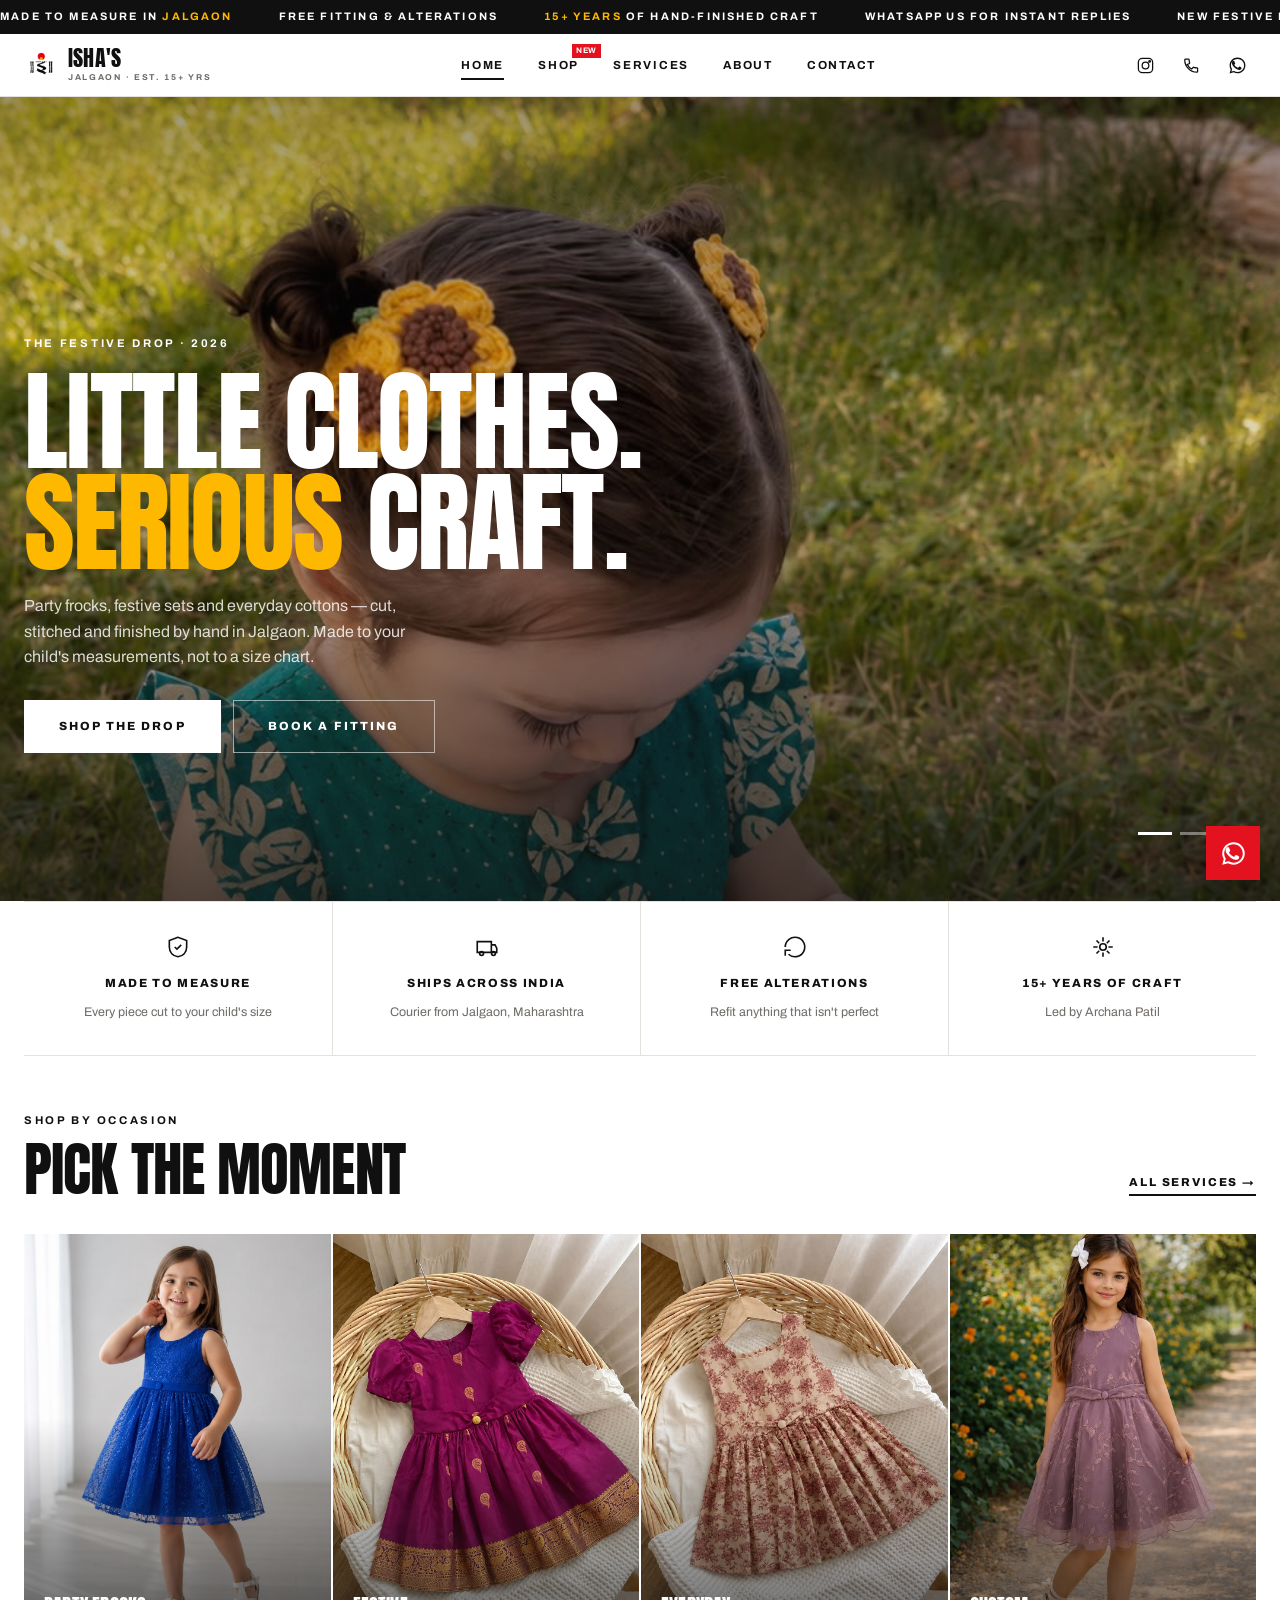
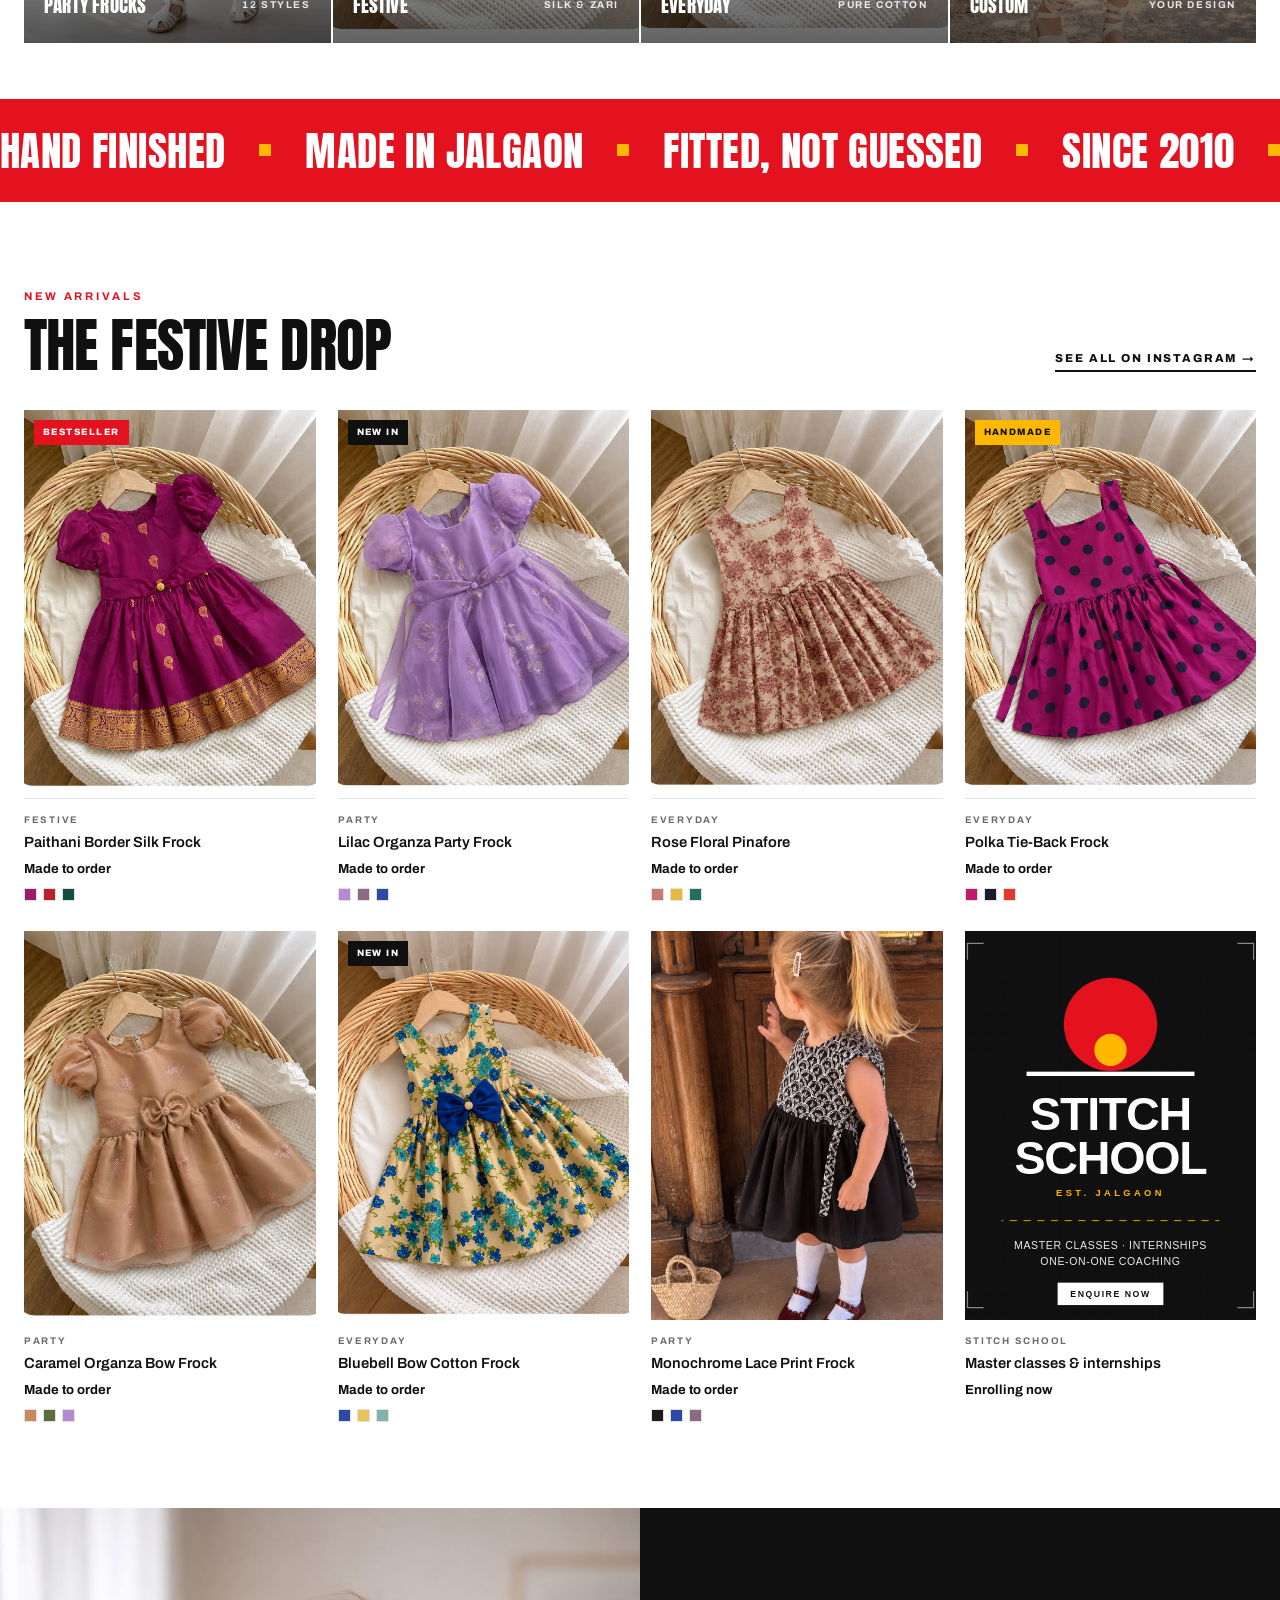
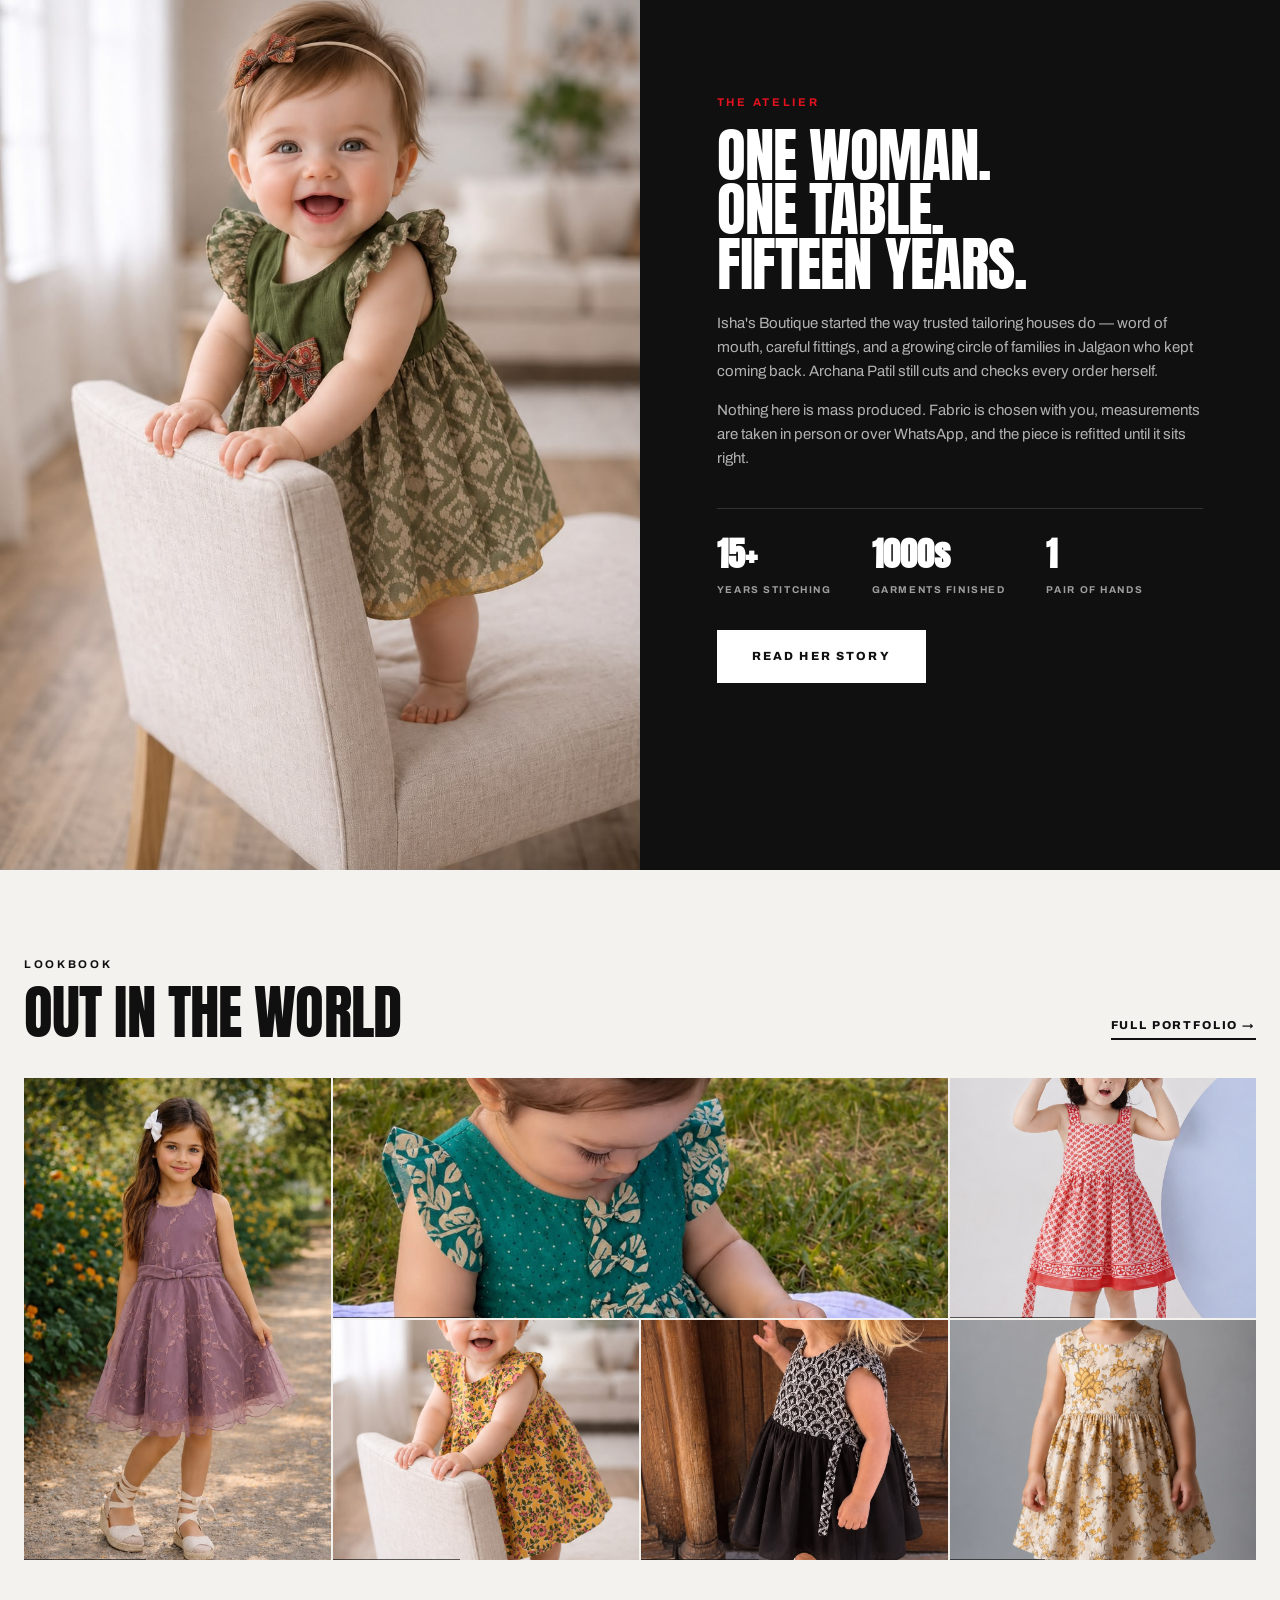
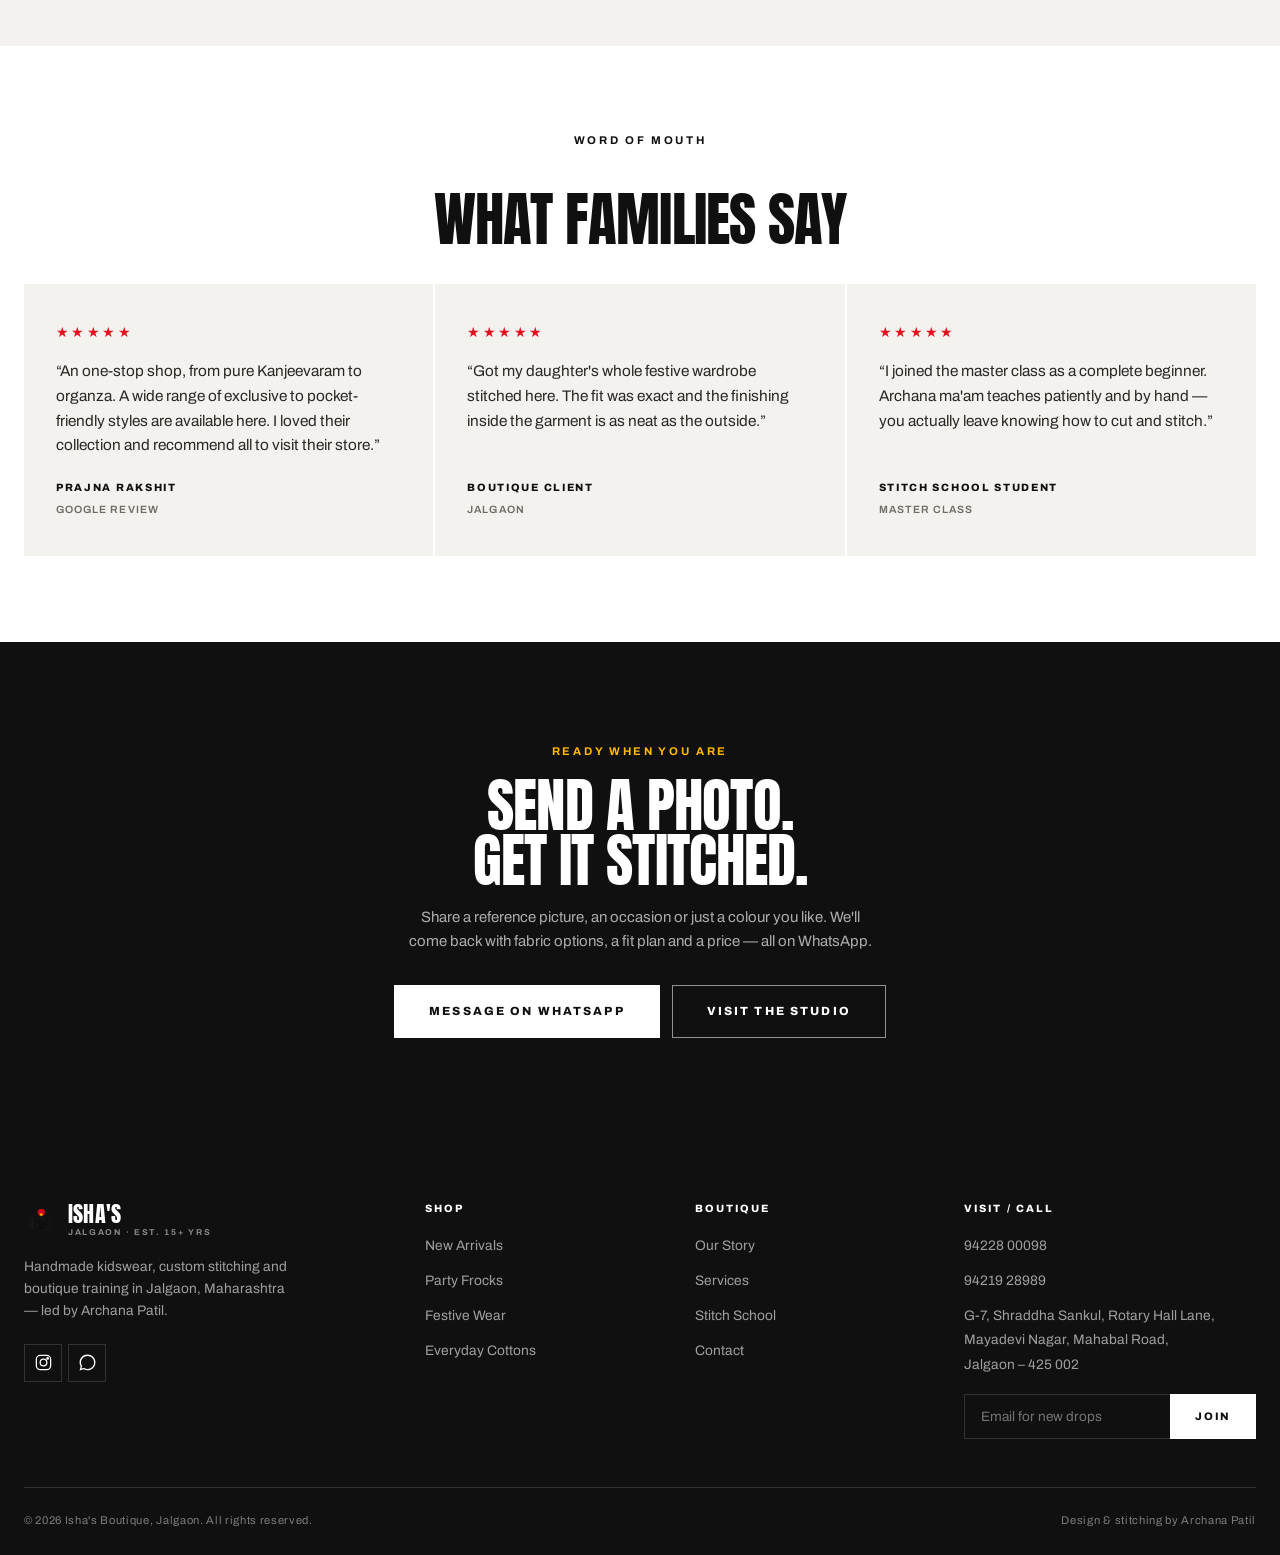
<file: isha-boutique/index.html>
<!doctype html>
<html lang="en">
<head>
<meta charset="UTF-8">
<meta name="viewport" content="width=device-width, initial-scale=1.0">
<title>Isha's Boutique &mdash; Handmade Kidswear &amp; Custom Stitching, Jalgaon</title>
<meta name="description" content="Isha's Boutique, Jalgaon - handmade party frocks, festive kidswear and custom stitching. 15+ years of craft led by Archana Patil. Made to measure, finished by hand.">
<link rel="icon" type="image/png" href="assets/images/logo-mark-transparent.png">
<link rel="preconnect" href="https://fonts.googleapis.com">
<link rel="preconnect" href="https://fonts.gstatic.com" crossorigin>
<link rel="stylesheet" href="assets/css/styles.css">
<script>document.documentElement.classList.add('js');</script>
</head>
<body>

<!-- ANNOUNCEMENT TICKER -->
<div class="announce">
  <div class="marquee">
    <div class="marquee-track">
      <span>Made to measure in <b>Jalgaon</b></span>
      <span>Free fitting &amp; alterations</span>
      <span><b>15+ years</b> of hand-finished craft</span>
      <span>WhatsApp us for instant replies</span>
      <span>New festive drop is live</span>
    </div>
  </div>
</div>

<header class="site-header">
  <div class="wrap">
    <a href="index.html" class="brand">
      <span class="brand-badge"><img src="assets/images/logo-mark-transparent.png" alt="Isha's Boutique emblem"></span>
      <span class="brand-word">Isha's<small>Jalgaon &middot; Est. 15+ Yrs</small></span>
    </a>
    <nav class="nav-links" id="nav-links">
      <a href="index.html" class="active">Home</a>
      <a href="index.html#shop">Shop<span class="flag">New</span></a>
      <a href="services.html">Services</a>
      <a href="about.html">About</a>
      <a href="contact.html">Contact</a>
    </nav>
    <div class="header-actions">
      <a class="icon-link desktop-only" href="https://www.instagram.com/ishasboutique01/" target="_blank" rel="noopener" aria-label="Isha's Boutique on Instagram">
        <svg viewBox="0 0 24 24" fill="none" stroke="currentColor" stroke-width="1.6"><rect x="3" y="3" width="18" height="18" rx="5"/><circle cx="12" cy="12" r="4.2"/><circle cx="17.2" cy="6.8" r="1"/></svg>
      </a>
      <a class="icon-link" href="tel:+919422800098" aria-label="Call the boutique">
        <svg viewBox="0 0 24 24" fill="none" stroke="currentColor" stroke-width="1.6"><path d="M6.6 10.8c1.2 2.4 3.2 4.4 5.6 5.6l1.9-1.9c.3-.3.7-.4 1.1-.2 1.1.4 2.3.6 3.5.6.6 0 1 .4 1 1V19.5c0 .6-.4 1-1 1C10.6 20.5 3.5 13.4 3.5 4.9c0-.6.4-1 1-1H8c.6 0 1 .4 1 1 0 1.2.2 2.4.6 3.5.1.4 0 .8-.2 1.1L6.6 10.8z"/></svg>
      </a>
      <a class="icon-link" href="https://wa.me/919422800098?text=Hi%20Isha's%20Boutique!%20I'd%20love%20to%20know%20more%20about%20your%20collection." target="_blank" rel="noopener" aria-label="Chat on WhatsApp">
        <svg viewBox="0 0 24 24" fill="currentColor"><path d="M12.004 2.003c-5.514 0-9.997 4.483-9.997 9.997 0 1.762.462 3.482 1.34 4.997L2 22l5.126-1.34a9.958 9.958 0 0 0 4.878 1.24h.004c5.514 0 9.997-4.483 9.997-9.997 0-2.67-1.04-5.18-2.928-7.07A9.929 9.929 0 0 0 12.004 2.003zm0 18.14h-.003a8.29 8.29 0 0 1-4.226-1.155l-.303-.18-3.14.82.84-3.06-.198-.314A8.263 8.263 0 0 1 3.72 12c0-4.577 3.726-8.303 8.288-8.303 2.214 0 4.294.863 5.86 2.43a8.234 8.234 0 0 1 2.428 5.867c-.004 4.578-3.73 8.304-8.292 8.149zm4.468-5.761c-.297-.149-1.758-.867-2.03-.967-.273-.099-.471-.148-.67.15-.197.297-.767.966-.94 1.164-.173.199-.347.223-.644.075-.297-.15-1.255-.463-2.39-1.475-.883-.788-1.48-1.761-1.653-2.059-.173-.297-.018-.458.13-.606.134-.133.298-.347.446-.52.149-.174.198-.298.298-.497.099-.198.05-.371-.025-.52-.075-.149-.669-1.612-.916-2.207-.242-.579-.487-.5-.669-.51-.173-.008-.371-.01-.57-.01-.198 0-.52.074-.792.372-.272.297-1.04 1.016-1.04 2.479 0 1.462 1.065 2.875 1.213 3.074.149.198 2.096 3.2 5.077 4.487.709.306 1.262.489 1.694.625.712.227 1.36.195 1.872.118.571-.085 1.758-.719 2.006-1.413.248-.694.248-1.288.173-1.412-.074-.124-.272-.198-.57-.347z"/></svg>
      </a>
      <button class="nav-toggle" id="nav-toggle" aria-label="Toggle menu" aria-expanded="false" aria-controls="nav-links">
        <svg viewBox="0 0 24 24" fill="none" stroke="currentColor" stroke-width="1.8"><path d="M3 7h18M3 12h18M3 17h18"/></svg>
      </button>
    </div>
  </div>
</header>

<main>

  <!-- HERO -->
  <section class="hero">
    <div class="hero-slides" data-interval="5200">
      <div class="hero-slide is-active"><img src="assets/images/model-8.jpg" alt="Child in a teal block-print frock outdoors"></div>
      <div class="hero-slide"><img src="assets/images/model-6.jpg" alt="Child in a red brocade party frock"></div>
      <div class="hero-slide"><img src="assets/images/model-4.jpg" alt="Child in a royal blue lace party frock"></div>
    </div>
    <div class="hero-content wrap">
      <span class="eyebrow">The Festive Drop &middot; 2026</span>
      <h1>Little Clothes.<br><em>Serious</em> Craft.</h1>
      <p class="lede">Party frocks, festive sets and everyday cottons &mdash; cut, stitched and finished by hand in Jalgaon. Made to your child's measurements, not to a size chart.</p>
      <div class="hero-cta">
        <a href="#shop" class="btn btn-light">Shop the Drop</a>
        <a href="https://wa.me/919422800098?text=Hi%20Isha's%20Boutique!%20I%20would%20like%20to%20book%20a%20fitting." target="_blank" rel="noopener" class="btn btn-outline-light">Book a Fitting</a>
      </div>
    </div>
    <div class="hero-dots" aria-label="Slideshow navigation"></div>
  </section>

  <!-- TRUST STRIP -->
  <div class="wrap">
    <div class="trust">
      <div class="trust-item">
        <svg viewBox="0 0 24 24" fill="none" stroke="currentColor" stroke-width="1.5"><path d="M12 3 4 6v6c0 5 3.4 8.3 8 9 4.6-.7 8-4 8-9V6l-8-3z"/><path d="m9 12 2 2 4-4"/></svg>
        <b>Made to Measure</b>
        <span>Every piece cut to your child's size</span>
      </div>
      <div class="trust-item">
        <svg viewBox="0 0 24 24" fill="none" stroke="currentColor" stroke-width="1.5"><path d="M3 7h13v10H3zM16 10h3.4l1.6 3v4h-5z"/><circle cx="7" cy="18" r="1.8"/><circle cx="18" cy="18" r="1.8"/></svg>
        <b>Ships Across India</b>
        <span>Courier from Jalgaon, Maharashtra</span>
      </div>
      <div class="trust-item">
        <svg viewBox="0 0 24 24" fill="none" stroke="currentColor" stroke-width="1.5"><path d="M3 12a9 9 0 1 1 3 6.7"/><path d="M3 20v-5h5"/></svg>
        <b>Free Alterations</b>
        <span>Refit anything that isn't perfect</span>
      </div>
      <div class="trust-item">
        <svg viewBox="0 0 24 24" fill="none" stroke="currentColor" stroke-width="1.5"><path d="M12 3v4M12 17v4M3 12h4M17 12h4M6 6l2.5 2.5M15.5 15.5 18 18M18 6l-2.5 2.5M8.5 15.5 6 18"/><circle cx="12" cy="12" r="3"/></svg>
        <b>15+ Years of Craft</b>
        <span>Led by Archana Patil</span>
      </div>
    </div>
  </div>

  <!-- CATEGORY TILES -->
  <section class="tight">
    <div class="wrap">
      <div class="section-head">
        <div>
          <span class="eyebrow">Shop by Occasion</span>
          <h2>Pick the Moment</h2>
        </div>
        <a href="services.html" class="link-more">All services &rarr;</a>
      </div>
      <div class="tiles reveal">
        <a href="#shop" class="tile">
          <img src="assets/images/model-4.jpg" alt="Party frocks">
          <span class="tile-label"><b>Party Frocks</b><span>12 styles</span></span>
        </a>
        <a href="#shop" class="tile">
          <img src="assets/images/flat-4.jpg" alt="Festive and traditional wear">
          <span class="tile-label"><b>Festive</b><span>Silk &amp; zari</span></span>
        </a>
        <a href="#shop" class="tile">
          <img src="assets/images/flat-2.jpg" alt="Everyday cotton dresses">
          <span class="tile-label"><b>Everyday</b><span>Pure cotton</span></span>
        </a>
        <a href="services.html#stitching" class="tile">
          <img src="assets/images/model-2.jpg" alt="Custom stitching">
          <span class="tile-label"><b>Custom</b><span>Your design</span></span>
        </a>
      </div>
    </div>
  </section>

  <!-- MARQUEE BAND -->
  <div class="marquee-band">
    <div class="marquee">
      <div class="marquee-track">
        <span>Hand Finished<i class="dot"></i></span>
        <span>Made in Jalgaon<i class="dot"></i></span>
        <span>Fitted, Not Guessed<i class="dot"></i></span>
        <span>Since 2010<i class="dot"></i></span>
      </div>
    </div>
  </div>

  <!-- PRODUCT GRID -->
  <section id="shop">
    <div class="wrap">
      <div class="section-head">
        <div>
          <span class="eyebrow accent">New Arrivals</span>
          <h2>The Festive Drop</h2>
        </div>
        <a href="https://www.instagram.com/ishasboutique01/" target="_blank" rel="noopener" class="link-more">See all on Instagram &rarr;</a>
      </div>

      <div class="product-grid reveal">

        <article class="product">
          <a href="#" class="product-media" data-enquire="Paithani Border Silk Frock">
            <span class="badge hot">Bestseller</span>
            <img class="img-main" src="assets/images/flat-4.jpg" alt="Magenta silk frock with gold paithani border">
            <img class="img-alt" src="assets/images/model-6.jpg" alt="Child wearing a festive brocade frock">
            <span class="quick">Enquire on WhatsApp</span>
          </a>
          <div class="product-meta">
            <span class="cat">Festive</span>
            <h3>Paithani Border Silk Frock</h3>
            <p class="price">Made to order</p>
            <div class="swatches" aria-hidden="true"><i style="background:#9C1B67"></i><i style="background:#B8232B"></i><i style="background:#134E45"></i></div>
          </div>
        </article>

        <article class="product">
          <a href="#" class="product-media" data-enquire="Lilac Organza Party Frock">
            <span class="badge">New In</span>
            <img class="img-main" src="assets/images/flat-1.jpg" alt="Lilac organza frock with embroidered leaves">
            <img class="img-alt" src="assets/images/model-2.jpg" alt="Child wearing an embroidered organza frock">
            <span class="quick">Enquire on WhatsApp</span>
          </a>
          <div class="product-meta">
            <span class="cat">Party</span>
            <h3>Lilac Organza Party Frock</h3>
            <p class="price">Made to order</p>
            <div class="swatches" aria-hidden="true"><i style="background:#B389D4"></i><i style="background:#8E6A82"></i><i style="background:#2C49A8"></i></div>
          </div>
        </article>

        <article class="product">
          <a href="#" class="product-media" data-enquire="Rose Floral Pinafore">
            <img class="img-main" src="assets/images/flat-2.jpg" alt="Rose floral cotton pinafore dress">
            <img class="img-alt" src="assets/images/model-1.jpg" alt="Child wearing a floral cotton dress">
            <span class="quick">Enquire on WhatsApp</span>
          </a>
          <div class="product-meta">
            <span class="cat">Everyday</span>
            <h3>Rose Floral Pinafore</h3>
            <p class="price">Made to order</p>
            <div class="swatches" aria-hidden="true"><i style="background:#C87A72"></i><i style="background:#E5B93C"></i><i style="background:#1F6F63"></i></div>
          </div>
        </article>

        <article class="product">
          <a href="#" class="product-media" data-enquire="Polka Tie-Back Frock">
            <span class="badge gold">Handmade</span>
            <img class="img-main" src="assets/images/flat-3.jpg" alt="Magenta polka dot tie-back frock">
            <img class="img-alt" src="assets/images/model-7.jpg" alt="Child wearing a printed cotton frock">
            <span class="quick">Enquire on WhatsApp</span>
          </a>
          <div class="product-meta">
            <span class="cat">Everyday</span>
            <h3>Polka Tie-Back Frock</h3>
            <p class="price">Made to order</p>
            <div class="swatches" aria-hidden="true"><i style="background:#C2186F"></i><i style="background:#1B1B2E"></i><i style="background:#E03A2F"></i></div>
          </div>
        </article>

        <article class="product">
          <a href="#" class="product-media" data-enquire="Caramel Organza Bow Frock">
            <img class="img-main" src="assets/images/flat-6.jpg" alt="Caramel organza frock with a bow">
            <img class="img-alt" src="assets/images/model-9.jpg" alt="Child wearing a bow-front frock">
            <span class="quick">Enquire on WhatsApp</span>
          </a>
          <div class="product-meta">
            <span class="cat">Party</span>
            <h3>Caramel Organza Bow Frock</h3>
            <p class="price">Made to order</p>
            <div class="swatches" aria-hidden="true"><i style="background:#C9885F"></i><i style="background:#5E6B3F"></i><i style="background:#B389D4"></i></div>
          </div>
        </article>

        <article class="product">
          <a href="#" class="product-media" data-enquire="Bluebell Bow Cotton Frock">
            <span class="badge">New In</span>
            <img class="img-main" src="assets/images/flat-5.jpg" alt="Cream frock with blue floral print and bow">
            <img class="img-alt" src="assets/images/model-5.jpg" alt="Toddler wearing a floral cotton dress">
            <span class="quick">Enquire on WhatsApp</span>
          </a>
          <div class="product-meta">
            <span class="cat">Everyday</span>
            <h3>Bluebell Bow Cotton Frock</h3>
            <p class="price">Made to order</p>
            <div class="swatches" aria-hidden="true"><i style="background:#2C49A8"></i><i style="background:#E8C35A"></i><i style="background:#7FB3A8"></i></div>
          </div>
        </article>

        <article class="product">
          <a href="#" class="product-media" data-enquire="Monochrome Lace Print Frock">
            <img class="img-main" src="assets/images/model-3.jpg" alt="Child in a black and white lace-print frock">
            <img class="img-alt" src="assets/images/model-4.jpg" alt="Child in a royal blue lace frock">
            <span class="quick">Enquire on WhatsApp</span>
          </a>
          <div class="product-meta">
            <span class="cat">Party</span>
            <h3>Monochrome Lace Print Frock</h3>
            <p class="price">Made to order</p>
            <div class="swatches" aria-hidden="true"><i style="background:#1B1B1B"></i><i style="background:#2C49A8"></i><i style="background:#8E6A82"></i></div>
          </div>
        </article>

        <!-- promo tile: designed in-house, not a photograph -->
        <article class="product">
          <a href="services.html#learn" class="product-media">
            <img class="img-main" src="assets/images/campaign-tile.svg" alt="Stitch School: master classes, internships and one-on-one coaching at Isha's Boutique">
            <img class="img-alt" src="assets/images/campaign-tile.svg" alt="">
            <span class="quick">Learn the craft &rarr;</span>
          </a>
          <div class="product-meta">
            <span class="cat">Stitch School</span>
            <h3>Master classes &amp; internships</h3>
            <p class="price">Enrolling now</p>
          </div>
        </article>

      </div>
    </div>
  </section>

  <!-- EDITORIAL SPLIT -->
  <section class="bleed" style="padding:0;">
    <div class="editorial">
      <div class="editorial-media">
        <img src="assets/images/model-9.jpg" alt="Child in an olive block-print frock">
      </div>
      <div class="editorial-copy on-ink reveal">
        <span class="eyebrow accent">The Atelier</span>
        <h2>One Woman.<br>One Table.<br>Fifteen Years.</h2>
        <p>Isha's Boutique started the way trusted tailoring houses do &mdash; word of mouth, careful fittings, and a growing circle of families in Jalgaon who kept coming back. Archana Patil still cuts and checks every order herself.</p>
        <p>Nothing here is mass produced. Fabric is chosen with you, measurements are taken in person or over WhatsApp, and the piece is refitted until it sits right.</p>
        <div class="stat-row">
          <div class="stat"><b>15+</b><span>Years stitching</span></div>
          <div class="stat"><b>1000s</b><span>Garments finished</span></div>
          <div class="stat"><b>1</b><span>Pair of hands</span></div>
        </div>
        <a href="about.html" class="btn btn-light">Read Her Story</a>
      </div>
    </div>
  </section>

  <!-- LOOKBOOK MOSAIC -->
  <section class="bg-smoke">
    <div class="wrap">
      <div class="section-head">
        <div>
          <span class="eyebrow">Lookbook</span>
          <h2>Out in the World</h2>
        </div>
        <a href="services.html#portfolio" class="link-more">Full portfolio &rarr;</a>
      </div>
      <div class="mosaic reveal">
        <a href="services.html#portfolio" class="tall">
          <img src="assets/images/model-2.jpg" alt="Child in a mauve embroidered frock in a garden">
          <span class="cap">Garden Party</span>
        </a>
        <a href="services.html#portfolio" class="wide">
          <img src="assets/images/model-8.jpg" alt="Baby in a teal block-print set on the grass">
          <span class="cap">Block Print Set</span>
        </a>
        <a href="services.html#portfolio">
          <img src="assets/images/model-7.jpg" alt="Child in a red block-print dress with a straw hat">
          <span class="cap">Summer Cottons</span>
        </a>
        <a href="services.html#portfolio">
          <img src="assets/images/model-1.jpg" alt="Baby in a yellow floral dress">
          <span class="cap">First Birthday</span>
        </a>
        <a href="services.html#portfolio">
          <img src="assets/images/model-3.jpg" alt="Child in a monochrome print dress at a wooden door">
          <span class="cap">Monochrome</span>
        </a>
        <a href="services.html#portfolio">
          <img src="assets/images/model-5.jpg" alt="Toddler in a yellow floral dress in the studio">
          <span class="cap">Studio Fit</span>
        </a>
      </div>
    </div>
  </section>

  <!-- REVIEWS -->
  <section>
    <div class="wrap">
      <div class="section-head center">
        <span class="eyebrow">Word of Mouth</span>
        <h2>What Families Say</h2>
      </div>
      <div class="reviews reveal">
        <div class="review">
          <div class="stars" aria-label="5 out of 5">&#9733;&#9733;&#9733;&#9733;&#9733;</div>
          <p>&ldquo;An one-stop shop, from pure Kanjeevaram to organza. A wide range of exclusive to pocket-friendly styles are available here. I loved their collection and recommend all to visit their store.&rdquo;</p>
          <div class="who">Prajna Rakshit<span>Google Review</span></div>
        </div>
        <div class="review">
          <div class="stars" aria-label="5 out of 5">&#9733;&#9733;&#9733;&#9733;&#9733;</div>
          <p>&ldquo;Got my daughter's whole festive wardrobe stitched here. The fit was exact and the finishing inside the garment is as neat as the outside.&rdquo;</p>
          <div class="who">Boutique Client<span>Jalgaon</span></div>
        </div>
        <div class="review">
          <div class="stars" aria-label="5 out of 5">&#9733;&#9733;&#9733;&#9733;&#9733;</div>
          <p>&ldquo;I joined the master class as a complete beginner. Archana ma'am teaches patiently and by hand &mdash; you actually leave knowing how to cut and stitch.&rdquo;</p>
          <div class="who">Stitch School Student<span>Master Class</span></div>
        </div>
      </div>
    </div>
  </section>

  <!-- CTA BAND -->
  <section class="cta-band">
    <div class="wrap">
      <span class="eyebrow" style="color:var(--accent-2)">Ready When You Are</span>
      <h2 style="margin-top:16px;">Send a Photo.<br>Get It Stitched.</h2>
      <p>Share a reference picture, an occasion or just a colour you like. We'll come back with fabric options, a fit plan and a price &mdash; all on WhatsApp.</p>
      <div class="hero-cta">
        <a href="https://wa.me/919422800098?text=Hi%20Isha's%20Boutique!%20I%20have%20a%20design%20in%20mind%20and%20want%20to%20discuss%20it." target="_blank" rel="noopener" class="btn btn-light">Message on WhatsApp</a>
        <a href="contact.html" class="btn btn-outline-light">Visit the Studio</a>
      </div>
    </div>
  </section>

</main>

<footer class="site-footer">
  <div class="wrap">
    <div class="footer-grid">
      <div class="footer-brand">
        <a href="index.html" class="brand">
          <span class="brand-badge"><img src="assets/images/logo-mark-transparent.png" alt="Isha's Boutique emblem"></span>
          <span class="brand-word">Isha's<small>Jalgaon &middot; Est. 15+ Yrs</small></span>
        </a>
        <p>Handmade kidswear, custom stitching and boutique training in Jalgaon, Maharashtra &mdash; led by Archana Patil.</p>
        <div class="footer-social">
          <a class="icon-link" href="https://www.instagram.com/ishasboutique01/" target="_blank" rel="noopener" aria-label="Instagram">
            <svg viewBox="0 0 24 24" fill="none" stroke="currentColor" stroke-width="1.6"><rect x="3" y="3" width="18" height="18" rx="5"/><circle cx="12" cy="12" r="4.2"/><circle cx="17.2" cy="6.8" r="1"/></svg>
          </a>
          <a class="icon-link" href="https://wa.me/919422800098" target="_blank" rel="noopener" aria-label="WhatsApp">
            <svg viewBox="0 0 24 24" fill="currentColor"><path d="M12.004 2.003c-5.514 0-9.997 4.483-9.997 9.997 0 1.762.462 3.482 1.34 4.997L2 22l5.126-1.34a9.958 9.958 0 0 0 4.878 1.24h.004c5.514 0 9.997-4.483 9.997-9.997 0-2.67-1.04-5.18-2.928-7.07A9.929 9.929 0 0 0 12.004 2.003zm0 18.14h-.003a8.29 8.29 0 0 1-4.226-1.155l-.303-.18-3.14.82.84-3.06-.198-.314A8.263 8.263 0 0 1 3.72 12c0-4.577 3.726-8.303 8.288-8.303 2.214 0 4.294.863 5.86 2.43a8.234 8.234 0 0 1 2.428 5.867c-.004 4.578-3.73 8.304-8.292 8.149z"/></svg>
          </a>
        </div>
      </div>
      <div class="footer-col">
        <h4>Shop</h4>
        <ul>
          <li><a href="index.html#shop">New Arrivals</a></li>
          <li><a href="index.html#shop">Party Frocks</a></li>
          <li><a href="index.html#shop">Festive Wear</a></li>
          <li><a href="index.html#shop">Everyday Cottons</a></li>
        </ul>
      </div>
      <div class="footer-col">
        <h4>Boutique</h4>
        <ul>
          <li><a href="about.html">Our Story</a></li>
          <li><a href="services.html">Services</a></li>
          <li><a href="services.html#learn">Stitch School</a></li>
          <li><a href="contact.html">Contact</a></li>
        </ul>
      </div>
      <div class="footer-col">
        <h4>Visit / Call</h4>
        <ul>
          <li><a href="tel:+919422800098">94228 00098</a></li>
          <li><a href="tel:+919421928989">94219 28989</a></li>
          <li><a href="contact.html">G-7, Shraddha Sankul, Rotary Hall Lane,<br>Mayadevi Nagar, Mahabal Road,<br>Jalgaon &ndash; 425 002</a></li>
        </ul>
        <form id="newsletter-form" class="newsletter" novalidate>
          <input type="email" name="email" placeholder="Email for new drops" aria-label="Email address">
          <button type="submit">Join</button>
        </form>
      </div>
    </div>
    <div class="footer-bottom">
      <span>&copy; <span id="year"></span> Isha's Boutique, Jalgaon. All rights reserved.</span>
      <span>Design &amp; stitching by Archana Patil</span>
    </div>
  </div>
</footer>

<a class="wa-float" href="https://wa.me/919422800098?text=Hi%20Isha's%20Boutique!%20I'd%20love%20to%20know%20more%20about%20your%20collection." target="_blank" rel="noopener" aria-label="Chat with us on WhatsApp">
  <svg viewBox="0 0 24 24" fill="currentColor"><path d="M12.004 2.003c-5.514 0-9.997 4.483-9.997 9.997 0 1.762.462 3.482 1.34 4.997L2 22l5.126-1.34a9.958 9.958 0 0 0 4.878 1.24h.004c5.514 0 9.997-4.483 9.997-9.997 0-2.67-1.04-5.18-2.928-7.07A9.929 9.929 0 0 0 12.004 2.003zm0 18.14h-.003a8.29 8.29 0 0 1-4.226-1.155l-.303-.18-3.14.82.84-3.06-.198-.314A8.263 8.263 0 0 1 3.72 12c0-4.577 3.726-8.303 8.288-8.303 2.214 0 4.294.863 5.86 2.43a8.234 8.234 0 0 1 2.428 5.867c-.004 4.578-3.73 8.304-8.292 8.149zm4.468-5.761c-.297-.149-1.758-.867-2.03-.967-.273-.099-.471-.148-.67.15-.197.297-.767.966-.94 1.164-.173.199-.347.223-.644.075-.297-.15-1.255-.463-2.39-1.475-.883-.788-1.48-1.761-1.653-2.059-.173-.297-.018-.458.13-.606.134-.133.298-.347.446-.52.149-.174.198-.298.298-.497.099-.198.05-.371-.025-.52-.075-.149-.669-1.612-.916-2.207-.242-.579-.487-.5-.669-.51-.173-.008-.371-.01-.57-.01-.198 0-.52.074-.792.372-.272.297-1.04 1.016-1.04 2.479 0 1.462 1.065 2.875 1.213 3.074.149.198 2.096 3.2 5.077 4.487.709.306 1.262.489 1.694.625.712.227 1.36.195 1.872.118.571-.085 1.758-.719 2.006-1.413.248-.694.248-1.288.173-1.412-.074-.124-.272-.198-.57-.347z"/></svg>
</a>

<script src="assets/js/main.js"></script>
</body>
</html>
</file>
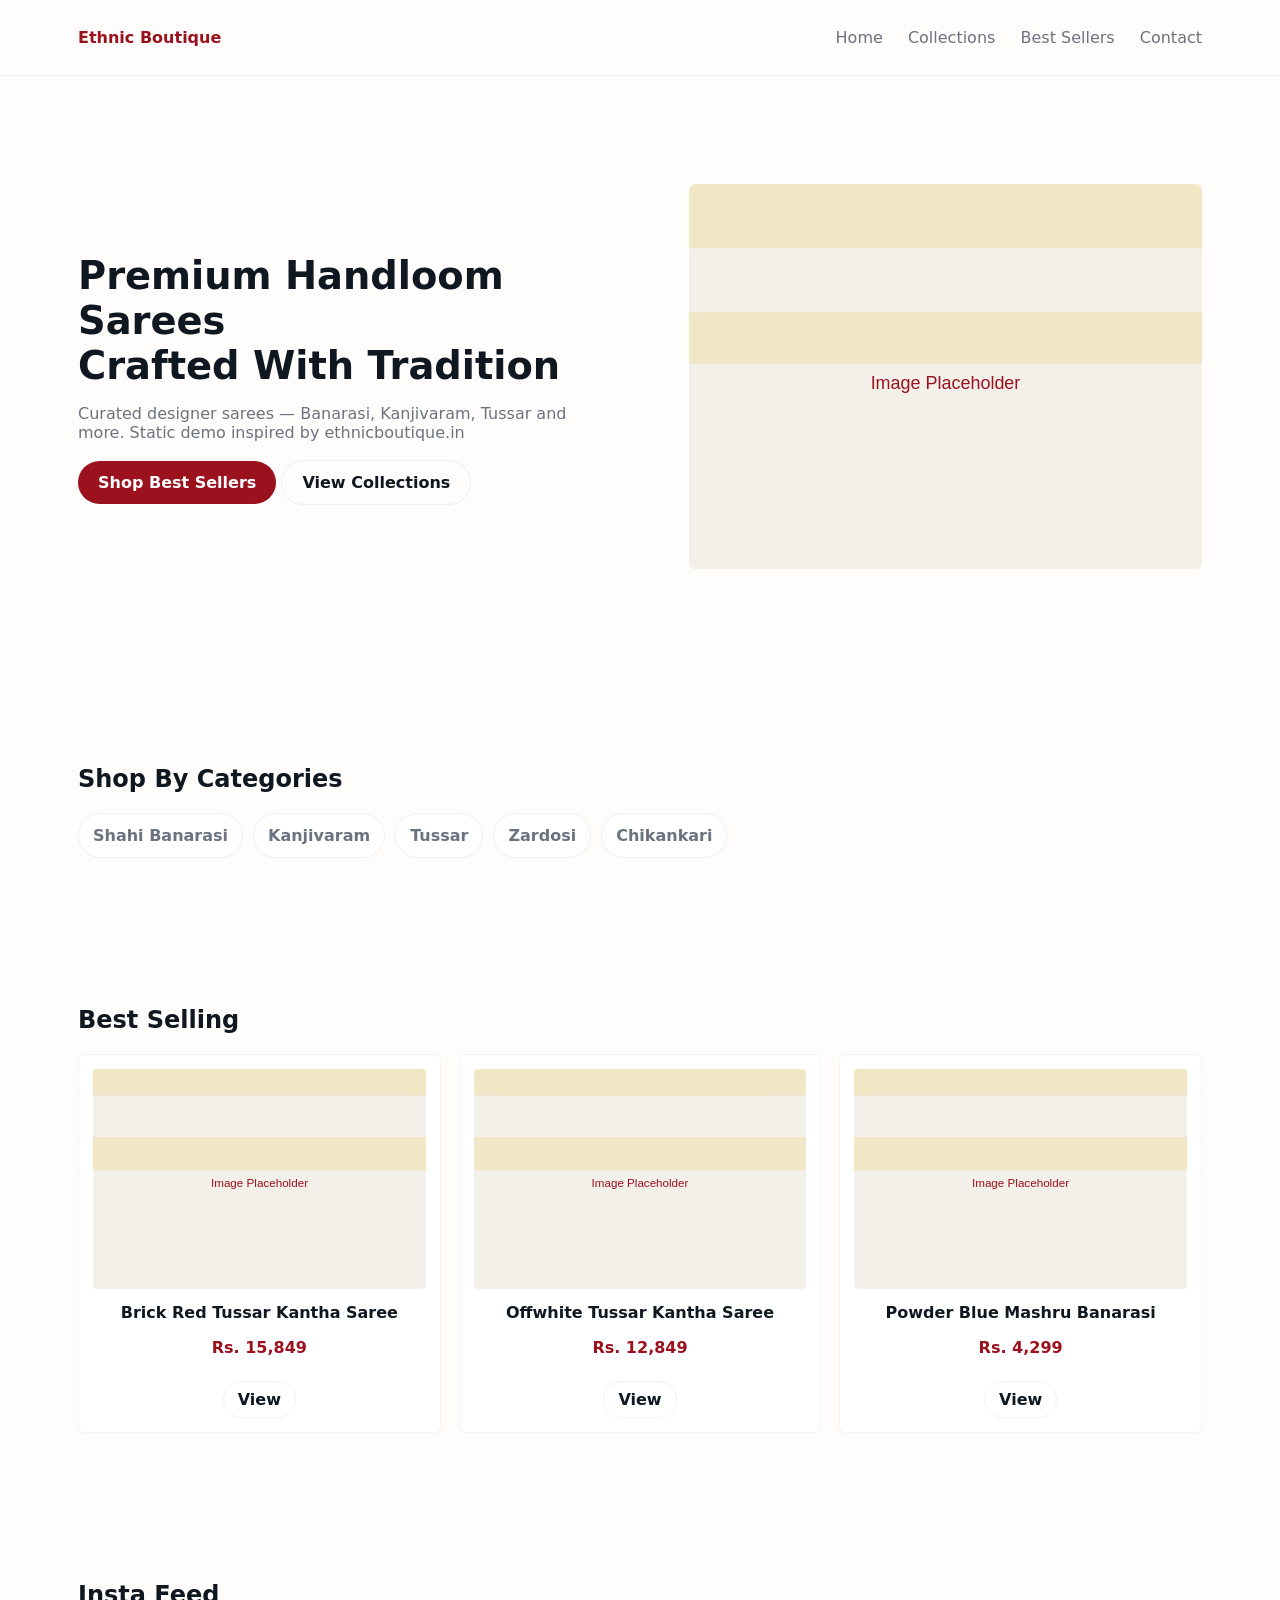
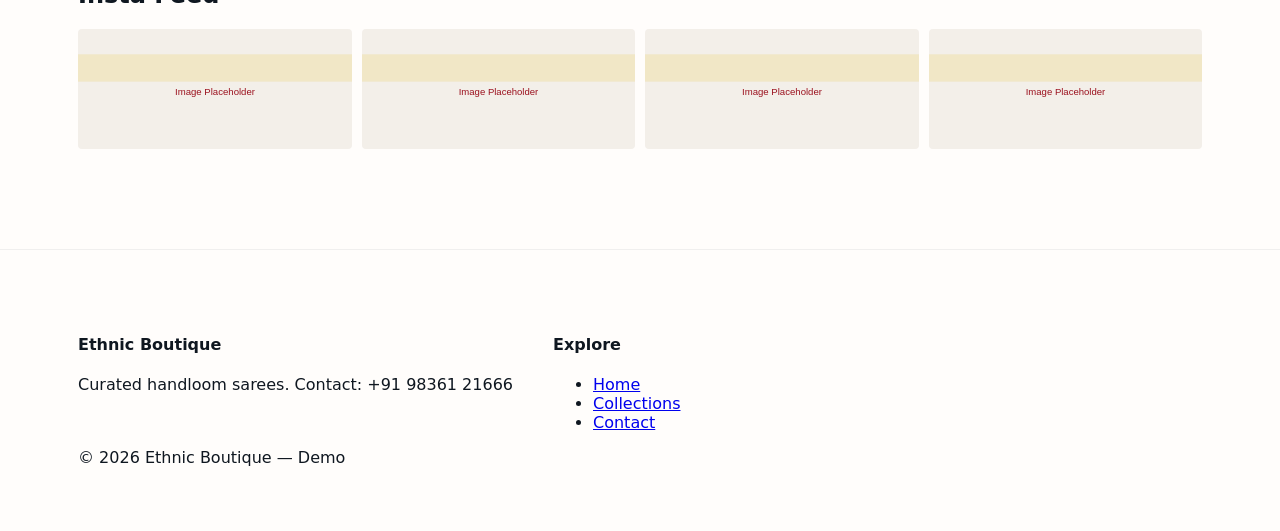
<file: isha-boutique/ethnic-clone/index.html>
<!doctype html>
<html lang="en">
<head>
  <meta charset="utf-8">
  <meta name="viewport" content="width=device-width,initial-scale=1">
  <title>Ethnic Boutique — Static Clone (Demo)</title>
  <link rel="stylesheet" href="assets/css/styles.css">
</head>
<body>
  <header class="site-header">
    <div class="wrap">
      <a class="brand" href="#">Ethnic Boutique</a>
      <nav class="nav-links">
        <a href="#">Home</a>
        <a href="#collections">Collections</a>
        <a href="#best">Best Sellers</a>
        <a href="#contact">Contact</a>
      </nav>
    </div>
  </header>

  <main>
    <section class="hero">
      <div class="wrap hero-grid">
        <div class="hero-copy">
          <h1>Premium Handloom Sarees<br><span class="sub">Crafted With Tradition</span></h1>
          <p class="lede">Curated designer sarees — Banarasi, Kanjivaram, Tussar and more. Static demo inspired by ethnicboutique.in</p>
          <div class="hero-cta">
            <a class="btn btn-primary" href="#best">Shop Best Sellers</a>
            <a class="btn btn-ghost" href="#collections">View Collections</a>
          </div>
        </div>
        <div class="hero-media">
          <img src="assets/images/placeholder.svg" alt="Saree"/>
        </div>
      </div>
    </section>

    <section id="collections" class="collections">
      <div class="wrap">
        <h2>Shop By Categories</h2>
        <div class="cats">
          <a class="cat">Shahi Banarasi</a>
          <a class="cat">Kanjivaram</a>
          <a class="cat">Tussar</a>
          <a class="cat">Zardosi</a>
          <a class="cat">Chikankari</a>
        </div>
      </div>
    </section>

    <section id="best" class="products">
      <div class="wrap">
        <h2>Best Selling</h2>
        <div class="grid">
          <article class="card">
            <img src="assets/images/placeholder.svg" alt="product">
            <h3>Brick Red Tussar Kantha Saree</h3>
            <p class="price">Rs. 15,849</p>
            <a class="btn btn-outline">View</a>
          </article>
          <article class="card">
            <img src="assets/images/placeholder.svg" alt="product">
            <h3>Offwhite Tussar Kantha Saree</h3>
            <p class="price">Rs. 12,849</p>
            <a class="btn btn-outline">View</a>
          </article>
          <article class="card">
            <img src="assets/images/placeholder.svg" alt="product">
            <h3>Powder Blue Mashru Banarasi</h3>
            <p class="price">Rs. 4,299</p>
            <a class="btn btn-outline">View</a>
          </article>
        </div>
      </div>
    </section>

    <section class="insta">
      <div class="wrap">
        <h2>Insta Feed</h2>
        <div class="insta-grid">
          <img src="assets/images/placeholder.svg" alt="insta">
          <img src="assets/images/placeholder.svg" alt="insta">
          <img src="assets/images/placeholder.svg" alt="insta">
          <img src="assets/images/placeholder.svg" alt="insta">
        </div>
      </div>
    </section>
  </main>

  <footer id="contact" class="site-footer">
    <div class="wrap">
      <div class="foot-grid">
        <div>
          <h4>Ethnic Boutique</h4>
          <p>Curated handloom sarees. Contact: +91 98361 21666</p>
        </div>
        <div>
          <h4>Explore</h4>
          <ul>
            <li><a href="#">Home</a></li>
            <li><a href="#">Collections</a></li>
            <li><a href="#">Contact</a></li>
          </ul>
        </div>
      </div>
      <div class="copyright">© 2026 Ethnic Boutique — Demo</div>
    </div>
  </footer>

</body>
</html>
</file>
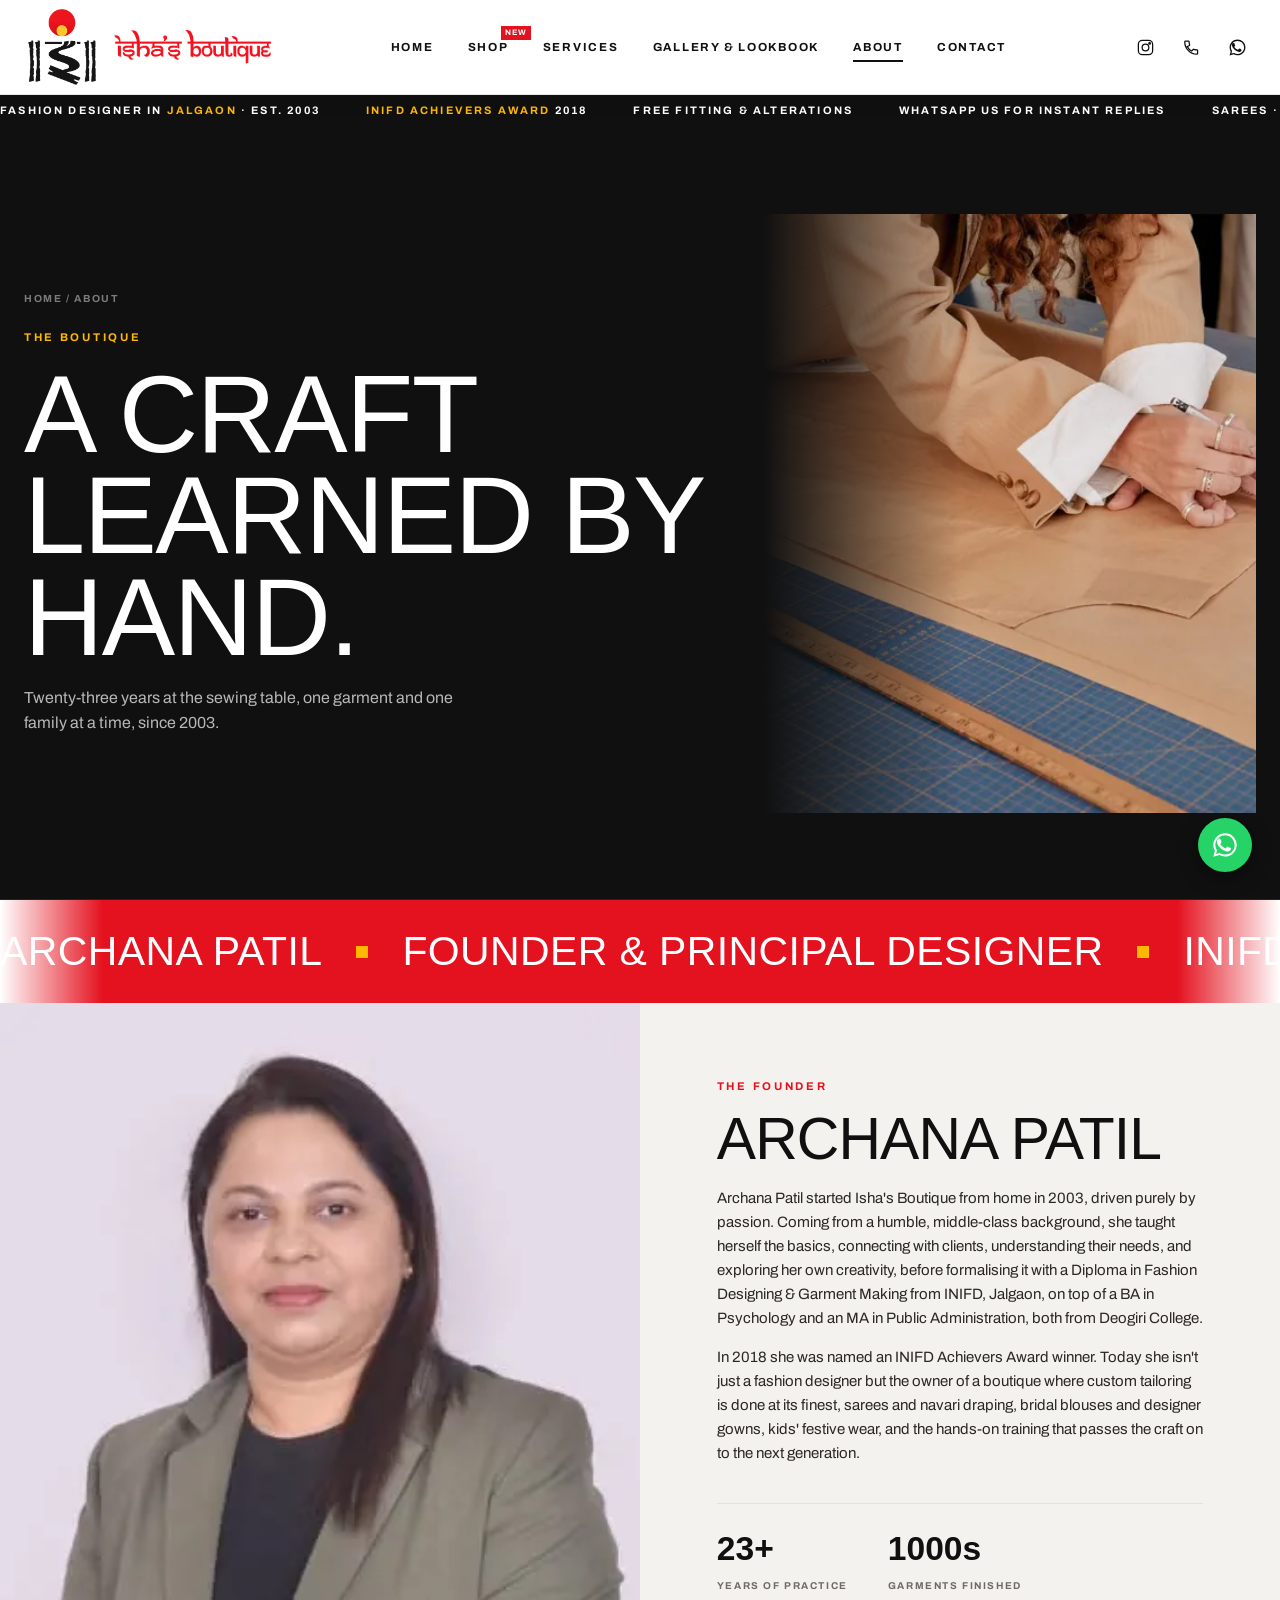
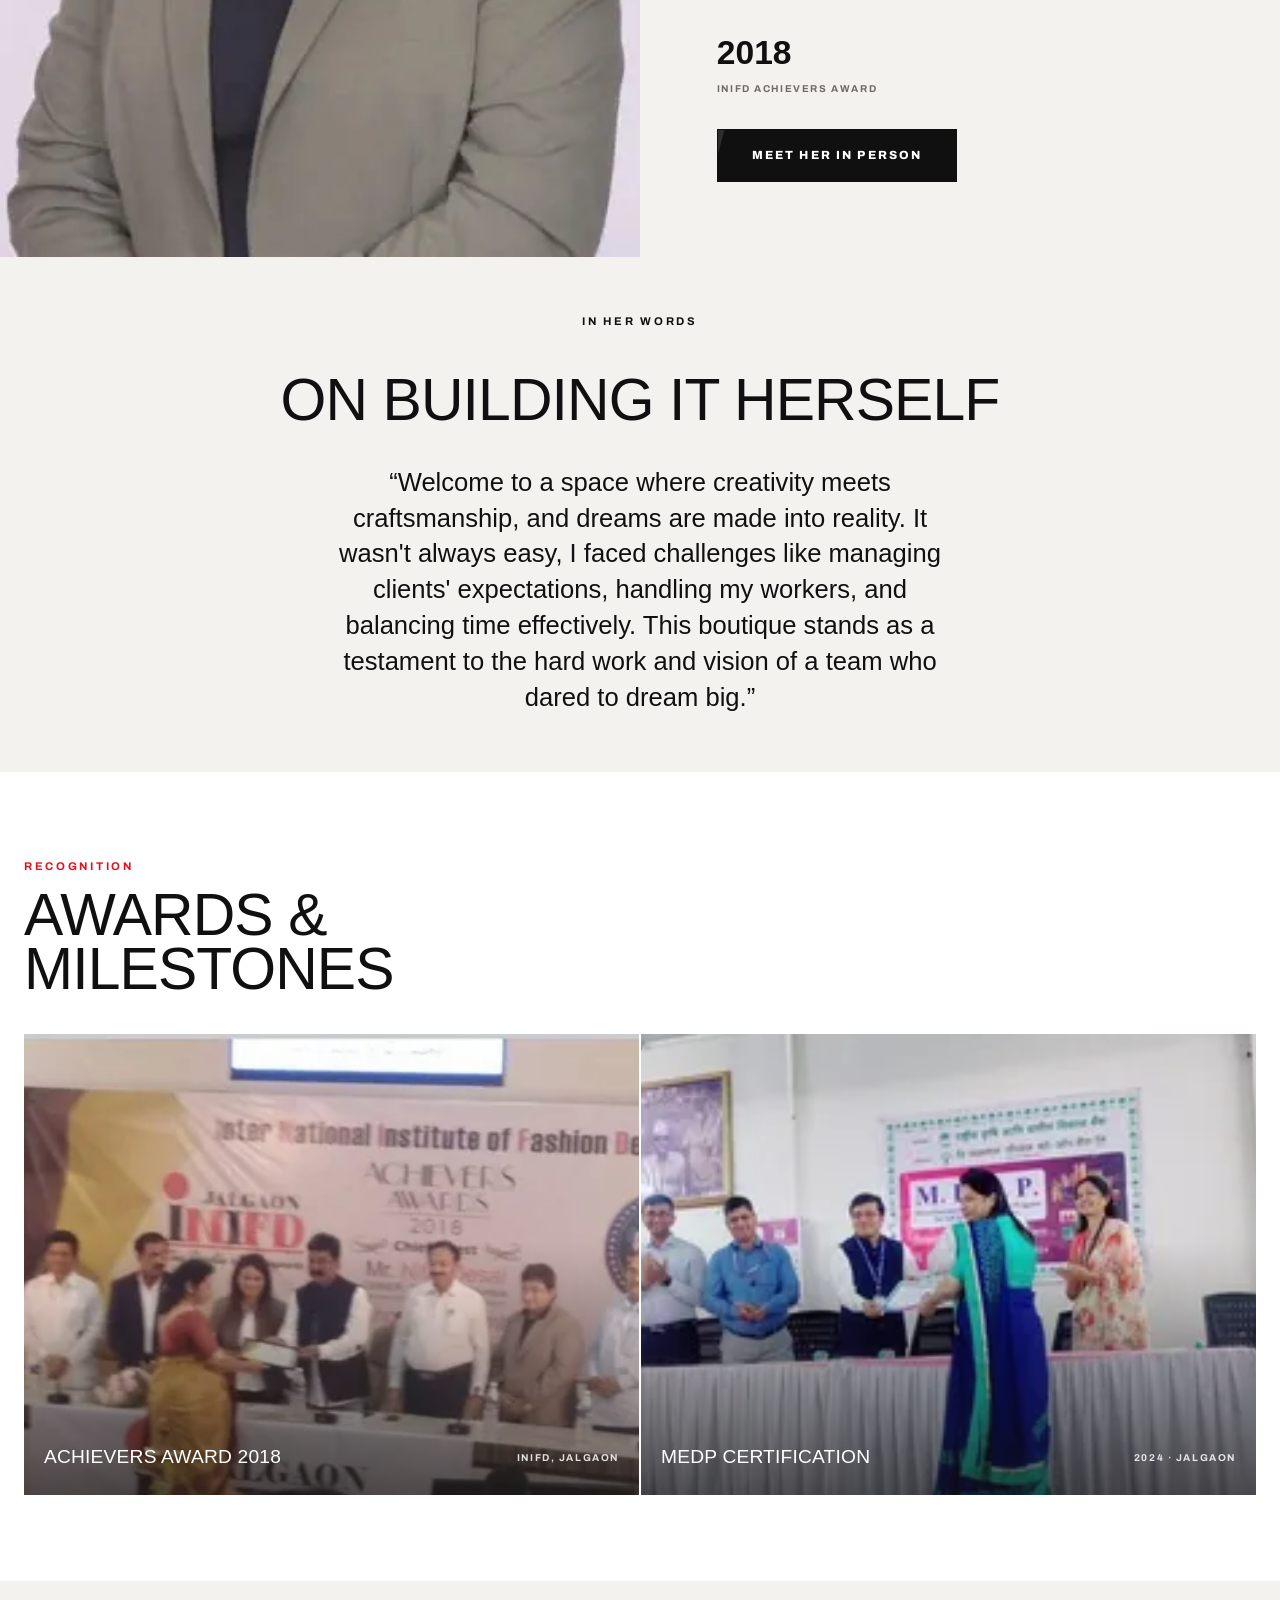
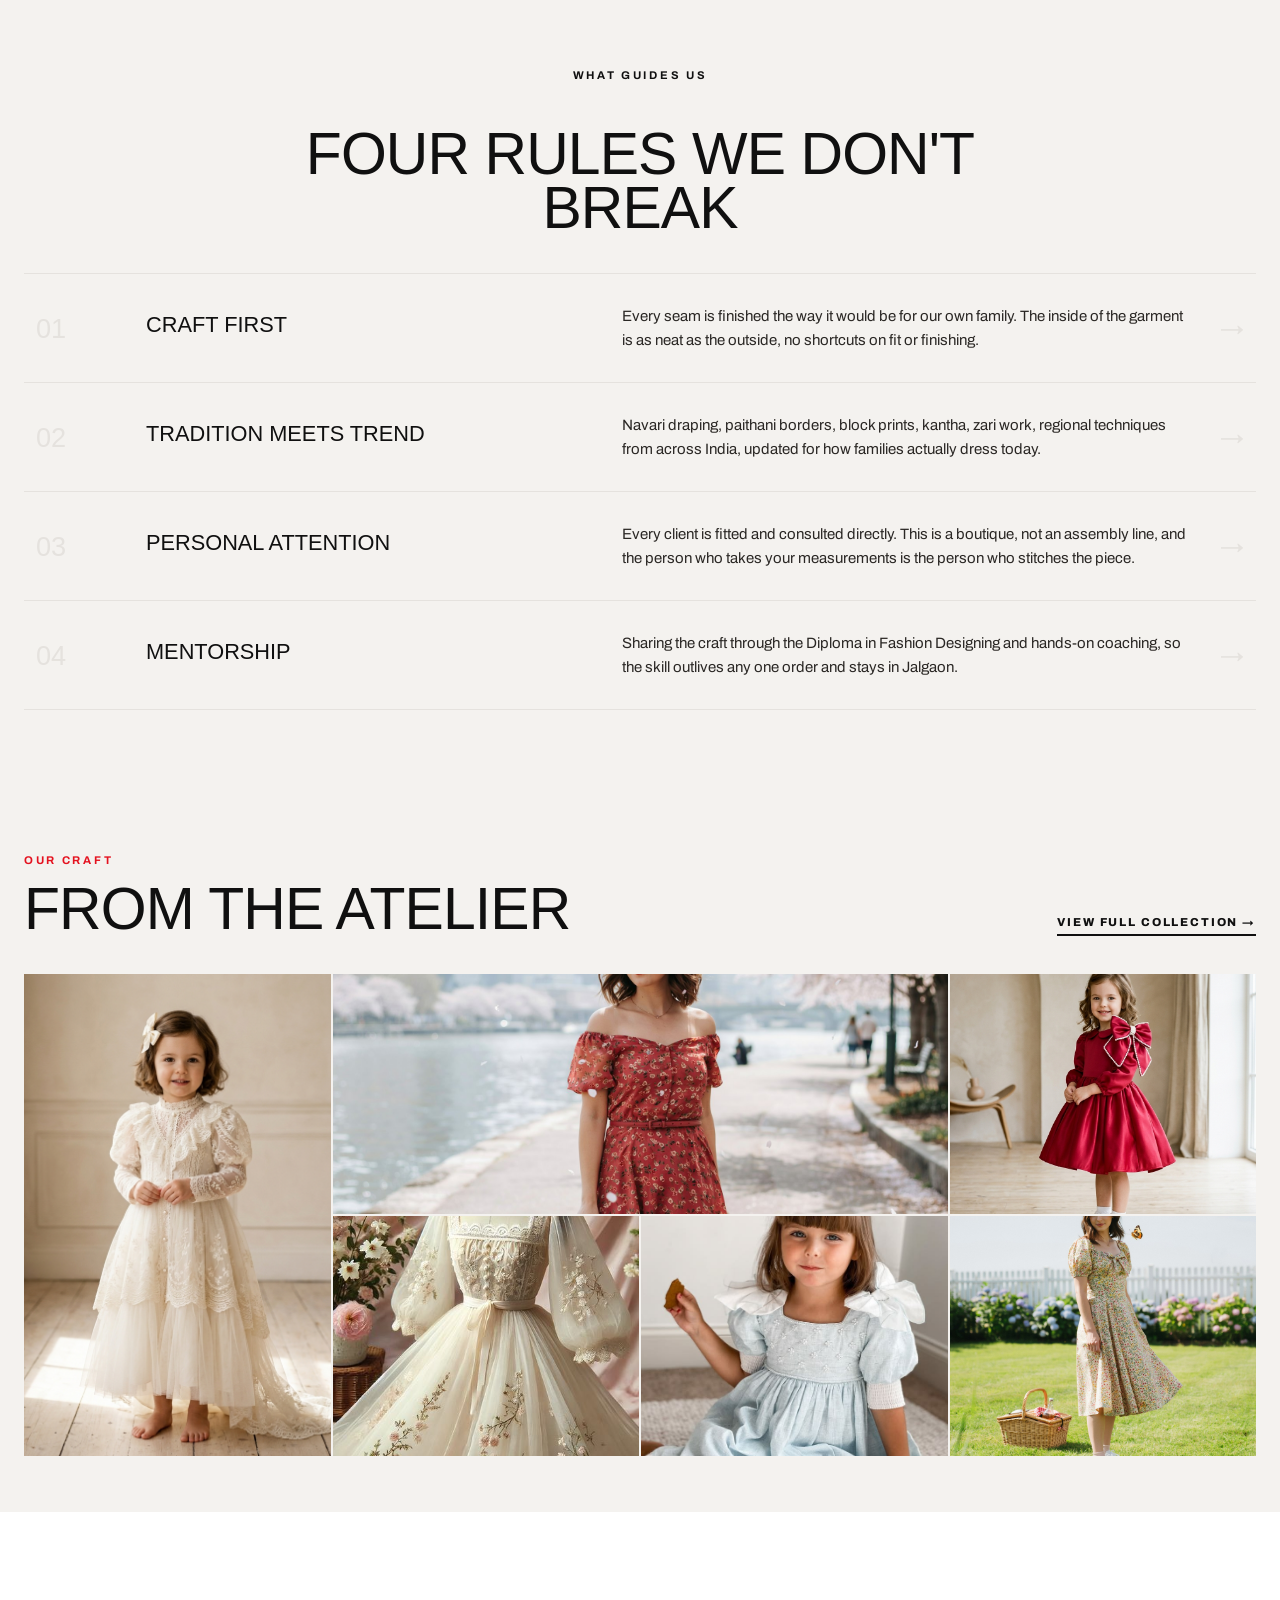
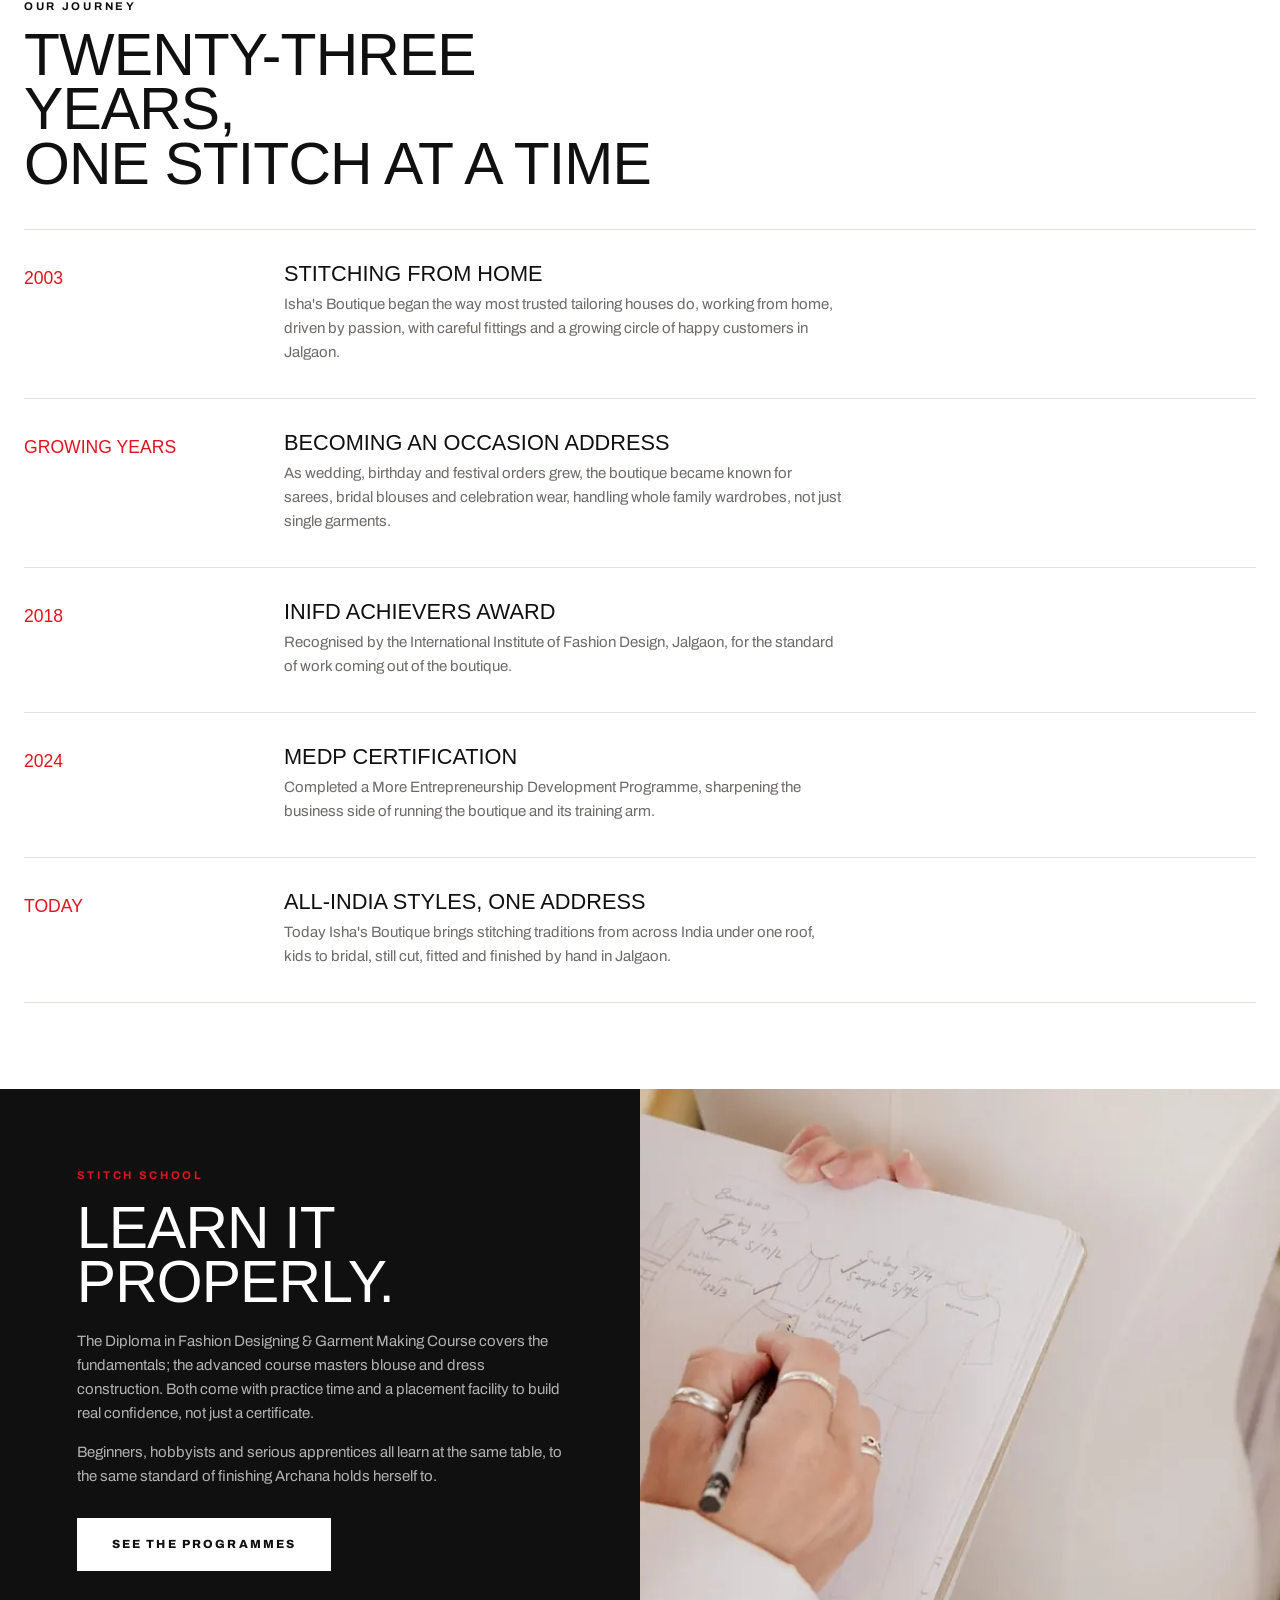
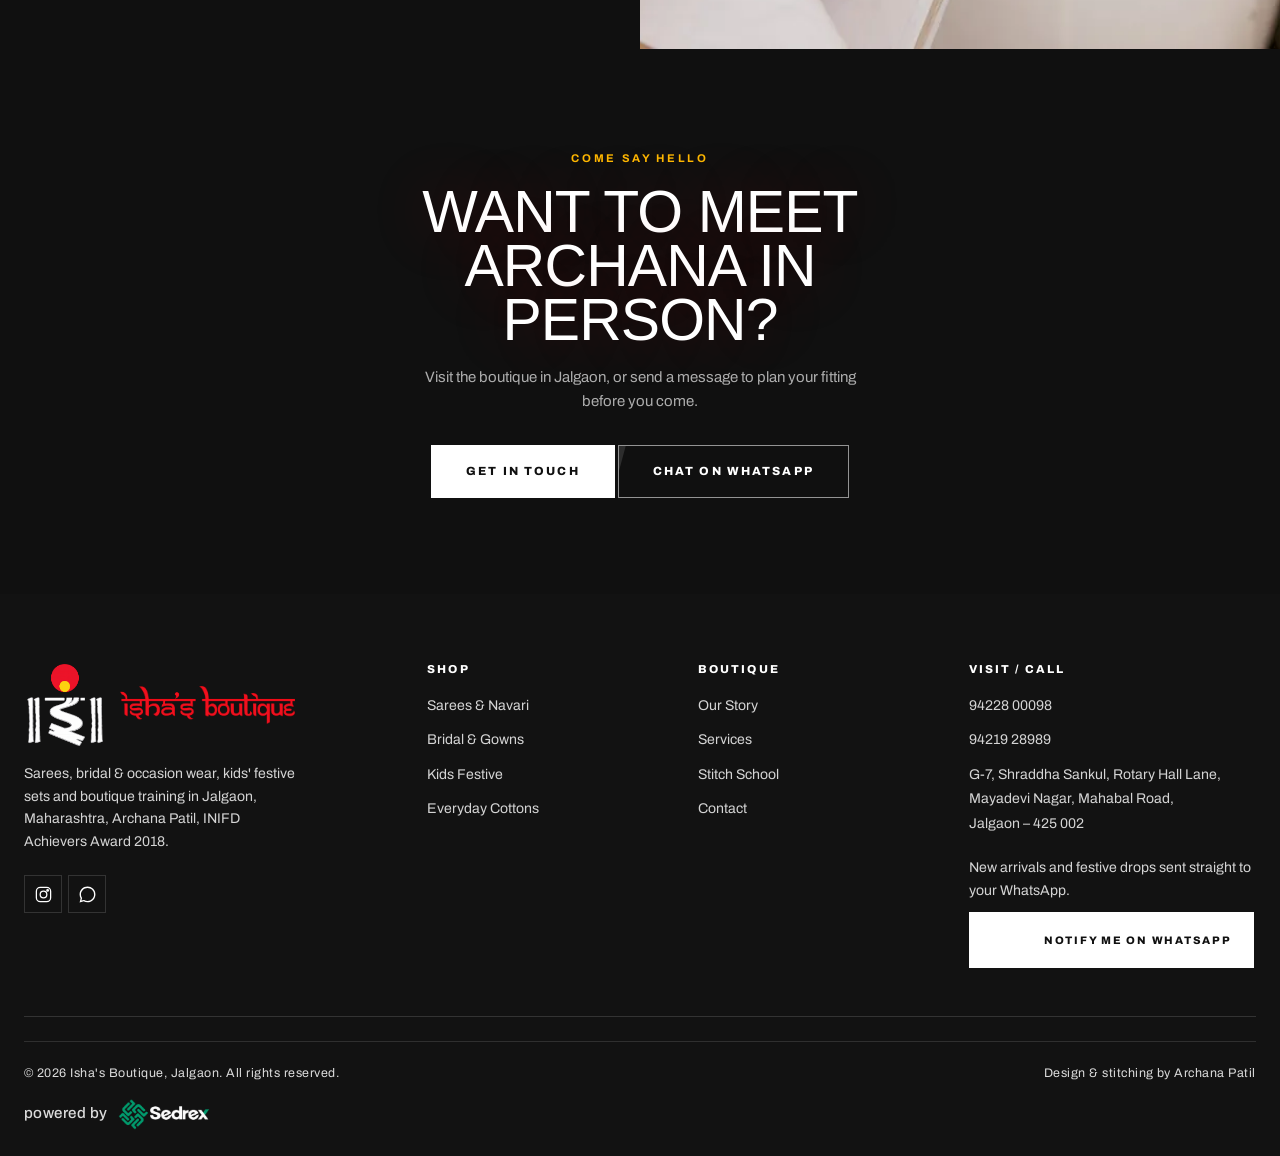
<file: about.html>
<!doctype html>
<html lang="en">
<head>
<meta charset="UTF-8">
<meta name="viewport" content="width=device-width, initial-scale=1.0">
<title>About Isha's Boutique, Jalgaon</title>
<meta name="description" content="Meet Archana Patil, founder of Isha's Boutique - fashion designer in Jalgaon since 2003, INIFD Achievers Award 2018 winner, and principal of its Diploma in Fashion Designing course.">
<link rel="canonical" href="https://ishasboutique.com/about.html">
<link rel="icon" type="image/png" href="assets/images/logo-mark-transparent.png">
<meta name="theme-color" content="#101010">

<!-- Open Graph: this is what renders when the link is shared on WhatsApp,
     which is the boutique's main channel. -->
<meta property="og:type" content="website">
<meta property="og:site_name" content="Isha's Boutique">
<meta property="og:locale" content="en_IN">
<meta property="og:url" content="https://ishasboutique.com/about.html">
<meta property="og:title" content="About Isha's Boutique, Jalgaon">
<meta property="og:description" content="Meet Archana Patil, founder of Isha's Boutique - fashion designer in Jalgaon since 2003, INIFD Achievers Award 2018 winner, and principal of its Diploma in Fashion Designing course.">
<meta property="og:image" content="https://ishasboutique.com/assets/images/og-card.jpg">
<meta property="og:image:width" content="1200">
<meta property="og:image:height" content="630">
<meta property="og:image:alt" content="Archana Patil marking a garment pattern at Isha's Boutique, Jalgaon">
<meta name="twitter:card" content="summary_large_image">
<meta name="twitter:title" content="About Isha's Boutique, Jalgaon">
<meta name="twitter:description" content="Meet Archana Patil, founder of Isha's Boutique - fashion designer in Jalgaon since 2003, INIFD Achievers Award 2018 winner, and principal of its Diploma in Fashion Designing course.">
<meta name="twitter:image" content="https://ishasboutique.com/assets/images/og-card.jpg">

<link rel="preconnect" href="https://fonts.googleapis.com">
<link rel="preconnect" href="https://fonts.gstatic.com" crossorigin>
<link rel="stylesheet" href="https://fonts.googleapis.com/css2?family=Archivo:wght@400;500;600;700;800&family=Yatra+One&display=swap">
<link rel="stylesheet" href="assets/css/styles.css">
<script>document.documentElement.classList.add('js');</script>
<script type="application/ld+json">
{
  "@context": "https://schema.org",
  "@type": "ClothingStore",
  "@id": "https://ishasboutique.com/#boutique",
  "name": "Isha's Boutique",
  "description": "Custom sarees and navari draping, bridal blouses, designer gowns, kids' festive wear and hand embroidery, made to measure in Jalgaon since 2003.",
  "url": "https://ishasboutique.com/",
  "image": "https://ishasboutique.com/assets/images/og-card.jpg",
  "logo": "https://ishasboutique.com/assets/images/logo-mark-transparent.png",
  "telephone": [
    "+91-94228-00098",
    "+91-94219-28989"
  ],
  "foundingDate": "2003",
  "founder": {
    "@type": "Person",
    "name": "Archana Patil",
    "jobTitle": "Founder & Principal Designer",
    "award": "INIFD Achievers Award 2018"
  },
  "award": "INIFD Achievers Award 2018 (Jalgaon chapter)",
  "address": {
    "@type": "PostalAddress",
    "streetAddress": "G-7, Shraddha Sankul, Rotary Hall Lane, Mayadevi Nagar, Mahabal Road",
    "addressLocality": "Jalgaon",
    "addressRegion": "Maharashtra",
    "postalCode": "425002",
    "addressCountry": "IN"
  },
  "openingHoursSpecification": [
    {
      "@type": "OpeningHoursSpecification",
      "dayOfWeek": [
        "Monday",
        "Tuesday",
        "Wednesday",
        "Thursday",
        "Friday",
        "Saturday"
      ],
      "opens": "10:00",
      "closes": "19:30"
    }
  ],
  "sameAs": [
    "https://www.instagram.com/ishasboutique01/"
  ],
  "areaServed": {
    "@type": "Country",
    "name": "India"
  },
  "knowsAbout": [
    "Saree draping",
    "Navari saree",
    "Bridal blouse",
    "Designer gowns",
    "Zardosi hand embroidery",
    "Kids festive wear",
    "Fashion design training"
  ]
}
</script>
</head>
<body>
<!-- ANNOUNCEMENT TICKER -->
<div class="announce">
<a class="skip-link" href="#main">Skip to content</a>
  <div class="marquee">
    <div class="marquee-track">
      <span>Fashion Designer in <b>Jalgaon</b> &middot; Est. 2003</span>
      <span><b>INIFD Achievers Award</b> 2018</span>
      <span>Free fitting &amp; alterations</span>
      <span>WhatsApp us for instant replies</span>
      <span>Sarees &middot; Bridal &middot; Kidswear &middot; Stitch School</span>
    </div>
    <div class="marquee-track" aria-hidden="true">
      <span>Fashion Designer in <b>Jalgaon</b> &middot; Est. 2003</span>
      <span><b>INIFD Achievers Award</b> 2018</span>
      <span>Free fitting &amp; alterations</span>
      <span>WhatsApp us for instant replies</span>
      <span>Sarees &middot; Bridal &middot; Kidswear &middot; Stitch School</span>
    </div>
  </div>
</div>

<header class="site-header">
  <div class="wrap">
    <a href="index.html" class="brand">
      <span class="brand-badge"><img src="assets/images/logo-white-theme.png" alt="Isha's Boutique"></span>
      <img src="assets/images/logo-text-font.png" class="brand-text-image" alt="Isha's Boutique">
    </a>
    <nav class="nav-links" id="nav-links">
      <a href="index.html">Home</a>
      <a href="index.html#shop">Shop<span class="flag">New</span></a>
      <a href="services.html">Services</a>
      <a href="gallery.html">Gallery &amp; Lookbook</a>
      <a href="about.html" class="active">About</a>
      <a href="contact.html">Contact</a>
    </nav>
    <div class="header-actions">
      <a class="icon-link desktop-only" href="https://www.instagram.com/ishasboutique01/" target="_blank" rel="noopener" aria-label="Isha's Boutique on Instagram">
        <svg viewBox="0 0 24 24" fill="none" stroke="currentColor" stroke-width="1.6"><rect x="3" y="3" width="18" height="18" rx="5"/><circle cx="12" cy="12" r="4.2"/><circle cx="17.2" cy="6.8" r="1"/></svg>
      </a>
      <a class="icon-link" href="tel:+919422800098" aria-label="Call the boutique">
        <svg viewBox="0 0 24 24" fill="none" stroke="currentColor" stroke-width="1.6"><path d="M6.6 10.8c1.2 2.4 3.2 4.4 5.6 5.6l1.9-1.9c.3-.3.7-.4 1.1-.2 1.1.4 2.3.6 3.5.6.6 0 1 .4 1 1V19.5c0 .6-.4 1-1 1C10.6 20.5 3.5 13.4 3.5 4.9c0-.6.4-1 1-1H8c.6 0 1 .4 1 1 0 1.2.2 2.4.6 3.5.1.4 0 .8-.2 1.1L6.6 10.8z"/></svg>
      </a>
      <a class="icon-link" href="https://wa.me/919422800098?text=Hi%20Isha's%20Boutique!%20I'd%20love%20to%20know%20more%20about%20your%20boutique." target="_blank" rel="noopener" aria-label="Chat on WhatsApp">
        <svg viewBox="0 0 24 24" fill="currentColor"><path d="M12.004 2.003c-5.514 0-9.997 4.483-9.997 9.997 0 1.762.462 3.482 1.34 4.997L2 22l5.126-1.34a9.958 9.958 0 0 0 4.878 1.24h.004c5.514 0 9.997-4.483 9.997-9.997 0-2.67-1.04-5.18-2.928-7.07A9.929 9.929 0 0 0 12.004 2.003zm0 18.14h-.003a8.29 8.29 0 0 1-4.226-1.155l-.303-.18-3.14.82.84-3.06-.198-.314A8.263 8.263 0 0 1 3.72 12c0-4.577 3.726-8.303 8.288-8.303 2.214 0 4.294.863 5.86 2.43a8.234 8.234 0 0 1 2.428 5.867c-.004 4.578-3.73 8.304-8.292 8.149zm4.468-5.761c-.297-.149-1.758-.867-2.03-.967-.273-.099-.471-.148-.67.15-.197.297-.767.966-.94 1.164-.173.199-.347.223-.644.075-.297-.15-1.255-.463-2.39-1.475-.883-.788-1.48-1.761-1.653-2.059-.173-.297-.018-.458.13-.606.134-.133.298-.347.446-.52.149-.174.198-.298.298-.497.099-.198.05-.371-.025-.52-.075-.149-.669-1.612-.916-2.207-.242-.579-.487-.5-.669-.51-.173-.008-.371-.01-.57-.01-.198 0-.52.074-.792.372-.272.297-1.04 1.016-1.04 2.479 0 1.462 1.065 2.875 1.213 3.074.149.198 2.096 3.2 5.077 4.487.709.306 1.262.489 1.694.625.712.227 1.36.195 1.872.118.571-.085 1.758-.719 2.006-1.413.248-.694.248-1.288.173-1.412-.074-.124-.272-.198-.57-.347z"/></svg>
      </a>
      <button class="nav-toggle" id="nav-toggle" aria-label="Toggle menu" aria-expanded="false" aria-controls="nav-links">
        <svg viewBox="0 0 24 24" fill="none" stroke="currentColor" stroke-width="1.8"><path d="M3 7h18M3 12h18M3 17h18"/></svg>
      </button>
    </div>
  </div>
</header>

<main id="main" tabindex="-1">

  <section class="page-hero">
    <div class="page-hero-grid wrap">
      <div class="page-hero-left">
        <p class="crumbs"><a href="index.html">Home</a> / About</p>
        <span class="eyebrow">The Boutique</span>
        <h1>A Craft Learned by Hand.</h1>
        <p class="lede">Twenty-three years at the sewing table, one garment and one family at a time, since 2003.</p>
      </div>
      <div class="page-hero-right">
        <img src="assets/images/brand/real-hands-cutting-800w.webp" alt="Raw craftsmanship showing hands cutting elegant fabrics at the sewing table" loading="eager">
      </div>
    </div>
  </section>

  <div class="marquee-band">
    <div class="marquee">
      <div class="marquee-track">
        <span>Archana Patil<i class="dot"></i></span>
        <span>Founder &amp; Principal Designer<i class="dot"></i></span>
        <span>INIFD Achievers Award 2018<i class="dot"></i></span>
        <span>Jalgaon, Maharashtra<i class="dot"></i></span>
      </div>
    </div>
  </div>

  <!-- FOUNDER -->
  <section style="padding:0;">
    <div class="editorial">
      <div class="editorial-media">
        <img src="assets/images/brand/archana-headshot-354w.webp" width="354" height="472" loading="lazy" decoding="async" alt="Archana Patil, founder and principal designer of Isha's Boutique">
      </div>
      <div class="editorial-copy reveal">
        <span class="eyebrow accent">The Founder</span>
        <h2>Archana Patil</h2>
        <p>Archana Patil started Isha's Boutique from home in 2003, driven purely by passion. Coming from a humble, middle-class background, she taught herself the basics, connecting with clients, understanding their needs, and exploring her own creativity, before formalising it with a Diploma in Fashion Designing &amp; Garment Making from INIFD, Jalgaon, on top of a BA in Psychology and an MA in Public Administration, both from Deogiri College.</p>
        <p>In 2018 she was named an INIFD Achievers Award winner. Today she isn't just a fashion designer but the owner of a boutique where custom tailoring is done at its finest, sarees and navari draping, bridal blouses and designer gowns, kids' festive wear, and the hands-on training that passes the craft on to the next generation.</p>
        <div class="stat-row">
          <div class="stat"><b>23+</b><span>Years of practice</span></div>
          <div class="stat"><b>1000s</b><span>Garments finished</span></div>
          <div class="stat"><b>2018</b><span>INIFD Achievers Award</span></div>
        </div>
        <a href="contact.html" class="btn">Meet Her in Person</a>
      </div>
    </div>
  </section>

  <!-- IN HER WORDS -->
  <section class="bg-smoke tight">
    <div class="wrap">
      <div class="section-head center">
        <span class="eyebrow">In Her Words</span>
        <h2>On Building It Herself</h2>
      </div>
      <blockquote class="reveal" style="max-width:70ch; margin:0 auto; text-align:center;">
        <p style="font-family:var(--display); font-weight:400; text-transform:none; letter-spacing:0; font-size:clamp(1.2rem,2.4vw,1.6rem); line-height:1.4; color:var(--ink);">
          &ldquo;Welcome to a space where creativity meets craftsmanship, and dreams are made into reality. It wasn't always easy, I faced challenges like managing clients' expectations, handling my workers, and balancing time effectively. This boutique stands as a testament to the hard work and vision of a team who dared to dream big.&rdquo;
        </p>
      </blockquote>
    </div>
  </section>

  <!-- AWARDS -->
  <section>
    <div class="wrap">
      <div class="section-head">
        <div>
          <span class="eyebrow accent">Recognition</span>
          <h2>Awards &amp; Milestones</h2>
        </div>
      </div>
      <div class="tiles cols-2 reveal">
        <div class="tile" style="aspect-ratio:4/3;">
          <img src="assets/images/brand/award-inifd-2018-648w.webp" srcset="assets/images/brand/award-inifd-2018-400w.webp 400w, assets/images/brand/award-inifd-2018-648w.webp 648w" sizes="(min-width:1024px) 25vw, 50vw" width="648" height="445" loading="lazy" decoding="async" alt="Archana Patil receiving the INIFD Achievers Award 2018 on stage in Jalgaon">
          <span class="tile-label"><b>Achievers Award 2018</b><span>INIFD, Jalgaon</span></span>
        </div>
        <div class="tile" style="aspect-ratio:4/3;">
          <img src="assets/images/brand/award-medp-2024-800w.webp" srcset="assets/images/brand/award-medp-2024-400w.webp 400w, assets/images/brand/award-medp-2024-800w.webp 800w" sizes="(min-width:1024px) 25vw, 50vw" width="800" height="360" loading="lazy" decoding="async" alt="Archana Patil receiving a certificate at a Jalgaon entrepreneurship programme in 2024">
          <span class="tile-label"><b>MEDP Certification</b><span>2024 &middot; Jalgaon</span></span>
        </div>
      </div>
    </div>
  </section>

  <!-- PHILOSOPHY -->
  <section class="bg-smoke">
    <div class="wrap">
      <div class="section-head center">
        <span class="eyebrow">What Guides Us</span>
        <h2>Four Rules We Don't Break</h2>
      </div>
      <div class="svc-list reveal">
        <div class="svc-row">
          <span class="n">01</span>
          <div><h3>Craft First</h3></div>
          <p>Every seam is finished the way it would be for our own family. The inside of the garment is as neat as the outside, no shortcuts on fit or finishing.</p>
          <span class="go">&rarr;</span>
        </div>
        <div class="svc-row">
          <span class="n">02</span>
          <div><h3>Tradition Meets Trend</h3></div>
          <p>Navari draping, paithani borders, block prints, kantha, zari work, regional techniques from across India, updated for how families actually dress today.</p>
          <span class="go">&rarr;</span>
        </div>
        <div class="svc-row">
          <span class="n">03</span>
          <div><h3>Personal Attention</h3></div>
          <p>Every client is fitted and consulted directly. This is a boutique, not an assembly line, and the person who takes your measurements is the person who stitches the piece.</p>
          <span class="go">&rarr;</span>
        </div>
        <div class="svc-row">
          <span class="n">04</span>
          <div><h3>Mentorship</h3></div>
          <p>Sharing the craft through the Diploma in Fashion Designing and hands-on coaching, so the skill outlives any one order and stays in Jalgaon.</p>
          <span class="go">&rarr;</span>
        </div>
      </div>
    </div>
  </section>

  <!-- COLLECTION GALLERY STRIP -->
  <section class="tight bg-smoke">
    <div class="wrap">
      <div class="section-head">
        <div>
          <span class="eyebrow accent">Our Craft</span>
          <h2>From the Atelier</h2>
        </div>
        <a href="index.html#shop" class="link-more">View full collection &rarr;</a>
      </div>
      <div class="mosaic reveal">
        <a href="index.html#shop" class="tall">
          <img src="assets/images/collection/kids-victorian-heirloom.jpg" width="432" height="960" loading="lazy" decoding="async" alt="Victorian Lace Heirloom Gown kids">
          <span class="cap">Victorian Lace Heirloom</span>
        </a>
        <a href="index.html#shop" class="wide">
          <img src="assets/images/collection/women-sakura-chiffon.jpg" width="800" height="370" loading="lazy" decoding="async" alt="Cherry Blossom Off-Shoulder Dress">
          <span class="cap">Cherry Blossom Chiffon</span>
        </a>
        <a href="index.html#shop">
          <img src="assets/images/collection/kids-ruby-satin-bow.jpg" width="640" height="480" loading="lazy" decoding="async" alt="Royal Ruby Satin Pearl Bow Frock">
          <span class="cap">Royal Ruby Satin</span>
        </a>
        <a href="index.html#shop">
          <img src="assets/images/collection/couture-ivory-sheer.jpg" width="472" height="652" loading="lazy" decoding="async" alt="Ivory Sheer Organza Dream Gown">
          <span class="cap">Ivory Organza Gown</span>
        </a>
        <a href="index.html#shop">
          <img src="assets/images/collection/kids-pearl-smocked.jpg" width="432" height="960" loading="lazy" decoding="async" alt="Sky Blue Pearl Smocked Linen Frock">
          <span class="cap">Pearl Smocked</span>
        </a>
        <a href="index.html#shop">
          <img src="assets/images/collection/women-garden-midi.jpg" width="605" height="807" loading="lazy" decoding="async" alt="Sunlit Garden Botanical Midi Dress">
          <span class="cap">Botanical Cotton</span>
        </a>
      </div>
    </div>
  </section>

  <!-- TIMELINE -->
  <section>
    <div class="wrap">
      <div class="section-head">
        <div>
          <span class="eyebrow">Our Journey</span>
          <h2>Twenty-Three Years,<br>One Stitch at a Time</h2>
        </div>
      </div>
      <div class="timeline reveal">
        <div class="t-row">
          <div class="t-label">2003</div>
          <div>
            <h3>Stitching From Home</h3>
            <p>Isha's Boutique began the way most trusted tailoring houses do, working from home, driven by passion, with careful fittings and a growing circle of happy customers in Jalgaon.</p>
          </div>
        </div>
        <div class="t-row">
          <div class="t-label">Growing Years</div>
          <div>
            <h3>Becoming an Occasion Address</h3>
            <p>As wedding, birthday and festival orders grew, the boutique became known for sarees, bridal blouses and celebration wear, handling whole family wardrobes, not just single garments.</p>
          </div>
        </div>
        <div class="t-row">
          <div class="t-label">2018</div>
          <div>
            <h3>INIFD Achievers Award</h3>
            <p>Recognised by the International Institute of Fashion Design, Jalgaon, for the standard of work coming out of the boutique.</p>
          </div>
        </div>
        <div class="t-row">
          <div class="t-label">2024</div>
          <div>
            <h3>MEDP Certification</h3>
            <p>Completed a More Entrepreneurship Development Programme, sharpening the business side of running the boutique and its training arm.</p>
          </div>
        </div>
        <div class="t-row">
          <div class="t-label">Today</div>
          <div>
            <h3>All-India Styles, One Address</h3>
            <p>Today Isha's Boutique brings stitching traditions from across India under one roof, kids to bridal, still cut, fitted and finished by hand in Jalgaon.</p>
          </div>
        </div>
      </div>
    </div>
  </section>

  <!-- STITCH SCHOOL PROMO -->
  <section style="padding:0;">
    <div class="editorial reverse">
      <div class="editorial-media">
        <img src="assets/images/brand/course-sketch-swatches-800w.webp" srcset="assets/images/brand/course-sketch-swatches-400w.webp 400w, assets/images/brand/course-sketch-swatches-800w.webp 800w, assets/images/brand/course-sketch-swatches-1200w.webp 1200w" sizes="(min-width:1024px) 50vw, 100vw" width="1200" height="800" loading="lazy" decoding="async" alt="Sketching a garment design by hand, the way it's taught in the diploma course">
      </div>
      <div class="editorial-copy on-ink reveal">
        <span class="eyebrow accent">Stitch School</span>
        <h2>Learn It Properly.</h2>
        <p>The Diploma in Fashion Designing &amp; Garment Making Course covers the fundamentals; the advanced course masters blouse and dress construction. Both come with practice time and a placement facility to build real confidence, not just a certificate.</p>
        <p>Beginners, hobbyists and serious apprentices all learn at the same table, to the same standard of finishing Archana holds herself to.</p>
        <a href="services.html#learn" class="btn btn-light">See the Programmes</a>
      </div>
    </div>
  </section>

  <section class="cta-band">
    <div class="wrap">
      <span class="eyebrow" style="color:var(--accent-2)">Come Say Hello</span>
      <h2 style="margin-top:16px;">Want to Meet<br>Archana in Person?</h2>
      <p>Visit the boutique in Jalgaon, or send a message to plan your fitting before you come.</p>
      <div class="hero-cta">
        <a href="contact.html" class="btn btn-light">Get in Touch</a>
        <a href="https://wa.me/919422800098?text=Hi%20Isha's%20Boutique!%20I'd%20like%20to%20visit%20the%20boutique." target="_blank" rel="noopener" class="btn btn-outline-light">Chat on WhatsApp</a>
      </div>
    </div>
  </section>

</main>

<footer class="site-footer">
  <div class="wrap">
    <div class="footer-grid">
      <div class="footer-brand">
        <a href="index.html" class="brand brand-footer">
          <span class="brand-badge brand-badge-footer"><img src="assets/images/logo-black-theme.png" alt="Isha's Boutique"></span>
          <img src="assets/images/logo-text-font.png" class="brand-text-image brand-text-image-footer" alt="Isha's Boutique">
        </a>
        <p>Sarees, bridal &amp; occasion wear, kids' festive sets and boutique training in Jalgaon, Maharashtra, Archana Patil, INIFD Achievers Award 2018.</p>
        <div class="footer-social">
          <a class="icon-link" href="https://www.instagram.com/ishasboutique01/" target="_blank" rel="noopener" aria-label="Instagram">
            <svg viewBox="0 0 24 24" fill="none" stroke="currentColor" stroke-width="1.6"><rect x="3" y="3" width="18" height="18" rx="5"/><circle cx="12" cy="12" r="4.2"/><circle cx="17.2" cy="6.8" r="1"/></svg>
          </a>
          <a class="icon-link" href="https://wa.me/919422800098" target="_blank" rel="noopener" aria-label="WhatsApp">
            <svg viewBox="0 0 24 24" fill="currentColor"><path d="M12.004 2.003c-5.514 0-9.997 4.483-9.997 9.997 0 1.762.462 3.482 1.34 4.997L2 22l5.126-1.34a9.958 9.958 0 0 0 4.878 1.24h.004c5.514 0 9.997-4.483 9.997-9.997 0-2.67-1.04-5.18-2.928-7.07A9.929 9.929 0 0 0 12.004 2.003zm0 18.14h-.003a8.29 8.29 0 0 1-4.226-1.155l-.303-.18-3.14.82.84-3.06-.198-.314A8.263 8.263 0 0 1 3.72 12c0-4.577 3.726-8.303 8.288-8.303 2.214 0 4.294.863 5.86 2.43a8.234 8.234 0 0 1 2.428 5.867c-.004 4.578-3.73 8.304-8.292 8.149z"/></svg>
          </a>
        </div>
      </div>
      <div class="footer-col">
        <h4>Shop</h4>
        <ul>
          <li><a href="index.html#shop">Sarees &amp; Navari</a></li>
          <li><a href="index.html#shop">Bridal &amp; Gowns</a></li>
          <li><a href="index.html#shop">Kids Festive</a></li>
          <li><a href="index.html#shop">Everyday Cottons</a></li>
        </ul>
      </div>
      <div class="footer-col">
        <h4>Boutique</h4>
        <ul>
          <li><a href="about.html">Our Story</a></li>
          <li><a href="services.html">Services</a></li>
          <li><a href="services.html#learn">Stitch School</a></li>
          <li><a href="contact.html">Contact</a></li>
        </ul>
      </div>
      <div class="footer-col">
        <h4>Visit / Call</h4>
        <ul>
          <li><a href="tel:+919422800098">94228 00098</a></li>
          <li><a href="tel:+919421928989">94219 28989</a></li>
          <li><a href="contact.html">G-7, Shraddha Sankul, Rotary Hall Lane,<br>Mayadevi Nagar, Mahabal Road,<br>Jalgaon &ndash; 425 002</a></li>
        </ul>
        <div class="newsletter">
          <p>New arrivals and festive drops sent straight to your WhatsApp.</p>
          <a href="https://wa.me/919422800098?text=Hi%20Isha's%20Boutique!%20Please%20send%20me%20your%20new%20arrivals%20on%20WhatsApp." target="_blank" rel="noopener">
            <svg viewBox="0 0 24 24" fill="currentColor" aria-hidden="true"><path d="M12.004 2.003c-5.514 0-9.997 4.483-9.997 9.997 0 1.762.462 3.482 1.34 4.997L2 22l5.126-1.34a9.958 9.958 0 0 0 4.878 1.24h.004c5.514 0 9.997-4.483 9.997-9.997 0-2.67-1.04-5.18-2.928-7.07A9.929 9.929 0 0 0 12.004 2.003zm0 18.14h-.003a8.29 8.29 0 0 1-4.226-1.155l-.303-.18-3.14.82.84-3.06-.198-.314A8.263 8.263 0 0 1 3.72 12c0-4.577 3.726-8.303 8.288-8.303 2.214 0 4.294.863 5.86 2.43a8.234 8.234 0 0 1 2.428 5.867c-.004 4.578-3.73 8.304-8.292 8.149z"/></svg>
            Notify me on WhatsApp
          </a>
        </div>
      </div>
    </div>
    <div class="footer-bottom">
      <div class="footer-bottom-left">
        <span>&copy; <span id="year"></span> Isha's Boutique, Jalgaon. All rights reserved.</span>
        <a href="https://sedrexai.com/" target="_blank" rel="noopener" class="powered-by-sedrex">
          <span>powered by</span>
          <img src="assets/images/sedrex-logo.png" alt="Sedrex">
        </a>
      </div>
      <span>Design &amp; stitching by Archana Patil</span>
    </div>
  </div>
</footer>

<a class="wa-float" href="https://wa.me/919422800098?text=Hi%20Isha's%20Boutique!%20I'd%20love%20to%20know%20more%20about%20your%20boutique." target="_blank" rel="noopener" aria-label="Chat with us on WhatsApp">
  <svg viewBox="0 0 24 24" fill="currentColor"><path d="M12.004 2.003c-5.514 0-9.997 4.483-9.997 9.997 0 1.762.462 3.482 1.34 4.997L2 22l5.126-1.34a9.958 9.958 0 0 0 4.878 1.24h.004c5.514 0 9.997-4.483 9.997-9.997 0-2.67-1.04-5.18-2.928-7.07A9.929 9.929 0 0 0 12.004 2.003zm0 18.14h-.003a8.29 8.29 0 0 1-4.226-1.155l-.303-.18-3.14.82.84-3.06-.198-.314A8.263 8.263 0 0 1 3.72 12c0-4.577 3.726-8.303 8.288-8.303 2.214 0 4.294.863 5.86 2.43a8.234 8.234 0 0 1 2.428 5.867c-.004 4.578-3.73 8.304-8.292 8.149zm4.468-5.761c-.297-.149-1.758-.867-2.03-.967-.273-.099-.471-.148-.67.15-.197.297-.767.966-.94 1.164-.173.199-.347.223-.644.075-.297-.15-1.255-.463-2.39-1.475-.883-.788-1.48-1.761-1.653-2.059-.173-.297-.018-.458.13-.606.134-.133.298-.347.446-.52.149-.174.198-.298.298-.497.099-.198.05-.371-.025-.52-.075-.149-.669-1.612-.916-2.207-.242-.579-.487-.5-.669-.51-.173-.008-.371-.01-.57-.01-.198 0-.52.074-.792.372-.272.297-1.04 1.016-1.04 2.479 0 1.462 1.065 2.875 1.213 3.074.149.198 2.096 3.2 5.077 4.487.709.306 1.262.489 1.694.625.712.227 1.36.195 1.872.118.571-.085 1.758-.719 2.006-1.413.248-.694.248-1.288.173-1.412-.074-.124-.272-.198-.57-.347z"/></svg>
</a>

<script src="assets/js/main.js"></script>
</body>
</html>
</file>
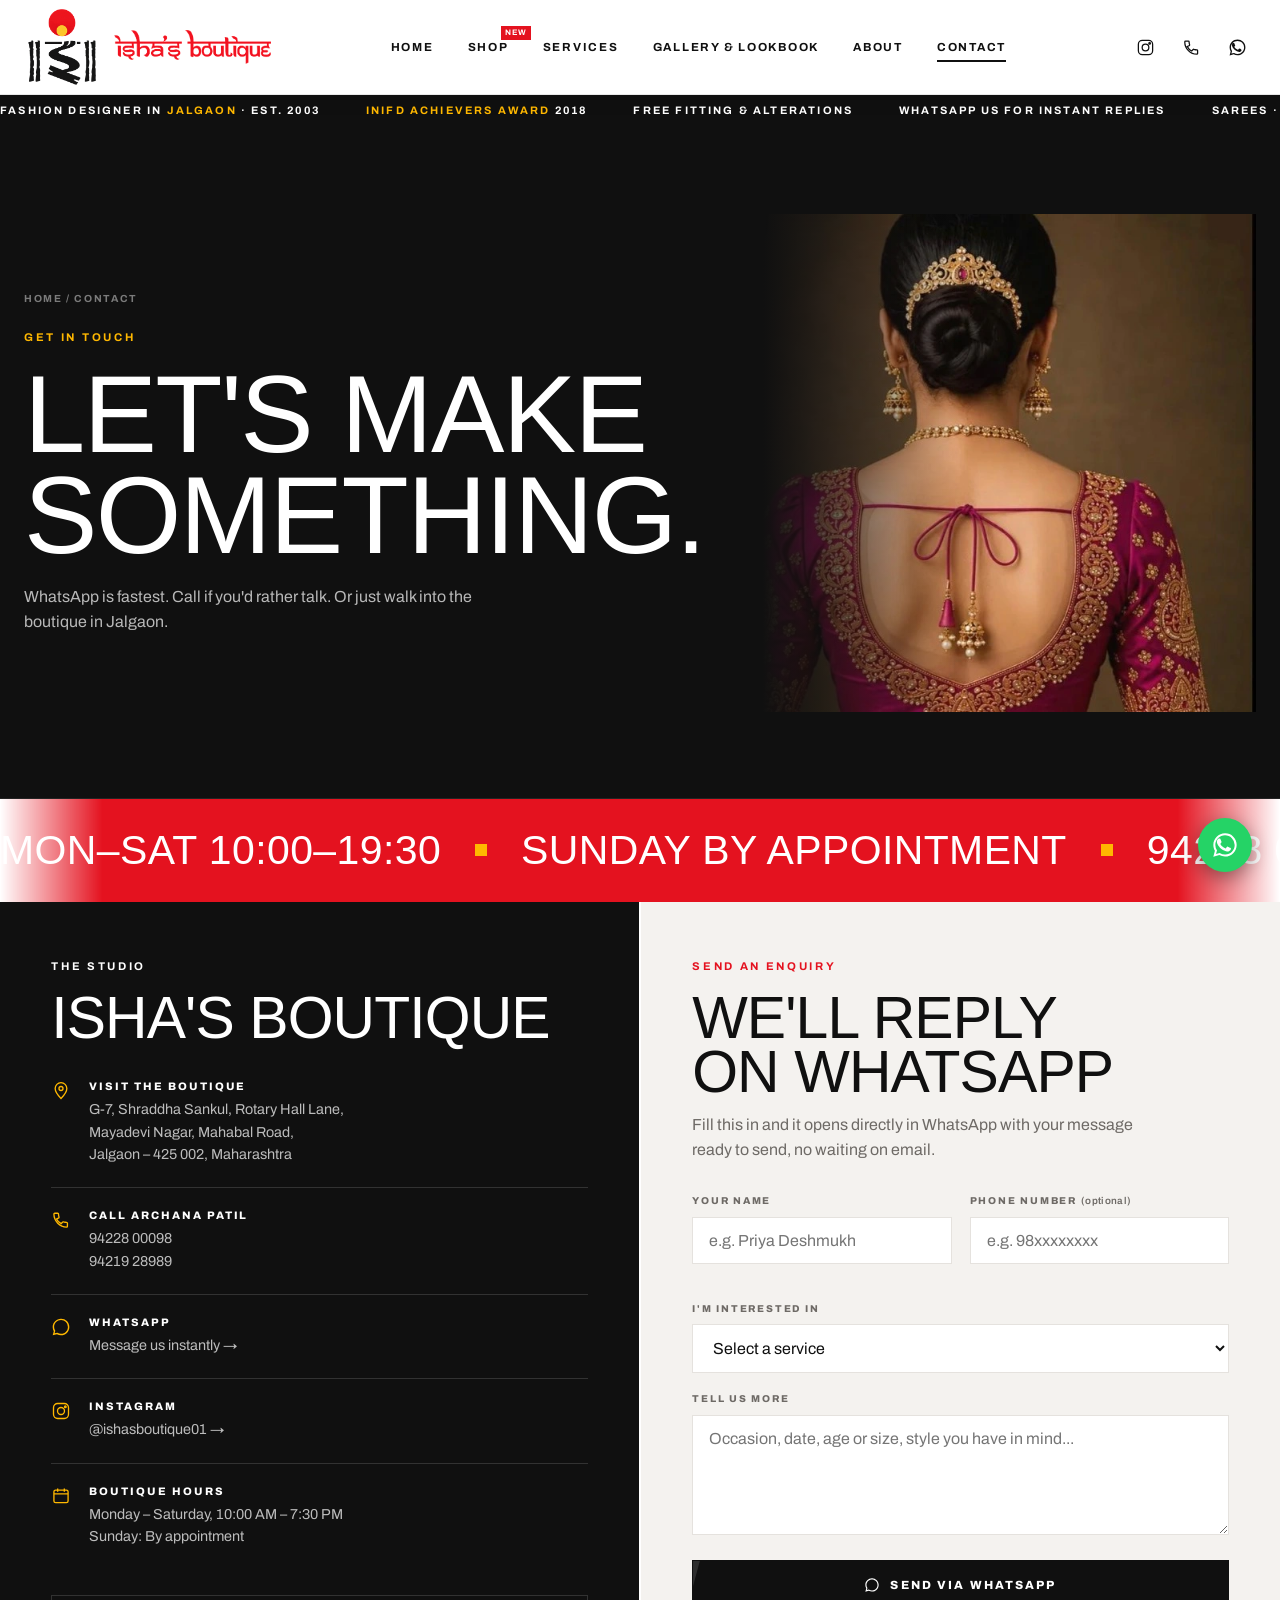
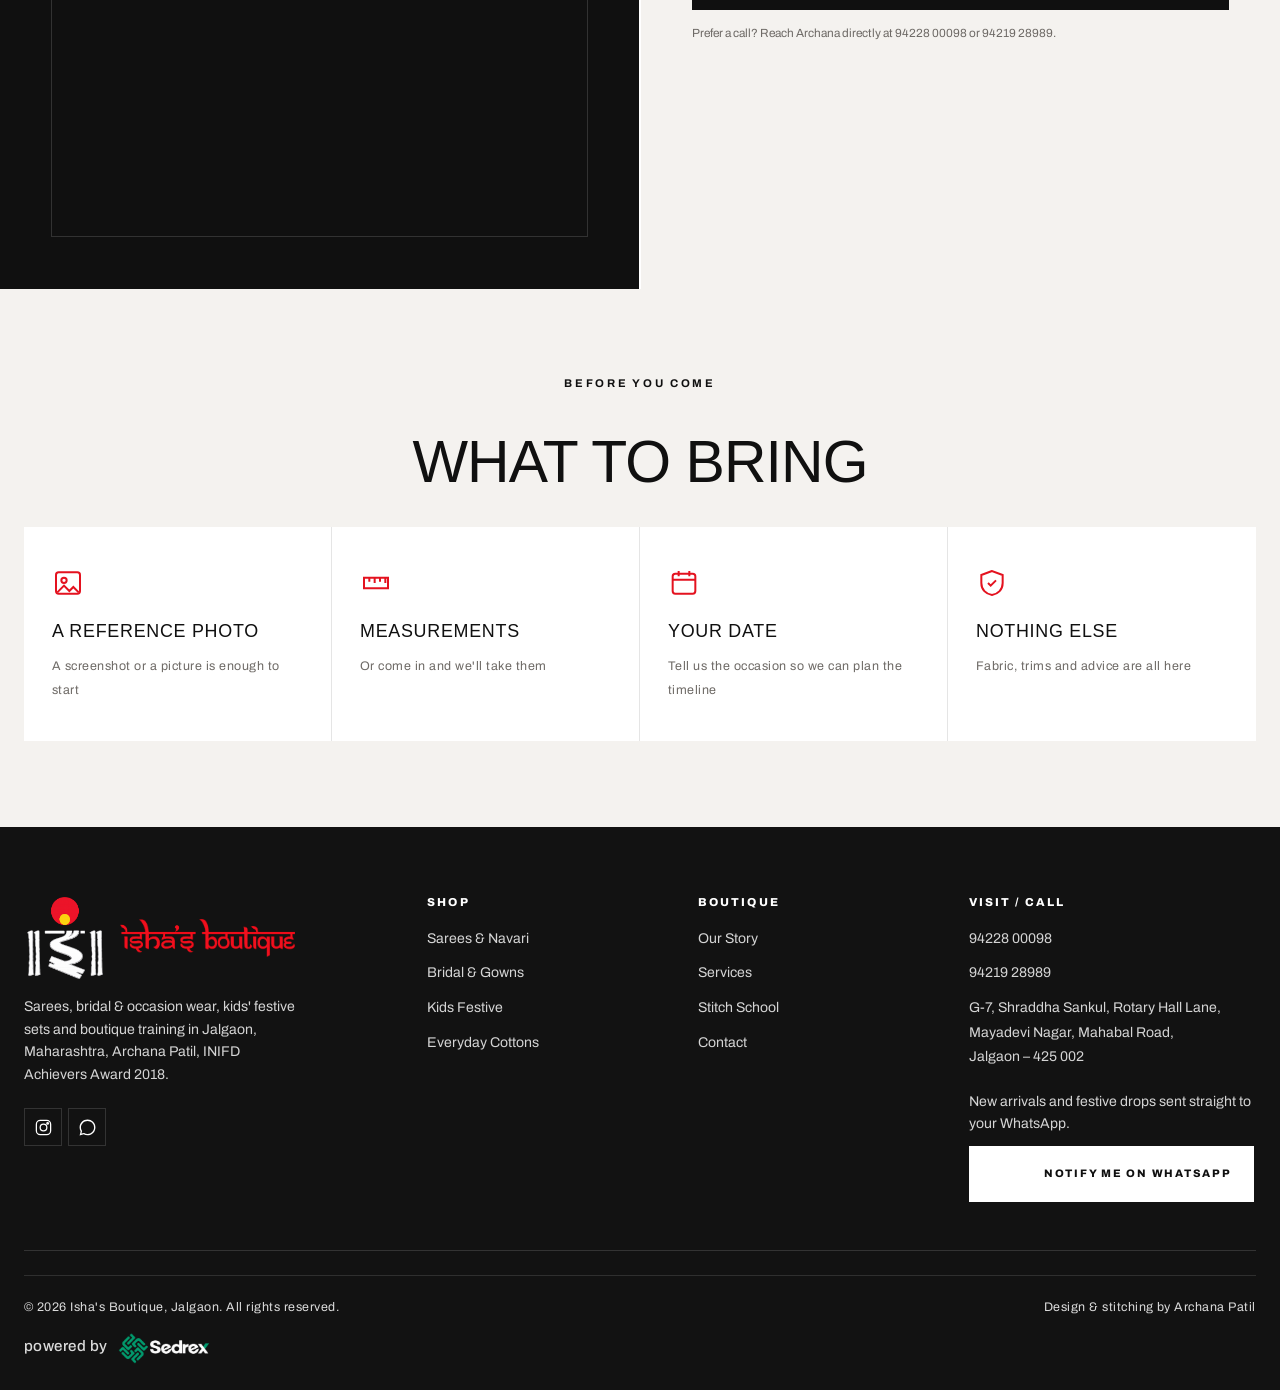
<file: contact.html>
<!doctype html>
<html lang="en">
<head>
<meta charset="UTF-8">
<meta name="viewport" content="width=device-width, initial-scale=1.0">
<title>Contact Isha's Boutique, Jalgaon</title>
<meta name="description" content="Visit or message Isha's Boutique in Jalgaon, Maharashtra. Call, WhatsApp or send an enquiry to Archana Patil, Principal Designer, Est. 2003.">
<link rel="canonical" href="https://ishasboutique.com/contact.html">
<link rel="icon" type="image/png" href="assets/images/logo-mark-transparent.png">
<meta name="theme-color" content="#101010">

<!-- Open Graph: this is what renders when the link is shared on WhatsApp,
     which is the boutique's main channel. -->
<meta property="og:type" content="website">
<meta property="og:site_name" content="Isha's Boutique">
<meta property="og:locale" content="en_IN">
<meta property="og:url" content="https://ishasboutique.com/contact.html">
<meta property="og:title" content="Contact Isha's Boutique, Jalgaon">
<meta property="og:description" content="Visit or message Isha's Boutique in Jalgaon, Maharashtra. Call, WhatsApp or send an enquiry to Archana Patil, Principal Designer, Est. 2003.">
<meta property="og:image" content="https://ishasboutique.com/assets/images/og-card.jpg">
<meta property="og:image:width" content="1200">
<meta property="og:image:height" content="630">
<meta property="og:image:alt" content="Archana Patil marking a garment pattern at Isha's Boutique, Jalgaon">
<meta name="twitter:card" content="summary_large_image">
<meta name="twitter:title" content="Contact Isha's Boutique, Jalgaon">
<meta name="twitter:description" content="Visit or message Isha's Boutique in Jalgaon, Maharashtra. Call, WhatsApp or send an enquiry to Archana Patil, Principal Designer, Est. 2003.">
<meta name="twitter:image" content="https://ishasboutique.com/assets/images/og-card.jpg">

<link rel="preconnect" href="https://fonts.googleapis.com">
<link rel="preconnect" href="https://fonts.gstatic.com" crossorigin>
<link rel="stylesheet" href="https://fonts.googleapis.com/css2?family=Archivo:wght@400;500;600;700;800&family=Yatra+One&display=swap">
<link rel="stylesheet" href="assets/css/styles.css">
<script>document.documentElement.classList.add('js');</script>
<script type="application/ld+json">
{
  "@context": "https://schema.org",
  "@type": "ClothingStore",
  "@id": "https://ishasboutique.com/#boutique",
  "name": "Isha's Boutique",
  "description": "Custom sarees and navari draping, bridal blouses, designer gowns, kids' festive wear and hand embroidery, made to measure in Jalgaon since 2003.",
  "url": "https://ishasboutique.com/",
  "image": "https://ishasboutique.com/assets/images/og-card.jpg",
  "logo": "https://ishasboutique.com/assets/images/logo-mark-transparent.png",
  "telephone": [
    "+91-94228-00098",
    "+91-94219-28989"
  ],
  "foundingDate": "2003",
  "founder": {
    "@type": "Person",
    "name": "Archana Patil",
    "jobTitle": "Founder & Principal Designer",
    "award": "INIFD Achievers Award 2018"
  },
  "award": "INIFD Achievers Award 2018 (Jalgaon chapter)",
  "address": {
    "@type": "PostalAddress",
    "streetAddress": "G-7, Shraddha Sankul, Rotary Hall Lane, Mayadevi Nagar, Mahabal Road",
    "addressLocality": "Jalgaon",
    "addressRegion": "Maharashtra",
    "postalCode": "425002",
    "addressCountry": "IN"
  },
  "openingHoursSpecification": [
    {
      "@type": "OpeningHoursSpecification",
      "dayOfWeek": [
        "Monday",
        "Tuesday",
        "Wednesday",
        "Thursday",
        "Friday",
        "Saturday"
      ],
      "opens": "10:00",
      "closes": "19:30"
    }
  ],
  "sameAs": [
    "https://www.instagram.com/ishasboutique01/"
  ],
  "areaServed": {
    "@type": "Country",
    "name": "India"
  },
  "knowsAbout": [
    "Saree draping",
    "Navari saree",
    "Bridal blouse",
    "Designer gowns",
    "Zardosi hand embroidery",
    "Kids festive wear",
    "Fashion design training"
  ]
}
</script>
</head>
<body>
<!-- ANNOUNCEMENT TICKER -->
<div class="announce">
<a class="skip-link" href="#main">Skip to content</a>
  <div class="marquee">
    <div class="marquee-track">
      <span>Fashion Designer in <b>Jalgaon</b> &middot; Est. 2003</span>
      <span><b>INIFD Achievers Award</b> 2018</span>
      <span>Free fitting &amp; alterations</span>
      <span>WhatsApp us for instant replies</span>
      <span>Sarees &middot; Bridal &middot; Kidswear &middot; Stitch School</span>
    </div>
    <div class="marquee-track" aria-hidden="true">
      <span>Fashion Designer in <b>Jalgaon</b> &middot; Est. 2003</span>
      <span><b>INIFD Achievers Award</b> 2018</span>
      <span>Free fitting &amp; alterations</span>
      <span>WhatsApp us for instant replies</span>
      <span>Sarees &middot; Bridal &middot; Kidswear &middot; Stitch School</span>
    </div>
  </div>
</div>

<header class="site-header">
  <div class="wrap">
    <a href="index.html" class="brand">
      <span class="brand-badge"><img src="assets/images/logo-white-theme.png" alt="Isha's Boutique"></span>
      <img src="assets/images/logo-text-font.png" class="brand-text-image" alt="Isha's Boutique">
    </a>
    <nav class="nav-links" id="nav-links">
      <a href="index.html">Home</a>
      <a href="index.html#shop">Shop<span class="flag">New</span></a>
      <a href="services.html">Services</a>
      <a href="gallery.html">Gallery &amp; Lookbook</a>
      <a href="about.html">About</a>
      <a href="contact.html" class="active">Contact</a>
    </nav>
    <div class="header-actions">
      <a class="icon-link desktop-only" href="https://www.instagram.com/ishasboutique01/" target="_blank" rel="noopener" aria-label="Isha's Boutique on Instagram">
        <svg viewBox="0 0 24 24" fill="none" stroke="currentColor" stroke-width="1.6"><rect x="3" y="3" width="18" height="18" rx="5"/><circle cx="12" cy="12" r="4.2"/><circle cx="17.2" cy="6.8" r="1"/></svg>
      </a>
      <a class="icon-link" href="tel:+919422800098" aria-label="Call the boutique">
        <svg viewBox="0 0 24 24" fill="none" stroke="currentColor" stroke-width="1.6"><path d="M6.6 10.8c1.2 2.4 3.2 4.4 5.6 5.6l1.9-1.9c.3-.3.7-.4 1.1-.2 1.1.4 2.3.6 3.5.6.6 0 1 .4 1 1V19.5c0 .6-.4 1-1 1C10.6 20.5 3.5 13.4 3.5 4.9c0-.6.4-1 1-1H8c.6 0 1 .4 1 1 0 1.2.2 2.4.6 3.5.1.4 0 .8-.2 1.1L6.6 10.8z"/></svg>
      </a>
      <a class="icon-link" href="https://wa.me/919422800098?text=Hi%20Isha's%20Boutique!" target="_blank" rel="noopener" aria-label="Chat on WhatsApp">
        <svg viewBox="0 0 24 24" fill="currentColor"><path d="M12.004 2.003c-5.514 0-9.997 4.483-9.997 9.997 0 1.762.462 3.482 1.34 4.997L2 22l5.126-1.34a9.958 9.958 0 0 0 4.878 1.24h.004c5.514 0 9.997-4.483 9.997-9.997 0-2.67-1.04-5.18-2.928-7.07A9.929 9.929 0 0 0 12.004 2.003zm0 18.14h-.003a8.29 8.29 0 0 1-4.226-1.155l-.303-.18-3.14.82.84-3.06-.198-.314A8.263 8.263 0 0 1 3.72 12c0-4.577 3.726-8.303 8.288-8.303 2.214 0 4.294.863 5.86 2.43a8.234 8.234 0 0 1 2.428 5.867c-.004 4.578-3.73 8.304-8.292 8.149zm4.468-5.761c-.297-.149-1.758-.867-2.03-.967-.273-.099-.471-.148-.67.15-.197.297-.767.966-.94 1.164-.173.199-.347.223-.644.075-.297-.15-1.255-.463-2.39-1.475-.883-.788-1.48-1.761-1.653-2.059-.173-.297-.018-.458.13-.606.134-.133.298-.347.446-.52.149-.174.198-.298.298-.497.099-.198.05-.371-.025-.52-.075-.149-.669-1.612-.916-2.207-.242-.579-.487-.5-.669-.51-.173-.008-.371-.01-.57-.01-.198 0-.52.074-.792.372-.272.297-1.04 1.016-1.04 2.479 0 1.462 1.065 2.875 1.213 3.074.149.198 2.096 3.2 5.077 4.487.709.306 1.262.489 1.694.625.712.227 1.36.195 1.872.118.571-.085 1.758-.719 2.006-1.413.248-.694.248-1.288.173-1.412-.074-.124-.272-.198-.57-.347z"/></svg>
      </a>
      <button class="nav-toggle" id="nav-toggle" aria-label="Toggle menu" aria-expanded="false" aria-controls="nav-links">
        <svg viewBox="0 0 24 24" fill="none" stroke="currentColor" stroke-width="1.8"><path d="M3 7h18M3 12h18M3 17h18"/></svg>
      </button>
    </div>
  </div>
</header>

<main id="main" tabindex="-1">

  <section class="page-hero">
    <div class="page-hero-grid wrap">
      <div class="page-hero-left">
        <p class="crumbs"><a href="index.html">Home</a> / Contact</p>
        <span class="eyebrow">Get in Touch</span>
        <h1>Let's Make<br>Something.</h1>
        <p class="lede">WhatsApp is fastest. Call if you'd rather talk. Or just walk into the boutique in Jalgaon.</p>
      </div>
      <div class="page-hero-right">
        <img src="assets/images/brand/product-navari-saree-432w.webp" alt="Vibrant royal blue and gold Navari saree design details" loading="eager">
      </div>
    </div>
  </section>

  <div class="marquee-band">
    <div class="marquee">
      <div class="marquee-track">
        <span>Mon&ndash;Sat 10:00&ndash;19:30<i class="dot"></i></span>
        <span>Sunday by Appointment<i class="dot"></i></span>
        <span>94228 00098<i class="dot"></i></span>
      </div>
    </div>
  </div>

  <section style="padding:0;">
    <div class="contact-grid">

      <!-- INFO -->
      <div class="contact-panel dark reveal">
        <span class="eyebrow accent">The Studio</span>
        <h2 style="margin:14px 0 28px;">Isha's Boutique</h2>

        <div class="info-row">
          <span class="ic"><svg viewBox="0 0 24 24" fill="none" stroke="currentColor" stroke-width="1.6"><path d="M12 21s7-7.2 7-12a7 7 0 1 0-14 0c0 4.8 7 12 7 12z"/><circle cx="12" cy="9" r="2.4"/></svg></span>
          <div>
            <h4>Visit the Boutique</h4>
            <p>G-7, Shraddha Sankul, Rotary Hall Lane,<br>Mayadevi Nagar, Mahabal Road,<br>Jalgaon &ndash; 425 002, Maharashtra</p>
          </div>
        </div>

        <div class="info-row">
          <span class="ic"><svg viewBox="0 0 24 24" fill="none" stroke="currentColor" stroke-width="1.6"><path d="M6.6 10.8c1.2 2.4 3.2 4.4 5.6 5.6l1.9-1.9c.3-.3.7-.4 1.1-.2 1.1.4 2.3.6 3.5.6.6 0 1 .4 1 1V19.5c0 .6-.4 1-1 1C10.6 20.5 3.5 13.4 3.5 4.9c0-.6.4-1 1-1H8c.6 0 1 .4 1 1 0 1.2.2 2.4.6 3.5.1.4 0 .8-.2 1.1L6.6 10.8z"/></svg></span>
          <div>
            <h4>Call Archana Patil</h4>
            <p><a href="tel:+919422800098">94228 00098</a><br><a href="tel:+919421928989">94219 28989</a></p>
          </div>
        </div>

        <div class="info-row">
          <span class="ic"><svg viewBox="0 0 24 24" fill="currentColor"><path d="M12.004 2.003c-5.514 0-9.997 4.483-9.997 9.997 0 1.762.462 3.482 1.34 4.997L2 22l5.126-1.34a9.958 9.958 0 0 0 4.878 1.24h.004c5.514 0 9.997-4.483 9.997-9.997 0-2.67-1.04-5.18-2.928-7.07A9.929 9.929 0 0 0 12.004 2.003zm0 18.14h-.003a8.29 8.29 0 0 1-4.226-1.155l-.303-.18-3.14.82.84-3.06-.198-.314A8.263 8.263 0 0 1 3.72 12c0-4.577 3.726-8.303 8.288-8.303 2.214 0 4.294.863 5.86 2.43a8.234 8.234 0 0 1 2.428 5.867c-.004 4.578-3.73 8.304-8.292 8.149z"/></svg></span>
          <div>
            <h4>WhatsApp</h4>
            <p><a href="https://wa.me/919422800098?text=Hi%20Isha's%20Boutique!" target="_blank" rel="noopener">Message us instantly &rarr;</a></p>
          </div>
        </div>

        <div class="info-row">
          <span class="ic"><svg viewBox="0 0 24 24" fill="none" stroke="currentColor" stroke-width="1.6"><rect x="3" y="3" width="18" height="18" rx="5"/><circle cx="12" cy="12" r="4.2"/><circle cx="17.2" cy="6.8" r="1"/></svg></span>
          <div>
            <h4>Instagram</h4>
            <p><a href="https://www.instagram.com/ishasboutique01/" target="_blank" rel="noopener">@ishasboutique01 &rarr;</a></p>
          </div>
        </div>

        <div class="info-row">
          <span class="ic"><svg viewBox="0 0 24 24" fill="none" stroke="currentColor" stroke-width="1.6"><rect x="3.5" y="5" width="17" height="15" rx="2"/><path d="M3.5 9.5h17M8 3v4M16 3v4"/></svg></span>
          <div>
            <h4>Boutique Hours</h4>
            <p>Monday &ndash; Saturday, 10:00 AM &ndash; 7:30 PM<br>Sunday: By appointment</p>
          </div>
        </div>

        <div class="map-frame">
          <iframe
            src="https://www.google.com/maps?q=G-7,+Shraddha+Sankul,+Rotary+Hall+Lane,+Mayadevi+Nagar,+Mahabal+Road,+Jalgaon+425002&output=embed"
            loading="lazy"
            referrerpolicy="no-referrer-when-downgrade"
            title="Isha's Boutique location map">
          </iframe>
        </div>
      </div>

      <!-- FORM -->
      <div class="contact-panel reveal">
        <span class="eyebrow accent">Send an Enquiry</span>
        <h2 style="margin:14px 0 12px;">We'll Reply<br>on WhatsApp</h2>
        <p class="lede" style="margin-bottom:30px;">Fill this in and it opens directly in WhatsApp with your message ready to send, no waiting on email.</p>

        <form id="lead-form" novalidate>
          <div class="form-two">
            <div class="form-row">
              <label for="f-name">Your Name</label>
              <input type="text" id="f-name" name="name" placeholder="e.g. Priya Deshmukh"
                     required aria-describedby="f-name-err">
              <span class="field-error" id="f-name-err" aria-live="polite"></span>
            </div>
            <div class="form-row">
              <label for="f-phone">Phone Number <span class="opt">(optional)</span></label>
              <input type="tel" id="f-phone" name="phone" placeholder="e.g. 98xxxxxxxx"
                     inputmode="tel" aria-describedby="f-phone-err">
              <span class="field-error" id="f-phone-err" aria-live="polite"></span>
            </div>
          </div>

          <div class="form-row">
            <label for="f-service">I'm Interested In</label>
            <select id="f-service" name="service">
              <option value="">Select a service</option>
              <option>Sarees &amp; Navari Draping</option>
              <option>Bridal &amp; Designer Gowns</option>
              <option>Kidswear &amp; Family Sets</option>
              <option>Custom Stitching &amp; Tailoring</option>
              <option>Diploma in Fashion Designing</option>
              <option>Advanced Course / Placement</option>
              <option>Something Else</option>
            </select>
          </div>

          <div class="form-row">
            <label for="f-message">Tell Us More</label>
            <textarea id="f-message" name="message" placeholder="Occasion, date, age or size, style you have in mind..."></textarea>
          </div>

          <button type="submit" class="btn btn-block">
            <svg viewBox="0 0 24 24" fill="currentColor"><path d="M12.004 2.003c-5.514 0-9.997 4.483-9.997 9.997 0 1.762.462 3.482 1.34 4.997L2 22l5.126-1.34a9.958 9.958 0 0 0 4.878 1.24h.004c5.514 0 9.997-4.483 9.997-9.997 0-2.67-1.04-5.18-2.928-7.07A9.929 9.929 0 0 0 12.004 2.003zm0 18.14h-.003a8.29 8.29 0 0 1-4.226-1.155l-.303-.18-3.14.82.84-3.06-.198-.314A8.263 8.263 0 0 1 3.72 12c0-4.577 3.726-8.303 8.288-8.303 2.214 0 4.294.863 5.86 2.43a8.234 8.234 0 0 1 2.428 5.867c-.004 4.578-3.73 8.304-8.292 8.149z"/></svg>
            Send via WhatsApp
          </button>
          <p class="form-status" id="form-status" role="status" aria-live="polite"></p>
          <p class="form-note">Prefer a call? Reach Archana directly at 94228 00098 or 94219 28989.</p>
        </form>
      </div>

    </div>
  </section>

  <!-- WHY VISIT -->
  <section class="bg-smoke">
    <div class="wrap">
      <div class="section-head center">
        <span class="eyebrow">Before You Come</span>
        <h2>What to Bring</h2>
      </div>
      <div class="trust trust-light reveal" style="background:#fff; border-color:var(--line);">
        <div class="trust-item">
          <svg viewBox="0 0 24 24" fill="none" stroke="currentColor" stroke-width="1.5"><rect x="3" y="4" width="18" height="16" rx="2"/><circle cx="9" cy="10" r="2"/><path d="m4 19 5-5 4 4 3-3 4 4"/></svg>
          <b>A Reference Photo</b>
          <span>A screenshot or a picture is enough to start</span>
        </div>
        <div class="trust-item">
          <svg viewBox="0 0 24 24" fill="none" stroke="currentColor" stroke-width="1.5"><path d="M3 8h18v8H3z"/><path d="M7 8v3M11 8v4M15 8v3M19 8v4"/></svg>
          <b>Measurements</b>
          <span>Or come in and we'll take them</span>
        </div>
        <div class="trust-item">
          <svg viewBox="0 0 24 24" fill="none" stroke="currentColor" stroke-width="1.5"><rect x="3.5" y="5" width="17" height="15" rx="2"/><path d="M3.5 9.5h17M8 3v4M16 3v4"/></svg>
          <b>Your Date</b>
          <span>Tell us the occasion so we can plan the timeline</span>
        </div>
        <div class="trust-item">
          <svg viewBox="0 0 24 24" fill="none" stroke="currentColor" stroke-width="1.5"><path d="M12 3 4 6v6c0 5 3.4 8.3 8 9 4.6-.7 8-4 8-9V6l-8-3z"/><path d="m9 12 2 2 4-4"/></svg>
          <b>Nothing Else</b>
          <span>Fabric, trims and advice are all here</span>
        </div>
      </div>
    </div>
  </section>

</main>

<footer class="site-footer">
  <div class="wrap">
    <div class="footer-grid">
      <div class="footer-brand">
        <a href="index.html" class="brand brand-footer">
          <span class="brand-badge brand-badge-footer"><img src="assets/images/logo-black-theme.png" alt="Isha's Boutique"></span>
          <img src="assets/images/logo-text-font.png" class="brand-text-image brand-text-image-footer" alt="Isha's Boutique">
        </a>
        <p>Sarees, bridal &amp; occasion wear, kids' festive sets and boutique training in Jalgaon, Maharashtra, Archana Patil, INIFD Achievers Award 2018.</p>
        <div class="footer-social">
          <a class="icon-link" href="https://www.instagram.com/ishasboutique01/" target="_blank" rel="noopener" aria-label="Instagram">
            <svg viewBox="0 0 24 24" fill="none" stroke="currentColor" stroke-width="1.6"><rect x="3" y="3" width="18" height="18" rx="5"/><circle cx="12" cy="12" r="4.2"/><circle cx="17.2" cy="6.8" r="1"/></svg>
          </a>
          <a class="icon-link" href="https://wa.me/919422800098" target="_blank" rel="noopener" aria-label="WhatsApp">
            <svg viewBox="0 0 24 24" fill="currentColor"><path d="M12.004 2.003c-5.514 0-9.997 4.483-9.997 9.997 0 1.762.462 3.482 1.34 4.997L2 22l5.126-1.34a9.958 9.958 0 0 0 4.878 1.24h.004c5.514 0 9.997-4.483 9.997-9.997 0-2.67-1.04-5.18-2.928-7.07A9.929 9.929 0 0 0 12.004 2.003zm0 18.14h-.003a8.29 8.29 0 0 1-4.226-1.155l-.303-.18-3.14.82.84-3.06-.198-.314A8.263 8.263 0 0 1 3.72 12c0-4.577 3.726-8.303 8.288-8.303 2.214 0 4.294.863 5.86 2.43a8.234 8.234 0 0 1 2.428 5.867c-.004 4.578-3.73 8.304-8.292 8.149z"/></svg>
          </a>
        </div>
      </div>
      <div class="footer-col">
        <h4>Shop</h4>
        <ul>
          <li><a href="index.html#shop">Sarees &amp; Navari</a></li>
          <li><a href="index.html#shop">Bridal &amp; Gowns</a></li>
          <li><a href="index.html#shop">Kids Festive</a></li>
          <li><a href="index.html#shop">Everyday Cottons</a></li>
        </ul>
      </div>
      <div class="footer-col">
        <h4>Boutique</h4>
        <ul>
          <li><a href="about.html">Our Story</a></li>
          <li><a href="services.html">Services</a></li>
          <li><a href="services.html#learn">Stitch School</a></li>
          <li><a href="contact.html">Contact</a></li>
        </ul>
      </div>
      <div class="footer-col">
        <h4>Visit / Call</h4>
        <ul>
          <li><a href="tel:+919422800098">94228 00098</a></li>
          <li><a href="tel:+919421928989">94219 28989</a></li>
          <li><a href="contact.html">G-7, Shraddha Sankul, Rotary Hall Lane,<br>Mayadevi Nagar, Mahabal Road,<br>Jalgaon &ndash; 425 002</a></li>
        </ul>
        <div class="newsletter">
          <p>New arrivals and festive drops sent straight to your WhatsApp.</p>
          <a href="https://wa.me/919422800098?text=Hi%20Isha's%20Boutique!%20Please%20send%20me%20your%20new%20arrivals%20on%20WhatsApp." target="_blank" rel="noopener">
            <svg viewBox="0 0 24 24" fill="currentColor" aria-hidden="true"><path d="M12.004 2.003c-5.514 0-9.997 4.483-9.997 9.997 0 1.762.462 3.482 1.34 4.997L2 22l5.126-1.34a9.958 9.958 0 0 0 4.878 1.24h.004c5.514 0 9.997-4.483 9.997-9.997 0-2.67-1.04-5.18-2.928-7.07A9.929 9.929 0 0 0 12.004 2.003zm0 18.14h-.003a8.29 8.29 0 0 1-4.226-1.155l-.303-.18-3.14.82.84-3.06-.198-.314A8.263 8.263 0 0 1 3.72 12c0-4.577 3.726-8.303 8.288-8.303 2.214 0 4.294.863 5.86 2.43a8.234 8.234 0 0 1 2.428 5.867c-.004 4.578-3.73 8.304-8.292 8.149z"/></svg>
            Notify me on WhatsApp
          </a>
        </div>
      </div>
    </div>
    <div class="footer-bottom">
      <div class="footer-bottom-left">
        <span>&copy; <span id="year"></span> Isha's Boutique, Jalgaon. All rights reserved.</span>
        <a href="https://sedrexai.com/" target="_blank" rel="noopener" class="powered-by-sedrex">
          <span>powered by</span>
          <img src="assets/images/sedrex-logo.png" alt="Sedrex">
        </a>
      </div>
      <span>Design &amp; stitching by Archana Patil</span>
    </div>
  </div>
</footer>

<a class="wa-float" href="https://wa.me/919422800098?text=Hi%20Isha's%20Boutique!" target="_blank" rel="noopener" aria-label="Chat with us on WhatsApp">
  <svg viewBox="0 0 24 24" fill="currentColor"><path d="M12.004 2.003c-5.514 0-9.997 4.483-9.997 9.997 0 1.762.462 3.482 1.34 4.997L2 22l5.126-1.34a9.958 9.958 0 0 0 4.878 1.24h.004c5.514 0 9.997-4.483 9.997-9.997 0-2.67-1.04-5.18-2.928-7.07A9.929 9.929 0 0 0 12.004 2.003zm0 18.14h-.003a8.29 8.29 0 0 1-4.226-1.155l-.303-.18-3.14.82.84-3.06-.198-.314A8.263 8.263 0 0 1 3.72 12c0-4.577 3.726-8.303 8.288-8.303 2.214 0 4.294.863 5.86 2.43a8.234 8.234 0 0 1 2.428 5.867c-.004 4.578-3.73 8.304-8.292 8.149zm4.468-5.761c-.297-.149-1.758-.867-2.03-.967-.273-.099-.471-.148-.67.15-.197.297-.767.966-.94 1.164-.173.199-.347.223-.644.075-.297-.15-1.255-.463-2.39-1.475-.883-.788-1.48-1.761-1.653-2.059-.173-.297-.018-.458.13-.606.134-.133.298-.347.446-.52.149-.174.198-.298.298-.497.099-.198.05-.371-.025-.52-.075-.149-.669-1.612-.916-2.207-.242-.579-.487-.5-.669-.51-.173-.008-.371-.01-.57-.01-.198 0-.52.074-.792.372-.272.297-1.04 1.016-1.04 2.479 0 1.462 1.065 2.875 1.213 3.074.149.198 2.096 3.2 5.077 4.487.709.306 1.262.489 1.694.625.712.227 1.36.195 1.872.118.571-.085 1.758-.719 2.006-1.413.248-.694.248-1.288.173-1.412-.074-.124-.272-.198-.57-.347z"/></svg>
</a>

<script src="assets/js/main.js"></script>
</body>
</html>
</file>
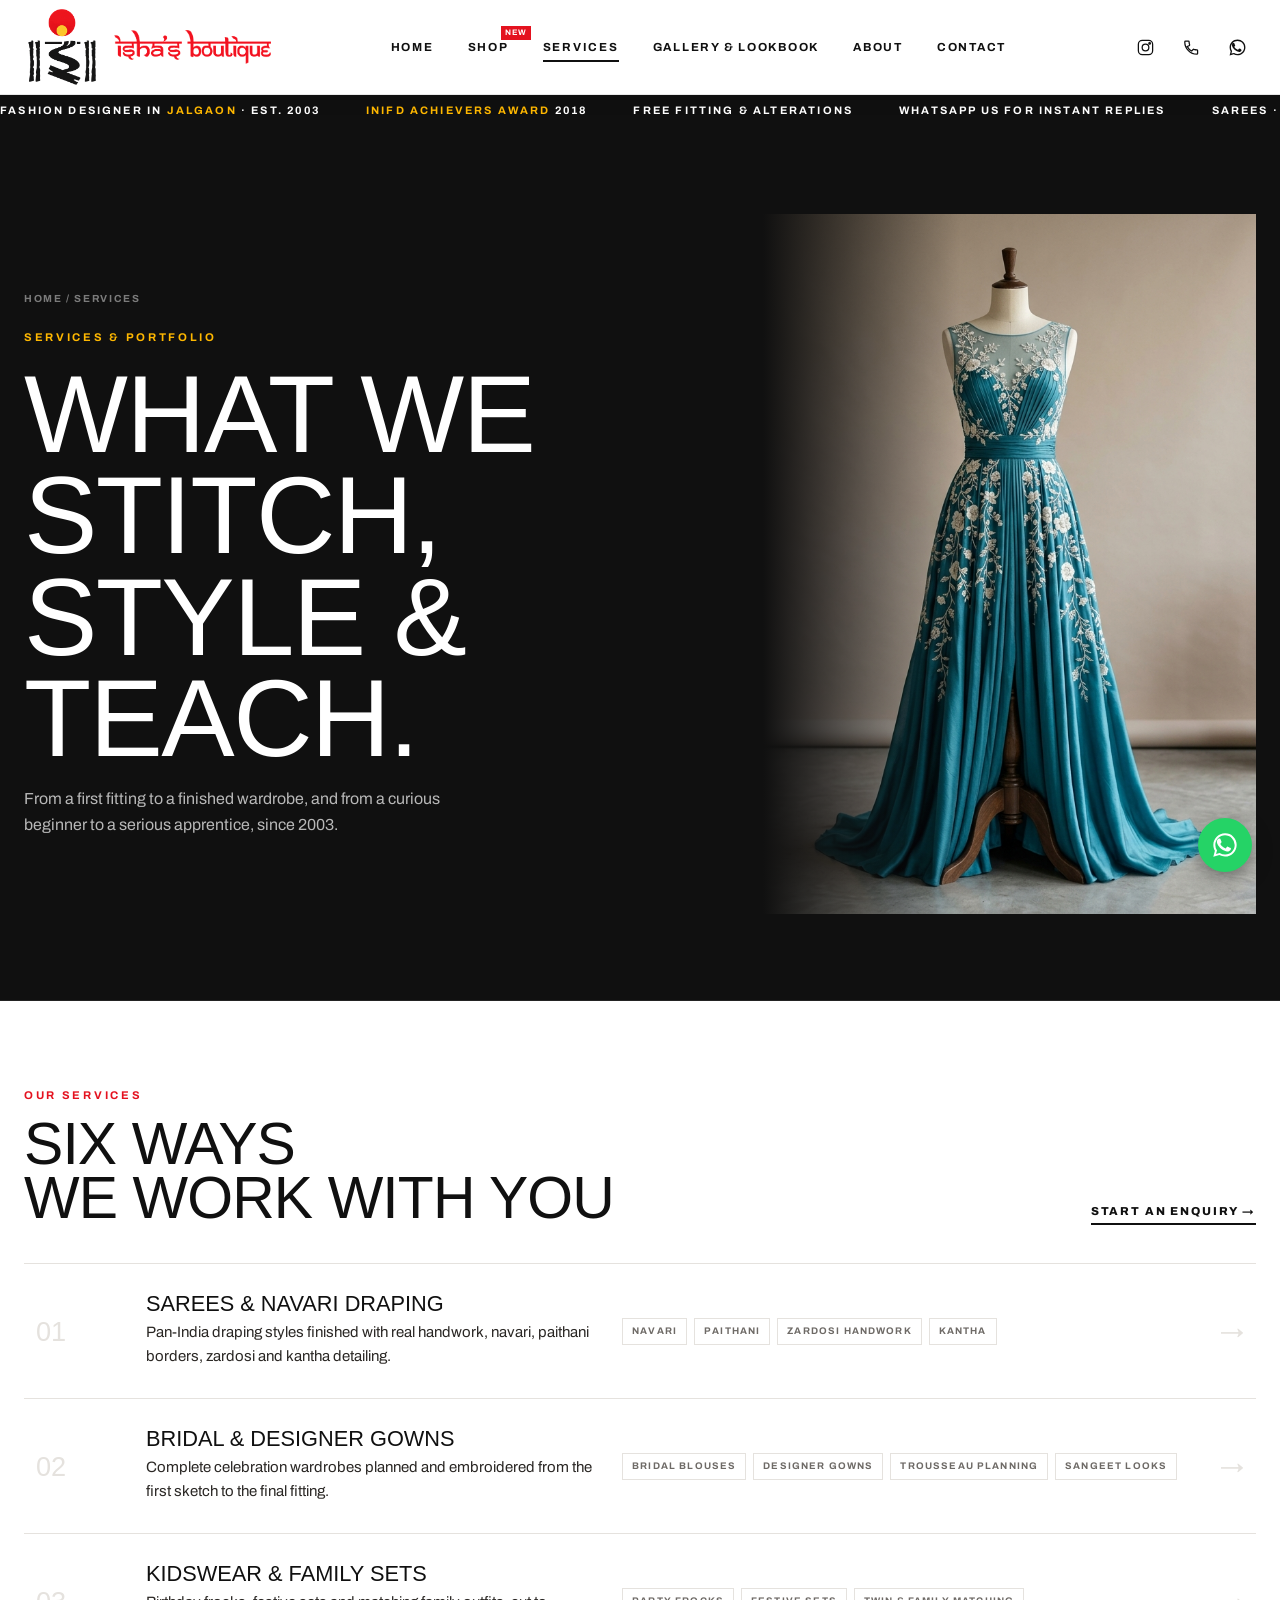
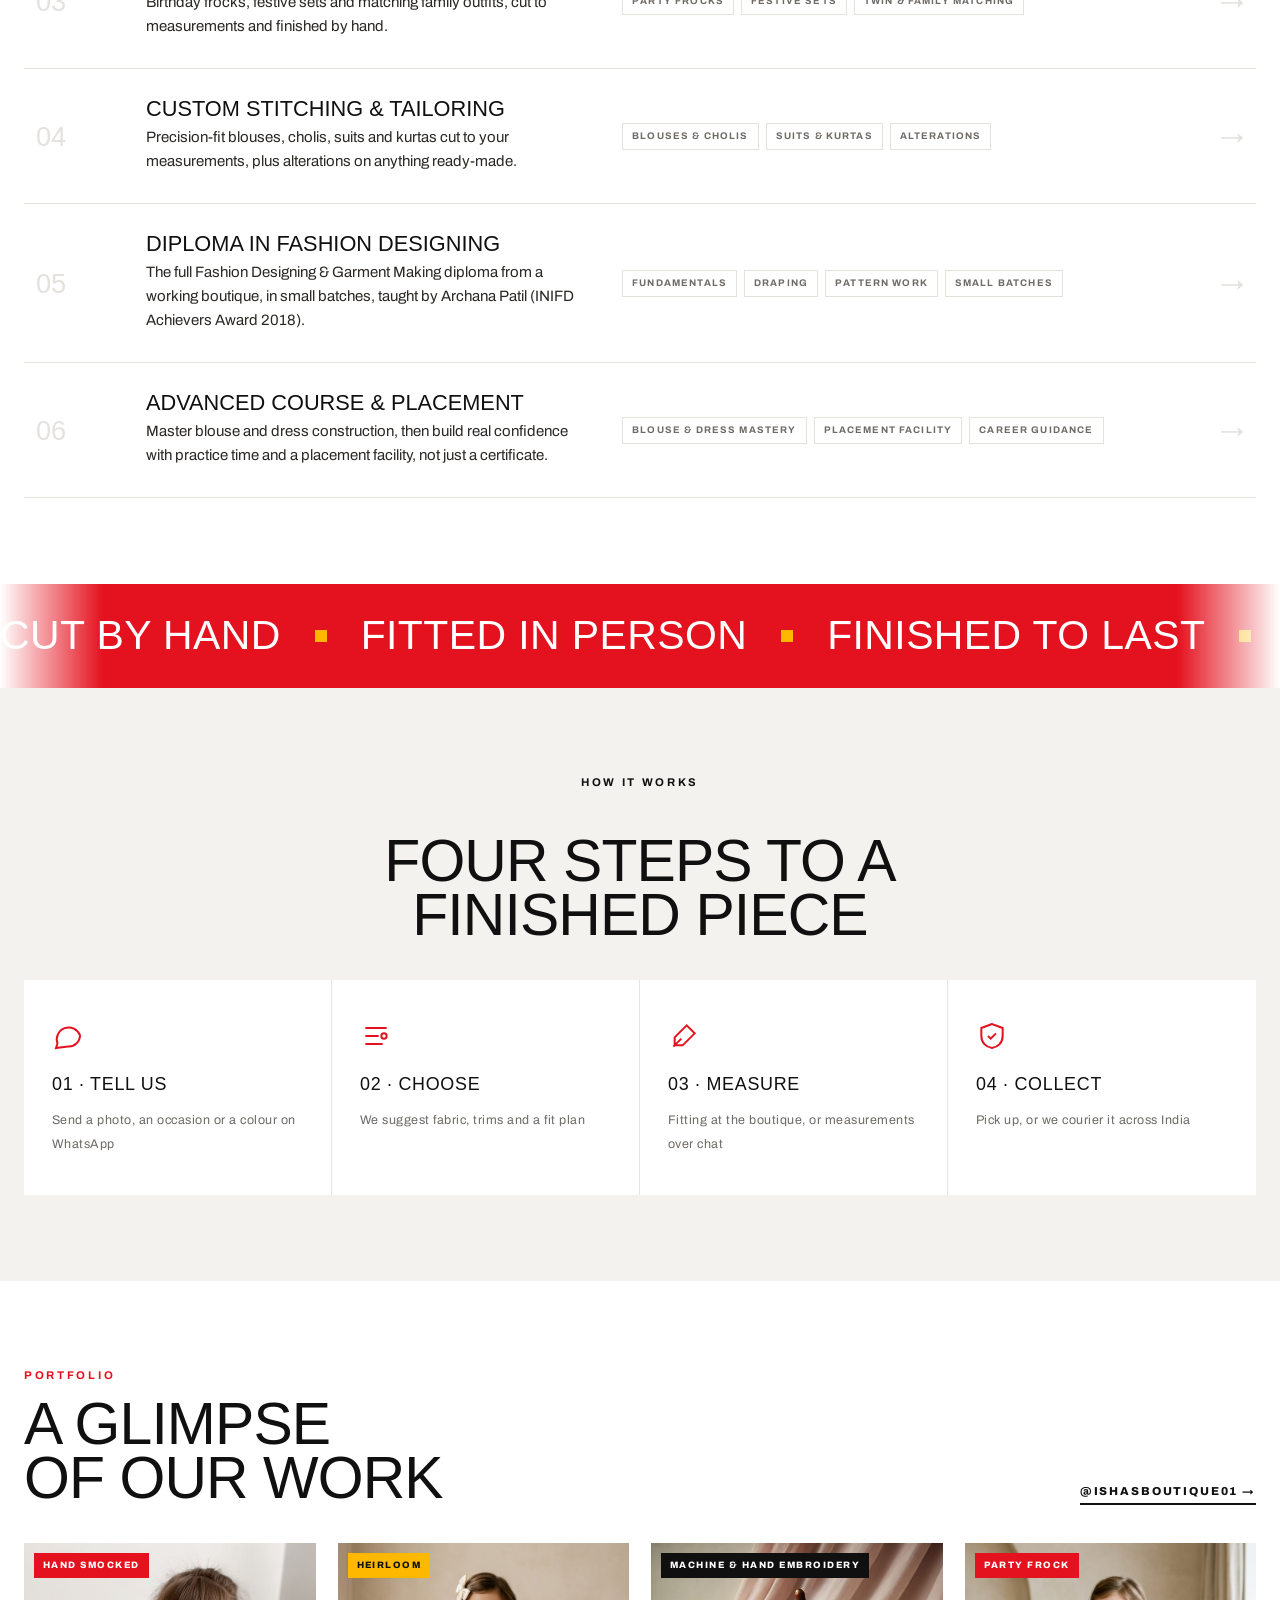
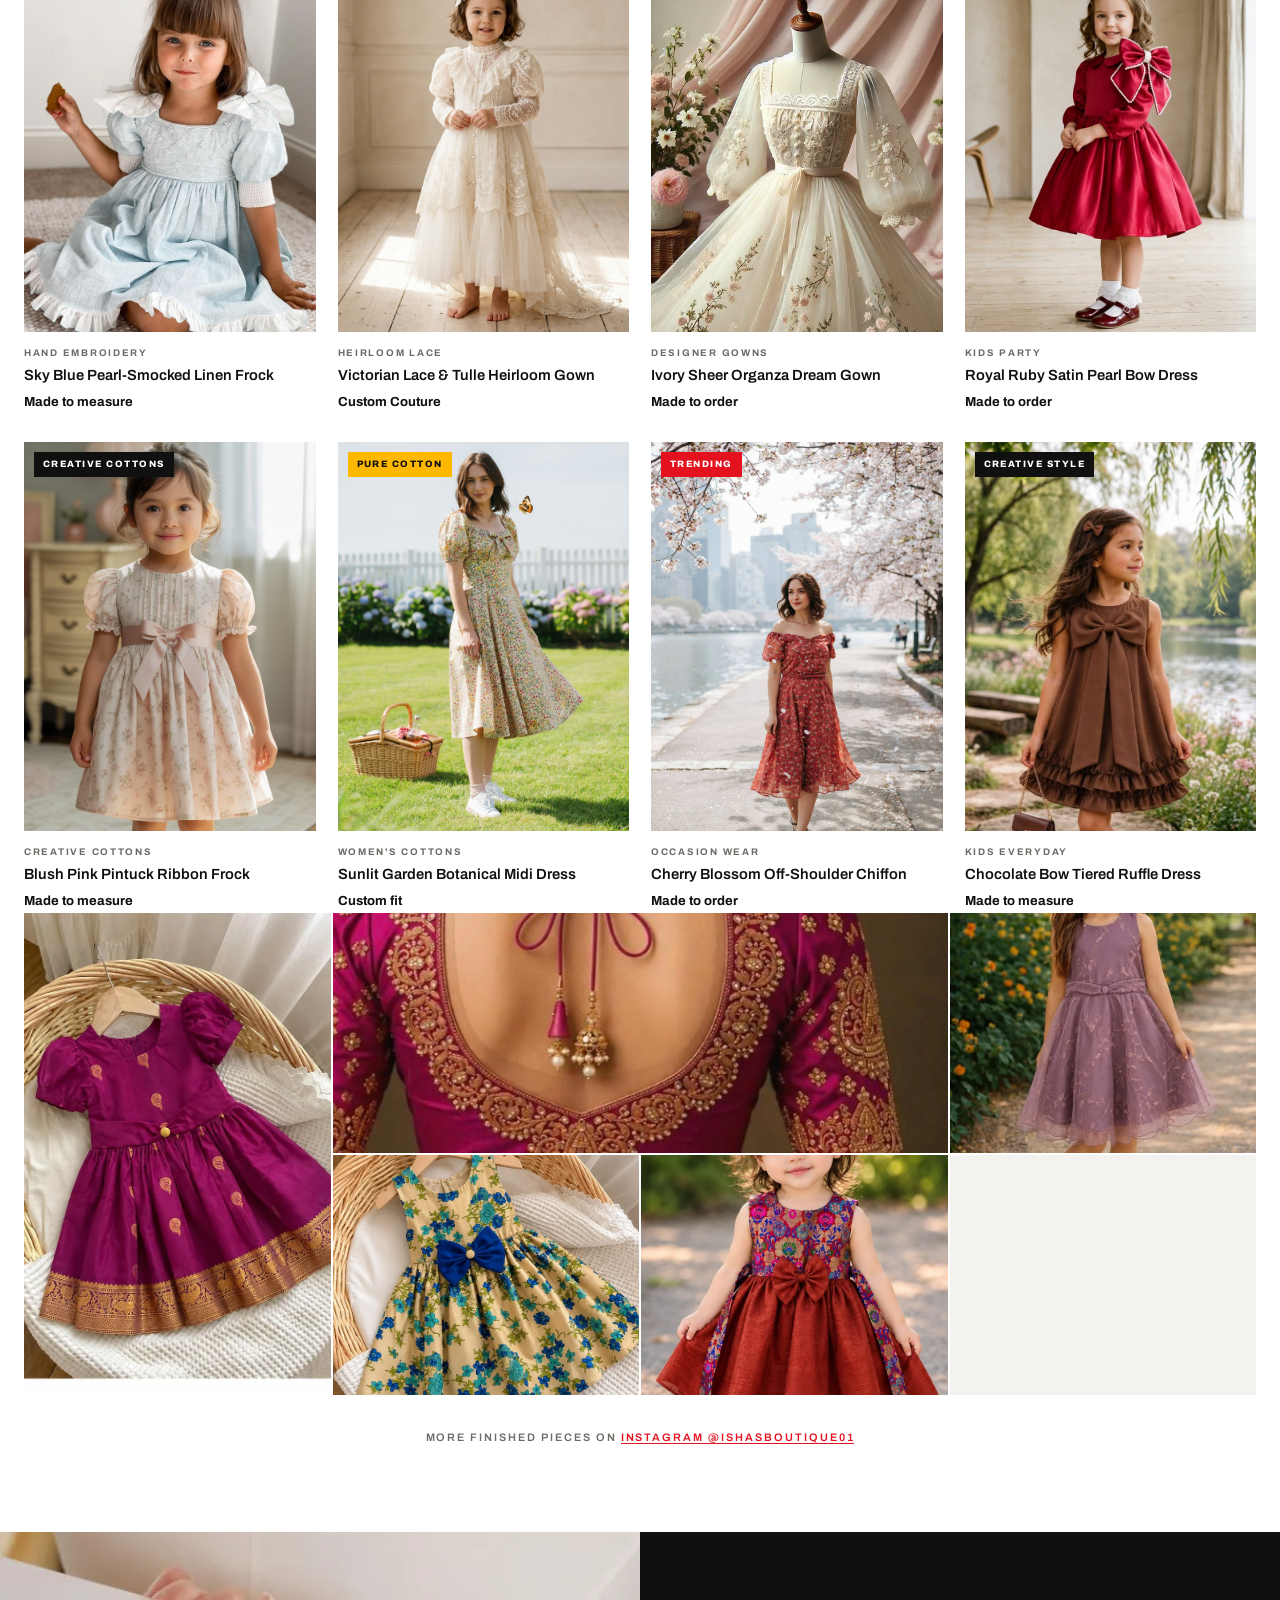
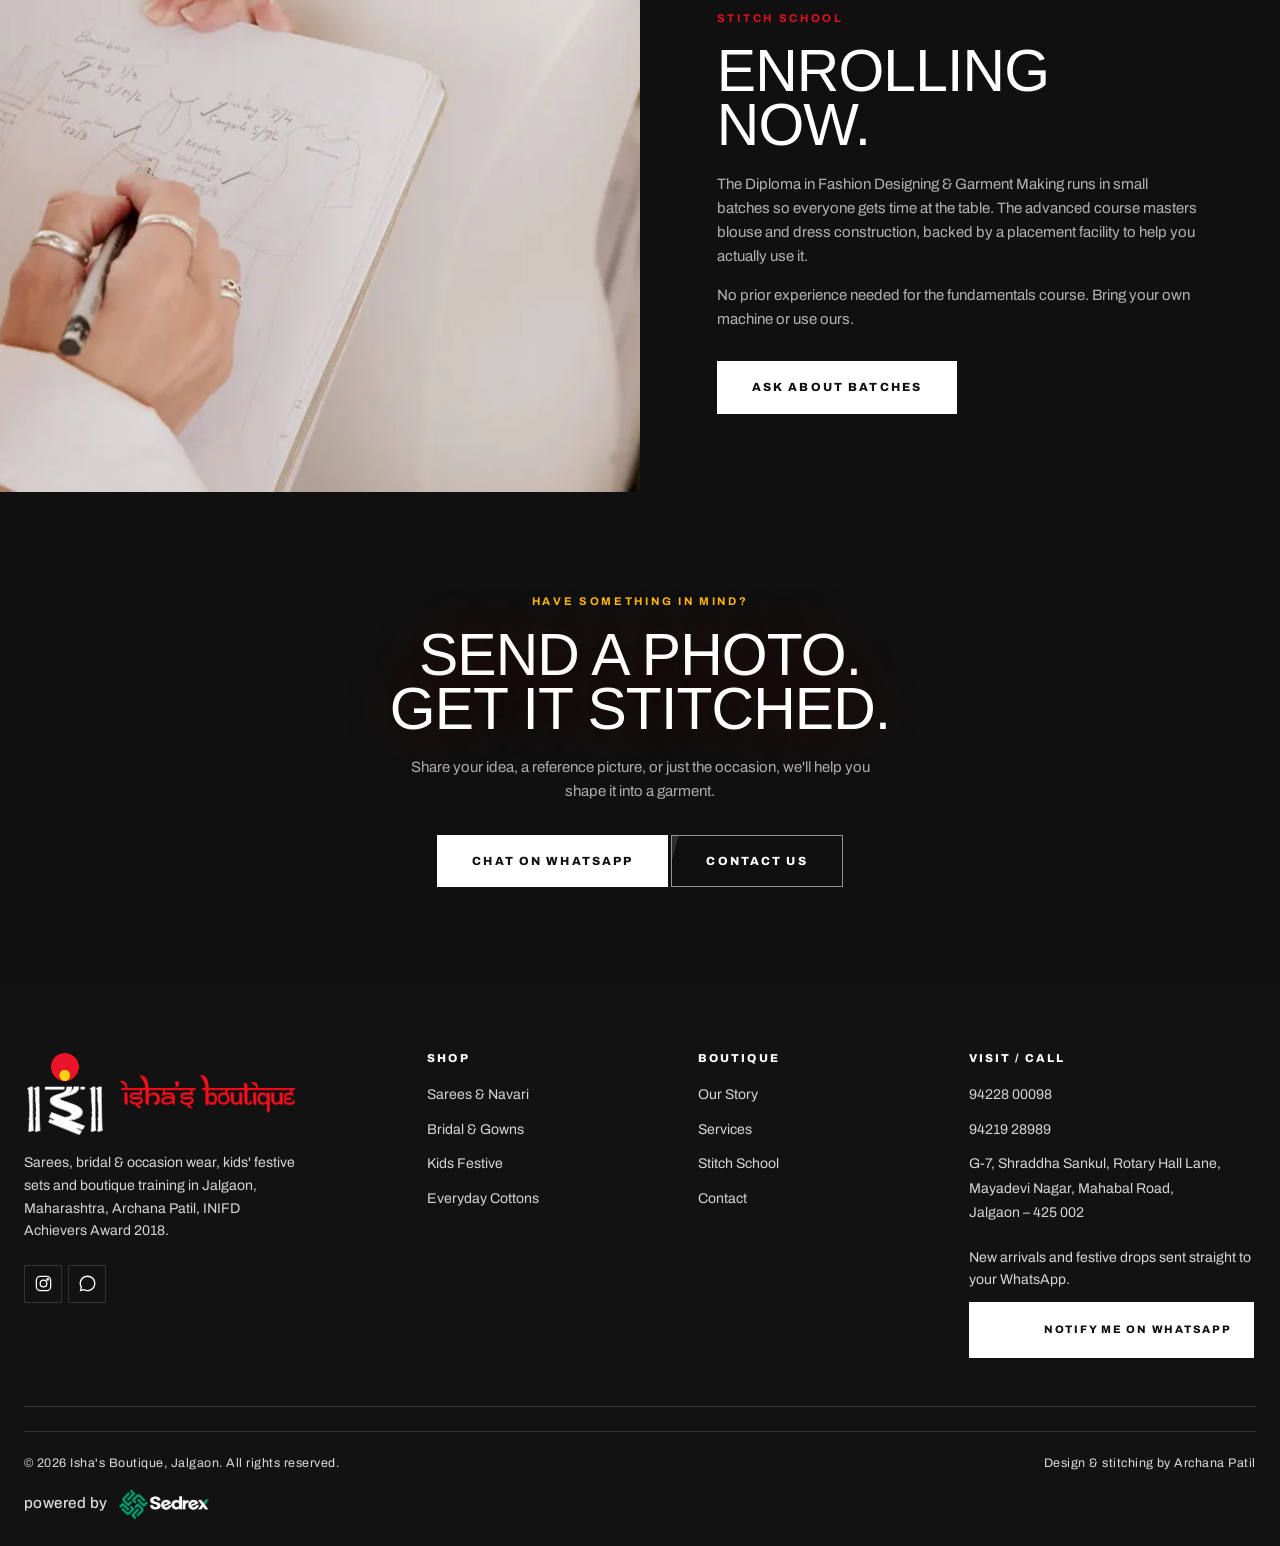
<file: services.html>
<!doctype html>
<html lang="en">
<head>
<meta charset="UTF-8">
<meta name="viewport" content="width=device-width, initial-scale=1.0">
<title>Services &amp; Portfolio Isha's Boutique, Jalgaon</title>
<meta name="description" content="Sarees &amp; navari draping, bridal &amp; designer gowns, kidswear, custom stitching, and the Diploma in Fashion Designing course at Isha's Boutique, Jalgaon. Est. 2003.">
<link rel="canonical" href="https://ishasboutique.com/services.html">
<link rel="icon" type="image/png" href="assets/images/logo-mark-transparent.png">
<meta name="theme-color" content="#101010">

<!-- Open Graph: this is what renders when the link is shared on WhatsApp,
     which is the boutique's main channel. -->
<meta property="og:type" content="website">
<meta property="og:site_name" content="Isha's Boutique">
<meta property="og:locale" content="en_IN">
<meta property="og:url" content="https://ishasboutique.com/services.html">
<meta property="og:title" content="Services &amp; Portfolio Isha's Boutique, Jalgaon">
<meta property="og:description" content="Sarees &amp; navari draping, bridal &amp; designer gowns, kidswear, custom stitching, and the Diploma in Fashion Designing course at Isha's Boutique, Jalgaon. Est. 2003.">
<meta property="og:image" content="https://ishasboutique.com/assets/images/og-card.jpg">
<meta property="og:image:width" content="1200">
<meta property="og:image:height" content="630">
<meta property="og:image:alt" content="Archana Patil marking a garment pattern at Isha's Boutique, Jalgaon">
<meta name="twitter:card" content="summary_large_image">
<meta name="twitter:title" content="Services &amp; Portfolio Isha's Boutique, Jalgaon">
<meta name="twitter:description" content="Sarees &amp; navari draping, bridal &amp; designer gowns, kidswear, custom stitching, and the Diploma in Fashion Designing course at Isha's Boutique, Jalgaon. Est. 2003.">
<meta name="twitter:image" content="https://ishasboutique.com/assets/images/og-card.jpg">

<link rel="preconnect" href="https://fonts.googleapis.com">
<link rel="preconnect" href="https://fonts.gstatic.com" crossorigin>
<link rel="stylesheet" href="https://fonts.googleapis.com/css2?family=Archivo:wght@400;500;600;700;800&family=Yatra+One&display=swap">
<link rel="stylesheet" href="assets/css/styles.css">
<script>document.documentElement.classList.add('js');</script>
<script type="application/ld+json">
{
  "@context": "https://schema.org",
  "@type": "ClothingStore",
  "@id": "https://ishasboutique.com/#boutique",
  "name": "Isha's Boutique",
  "description": "Custom sarees and navari draping, bridal blouses, designer gowns, kids' festive wear and hand embroidery, made to measure in Jalgaon since 2003.",
  "url": "https://ishasboutique.com/",
  "image": "https://ishasboutique.com/assets/images/og-card.jpg",
  "logo": "https://ishasboutique.com/assets/images/logo-mark-transparent.png",
  "telephone": [
    "+91-94228-00098",
    "+91-94219-28989"
  ],
  "foundingDate": "2003",
  "founder": {
    "@type": "Person",
    "name": "Archana Patil",
    "jobTitle": "Founder & Principal Designer",
    "award": "INIFD Achievers Award 2018"
  },
  "award": "INIFD Achievers Award 2018 (Jalgaon chapter)",
  "address": {
    "@type": "PostalAddress",
    "streetAddress": "G-7, Shraddha Sankul, Rotary Hall Lane, Mayadevi Nagar, Mahabal Road",
    "addressLocality": "Jalgaon",
    "addressRegion": "Maharashtra",
    "postalCode": "425002",
    "addressCountry": "IN"
  },
  "openingHoursSpecification": [
    {
      "@type": "OpeningHoursSpecification",
      "dayOfWeek": [
        "Monday",
        "Tuesday",
        "Wednesday",
        "Thursday",
        "Friday",
        "Saturday"
      ],
      "opens": "10:00",
      "closes": "19:30"
    }
  ],
  "sameAs": [
    "https://www.instagram.com/ishasboutique01/"
  ],
  "areaServed": {
    "@type": "Country",
    "name": "India"
  },
  "knowsAbout": [
    "Saree draping",
    "Navari saree",
    "Bridal blouse",
    "Designer gowns",
    "Zardosi hand embroidery",
    "Kids festive wear",
    "Fashion design training"
  ]
}
</script>
</head>
<body>
<!-- ANNOUNCEMENT TICKER -->
<div class="announce">
<a class="skip-link" href="#main">Skip to content</a>
  <div class="marquee">
    <div class="marquee-track">
      <span>Fashion Designer in <b>Jalgaon</b> &middot; Est. 2003</span>
      <span><b>INIFD Achievers Award</b> 2018</span>
      <span>Free fitting &amp; alterations</span>
      <span>WhatsApp us for instant replies</span>
      <span>Sarees &middot; Bridal &middot; Kidswear &middot; Stitch School</span>
    </div>
    <div class="marquee-track" aria-hidden="true">
      <span>Fashion Designer in <b>Jalgaon</b> &middot; Est. 2003</span>
      <span><b>INIFD Achievers Award</b> 2018</span>
      <span>Free fitting &amp; alterations</span>
      <span>WhatsApp us for instant replies</span>
      <span>Sarees &middot; Bridal &middot; Kidswear &middot; Stitch School</span>
    </div>
  </div>
</div>

<header class="site-header">
  <div class="wrap">
    <a href="index.html" class="brand">
      <span class="brand-badge"><img src="assets/images/logo-white-theme.png" alt="Isha's Boutique"></span>
      <img src="assets/images/logo-text-font.png" class="brand-text-image" alt="Isha's Boutique">
    </a>
    <nav class="nav-links" id="nav-links">
      <a href="index.html">Home</a>
      <a href="index.html#shop">Shop<span class="flag">New</span></a>
      <a href="services.html" class="active">Services</a>
      <a href="gallery.html">Gallery &amp; Lookbook</a>
      <a href="about.html">About</a>
      <a href="contact.html">Contact</a>
    </nav>
    <div class="header-actions">
      <a class="icon-link desktop-only" href="https://www.instagram.com/ishasboutique01/" target="_blank" rel="noopener" aria-label="Isha's Boutique on Instagram">
        <svg viewBox="0 0 24 24" fill="none" stroke="currentColor" stroke-width="1.6"><rect x="3" y="3" width="18" height="18" rx="5"/><circle cx="12" cy="12" r="4.2"/><circle cx="17.2" cy="6.8" r="1"/></svg>
      </a>
      <a class="icon-link" href="tel:+919422800098" aria-label="Call the boutique">
        <svg viewBox="0 0 24 24" fill="none" stroke="currentColor" stroke-width="1.6"><path d="M6.6 10.8c1.2 2.4 3.2 4.4 5.6 5.6l1.9-1.9c.3-.3.7-.4 1.1-.2 1.1.4 2.3.6 3.5.6.6 0 1 .4 1 1V19.5c0 .6-.4 1-1 1C10.6 20.5 3.5 13.4 3.5 4.9c0-.6.4-1 1-1H8c.6 0 1 .4 1 1 0 1.2.2 2.4.6 3.5.1.4 0 .8-.2 1.1L6.6 10.8z"/></svg>
      </a>
      <a class="icon-link" href="https://wa.me/919422800098?text=Hi%20Isha's%20Boutique!%20I'd%20like%20to%20ask%20about%20a%20service." target="_blank" rel="noopener" aria-label="Chat on WhatsApp">
        <svg viewBox="0 0 24 24" fill="currentColor"><path d="M12.004 2.003c-5.514 0-9.997 4.483-9.997 9.997 0 1.762.462 3.482 1.34 4.997L2 22l5.126-1.34a9.958 9.958 0 0 0 4.878 1.24h.004c5.514 0 9.997-4.483 9.997-9.997 0-2.67-1.04-5.18-2.928-7.07A9.929 9.929 0 0 0 12.004 2.003zm0 18.14h-.003a8.29 8.29 0 0 1-4.226-1.155l-.303-.18-3.14.82.84-3.06-.198-.314A8.263 8.263 0 0 1 3.72 12c0-4.577 3.726-8.303 8.288-8.303 2.214 0 4.294.863 5.86 2.43a8.234 8.234 0 0 1 2.428 5.867c-.004 4.578-3.73 8.304-8.292 8.149zm4.468-5.761c-.297-.149-1.758-.867-2.03-.967-.273-.099-.471-.148-.67.15-.197.297-.767.966-.94 1.164-.173.199-.347.223-.644.075-.297-.15-1.255-.463-2.39-1.475-.883-.788-1.48-1.761-1.653-2.059-.173-.297-.018-.458.13-.606.134-.133.298-.347.446-.52.149-.174.198-.298.298-.497.099-.198.05-.371-.025-.52-.075-.149-.669-1.612-.916-2.207-.242-.579-.487-.5-.669-.51-.173-.008-.371-.01-.57-.01-.198 0-.52.074-.792.372-.272.297-1.04 1.016-1.04 2.479 0 1.462 1.065 2.875 1.213 3.074.149.198 2.096 3.2 5.077 4.487.709.306 1.262.489 1.694.625.712.227 1.36.195 1.872.118.571-.085 1.758-.719 2.006-1.413.248-.694.248-1.288.173-1.412-.074-.124-.272-.198-.57-.347z"/></svg>
      </a>
      <button class="nav-toggle" id="nav-toggle" aria-label="Toggle menu" aria-expanded="false" aria-controls="nav-links">
        <svg viewBox="0 0 24 24" fill="none" stroke="currentColor" stroke-width="1.8"><path d="M3 7h18M3 12h18M3 17h18"/></svg>
      </button>
    </div>
  </div>
</header>

<main id="main" tabindex="-1">

  <section class="page-hero">
    <div class="page-hero-grid wrap">
      <div class="page-hero-left">
        <p class="crumbs"><a href="index.html">Home</a> / Services</p>
        <span class="eyebrow">Services &amp; Portfolio</span>
        <h1>What We Stitch,<br>Style &amp; Teach.</h1>
        <p class="lede">From a first fitting to a finished wardrobe, and from a curious beginner to a serious apprentice, since 2003.</p>
      </div>
      <div class="page-hero-right">
        <img src="assets/images/brand/product-designer-gown-432w.webp" alt="Intricate detailing of designer gown fabrics and couture stitches" loading="eager">
      </div>
    </div>
  </section>

  <!-- SERVICES LIST -->
  <section id="stitching">
    <div class="wrap">
      <div class="section-head">
        <div>
          <span class="eyebrow accent">Our Services</span>
          <h2>Six Ways<br>We Work With You</h2>
        </div>
        <a href="contact.html" class="link-more">Start an enquiry &rarr;</a>
      </div>

      <div class="svc-list reveal">
        <div class="svc-row">
          <span class="n">01</span>
          <div>
            <h3>Sarees &amp; Navari Draping</h3>
            <p>Pan-India draping styles finished with real handwork, navari, paithani borders, zardosi and kantha detailing.</p>
          </div>
          <div class="tags"><i>Navari</i><i>Paithani</i><i>Zardosi handwork</i><i>Kantha</i></div>
          <span class="go">&rarr;</span>
        </div>

        <div class="svc-row">
          <span class="n">02</span>
          <div>
            <h3>Bridal &amp; Designer Gowns</h3>
            <p>Complete celebration wardrobes planned and embroidered from the first sketch to the final fitting.</p>
          </div>
          <div class="tags"><i>Bridal blouses</i><i>Designer gowns</i><i>Trousseau planning</i><i>Sangeet looks</i></div>
          <span class="go">&rarr;</span>
        </div>

        <div class="svc-row">
          <span class="n">03</span>
          <div>
            <h3>Kidswear &amp; Family Sets</h3>
            <p>Birthday frocks, festive sets and matching family outfits, cut to measurements and finished by hand.</p>
          </div>
          <div class="tags"><i>Party frocks</i><i>Festive sets</i><i>Twin &amp; family matching</i></div>
          <span class="go">&rarr;</span>
        </div>

        <div class="svc-row">
          <span class="n">04</span>
          <div>
            <h3>Custom Stitching &amp; Tailoring</h3>
            <p>Precision-fit blouses, cholis, suits and kurtas cut to your measurements, plus alterations on anything ready-made.</p>
          </div>
          <div class="tags"><i>Blouses &amp; cholis</i><i>Suits &amp; kurtas</i><i>Alterations</i></div>
          <span class="go">&rarr;</span>
        </div>

        <div class="svc-row" id="learn">
          <span class="n">05</span>
          <div>
            <h3>Diploma in Fashion Designing</h3>
            <p>The full Fashion Designing &amp; Garment Making diploma from a working boutique, in small batches, taught by Archana Patil (INIFD Achievers Award 2018).</p>
          </div>
          <div class="tags"><i>Fundamentals</i><i>Draping</i><i>Pattern work</i><i>Small batches</i></div>
          <span class="go">&rarr;</span>
        </div>

        <div class="svc-row">
          <span class="n">06</span>
          <div>
            <h3>Advanced Course &amp; Placement</h3>
            <p>Master blouse and dress construction, then build real confidence with practice time and a placement facility, not just a certificate.</p>
          </div>
          <div class="tags"><i>Blouse &amp; dress mastery</i><i>Placement facility</i><i>Career guidance</i></div>
          <span class="go">&rarr;</span>
        </div>
      </div>
    </div>
  </section>

  <div class="marquee-band">
    <div class="marquee">
      <div class="marquee-track">
        <span>Cut by Hand<i class="dot"></i></span>
        <span>Fitted in Person<i class="dot"></i></span>
        <span>Finished to Last<i class="dot"></i></span>
        <span>Since 2003<i class="dot"></i></span>
      </div>
    </div>
  </div>

  <!-- HOW IT WORKS -->
  <section class="bg-smoke">
    <div class="wrap">
      <div class="section-head center">
        <span class="eyebrow">How It Works</span>
        <h2>Four Steps to a Finished Piece</h2>
      </div>
      <div class="trust trust-light reveal" style="background:#fff; border-color:var(--line);">
        <div class="trust-item">
          <svg viewBox="0 0 24 24" fill="none" stroke="currentColor" stroke-width="1.5"><path d="M21 11.5a8.4 8.4 0 0 1-9 8.4L3 21l1.1-3.4A8.4 8.4 0 1 1 21 11.5z"/></svg>
          <b>01 &middot; Tell Us</b>
          <span>Send a photo, an occasion or a colour on WhatsApp</span>
        </div>
        <div class="trust-item">
          <svg viewBox="0 0 24 24" fill="none" stroke="currentColor" stroke-width="1.5"><path d="M4 6h16M4 12h10M4 18h13"/><circle cx="18" cy="12" r="2"/></svg>
          <b>02 &middot; Choose</b>
          <span>We suggest fabric, trims and a fit plan</span>
        </div>
        <div class="trust-item">
          <svg viewBox="0 0 24 24" fill="none" stroke="currentColor" stroke-width="1.5"><path d="m4 20 6-6M14 4l6 6-9 9H5v-6z"/></svg>
          <b>03 &middot; Measure</b>
          <span>Fitting at the boutique, or measurements over chat</span>
        </div>
        <div class="trust-item">
          <svg viewBox="0 0 24 24" fill="none" stroke="currentColor" stroke-width="1.5"><path d="M12 3 4 6v6c0 5 3.4 8.3 8 9 4.6-.7 8-4 8-9V6l-8-3z"/><path d="m9 12 2 2 4-4"/></svg>
          <b>04 &middot; Collect</b>
          <span>Pick up, or we courier it across India</span>
        </div>
      </div>
    </div>
  </section>

  <!-- PORTFOLIO -->
  <section id="portfolio">
    <div class="wrap">
      <div class="section-head">
        <div>
          <span class="eyebrow accent">Portfolio</span>
          <h2>A Glimpse<br>of Our Work</h2>
        </div>
        <a href="https://www.instagram.com/ishasboutique01/" target="_blank" rel="noopener" class="link-more">@ishasboutique01 &rarr;</a>
      </div>

      <div class="product-grid reveal">
        <article class="product">
          <a href="#" class="product-media" data-enquire="Sky Blue Pearl-Smocked Linen Dress">
            <span class="badge hot">Hand Smocked</span>
            <img class="img-main" src="assets/images/collection/kids-pearl-smocked.jpg" width="400" height="533" loading="lazy" decoding="async" alt="Sky Blue Pearl Smocked Frock">
            <span class="quick">Enquire on WhatsApp</span>
          </a>
          <div class="product-meta"><span class="cat">Hand Embroidery</span><h3>Sky Blue Pearl-Smocked Linen Frock</h3><p class="price">Made to measure</p></div>
        </article>

        <article class="product">
          <a href="#" class="product-media" data-enquire="Victorian Lace Heirloom Gown">
            <span class="badge gold">Heirloom</span>
            <img class="img-main" src="assets/images/collection/kids-victorian-heirloom.jpg" width="400" height="533" loading="lazy" decoding="async" alt="Victorian Lace Heirloom Gown">
            <span class="quick">Enquire on WhatsApp</span>
          </a>
          <div class="product-meta"><span class="cat">Heirloom Lace</span><h3>Victorian Lace &amp; Tulle Heirloom Gown</h3><p class="price">Custom Couture</p></div>
        </article>

        <article class="product">
          <a href="#" class="product-media" data-enquire="Ivory Sheer Organza Embroidered Gown">
            <span class="badge">Machine &amp; Hand Embroidery</span>
            <img class="img-main" src="assets/images/collection/couture-ivory-sheer.jpg" width="400" height="533" loading="lazy" decoding="async" alt="Ivory Sheer Organza Dream Gown">
            <span class="quick">Enquire on WhatsApp</span>
          </a>
          <div class="product-meta"><span class="cat">Designer Gowns</span><h3>Ivory Sheer Organza Dream Gown</h3><p class="price">Made to order</p></div>
        </article>

        <article class="product">
          <a href="#" class="product-media" data-enquire="Royal Ruby Satin Pearl Bow Party Frock">
            <span class="badge hot">Party Frock</span>
            <img class="img-main" src="assets/images/collection/kids-ruby-satin-bow.jpg" width="400" height="533" loading="lazy" decoding="async" alt="Royal Ruby Satin Pearl Bow Dress">
            <span class="quick">Enquire on WhatsApp</span>
          </a>
          <div class="product-meta"><span class="cat">Kids Party</span><h3>Royal Ruby Satin Pearl Bow Dress</h3><p class="price">Made to order</p></div>
        </article>

        <article class="product">
          <a href="#" class="product-media" data-enquire="Blush Pink Pintuck Ribbon Frock">
            <span class="badge">Creative Cottons</span>
            <img class="img-main" src="assets/images/collection/kids-blush-pintuck.jpg" width="400" height="533" loading="lazy" decoding="async" alt="Blush Pink Pintuck Ribbon Frock">
            <span class="quick">Enquire on WhatsApp</span>
          </a>
          <div class="product-meta"><span class="cat">Creative Cottons</span><h3>Blush Pink Pintuck Ribbon Frock</h3><p class="price">Made to measure</p></div>
        </article>

        <article class="product">
          <a href="#" class="product-media" data-enquire="Sunlit Garden Botanical Midi Dress women">
            <span class="badge gold">Pure Cotton</span>
            <img class="img-main" src="assets/images/collection/women-garden-midi.jpg" width="400" height="533" loading="lazy" decoding="async" alt="Sunlit Garden Botanical Midi Dress">
            <span class="quick">Enquire on WhatsApp</span>
          </a>
          <div class="product-meta"><span class="cat">Women's Cottons</span><h3>Sunlit Garden Botanical Midi Dress</h3><p class="price">Custom fit</p></div>
        </article>

        <article class="product">
          <a href="#" class="product-media" data-enquire="Cherry Blossom Off-Shoulder Chiffon Dress">
            <span class="badge hot">Trending</span>
            <img class="img-main" src="assets/images/collection/women-sakura-chiffon.jpg" width="400" height="533" loading="lazy" decoding="async" alt="Cherry Blossom Off-Shoulder Dress">
            <span class="quick">Enquire on WhatsApp</span>
          </a>
          <div class="product-meta"><span class="cat">Occasion Wear</span><h3>Cherry Blossom Off-Shoulder Chiffon</h3><p class="price">Made to order</p></div>
        </article>

        <article class="product">
          <a href="#" class="product-media" data-enquire="Chocolate Bow Tiered Ruffle Dress for kids">
            <span class="badge">Creative Style</span>
            <img class="img-main" src="assets/images/collection/kids-chocolate-bow.jpg" width="400" height="533" loading="lazy" decoding="async" alt="Chocolate Bow Tiered Ruffle Dress">
            <span class="quick">Enquire on WhatsApp</span>
          </a>
          <div class="product-meta"><span class="cat">Kids Everyday</span><h3>Chocolate Bow Tiered Ruffle Dress</h3><p class="price">Made to measure</p></div>
        </article>
      </div>

      <div class="mosaic reveal" style="margin-top:2px;">
        <a href="#" class="tall">
          <img src="assets/images/flat-4-800w.webp" width="432" height="960" loading="lazy" decoding="async" alt="Royal Paithani Zari Silk Frock">
          <span class="cap">Paithani Zari Silk</span>
        </a>
        <a href="#" class="wide"><img src="assets/images/hero-saree.png" width="1200" height="800" loading="lazy" decoding="async" alt="Royal Navari Saree Drape"><span class="cap">Navari Saree Drape</span></a>
        <a href="#"><img src="assets/images/model-2-800w.webp" width="1054" height="1492" loading="lazy" decoding="async" alt="Lavender Smocked Organza Frock"><span class="cap">Lavender Organza</span></a>
        <a href="#"><img src="assets/images/flat-5-800w.webp" width="1023" height="1537" loading="lazy" decoding="async" alt="Bluebell Bow Printed Cotton Frock"><span class="cap">Bluebell Bow Cotton</span></a>
        <a href="#"><img src="assets/images/model-6-800w.webp" width="1086" height="1449" loading="lazy" decoding="async" alt="Festive Gold Brocade Frock Set"><span class="cap">Gold Brocade Set</span></a>
        <a href="#"><img src="assets/images/collection/atelier-miniature-dress.jpg" width="1029" height="1528" loading="lazy" decoding="async" alt="Artisan Rose Miniature Frock"><span class="cap">Artisan Rose Frock</span></a>
      </div>

      <p style="text-align:center; margin-top:34px;" class="micro">
        More finished pieces on <a href="https://www.instagram.com/ishasboutique01/" target="_blank" rel="noopener" style="color:var(--accent); border-bottom:1px solid var(--accent);">Instagram @ishasboutique01</a>
      </p>
    </div>
  </section>

  <!-- STITCH SCHOOL -->
  <section style="padding:0;">
    <div class="editorial">
      <div class="editorial-media">
        <img src="assets/images/brand/course-sketch-swatches-800w.webp" srcset="assets/images/brand/course-sketch-swatches-400w.webp 400w, assets/images/brand/course-sketch-swatches-800w.webp 800w, assets/images/brand/course-sketch-swatches-1200w.webp 1200w" sizes="(min-width:1024px) 50vw, 100vw" width="1200" height="800" loading="lazy" decoding="async" alt="Sketching a garment design by hand, the way it's taught in the diploma course">
      </div>
      <div class="editorial-copy on-ink reveal">
        <span class="eyebrow accent">Stitch School</span>
        <h2>Enrolling Now.</h2>
        <p>The Diploma in Fashion Designing &amp; Garment Making runs in small batches so everyone gets time at the table. The advanced course masters blouse and dress construction, backed by a placement facility to help you actually use it.</p>
        <p>No prior experience needed for the fundamentals course. Bring your own machine or use ours.</p>
        <a href="https://wa.me/919422800098?text=Hi%20Isha's%20Boutique!%20I'd%20like%20details%20about%20the%20diploma%20course%20and%20placement." target="_blank" rel="noopener" class="btn btn-light">Ask About Batches</a>
      </div>
    </div>
  </section>

  <section class="cta-band">
    <div class="wrap">
      <span class="eyebrow" style="color:var(--accent-2)">Have Something in Mind?</span>
      <h2 style="margin-top:16px;">Send a Photo.<br>Get It Stitched.</h2>
      <p>Share your idea, a reference picture, or just the occasion, we'll help you shape it into a garment.</p>
      <div class="hero-cta">
        <a href="https://wa.me/919422800098?text=Hi%20Isha's%20Boutique!%20I%20have%20a%20design%20in%20mind%20and%20want%20to%20discuss%20it." target="_blank" rel="noopener" class="btn btn-light">Chat on WhatsApp</a>
        <a href="contact.html" class="btn btn-outline-light">Contact Us</a>
      </div>
    </div>
  </section>

</main>

<footer class="site-footer">
  <div class="wrap">
    <div class="footer-grid">
      <div class="footer-brand">
        <a href="index.html" class="brand brand-footer">
          <span class="brand-badge brand-badge-footer"><img src="assets/images/logo-black-theme.png" alt="Isha's Boutique"></span>
          <img src="assets/images/logo-text-font.png" class="brand-text-image brand-text-image-footer" alt="Isha's Boutique">
        </a>
        <p>Sarees, bridal &amp; occasion wear, kids' festive sets and boutique training in Jalgaon, Maharashtra, Archana Patil, INIFD Achievers Award 2018.</p>
        <div class="footer-social">
          <a class="icon-link" href="https://www.instagram.com/ishasboutique01/" target="_blank" rel="noopener" aria-label="Instagram">
            <svg viewBox="0 0 24 24" fill="none" stroke="currentColor" stroke-width="1.6"><rect x="3" y="3" width="18" height="18" rx="5"/><circle cx="12" cy="12" r="4.2"/><circle cx="17.2" cy="6.8" r="1"/></svg>
          </a>
          <a class="icon-link" href="https://wa.me/919422800098" target="_blank" rel="noopener" aria-label="WhatsApp">
            <svg viewBox="0 0 24 24" fill="currentColor"><path d="M12.004 2.003c-5.514 0-9.997 4.483-9.997 9.997 0 1.762.462 3.482 1.34 4.997L2 22l5.126-1.34a9.958 9.958 0 0 0 4.878 1.24h.004c5.514 0 9.997-4.483 9.997-9.997 0-2.67-1.04-5.18-2.928-7.07A9.929 9.929 0 0 0 12.004 2.003zm0 18.14h-.003a8.29 8.29 0 0 1-4.226-1.155l-.303-.18-3.14.82.84-3.06-.198-.314A8.263 8.263 0 0 1 3.72 12c0-4.577 3.726-8.303 8.288-8.303 2.214 0 4.294.863 5.86 2.43a8.234 8.234 0 0 1 2.428 5.867c-.004 4.578-3.73 8.304-8.292 8.149z"/></svg>
          </a>
        </div>
      </div>
      <div class="footer-col">
        <h4>Shop</h4>
        <ul>
          <li><a href="index.html#shop">Sarees &amp; Navari</a></li>
          <li><a href="index.html#shop">Bridal &amp; Gowns</a></li>
          <li><a href="index.html#shop">Kids Festive</a></li>
          <li><a href="index.html#shop">Everyday Cottons</a></li>
        </ul>
      </div>
      <div class="footer-col">
        <h4>Boutique</h4>
        <ul>
          <li><a href="about.html">Our Story</a></li>
          <li><a href="services.html">Services</a></li>
          <li><a href="services.html#learn">Stitch School</a></li>
          <li><a href="contact.html">Contact</a></li>
        </ul>
      </div>
      <div class="footer-col">
        <h4>Visit / Call</h4>
        <ul>
          <li><a href="tel:+919422800098">94228 00098</a></li>
          <li><a href="tel:+919421928989">94219 28989</a></li>
          <li><a href="contact.html">G-7, Shraddha Sankul, Rotary Hall Lane,<br>Mayadevi Nagar, Mahabal Road,<br>Jalgaon &ndash; 425 002</a></li>
        </ul>
        <div class="newsletter">
          <p>New arrivals and festive drops sent straight to your WhatsApp.</p>
          <a href="https://wa.me/919422800098?text=Hi%20Isha's%20Boutique!%20Please%20send%20me%20your%20new%20arrivals%20on%20WhatsApp." target="_blank" rel="noopener">
            <svg viewBox="0 0 24 24" fill="currentColor" aria-hidden="true"><path d="M12.004 2.003c-5.514 0-9.997 4.483-9.997 9.997 0 1.762.462 3.482 1.34 4.997L2 22l5.126-1.34a9.958 9.958 0 0 0 4.878 1.24h.004c5.514 0 9.997-4.483 9.997-9.997 0-2.67-1.04-5.18-2.928-7.07A9.929 9.929 0 0 0 12.004 2.003zm0 18.14h-.003a8.29 8.29 0 0 1-4.226-1.155l-.303-.18-3.14.82.84-3.06-.198-.314A8.263 8.263 0 0 1 3.72 12c0-4.577 3.726-8.303 8.288-8.303 2.214 0 4.294.863 5.86 2.43a8.234 8.234 0 0 1 2.428 5.867c-.004 4.578-3.73 8.304-8.292 8.149z"/></svg>
            Notify me on WhatsApp
          </a>
        </div>
      </div>
    </div>
    <div class="footer-bottom">
      <div class="footer-bottom-left">
        <span>&copy; <span id="year"></span> Isha's Boutique, Jalgaon. All rights reserved.</span>
        <a href="https://sedrexai.com/" target="_blank" rel="noopener" class="powered-by-sedrex">
          <span>powered by</span>
          <img src="assets/images/sedrex-logo.png" alt="Sedrex">
        </a>
      </div>
      <span>Design &amp; stitching by Archana Patil</span>
    </div>
  </div>
</footer>

<a class="wa-float" href="https://wa.me/919422800098?text=Hi%20Isha's%20Boutique!%20I'd%20like%20to%20ask%20about%20a%20service." target="_blank" rel="noopener" aria-label="Chat with us on WhatsApp">
  <svg viewBox="0 0 24 24" fill="currentColor"><path d="M12.004 2.003c-5.514 0-9.997 4.483-9.997 9.997 0 1.762.462 3.482 1.34 4.997L2 22l5.126-1.34a9.958 9.958 0 0 0 4.878 1.24h.004c5.514 0 9.997-4.483 9.997-9.997 0-2.67-1.04-5.18-2.928-7.07A9.929 9.929 0 0 0 12.004 2.003zm0 18.14h-.003a8.29 8.29 0 0 1-4.226-1.155l-.303-.18-3.14.82.84-3.06-.198-.314A8.263 8.263 0 0 1 3.72 12c0-4.577 3.726-8.303 8.288-8.303 2.214 0 4.294.863 5.86 2.43a8.234 8.234 0 0 1 2.428 5.867c-.004 4.578-3.73 8.304-8.292 8.149zm4.468-5.761c-.297-.149-1.758-.867-2.03-.967-.273-.099-.471-.148-.67.15-.197.297-.767.966-.94 1.164-.173.199-.347.223-.644.075-.297-.15-1.255-.463-2.39-1.475-.883-.788-1.48-1.761-1.653-2.059-.173-.297-.018-.458.13-.606.134-.133.298-.347.446-.52.149-.174.198-.298.298-.497.099-.198.05-.371-.025-.52-.075-.149-.669-1.612-.916-2.207-.242-.579-.487-.5-.669-.51-.173-.008-.371-.01-.57-.01-.198 0-.52.074-.792.372-.272.297-1.04 1.016-1.04 2.479 0 1.462 1.065 2.875 1.213 3.074.149.198 2.096 3.2 5.077 4.487.709.306 1.262.489 1.694.625.712.227 1.36.195 1.872.118.571-.085 1.758-.719 2.006-1.413.248-.694.248-1.288.173-1.412-.074-.124-.272-.198-.57-.347z"/></svg>
</a>

<script src="assets/js/main.js"></script>
</body>
</html>
</file>
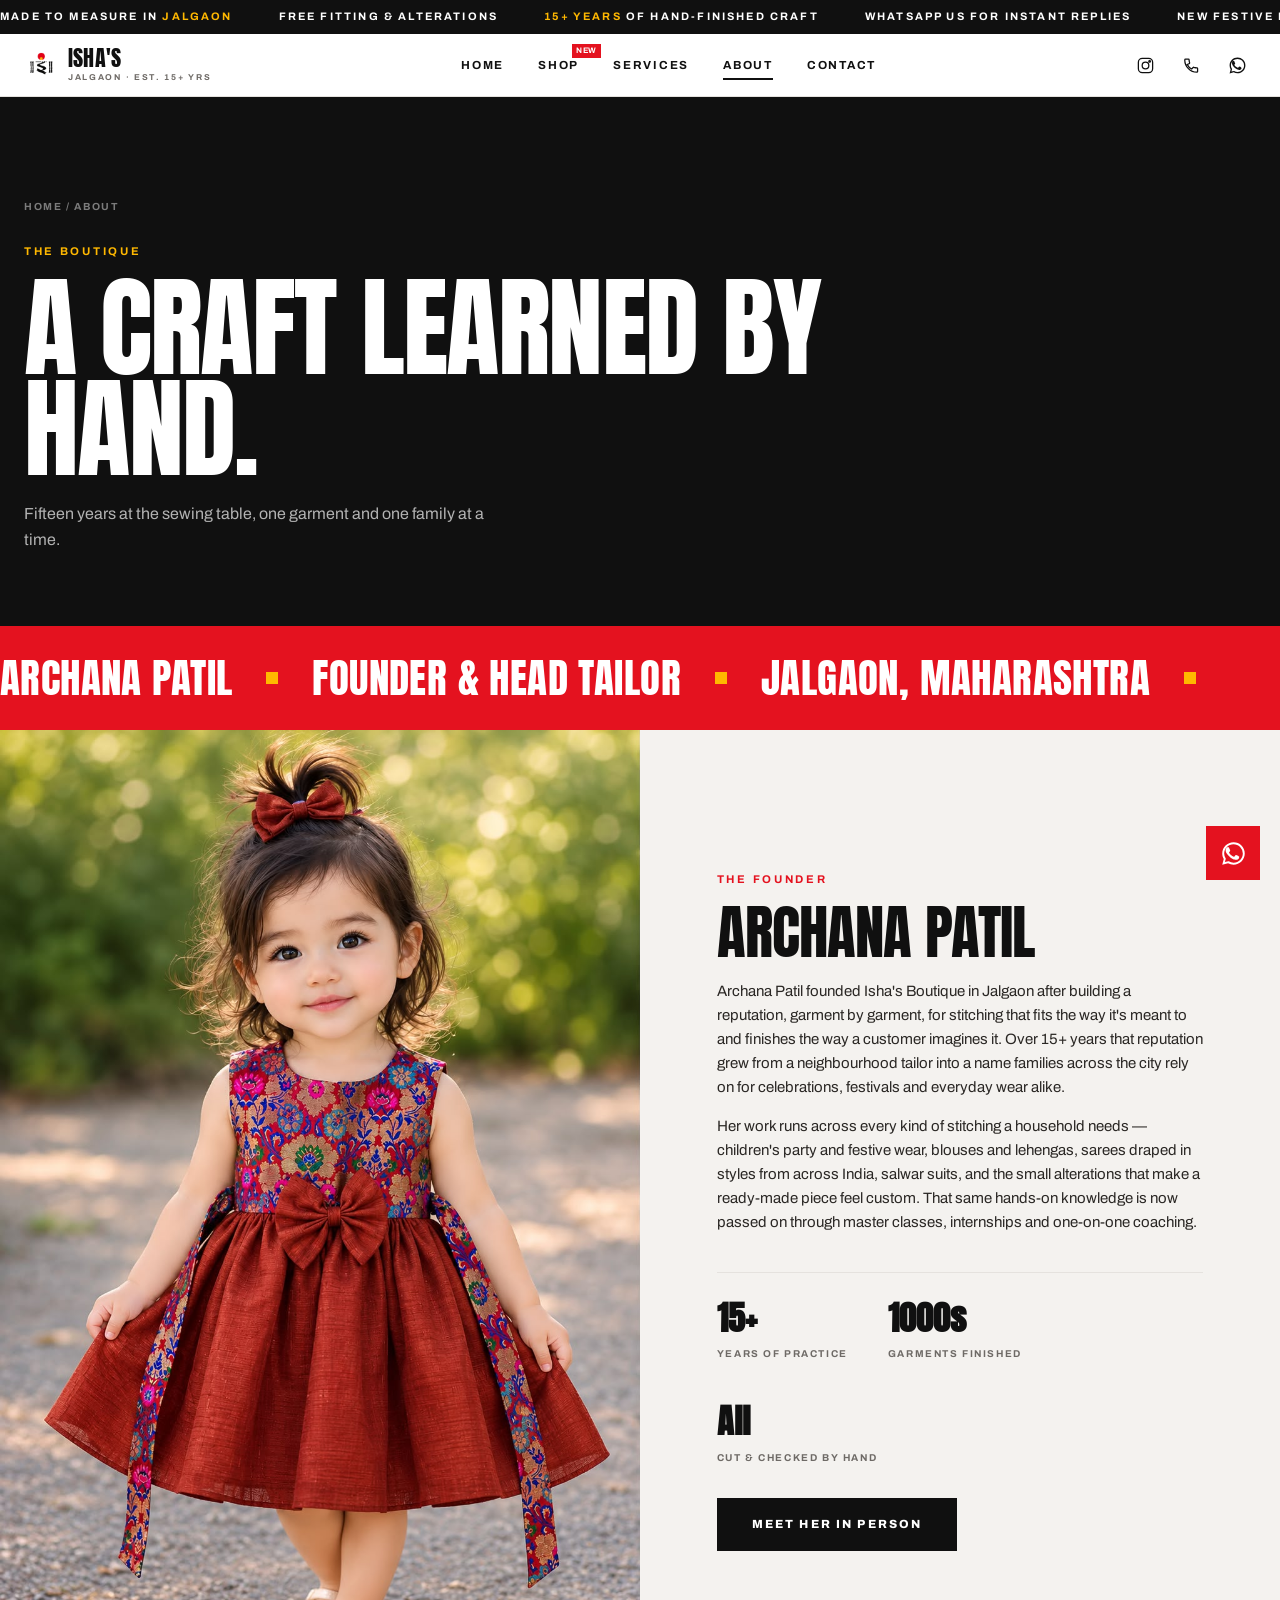
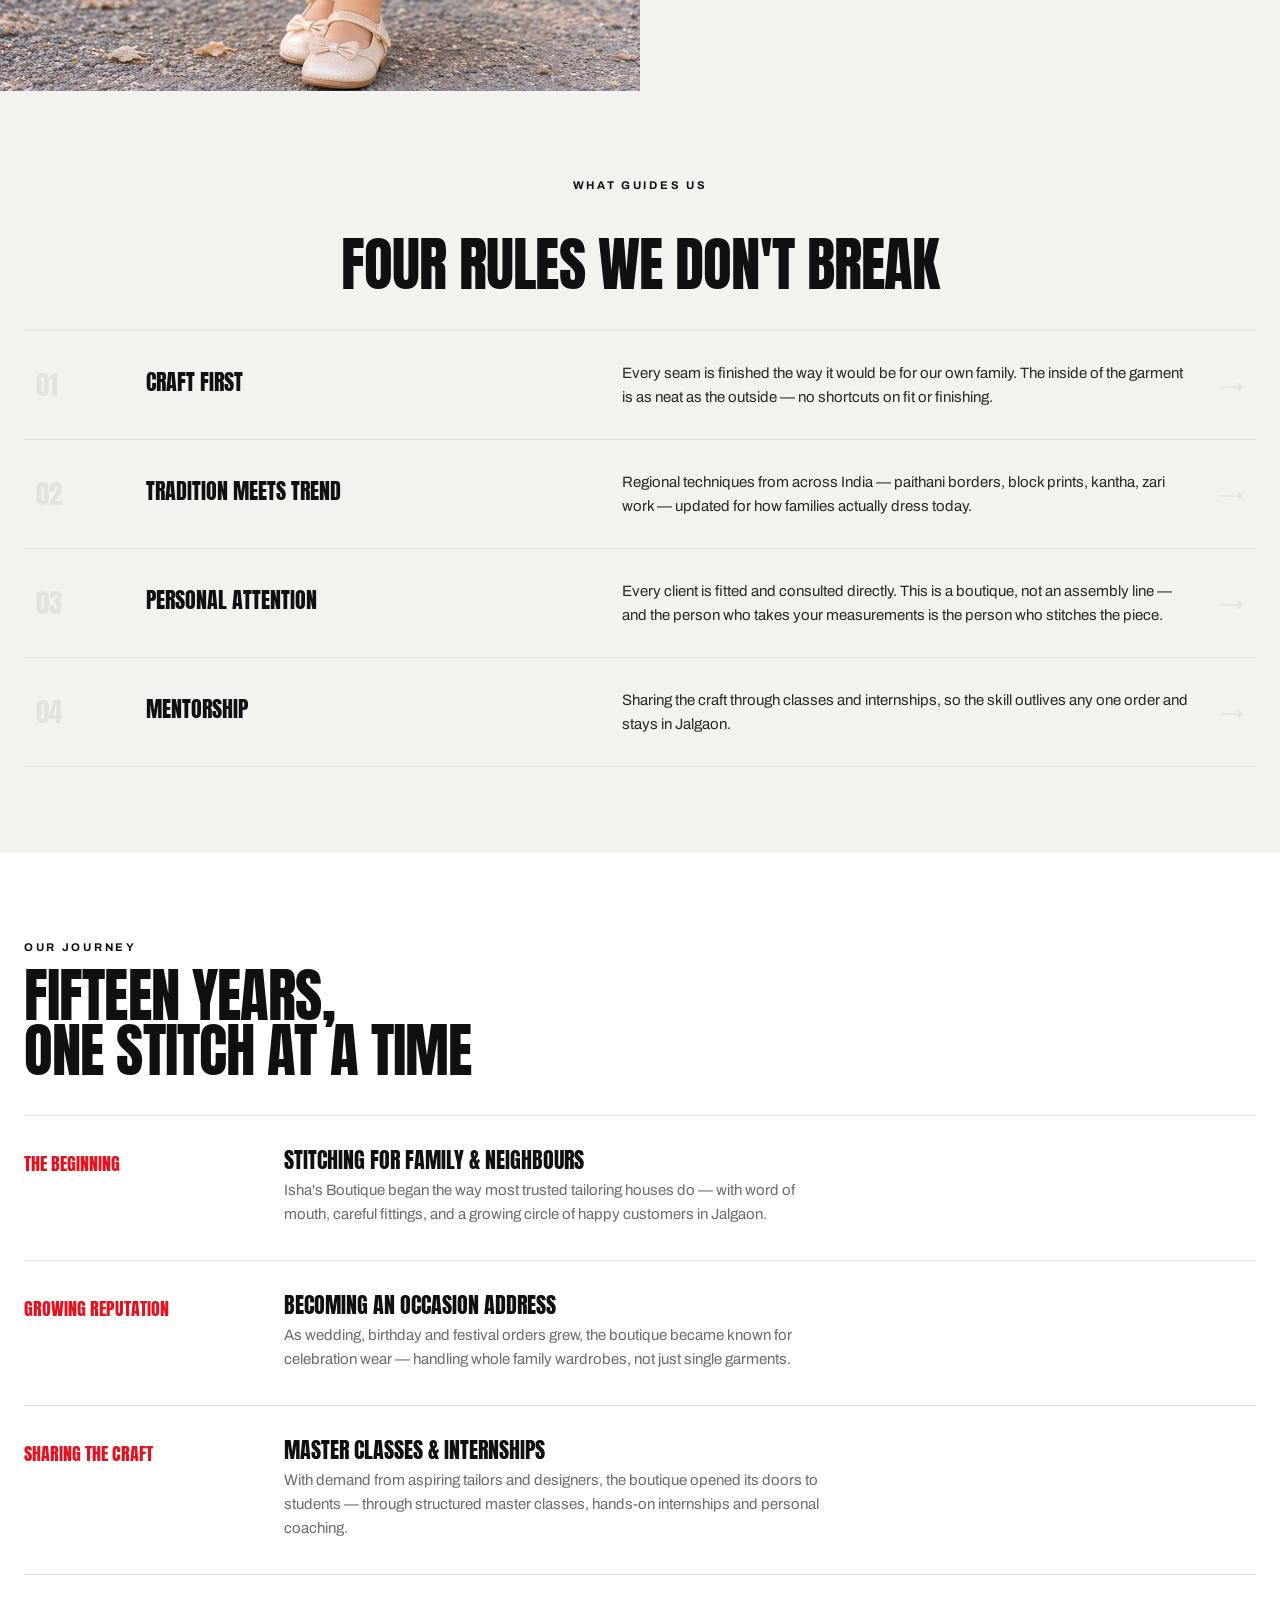
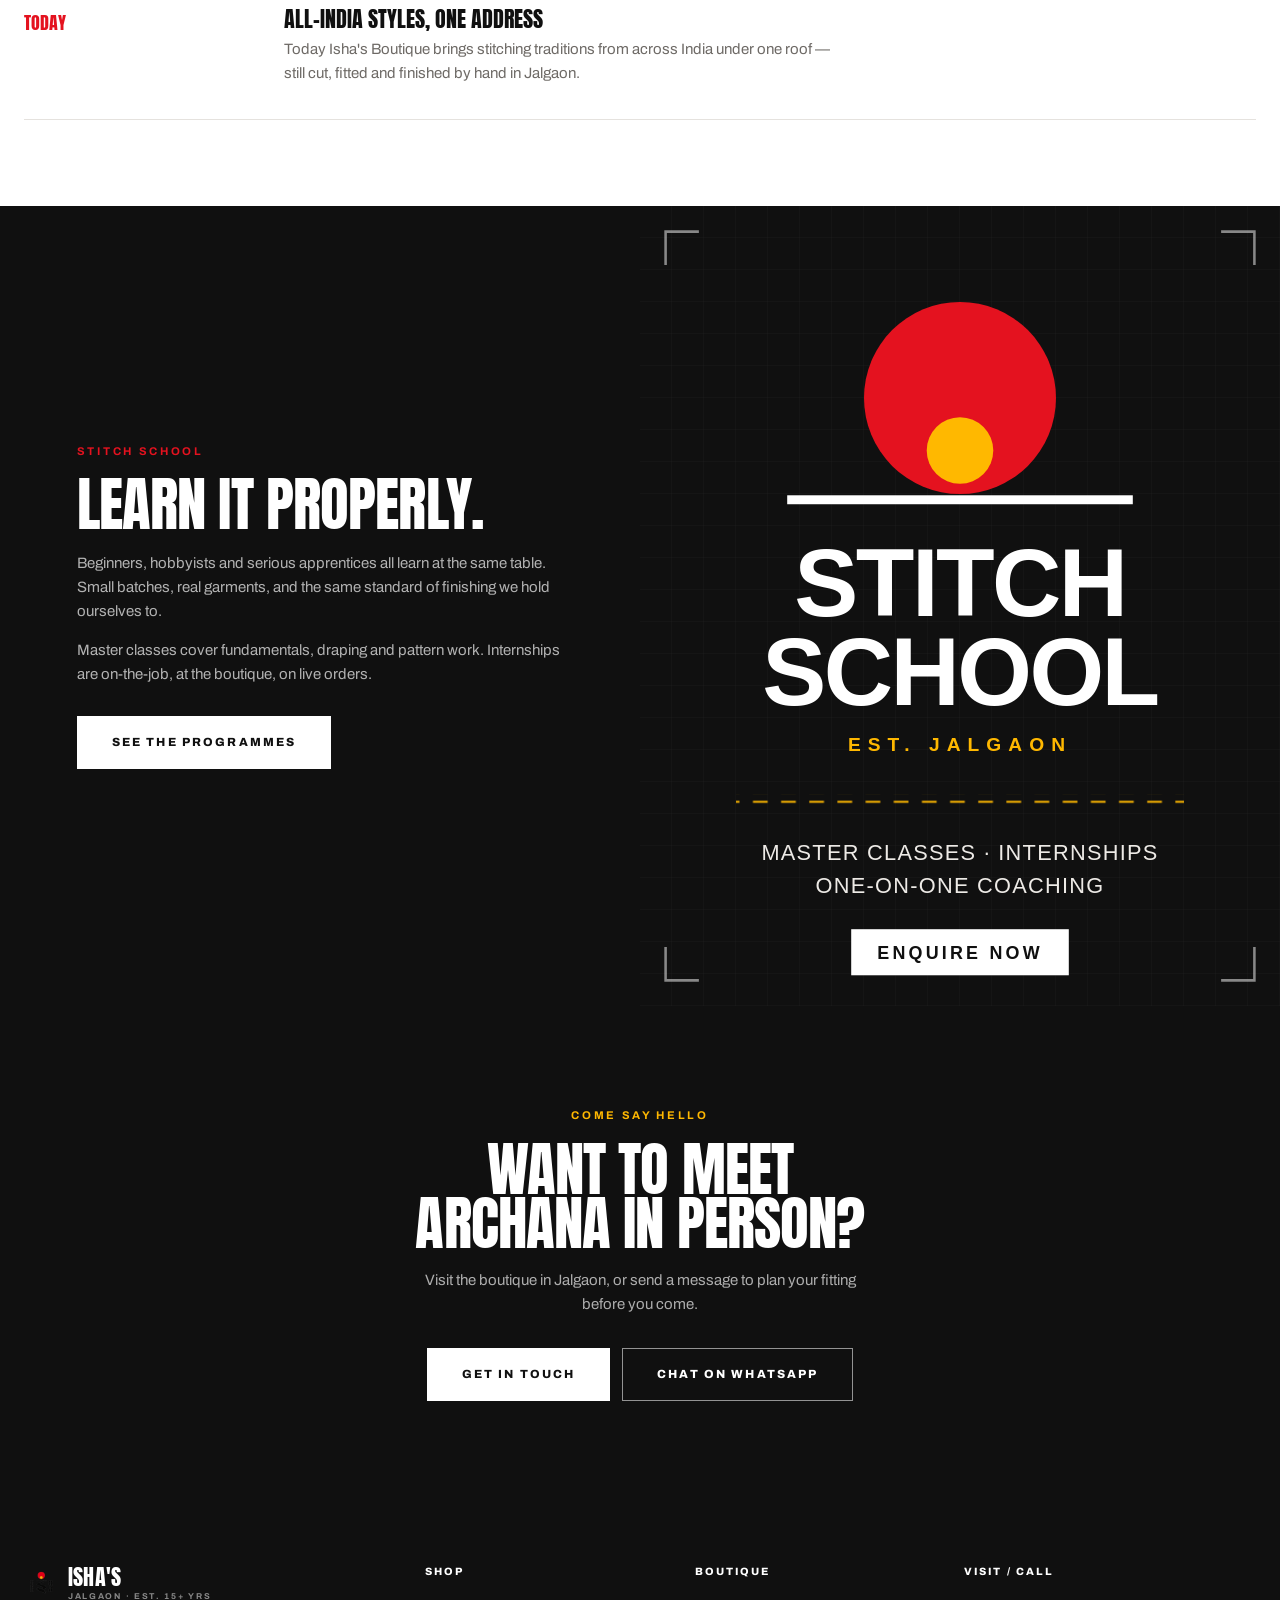
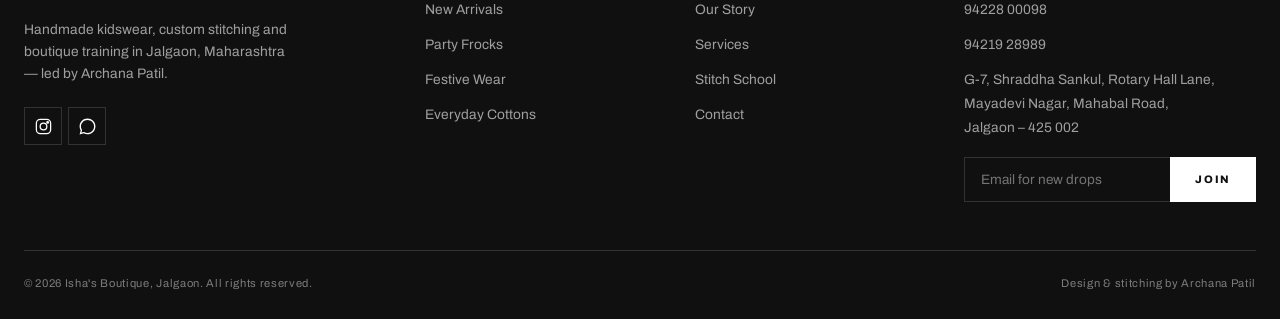
<file: isha-boutique/about.html>
<!doctype html>
<html lang="en">
<head>
<meta charset="UTF-8">
<meta name="viewport" content="width=device-width, initial-scale=1.0">
<title>About &mdash; Isha's Boutique, Jalgaon</title>
<meta name="description" content="Meet Archana Patil, founder of Isha's Boutique - 15+ years of handmade kidswear, custom stitching and boutique training in Jalgaon, Maharashtra.">
<link rel="icon" type="image/png" href="assets/images/logo-mark-transparent.png">
<link rel="preconnect" href="https://fonts.googleapis.com">
<link rel="preconnect" href="https://fonts.gstatic.com" crossorigin>
<link rel="stylesheet" href="assets/css/styles.css">
<script>document.documentElement.classList.add('js');</script>
</head>
<body>

<div class="announce">
  <div class="marquee">
    <div class="marquee-track">
      <span>Made to measure in <b>Jalgaon</b></span>
      <span>Free fitting &amp; alterations</span>
      <span><b>15+ years</b> of hand-finished craft</span>
      <span>WhatsApp us for instant replies</span>
      <span>New festive drop is live</span>
    </div>
  </div>
</div>

<header class="site-header">
  <div class="wrap">
    <a href="index.html" class="brand">
      <span class="brand-badge"><img src="assets/images/logo-mark-transparent.png" alt="Isha's Boutique emblem"></span>
      <span class="brand-word">Isha's<small>Jalgaon &middot; Est. 15+ Yrs</small></span>
    </a>
    <nav class="nav-links" id="nav-links">
      <a href="index.html">Home</a>
      <a href="index.html#shop">Shop<span class="flag">New</span></a>
      <a href="services.html">Services</a>
      <a href="about.html" class="active">About</a>
      <a href="contact.html">Contact</a>
    </nav>
    <div class="header-actions">
      <a class="icon-link desktop-only" href="https://www.instagram.com/ishasboutique01/" target="_blank" rel="noopener" aria-label="Isha's Boutique on Instagram">
        <svg viewBox="0 0 24 24" fill="none" stroke="currentColor" stroke-width="1.6"><rect x="3" y="3" width="18" height="18" rx="5"/><circle cx="12" cy="12" r="4.2"/><circle cx="17.2" cy="6.8" r="1"/></svg>
      </a>
      <a class="icon-link" href="tel:+919422800098" aria-label="Call the boutique">
        <svg viewBox="0 0 24 24" fill="none" stroke="currentColor" stroke-width="1.6"><path d="M6.6 10.8c1.2 2.4 3.2 4.4 5.6 5.6l1.9-1.9c.3-.3.7-.4 1.1-.2 1.1.4 2.3.6 3.5.6.6 0 1 .4 1 1V19.5c0 .6-.4 1-1 1C10.6 20.5 3.5 13.4 3.5 4.9c0-.6.4-1 1-1H8c.6 0 1 .4 1 1 0 1.2.2 2.4.6 3.5.1.4 0 .8-.2 1.1L6.6 10.8z"/></svg>
      </a>
      <a class="icon-link" href="https://wa.me/919422800098?text=Hi%20Isha's%20Boutique!%20I'd%20love%20to%20know%20more%20about%20your%20boutique." target="_blank" rel="noopener" aria-label="Chat on WhatsApp">
        <svg viewBox="0 0 24 24" fill="currentColor"><path d="M12.004 2.003c-5.514 0-9.997 4.483-9.997 9.997 0 1.762.462 3.482 1.34 4.997L2 22l5.126-1.34a9.958 9.958 0 0 0 4.878 1.24h.004c5.514 0 9.997-4.483 9.997-9.997 0-2.67-1.04-5.18-2.928-7.07A9.929 9.929 0 0 0 12.004 2.003zm0 18.14h-.003a8.29 8.29 0 0 1-4.226-1.155l-.303-.18-3.14.82.84-3.06-.198-.314A8.263 8.263 0 0 1 3.72 12c0-4.577 3.726-8.303 8.288-8.303 2.214 0 4.294.863 5.86 2.43a8.234 8.234 0 0 1 2.428 5.867c-.004 4.578-3.73 8.304-8.292 8.149zm4.468-5.761c-.297-.149-1.758-.867-2.03-.967-.273-.099-.471-.148-.67.15-.197.297-.767.966-.94 1.164-.173.199-.347.223-.644.075-.297-.15-1.255-.463-2.39-1.475-.883-.788-1.48-1.761-1.653-2.059-.173-.297-.018-.458.13-.606.134-.133.298-.347.446-.52.149-.174.198-.298.298-.497.099-.198.05-.371-.025-.52-.075-.149-.669-1.612-.916-2.207-.242-.579-.487-.5-.669-.51-.173-.008-.371-.01-.57-.01-.198 0-.52.074-.792.372-.272.297-1.04 1.016-1.04 2.479 0 1.462 1.065 2.875 1.213 3.074.149.198 2.096 3.2 5.077 4.487.709.306 1.262.489 1.694.625.712.227 1.36.195 1.872.118.571-.085 1.758-.719 2.006-1.413.248-.694.248-1.288.173-1.412-.074-.124-.272-.198-.57-.347z"/></svg>
      </a>
      <button class="nav-toggle" id="nav-toggle" aria-label="Toggle menu" aria-expanded="false" aria-controls="nav-links">
        <svg viewBox="0 0 24 24" fill="none" stroke="currentColor" stroke-width="1.8"><path d="M3 7h18M3 12h18M3 17h18"/></svg>
      </button>
    </div>
  </div>
</header>

<main>

  <section class="page-hero">
    <div class="wrap">
      <p class="crumbs"><a href="index.html">Home</a> / About</p>
      <span class="eyebrow">The Boutique</span>
      <h1>A Craft Learned by Hand.</h1>
      <p class="lede">Fifteen years at the sewing table, one garment and one family at a time.</p>
    </div>
  </section>

  <div class="marquee-band">
    <div class="marquee">
      <div class="marquee-track">
        <span>Archana Patil<i class="dot"></i></span>
        <span>Founder &amp; Head Tailor<i class="dot"></i></span>
        <span>Jalgaon, Maharashtra<i class="dot"></i></span>
      </div>
    </div>
  </div>

  <!-- FOUNDER -->
  <section style="padding:0;">
    <div class="editorial">
      <div class="editorial-media">
        <img src="assets/images/model-6.jpg" alt="A child in a hand-stitched brocade frock from Isha's Boutique">
      </div>
      <div class="editorial-copy reveal">
        <span class="eyebrow accent">The Founder</span>
        <h2>Archana Patil</h2>
        <p>Archana Patil founded Isha's Boutique in Jalgaon after building a reputation, garment by garment, for stitching that fits the way it's meant to and finishes the way a customer imagines it. Over 15+ years that reputation grew from a neighbourhood tailor into a name families across the city rely on for celebrations, festivals and everyday wear alike.</p>
        <p>Her work runs across every kind of stitching a household needs &mdash; children's party and festive wear, blouses and lehengas, sarees draped in styles from across India, salwar suits, and the small alterations that make a ready-made piece feel custom. That same hands-on knowledge is now passed on through master classes, internships and one-on-one coaching.</p>
        <div class="stat-row">
          <div class="stat"><b>15+</b><span>Years of practice</span></div>
          <div class="stat"><b>1000s</b><span>Garments finished</span></div>
          <div class="stat"><b>All</b><span>Cut &amp; checked by hand</span></div>
        </div>
        <a href="contact.html" class="btn">Meet Her in Person</a>
      </div>
    </div>
  </section>

  <!-- PHILOSOPHY -->
  <section class="bg-smoke">
    <div class="wrap">
      <div class="section-head center">
        <span class="eyebrow">What Guides Us</span>
        <h2>Four Rules We Don't Break</h2>
      </div>
      <div class="svc-list reveal">
        <div class="svc-row">
          <span class="n">01</span>
          <div><h3>Craft First</h3></div>
          <p>Every seam is finished the way it would be for our own family. The inside of the garment is as neat as the outside &mdash; no shortcuts on fit or finishing.</p>
          <span class="go">&rarr;</span>
        </div>
        <div class="svc-row">
          <span class="n">02</span>
          <div><h3>Tradition Meets Trend</h3></div>
          <p>Regional techniques from across India &mdash; paithani borders, block prints, kantha, zari work &mdash; updated for how families actually dress today.</p>
          <span class="go">&rarr;</span>
        </div>
        <div class="svc-row">
          <span class="n">03</span>
          <div><h3>Personal Attention</h3></div>
          <p>Every client is fitted and consulted directly. This is a boutique, not an assembly line &mdash; and the person who takes your measurements is the person who stitches the piece.</p>
          <span class="go">&rarr;</span>
        </div>
        <div class="svc-row">
          <span class="n">04</span>
          <div><h3>Mentorship</h3></div>
          <p>Sharing the craft through classes and internships, so the skill outlives any one order and stays in Jalgaon.</p>
          <span class="go">&rarr;</span>
        </div>
      </div>
    </div>
  </section>

  <!-- TIMELINE -->
  <section>
    <div class="wrap">
      <div class="section-head">
        <div>
          <span class="eyebrow">Our Journey</span>
          <h2>Fifteen Years,<br>One Stitch at a Time</h2>
        </div>
      </div>
      <div class="timeline reveal">
        <div class="t-row">
          <div class="t-label">The Beginning</div>
          <div>
            <h3>Stitching for Family &amp; Neighbours</h3>
            <p>Isha's Boutique began the way most trusted tailoring houses do &mdash; with word of mouth, careful fittings, and a growing circle of happy customers in Jalgaon.</p>
          </div>
        </div>
        <div class="t-row">
          <div class="t-label">Growing Reputation</div>
          <div>
            <h3>Becoming an Occasion Address</h3>
            <p>As wedding, birthday and festival orders grew, the boutique became known for celebration wear &mdash; handling whole family wardrobes, not just single garments.</p>
          </div>
        </div>
        <div class="t-row">
          <div class="t-label">Sharing the Craft</div>
          <div>
            <h3>Master Classes &amp; Internships</h3>
            <p>With demand from aspiring tailors and designers, the boutique opened its doors to students &mdash; through structured master classes, hands-on internships and personal coaching.</p>
          </div>
        </div>
        <div class="t-row">
          <div class="t-label">Today</div>
          <div>
            <h3>All-India Styles, One Address</h3>
            <p>Today Isha's Boutique brings stitching traditions from across India under one roof &mdash; still cut, fitted and finished by hand in Jalgaon.</p>
          </div>
        </div>
      </div>
    </div>
  </section>

  <!-- STITCH SCHOOL PROMO -->
  <section style="padding:0;">
    <div class="editorial reverse">
      <div class="editorial-media">
        <img src="assets/images/campaign-tile.svg" alt="Stitch School: master classes, internships and one-on-one coaching">
      </div>
      <div class="editorial-copy on-ink reveal">
        <span class="eyebrow accent">Stitch School</span>
        <h2>Learn It Properly.</h2>
        <p>Beginners, hobbyists and serious apprentices all learn at the same table. Small batches, real garments, and the same standard of finishing we hold ourselves to.</p>
        <p>Master classes cover fundamentals, draping and pattern work. Internships are on-the-job, at the boutique, on live orders.</p>
        <a href="services.html#learn" class="btn btn-light">See the Programmes</a>
      </div>
    </div>
  </section>

  <section class="cta-band">
    <div class="wrap">
      <span class="eyebrow" style="color:var(--accent-2)">Come Say Hello</span>
      <h2 style="margin-top:16px;">Want to Meet<br>Archana in Person?</h2>
      <p>Visit the boutique in Jalgaon, or send a message to plan your fitting before you come.</p>
      <div class="hero-cta">
        <a href="contact.html" class="btn btn-light">Get in Touch</a>
        <a href="https://wa.me/919422800098?text=Hi%20Isha's%20Boutique!%20I'd%20like%20to%20visit%20the%20boutique." target="_blank" rel="noopener" class="btn btn-outline-light">Chat on WhatsApp</a>
      </div>
    </div>
  </section>

</main>

<footer class="site-footer">
  <div class="wrap">
    <div class="footer-grid">
      <div class="footer-brand">
        <a href="index.html" class="brand">
          <span class="brand-badge"><img src="assets/images/logo-mark-transparent.png" alt="Isha's Boutique emblem"></span>
          <span class="brand-word">Isha's<small>Jalgaon &middot; Est. 15+ Yrs</small></span>
        </a>
        <p>Handmade kidswear, custom stitching and boutique training in Jalgaon, Maharashtra &mdash; led by Archana Patil.</p>
        <div class="footer-social">
          <a class="icon-link" href="https://www.instagram.com/ishasboutique01/" target="_blank" rel="noopener" aria-label="Instagram">
            <svg viewBox="0 0 24 24" fill="none" stroke="currentColor" stroke-width="1.6"><rect x="3" y="3" width="18" height="18" rx="5"/><circle cx="12" cy="12" r="4.2"/><circle cx="17.2" cy="6.8" r="1"/></svg>
          </a>
          <a class="icon-link" href="https://wa.me/919422800098" target="_blank" rel="noopener" aria-label="WhatsApp">
            <svg viewBox="0 0 24 24" fill="currentColor"><path d="M12.004 2.003c-5.514 0-9.997 4.483-9.997 9.997 0 1.762.462 3.482 1.34 4.997L2 22l5.126-1.34a9.958 9.958 0 0 0 4.878 1.24h.004c5.514 0 9.997-4.483 9.997-9.997 0-2.67-1.04-5.18-2.928-7.07A9.929 9.929 0 0 0 12.004 2.003zm0 18.14h-.003a8.29 8.29 0 0 1-4.226-1.155l-.303-.18-3.14.82.84-3.06-.198-.314A8.263 8.263 0 0 1 3.72 12c0-4.577 3.726-8.303 8.288-8.303 2.214 0 4.294.863 5.86 2.43a8.234 8.234 0 0 1 2.428 5.867c-.004 4.578-3.73 8.304-8.292 8.149z"/></svg>
          </a>
        </div>
      </div>
      <div class="footer-col">
        <h4>Shop</h4>
        <ul>
          <li><a href="index.html#shop">New Arrivals</a></li>
          <li><a href="index.html#shop">Party Frocks</a></li>
          <li><a href="index.html#shop">Festive Wear</a></li>
          <li><a href="index.html#shop">Everyday Cottons</a></li>
        </ul>
      </div>
      <div class="footer-col">
        <h4>Boutique</h4>
        <ul>
          <li><a href="about.html">Our Story</a></li>
          <li><a href="services.html">Services</a></li>
          <li><a href="services.html#learn">Stitch School</a></li>
          <li><a href="contact.html">Contact</a></li>
        </ul>
      </div>
      <div class="footer-col">
        <h4>Visit / Call</h4>
        <ul>
          <li><a href="tel:+919422800098">94228 00098</a></li>
          <li><a href="tel:+919421928989">94219 28989</a></li>
          <li><a href="contact.html">G-7, Shraddha Sankul, Rotary Hall Lane,<br>Mayadevi Nagar, Mahabal Road,<br>Jalgaon &ndash; 425 002</a></li>
        </ul>
        <form id="newsletter-form" class="newsletter" novalidate>
          <input type="email" name="email" placeholder="Email for new drops" aria-label="Email address">
          <button type="submit">Join</button>
        </form>
      </div>
    </div>
    <div class="footer-bottom">
      <span>&copy; <span id="year"></span> Isha's Boutique, Jalgaon. All rights reserved.</span>
      <span>Design &amp; stitching by Archana Patil</span>
    </div>
  </div>
</footer>

<a class="wa-float" href="https://wa.me/919422800098?text=Hi%20Isha's%20Boutique!%20I'd%20love%20to%20know%20more%20about%20your%20boutique." target="_blank" rel="noopener" aria-label="Chat with us on WhatsApp">
  <svg viewBox="0 0 24 24" fill="currentColor"><path d="M12.004 2.003c-5.514 0-9.997 4.483-9.997 9.997 0 1.762.462 3.482 1.34 4.997L2 22l5.126-1.34a9.958 9.958 0 0 0 4.878 1.24h.004c5.514 0 9.997-4.483 9.997-9.997 0-2.67-1.04-5.18-2.928-7.07A9.929 9.929 0 0 0 12.004 2.003zm0 18.14h-.003a8.29 8.29 0 0 1-4.226-1.155l-.303-.18-3.14.82.84-3.06-.198-.314A8.263 8.263 0 0 1 3.72 12c0-4.577 3.726-8.303 8.288-8.303 2.214 0 4.294.863 5.86 2.43a8.234 8.234 0 0 1 2.428 5.867c-.004 4.578-3.73 8.304-8.292 8.149zm4.468-5.761c-.297-.149-1.758-.867-2.03-.967-.273-.099-.471-.148-.67.15-.197.297-.767.966-.94 1.164-.173.199-.347.223-.644.075-.297-.15-1.255-.463-2.39-1.475-.883-.788-1.48-1.761-1.653-2.059-.173-.297-.018-.458.13-.606.134-.133.298-.347.446-.52.149-.174.198-.298.298-.497.099-.198.05-.371-.025-.52-.075-.149-.669-1.612-.916-2.207-.242-.579-.487-.5-.669-.51-.173-.008-.371-.01-.57-.01-.198 0-.52.074-.792.372-.272.297-1.04 1.016-1.04 2.479 0 1.462 1.065 2.875 1.213 3.074.149.198 2.096 3.2 5.077 4.487.709.306 1.262.489 1.694.625.712.227 1.36.195 1.872.118.571-.085 1.758-.719 2.006-1.413.248-.694.248-1.288.173-1.412-.074-.124-.272-.198-.57-.347z"/></svg>
</a>

<script src="assets/js/main.js"></script>
</body>
</html>
</file>
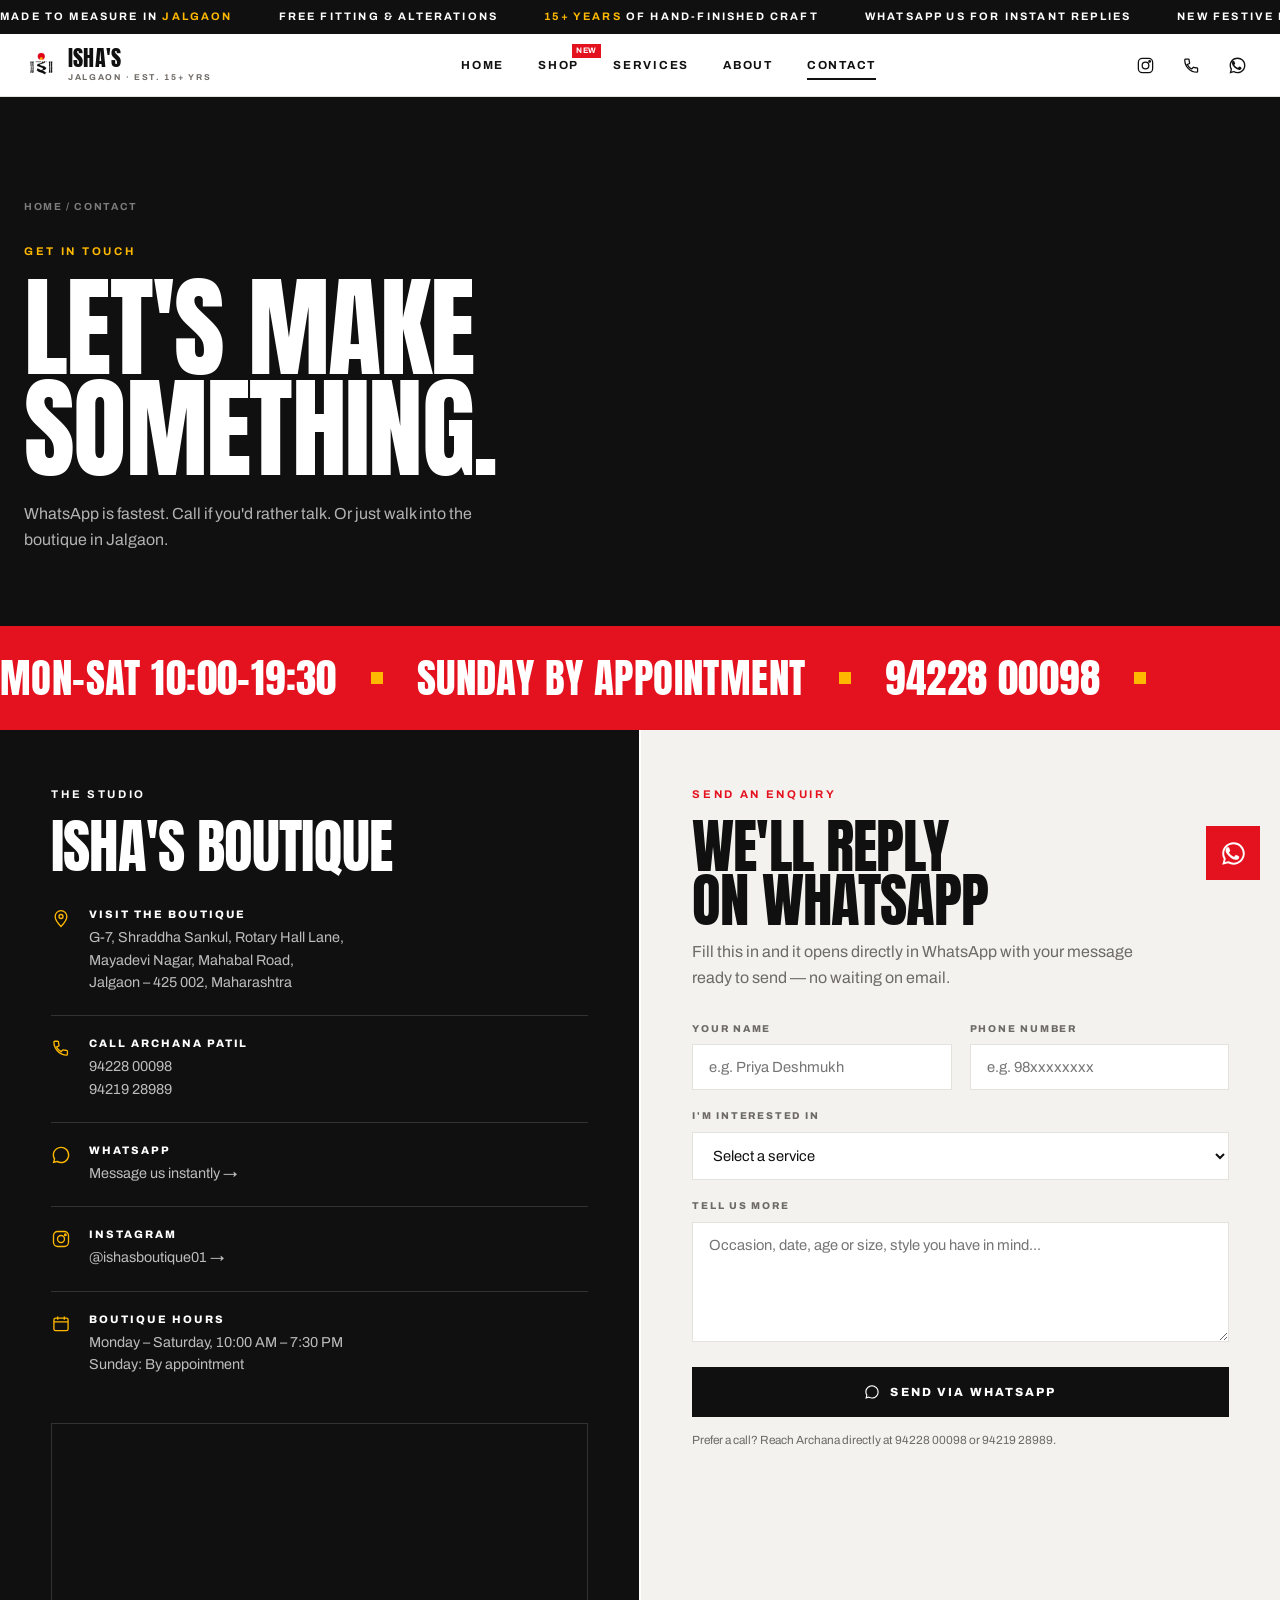
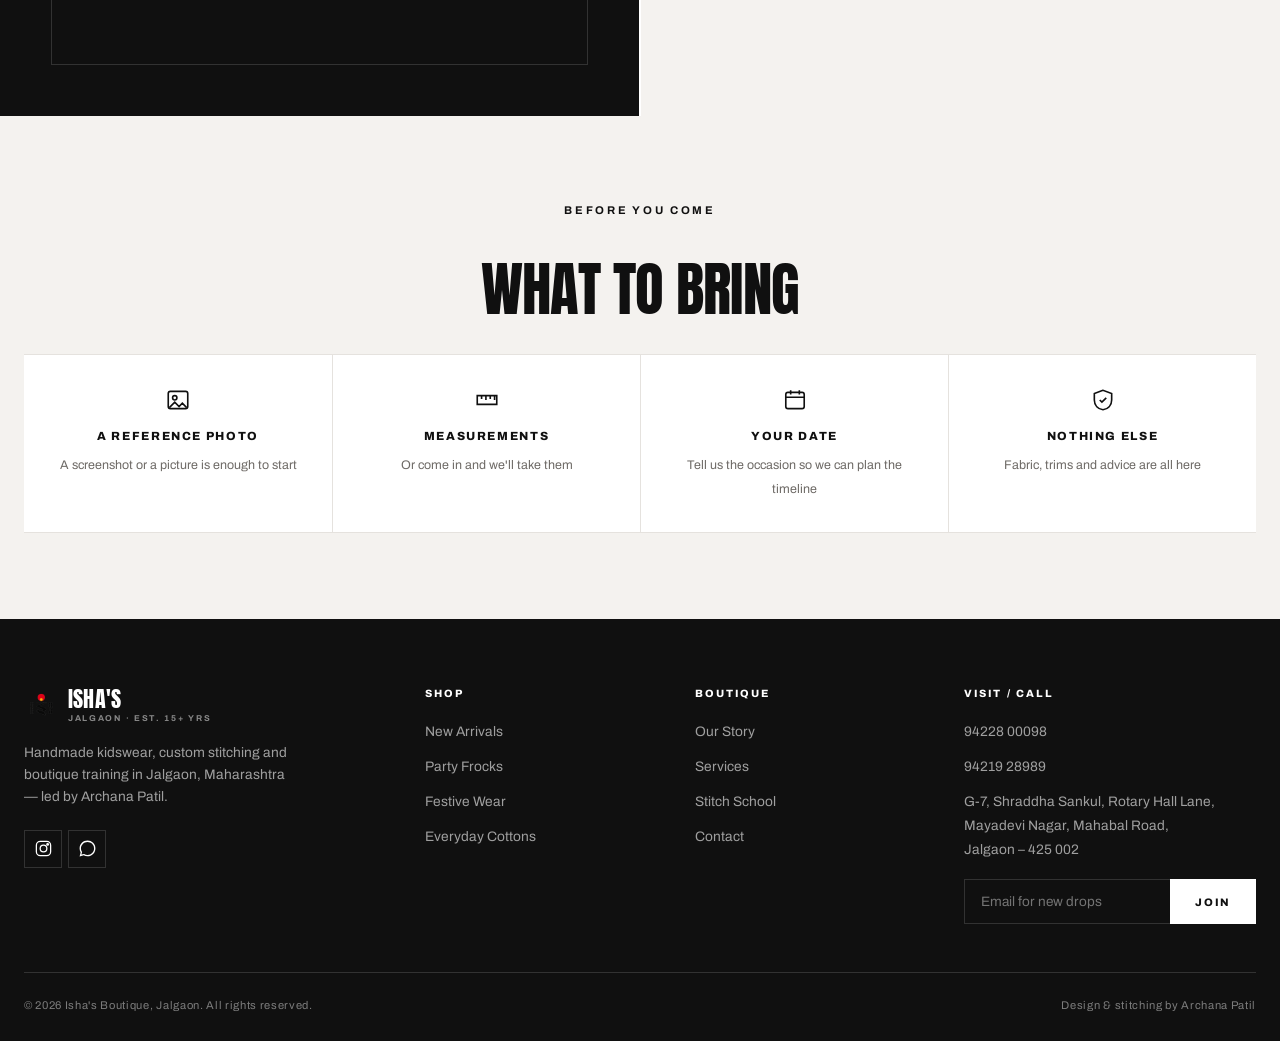
<file: isha-boutique/contact.html>
<!doctype html>
<html lang="en">
<head>
<meta charset="UTF-8">
<meta name="viewport" content="width=device-width, initial-scale=1.0">
<title>Contact &mdash; Isha's Boutique, Jalgaon</title>
<meta name="description" content="Visit or message Isha's Boutique in Jalgaon, Maharashtra. Call, WhatsApp or send an enquiry to Archana Patil.">
<link rel="icon" type="image/png" href="assets/images/logo-mark-transparent.png">
<link rel="preconnect" href="https://fonts.googleapis.com">
<link rel="preconnect" href="https://fonts.gstatic.com" crossorigin>
<link rel="stylesheet" href="assets/css/styles.css">
<script>document.documentElement.classList.add('js');</script>
</head>
<body>

<div class="announce">
  <div class="marquee">
    <div class="marquee-track">
      <span>Made to measure in <b>Jalgaon</b></span>
      <span>Free fitting &amp; alterations</span>
      <span><b>15+ years</b> of hand-finished craft</span>
      <span>WhatsApp us for instant replies</span>
      <span>New festive drop is live</span>
    </div>
  </div>
</div>

<header class="site-header">
  <div class="wrap">
    <a href="index.html" class="brand">
      <span class="brand-badge"><img src="assets/images/logo-mark-transparent.png" alt="Isha's Boutique emblem"></span>
      <span class="brand-word">Isha's<small>Jalgaon &middot; Est. 15+ Yrs</small></span>
    </a>
    <nav class="nav-links" id="nav-links">
      <a href="index.html">Home</a>
      <a href="index.html#shop">Shop<span class="flag">New</span></a>
      <a href="services.html">Services</a>
      <a href="about.html">About</a>
      <a href="contact.html" class="active">Contact</a>
    </nav>
    <div class="header-actions">
      <a class="icon-link desktop-only" href="https://www.instagram.com/ishasboutique01/" target="_blank" rel="noopener" aria-label="Isha's Boutique on Instagram">
        <svg viewBox="0 0 24 24" fill="none" stroke="currentColor" stroke-width="1.6"><rect x="3" y="3" width="18" height="18" rx="5"/><circle cx="12" cy="12" r="4.2"/><circle cx="17.2" cy="6.8" r="1"/></svg>
      </a>
      <a class="icon-link" href="tel:+919422800098" aria-label="Call the boutique">
        <svg viewBox="0 0 24 24" fill="none" stroke="currentColor" stroke-width="1.6"><path d="M6.6 10.8c1.2 2.4 3.2 4.4 5.6 5.6l1.9-1.9c.3-.3.7-.4 1.1-.2 1.1.4 2.3.6 3.5.6.6 0 1 .4 1 1V19.5c0 .6-.4 1-1 1C10.6 20.5 3.5 13.4 3.5 4.9c0-.6.4-1 1-1H8c.6 0 1 .4 1 1 0 1.2.2 2.4.6 3.5.1.4 0 .8-.2 1.1L6.6 10.8z"/></svg>
      </a>
      <a class="icon-link" href="https://wa.me/919422800098?text=Hi%20Isha's%20Boutique!" target="_blank" rel="noopener" aria-label="Chat on WhatsApp">
        <svg viewBox="0 0 24 24" fill="currentColor"><path d="M12.004 2.003c-5.514 0-9.997 4.483-9.997 9.997 0 1.762.462 3.482 1.34 4.997L2 22l5.126-1.34a9.958 9.958 0 0 0 4.878 1.24h.004c5.514 0 9.997-4.483 9.997-9.997 0-2.67-1.04-5.18-2.928-7.07A9.929 9.929 0 0 0 12.004 2.003zm0 18.14h-.003a8.29 8.29 0 0 1-4.226-1.155l-.303-.18-3.14.82.84-3.06-.198-.314A8.263 8.263 0 0 1 3.72 12c0-4.577 3.726-8.303 8.288-8.303 2.214 0 4.294.863 5.86 2.43a8.234 8.234 0 0 1 2.428 5.867c-.004 4.578-3.73 8.304-8.292 8.149zm4.468-5.761c-.297-.149-1.758-.867-2.03-.967-.273-.099-.471-.148-.67.15-.197.297-.767.966-.94 1.164-.173.199-.347.223-.644.075-.297-.15-1.255-.463-2.39-1.475-.883-.788-1.48-1.761-1.653-2.059-.173-.297-.018-.458.13-.606.134-.133.298-.347.446-.52.149-.174.198-.298.298-.497.099-.198.05-.371-.025-.52-.075-.149-.669-1.612-.916-2.207-.242-.579-.487-.5-.669-.51-.173-.008-.371-.01-.57-.01-.198 0-.52.074-.792.372-.272.297-1.04 1.016-1.04 2.479 0 1.462 1.065 2.875 1.213 3.074.149.198 2.096 3.2 5.077 4.487.709.306 1.262.489 1.694.625.712.227 1.36.195 1.872.118.571-.085 1.758-.719 2.006-1.413.248-.694.248-1.288.173-1.412-.074-.124-.272-.198-.57-.347z"/></svg>
      </a>
      <button class="nav-toggle" id="nav-toggle" aria-label="Toggle menu" aria-expanded="false" aria-controls="nav-links">
        <svg viewBox="0 0 24 24" fill="none" stroke="currentColor" stroke-width="1.8"><path d="M3 7h18M3 12h18M3 17h18"/></svg>
      </button>
    </div>
  </div>
</header>

<main>

  <section class="page-hero">
    <div class="wrap">
      <p class="crumbs"><a href="index.html">Home</a> / Contact</p>
      <span class="eyebrow">Get in Touch</span>
      <h1>Let's Make<br>Something.</h1>
      <p class="lede">WhatsApp is fastest. Call if you'd rather talk. Or just walk into the boutique in Jalgaon.</p>
    </div>
  </section>

  <div class="marquee-band">
    <div class="marquee">
      <div class="marquee-track">
        <span>Mon&ndash;Sat 10:00&ndash;19:30<i class="dot"></i></span>
        <span>Sunday by Appointment<i class="dot"></i></span>
        <span>94228 00098<i class="dot"></i></span>
      </div>
    </div>
  </div>

  <section style="padding:0;">
    <div class="contact-grid">

      <!-- INFO -->
      <div class="contact-panel dark reveal">
        <span class="eyebrow accent">The Studio</span>
        <h2 style="margin:14px 0 28px;">Isha's Boutique</h2>

        <div class="info-row">
          <span class="ic"><svg viewBox="0 0 24 24" fill="none" stroke="currentColor" stroke-width="1.6"><path d="M12 21s7-7.2 7-12a7 7 0 1 0-14 0c0 4.8 7 12 7 12z"/><circle cx="12" cy="9" r="2.4"/></svg></span>
          <div>
            <h4>Visit the Boutique</h4>
            <p>G-7, Shraddha Sankul, Rotary Hall Lane,<br>Mayadevi Nagar, Mahabal Road,<br>Jalgaon &ndash; 425 002, Maharashtra</p>
          </div>
        </div>

        <div class="info-row">
          <span class="ic"><svg viewBox="0 0 24 24" fill="none" stroke="currentColor" stroke-width="1.6"><path d="M6.6 10.8c1.2 2.4 3.2 4.4 5.6 5.6l1.9-1.9c.3-.3.7-.4 1.1-.2 1.1.4 2.3.6 3.5.6.6 0 1 .4 1 1V19.5c0 .6-.4 1-1 1C10.6 20.5 3.5 13.4 3.5 4.9c0-.6.4-1 1-1H8c.6 0 1 .4 1 1 0 1.2.2 2.4.6 3.5.1.4 0 .8-.2 1.1L6.6 10.8z"/></svg></span>
          <div>
            <h4>Call Archana Patil</h4>
            <p><a href="tel:+919422800098">94228 00098</a><br><a href="tel:+919421928989">94219 28989</a></p>
          </div>
        </div>

        <div class="info-row">
          <span class="ic"><svg viewBox="0 0 24 24" fill="currentColor"><path d="M12.004 2.003c-5.514 0-9.997 4.483-9.997 9.997 0 1.762.462 3.482 1.34 4.997L2 22l5.126-1.34a9.958 9.958 0 0 0 4.878 1.24h.004c5.514 0 9.997-4.483 9.997-9.997 0-2.67-1.04-5.18-2.928-7.07A9.929 9.929 0 0 0 12.004 2.003zm0 18.14h-.003a8.29 8.29 0 0 1-4.226-1.155l-.303-.18-3.14.82.84-3.06-.198-.314A8.263 8.263 0 0 1 3.72 12c0-4.577 3.726-8.303 8.288-8.303 2.214 0 4.294.863 5.86 2.43a8.234 8.234 0 0 1 2.428 5.867c-.004 4.578-3.73 8.304-8.292 8.149z"/></svg></span>
          <div>
            <h4>WhatsApp</h4>
            <p><a href="https://wa.me/919422800098?text=Hi%20Isha's%20Boutique!" target="_blank" rel="noopener">Message us instantly &rarr;</a></p>
          </div>
        </div>

        <div class="info-row">
          <span class="ic"><svg viewBox="0 0 24 24" fill="none" stroke="currentColor" stroke-width="1.6"><rect x="3" y="3" width="18" height="18" rx="5"/><circle cx="12" cy="12" r="4.2"/><circle cx="17.2" cy="6.8" r="1"/></svg></span>
          <div>
            <h4>Instagram</h4>
            <p><a href="https://www.instagram.com/ishasboutique01/" target="_blank" rel="noopener">@ishasboutique01 &rarr;</a></p>
          </div>
        </div>

        <div class="info-row">
          <span class="ic"><svg viewBox="0 0 24 24" fill="none" stroke="currentColor" stroke-width="1.6"><rect x="3.5" y="5" width="17" height="15" rx="2"/><path d="M3.5 9.5h17M8 3v4M16 3v4"/></svg></span>
          <div>
            <h4>Boutique Hours</h4>
            <p>Monday &ndash; Saturday, 10:00 AM &ndash; 7:30 PM<br>Sunday: By appointment</p>
          </div>
        </div>

        <div class="map-frame">
          <iframe
            src="https://www.google.com/maps?q=G-7,+Shraddha+Sankul,+Rotary+Hall+Lane,+Mayadevi+Nagar,+Mahabal+Road,+Jalgaon+425002&output=embed"
            loading="lazy"
            referrerpolicy="no-referrer-when-downgrade"
            title="Isha's Boutique location map">
          </iframe>
        </div>
      </div>

      <!-- FORM -->
      <div class="contact-panel reveal">
        <span class="eyebrow accent">Send an Enquiry</span>
        <h2 style="margin:14px 0 12px;">We'll Reply<br>on WhatsApp</h2>
        <p class="lede" style="margin-bottom:30px;">Fill this in and it opens directly in WhatsApp with your message ready to send &mdash; no waiting on email.</p>

        <form id="lead-form" novalidate>
          <div class="form-two">
            <div class="form-row">
              <label for="f-name">Your Name</label>
              <input type="text" id="f-name" name="name" placeholder="e.g. Priya Deshmukh" required>
            </div>
            <div class="form-row">
              <label for="f-phone">Phone Number</label>
              <input type="tel" id="f-phone" name="phone" placeholder="e.g. 98xxxxxxxx">
            </div>
          </div>

          <div class="form-row">
            <label for="f-service">I'm Interested In</label>
            <select id="f-service" name="service">
              <option value="">Select a service</option>
              <option>Kidswear &amp; Party Frocks</option>
              <option>Custom Stitching &amp; Tailoring</option>
              <option>Bridal &amp; Occasion Wear</option>
              <option>Pan-India Traditional Styles</option>
              <option>Master Classes</option>
              <option>Internship / Coaching</option>
              <option>Something Else</option>
            </select>
          </div>

          <div class="form-row">
            <label for="f-message">Tell Us More</label>
            <textarea id="f-message" name="message" placeholder="Occasion, date, age or size, style you have in mind..."></textarea>
          </div>

          <button type="submit" class="btn btn-block">
            <svg viewBox="0 0 24 24" fill="currentColor"><path d="M12.004 2.003c-5.514 0-9.997 4.483-9.997 9.997 0 1.762.462 3.482 1.34 4.997L2 22l5.126-1.34a9.958 9.958 0 0 0 4.878 1.24h.004c5.514 0 9.997-4.483 9.997-9.997 0-2.67-1.04-5.18-2.928-7.07A9.929 9.929 0 0 0 12.004 2.003zm0 18.14h-.003a8.29 8.29 0 0 1-4.226-1.155l-.303-.18-3.14.82.84-3.06-.198-.314A8.263 8.263 0 0 1 3.72 12c0-4.577 3.726-8.303 8.288-8.303 2.214 0 4.294.863 5.86 2.43a8.234 8.234 0 0 1 2.428 5.867c-.004 4.578-3.73 8.304-8.292 8.149z"/></svg>
            Send via WhatsApp
          </button>
          <p class="form-note">Prefer a call? Reach Archana directly at 94228 00098 or 94219 28989.</p>
        </form>
      </div>

    </div>
  </section>

  <!-- WHY VISIT -->
  <section class="bg-smoke">
    <div class="wrap">
      <div class="section-head center">
        <span class="eyebrow">Before You Come</span>
        <h2>What to Bring</h2>
      </div>
      <div class="trust reveal" style="background:#fff; border-color:var(--line);">
        <div class="trust-item">
          <svg viewBox="0 0 24 24" fill="none" stroke="currentColor" stroke-width="1.5"><rect x="3" y="4" width="18" height="16" rx="2"/><circle cx="9" cy="10" r="2"/><path d="m4 19 5-5 4 4 3-3 4 4"/></svg>
          <b>A Reference Photo</b>
          <span>A screenshot or a picture is enough to start</span>
        </div>
        <div class="trust-item">
          <svg viewBox="0 0 24 24" fill="none" stroke="currentColor" stroke-width="1.5"><path d="M3 8h18v8H3z"/><path d="M7 8v3M11 8v4M15 8v3M19 8v4"/></svg>
          <b>Measurements</b>
          <span>Or come in and we'll take them</span>
        </div>
        <div class="trust-item">
          <svg viewBox="0 0 24 24" fill="none" stroke="currentColor" stroke-width="1.5"><rect x="3.5" y="5" width="17" height="15" rx="2"/><path d="M3.5 9.5h17M8 3v4M16 3v4"/></svg>
          <b>Your Date</b>
          <span>Tell us the occasion so we can plan the timeline</span>
        </div>
        <div class="trust-item">
          <svg viewBox="0 0 24 24" fill="none" stroke="currentColor" stroke-width="1.5"><path d="M12 3 4 6v6c0 5 3.4 8.3 8 9 4.6-.7 8-4 8-9V6l-8-3z"/><path d="m9 12 2 2 4-4"/></svg>
          <b>Nothing Else</b>
          <span>Fabric, trims and advice are all here</span>
        </div>
      </div>
    </div>
  </section>

</main>

<footer class="site-footer">
  <div class="wrap">
    <div class="footer-grid">
      <div class="footer-brand">
        <a href="index.html" class="brand">
          <span class="brand-badge"><img src="assets/images/logo-mark-transparent.png" alt="Isha's Boutique emblem"></span>
          <span class="brand-word">Isha's<small>Jalgaon &middot; Est. 15+ Yrs</small></span>
        </a>
        <p>Handmade kidswear, custom stitching and boutique training in Jalgaon, Maharashtra &mdash; led by Archana Patil.</p>
        <div class="footer-social">
          <a class="icon-link" href="https://www.instagram.com/ishasboutique01/" target="_blank" rel="noopener" aria-label="Instagram">
            <svg viewBox="0 0 24 24" fill="none" stroke="currentColor" stroke-width="1.6"><rect x="3" y="3" width="18" height="18" rx="5"/><circle cx="12" cy="12" r="4.2"/><circle cx="17.2" cy="6.8" r="1"/></svg>
          </a>
          <a class="icon-link" href="https://wa.me/919422800098" target="_blank" rel="noopener" aria-label="WhatsApp">
            <svg viewBox="0 0 24 24" fill="currentColor"><path d="M12.004 2.003c-5.514 0-9.997 4.483-9.997 9.997 0 1.762.462 3.482 1.34 4.997L2 22l5.126-1.34a9.958 9.958 0 0 0 4.878 1.24h.004c5.514 0 9.997-4.483 9.997-9.997 0-2.67-1.04-5.18-2.928-7.07A9.929 9.929 0 0 0 12.004 2.003zm0 18.14h-.003a8.29 8.29 0 0 1-4.226-1.155l-.303-.18-3.14.82.84-3.06-.198-.314A8.263 8.263 0 0 1 3.72 12c0-4.577 3.726-8.303 8.288-8.303 2.214 0 4.294.863 5.86 2.43a8.234 8.234 0 0 1 2.428 5.867c-.004 4.578-3.73 8.304-8.292 8.149z"/></svg>
          </a>
        </div>
      </div>
      <div class="footer-col">
        <h4>Shop</h4>
        <ul>
          <li><a href="index.html#shop">New Arrivals</a></li>
          <li><a href="index.html#shop">Party Frocks</a></li>
          <li><a href="index.html#shop">Festive Wear</a></li>
          <li><a href="index.html#shop">Everyday Cottons</a></li>
        </ul>
      </div>
      <div class="footer-col">
        <h4>Boutique</h4>
        <ul>
          <li><a href="about.html">Our Story</a></li>
          <li><a href="services.html">Services</a></li>
          <li><a href="services.html#learn">Stitch School</a></li>
          <li><a href="contact.html">Contact</a></li>
        </ul>
      </div>
      <div class="footer-col">
        <h4>Visit / Call</h4>
        <ul>
          <li><a href="tel:+919422800098">94228 00098</a></li>
          <li><a href="tel:+919421928989">94219 28989</a></li>
          <li><a href="contact.html">G-7, Shraddha Sankul, Rotary Hall Lane,<br>Mayadevi Nagar, Mahabal Road,<br>Jalgaon &ndash; 425 002</a></li>
        </ul>
        <form id="newsletter-form" class="newsletter" novalidate>
          <input type="email" name="email" placeholder="Email for new drops" aria-label="Email address">
          <button type="submit">Join</button>
        </form>
      </div>
    </div>
    <div class="footer-bottom">
      <span>&copy; <span id="year"></span> Isha's Boutique, Jalgaon. All rights reserved.</span>
      <span>Design &amp; stitching by Archana Patil</span>
    </div>
  </div>
</footer>

<a class="wa-float" href="https://wa.me/919422800098?text=Hi%20Isha's%20Boutique!" target="_blank" rel="noopener" aria-label="Chat with us on WhatsApp">
  <svg viewBox="0 0 24 24" fill="currentColor"><path d="M12.004 2.003c-5.514 0-9.997 4.483-9.997 9.997 0 1.762.462 3.482 1.34 4.997L2 22l5.126-1.34a9.958 9.958 0 0 0 4.878 1.24h.004c5.514 0 9.997-4.483 9.997-9.997 0-2.67-1.04-5.18-2.928-7.07A9.929 9.929 0 0 0 12.004 2.003zm0 18.14h-.003a8.29 8.29 0 0 1-4.226-1.155l-.303-.18-3.14.82.84-3.06-.198-.314A8.263 8.263 0 0 1 3.72 12c0-4.577 3.726-8.303 8.288-8.303 2.214 0 4.294.863 5.86 2.43a8.234 8.234 0 0 1 2.428 5.867c-.004 4.578-3.73 8.304-8.292 8.149zm4.468-5.761c-.297-.149-1.758-.867-2.03-.967-.273-.099-.471-.148-.67.15-.197.297-.767.966-.94 1.164-.173.199-.347.223-.644.075-.297-.15-1.255-.463-2.39-1.475-.883-.788-1.48-1.761-1.653-2.059-.173-.297-.018-.458.13-.606.134-.133.298-.347.446-.52.149-.174.198-.298.298-.497.099-.198.05-.371-.025-.52-.075-.149-.669-1.612-.916-2.207-.242-.579-.487-.5-.669-.51-.173-.008-.371-.01-.57-.01-.198 0-.52.074-.792.372-.272.297-1.04 1.016-1.04 2.479 0 1.462 1.065 2.875 1.213 3.074.149.198 2.096 3.2 5.077 4.487.709.306 1.262.489 1.694.625.712.227 1.36.195 1.872.118.571-.085 1.758-.719 2.006-1.413.248-.694.248-1.288.173-1.412-.074-.124-.272-.198-.57-.347z"/></svg>
</a>

<script src="assets/js/main.js"></script>
</body>
</html>
</file>
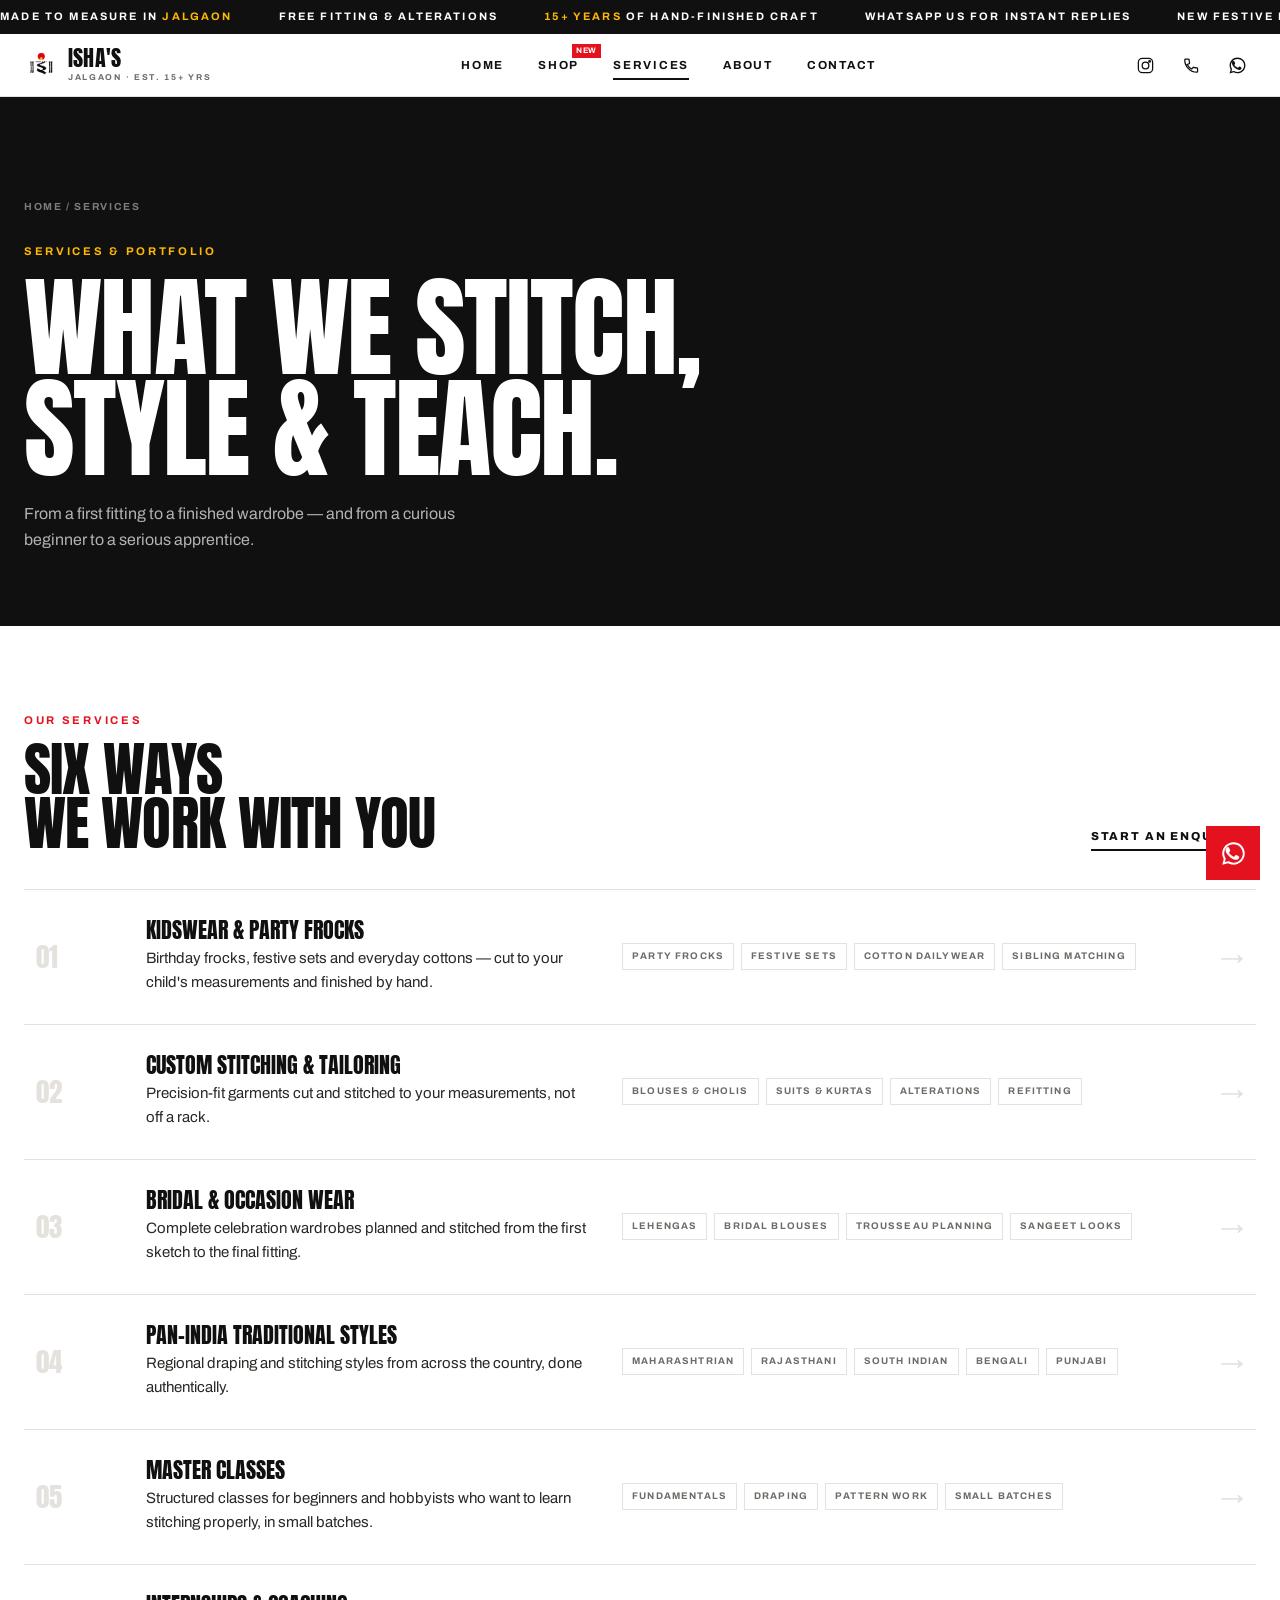
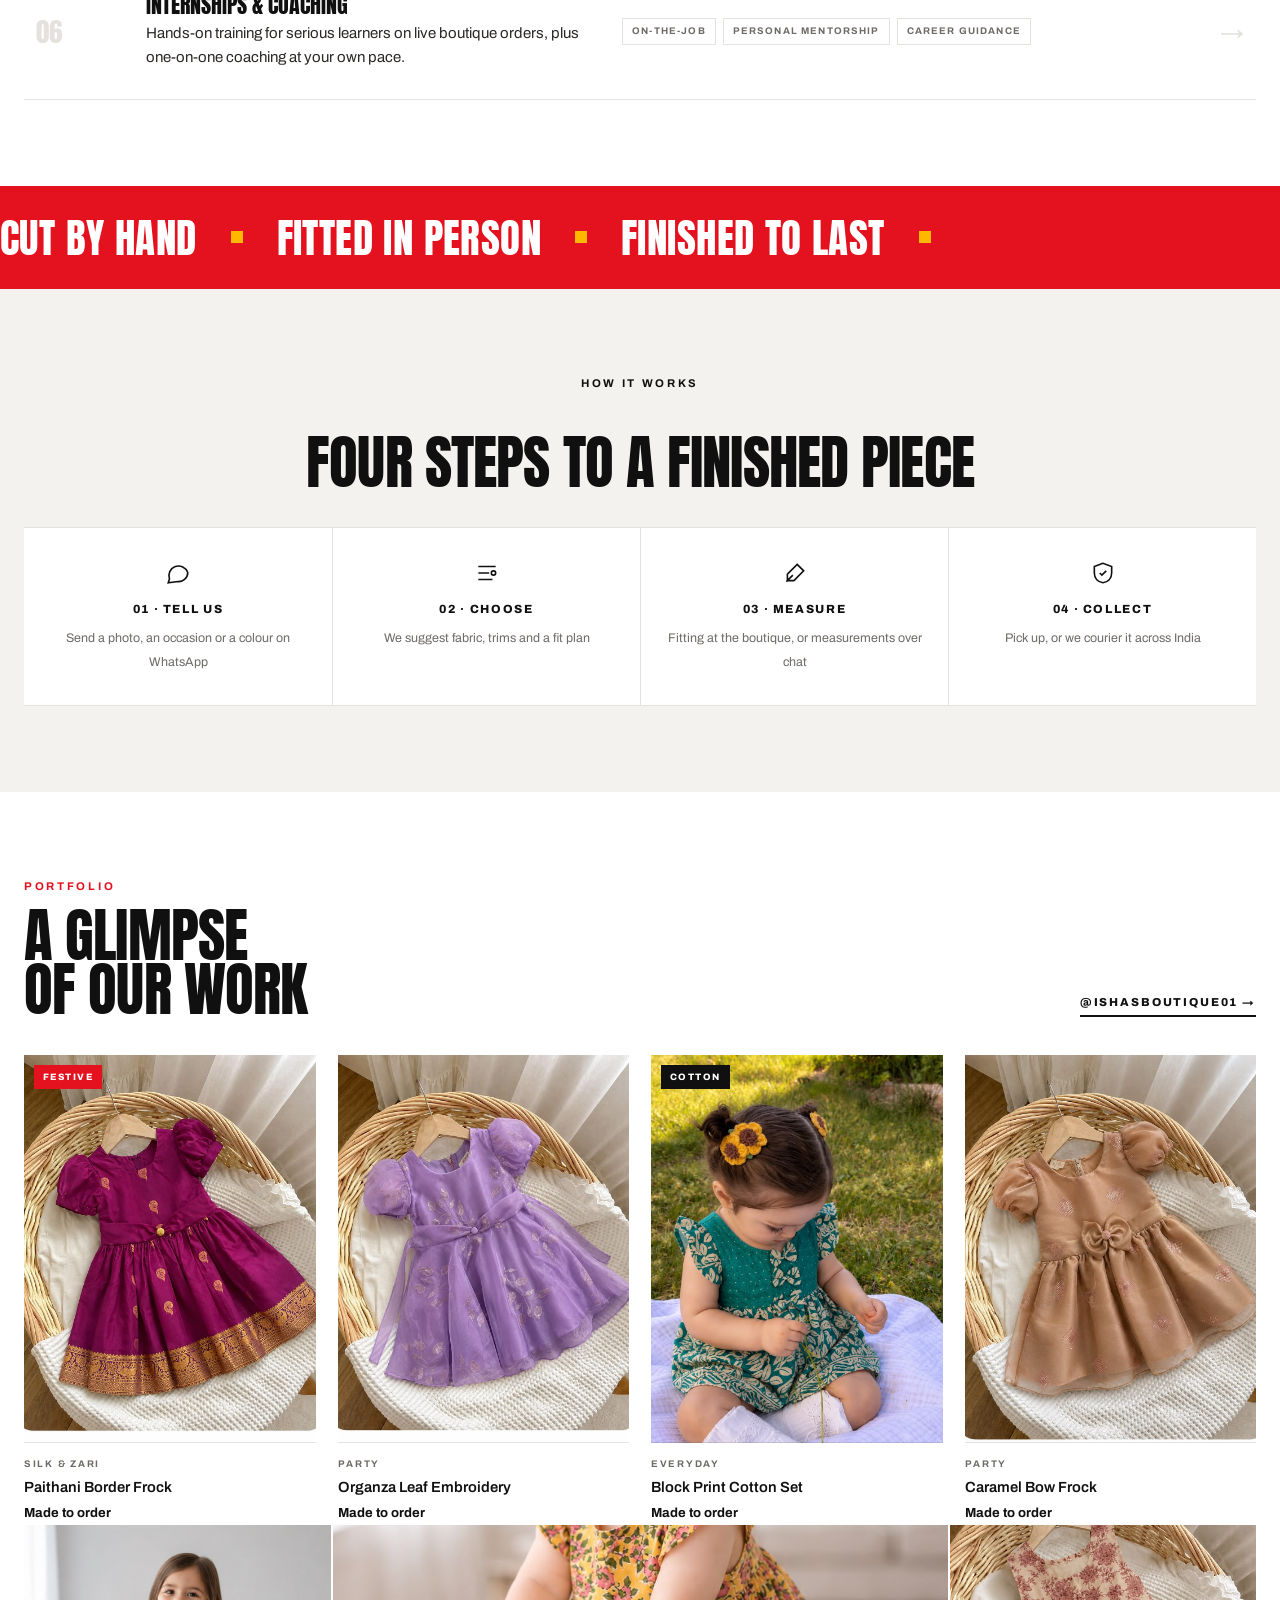
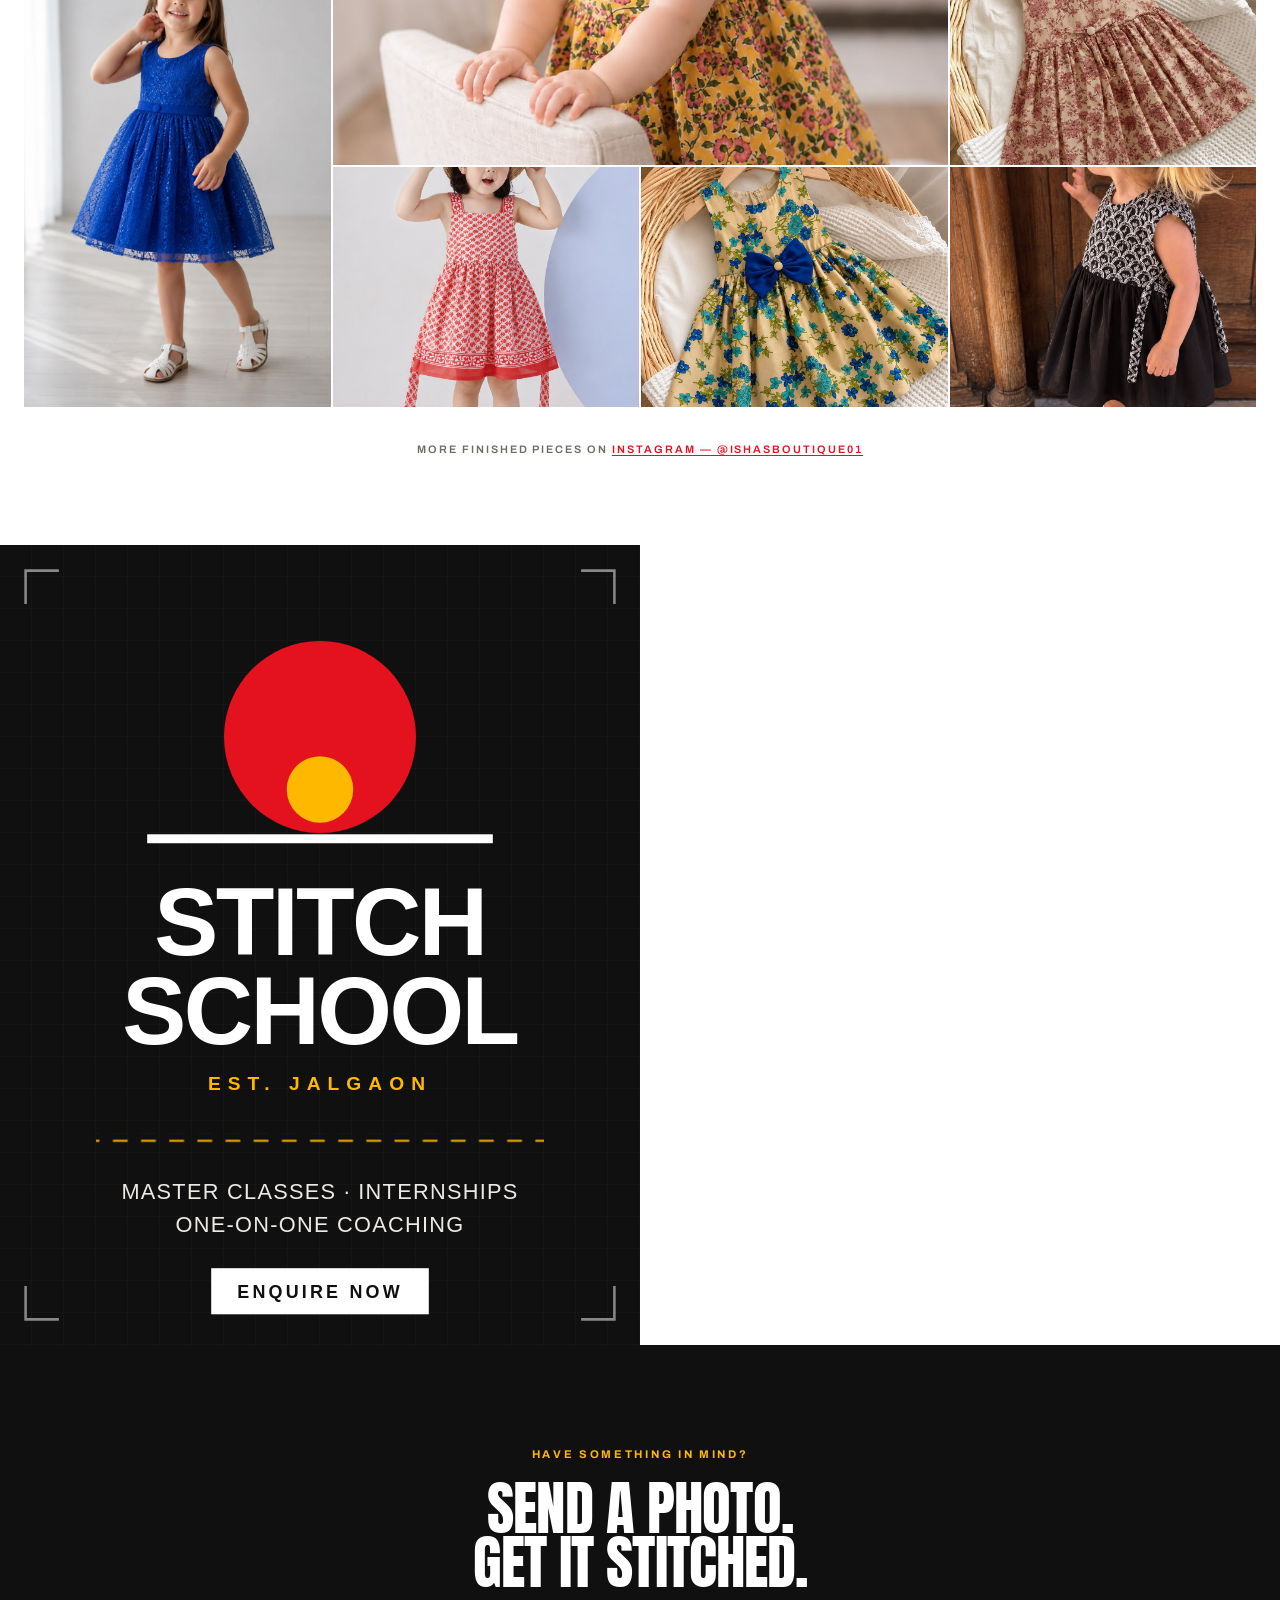
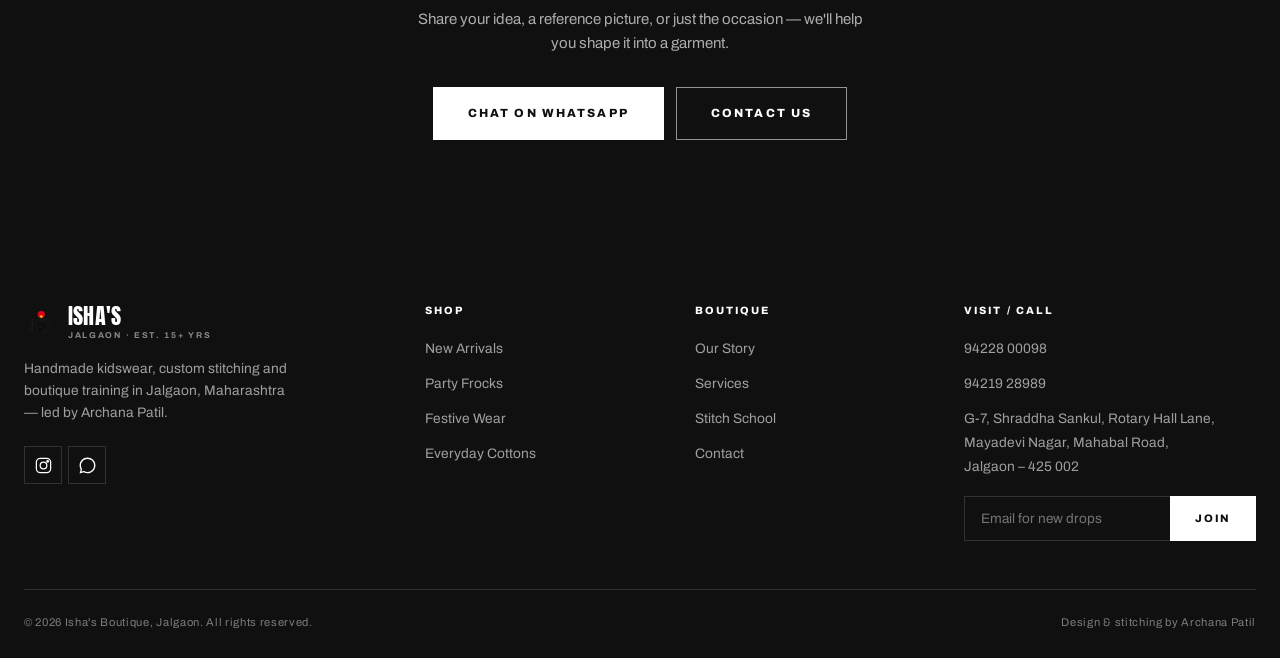
<file: isha-boutique/services.html>
<!doctype html>
<html lang="en">
<head>
<meta charset="UTF-8">
<meta name="viewport" content="width=device-width, initial-scale=1.0">
<title>Services &amp; Portfolio &mdash; Isha's Boutique, Jalgaon</title>
<meta name="description" content="Custom stitching, kidswear, occasion wear, pan-India traditional styles, master classes and internships at Isha's Boutique, Jalgaon.">
<link rel="icon" type="image/png" href="assets/images/logo-mark-transparent.png">
<link rel="preconnect" href="https://fonts.googleapis.com">
<link rel="preconnect" href="https://fonts.gstatic.com" crossorigin>
<link rel="stylesheet" href="assets/css/styles.css">
<script>document.documentElement.classList.add('js');</script>
</head>
<body>

<div class="announce">
  <div class="marquee">
    <div class="marquee-track">
      <span>Made to measure in <b>Jalgaon</b></span>
      <span>Free fitting &amp; alterations</span>
      <span><b>15+ years</b> of hand-finished craft</span>
      <span>WhatsApp us for instant replies</span>
      <span>New festive drop is live</span>
    </div>
  </div>
</div>

<header class="site-header">
  <div class="wrap">
    <a href="index.html" class="brand">
      <span class="brand-badge"><img src="assets/images/logo-mark-transparent.png" alt="Isha's Boutique emblem"></span>
      <span class="brand-word">Isha's<small>Jalgaon &middot; Est. 15+ Yrs</small></span>
    </a>
    <nav class="nav-links" id="nav-links">
      <a href="index.html">Home</a>
      <a href="index.html#shop">Shop<span class="flag">New</span></a>
      <a href="services.html" class="active">Services</a>
      <a href="about.html">About</a>
      <a href="contact.html">Contact</a>
    </nav>
    <div class="header-actions">
      <a class="icon-link desktop-only" href="https://www.instagram.com/ishasboutique01/" target="_blank" rel="noopener" aria-label="Isha's Boutique on Instagram">
        <svg viewBox="0 0 24 24" fill="none" stroke="currentColor" stroke-width="1.6"><rect x="3" y="3" width="18" height="18" rx="5"/><circle cx="12" cy="12" r="4.2"/><circle cx="17.2" cy="6.8" r="1"/></svg>
      </a>
      <a class="icon-link" href="tel:+919422800098" aria-label="Call the boutique">
        <svg viewBox="0 0 24 24" fill="none" stroke="currentColor" stroke-width="1.6"><path d="M6.6 10.8c1.2 2.4 3.2 4.4 5.6 5.6l1.9-1.9c.3-.3.7-.4 1.1-.2 1.1.4 2.3.6 3.5.6.6 0 1 .4 1 1V19.5c0 .6-.4 1-1 1C10.6 20.5 3.5 13.4 3.5 4.9c0-.6.4-1 1-1H8c.6 0 1 .4 1 1 0 1.2.2 2.4.6 3.5.1.4 0 .8-.2 1.1L6.6 10.8z"/></svg>
      </a>
      <a class="icon-link" href="https://wa.me/919422800098?text=Hi%20Isha's%20Boutique!%20I'd%20like%20to%20ask%20about%20a%20service." target="_blank" rel="noopener" aria-label="Chat on WhatsApp">
        <svg viewBox="0 0 24 24" fill="currentColor"><path d="M12.004 2.003c-5.514 0-9.997 4.483-9.997 9.997 0 1.762.462 3.482 1.34 4.997L2 22l5.126-1.34a9.958 9.958 0 0 0 4.878 1.24h.004c5.514 0 9.997-4.483 9.997-9.997 0-2.67-1.04-5.18-2.928-7.07A9.929 9.929 0 0 0 12.004 2.003zm0 18.14h-.003a8.29 8.29 0 0 1-4.226-1.155l-.303-.18-3.14.82.84-3.06-.198-.314A8.263 8.263 0 0 1 3.72 12c0-4.577 3.726-8.303 8.288-8.303 2.214 0 4.294.863 5.86 2.43a8.234 8.234 0 0 1 2.428 5.867c-.004 4.578-3.73 8.304-8.292 8.149zm4.468-5.761c-.297-.149-1.758-.867-2.03-.967-.273-.099-.471-.148-.67.15-.197.297-.767.966-.94 1.164-.173.199-.347.223-.644.075-.297-.15-1.255-.463-2.39-1.475-.883-.788-1.48-1.761-1.653-2.059-.173-.297-.018-.458.13-.606.134-.133.298-.347.446-.52.149-.174.198-.298.298-.497.099-.198.05-.371-.025-.52-.075-.149-.669-1.612-.916-2.207-.242-.579-.487-.5-.669-.51-.173-.008-.371-.01-.57-.01-.198 0-.52.074-.792.372-.272.297-1.04 1.016-1.04 2.479 0 1.462 1.065 2.875 1.213 3.074.149.198 2.096 3.2 5.077 4.487.709.306 1.262.489 1.694.625.712.227 1.36.195 1.872.118.571-.085 1.758-.719 2.006-1.413.248-.694.248-1.288.173-1.412-.074-.124-.272-.198-.57-.347z"/></svg>
      </a>
      <button class="nav-toggle" id="nav-toggle" aria-label="Toggle menu" aria-expanded="false" aria-controls="nav-links">
        <svg viewBox="0 0 24 24" fill="none" stroke="currentColor" stroke-width="1.8"><path d="M3 7h18M3 12h18M3 17h18"/></svg>
      </button>
    </div>
  </div>
</header>

<main>

  <section class="page-hero">
    <div class="wrap">
      <p class="crumbs"><a href="index.html">Home</a> / Services</p>
      <span class="eyebrow">Services &amp; Portfolio</span>
      <h1>What We Stitch,<br>Style &amp; Teach.</h1>
      <p class="lede">From a first fitting to a finished wardrobe &mdash; and from a curious beginner to a serious apprentice.</p>
    </div>
  </section>

  <!-- SERVICES LIST -->
  <section id="stitching">
    <div class="wrap">
      <div class="section-head">
        <div>
          <span class="eyebrow accent">Our Services</span>
          <h2>Six Ways<br>We Work With You</h2>
        </div>
        <a href="contact.html" class="link-more">Start an enquiry &rarr;</a>
      </div>

      <div class="svc-list reveal">
        <div class="svc-row">
          <span class="n">01</span>
          <div>
            <h3>Kidswear &amp; Party Frocks</h3>
            <p>Birthday frocks, festive sets and everyday cottons &mdash; cut to your child's measurements and finished by hand.</p>
          </div>
          <div class="tags"><i>Party frocks</i><i>Festive sets</i><i>Cotton dailywear</i><i>Sibling matching</i></div>
          <span class="go">&rarr;</span>
        </div>

        <div class="svc-row">
          <span class="n">02</span>
          <div>
            <h3>Custom Stitching &amp; Tailoring</h3>
            <p>Precision-fit garments cut and stitched to your measurements, not off a rack.</p>
          </div>
          <div class="tags"><i>Blouses &amp; cholis</i><i>Suits &amp; kurtas</i><i>Alterations</i><i>Refitting</i></div>
          <span class="go">&rarr;</span>
        </div>

        <div class="svc-row">
          <span class="n">03</span>
          <div>
            <h3>Bridal &amp; Occasion Wear</h3>
            <p>Complete celebration wardrobes planned and stitched from the first sketch to the final fitting.</p>
          </div>
          <div class="tags"><i>Lehengas</i><i>Bridal blouses</i><i>Trousseau planning</i><i>Sangeet looks</i></div>
          <span class="go">&rarr;</span>
        </div>

        <div class="svc-row">
          <span class="n">04</span>
          <div>
            <h3>Pan-India Traditional Styles</h3>
            <p>Regional draping and stitching styles from across the country, done authentically.</p>
          </div>
          <div class="tags"><i>Maharashtrian</i><i>Rajasthani</i><i>South Indian</i><i>Bengali</i><i>Punjabi</i></div>
          <span class="go">&rarr;</span>
        </div>

        <div class="svc-row" id="learn">
          <span class="n">05</span>
          <div>
            <h3>Master Classes</h3>
            <p>Structured classes for beginners and hobbyists who want to learn stitching properly, in small batches.</p>
          </div>
          <div class="tags"><i>Fundamentals</i><i>Draping</i><i>Pattern work</i><i>Small batches</i></div>
          <span class="go">&rarr;</span>
        </div>

        <div class="svc-row">
          <span class="n">06</span>
          <div>
            <h3>Internships &amp; Coaching</h3>
            <p>Hands-on training for serious learners on live boutique orders, plus one-on-one coaching at your own pace.</p>
          </div>
          <div class="tags"><i>On-the-job</i><i>Personal mentorship</i><i>Career guidance</i></div>
          <span class="go">&rarr;</span>
        </div>
      </div>
    </div>
  </section>

  <div class="marquee-band">
    <div class="marquee">
      <div class="marquee-track">
        <span>Cut by Hand<i class="dot"></i></span>
        <span>Fitted in Person<i class="dot"></i></span>
        <span>Finished to Last<i class="dot"></i></span>
      </div>
    </div>
  </div>

  <!-- HOW IT WORKS -->
  <section class="bg-smoke">
    <div class="wrap">
      <div class="section-head center">
        <span class="eyebrow">How It Works</span>
        <h2>Four Steps to a Finished Piece</h2>
      </div>
      <div class="trust reveal" style="background:#fff; border-color:var(--line);">
        <div class="trust-item">
          <svg viewBox="0 0 24 24" fill="none" stroke="currentColor" stroke-width="1.5"><path d="M21 11.5a8.4 8.4 0 0 1-9 8.4L3 21l1.1-3.4A8.4 8.4 0 1 1 21 11.5z"/></svg>
          <b>01 &middot; Tell Us</b>
          <span>Send a photo, an occasion or a colour on WhatsApp</span>
        </div>
        <div class="trust-item">
          <svg viewBox="0 0 24 24" fill="none" stroke="currentColor" stroke-width="1.5"><path d="M4 6h16M4 12h10M4 18h13"/><circle cx="18" cy="12" r="2"/></svg>
          <b>02 &middot; Choose</b>
          <span>We suggest fabric, trims and a fit plan</span>
        </div>
        <div class="trust-item">
          <svg viewBox="0 0 24 24" fill="none" stroke="currentColor" stroke-width="1.5"><path d="m4 20 6-6M14 4l6 6-9 9H5v-6z"/></svg>
          <b>03 &middot; Measure</b>
          <span>Fitting at the boutique, or measurements over chat</span>
        </div>
        <div class="trust-item">
          <svg viewBox="0 0 24 24" fill="none" stroke="currentColor" stroke-width="1.5"><path d="M12 3 4 6v6c0 5 3.4 8.3 8 9 4.6-.7 8-4 8-9V6l-8-3z"/><path d="m9 12 2 2 4-4"/></svg>
          <b>04 &middot; Collect</b>
          <span>Pick up, or we courier it across India</span>
        </div>
      </div>
    </div>
  </section>

  <!-- PORTFOLIO -->
  <section id="portfolio">
    <div class="wrap">
      <div class="section-head">
        <div>
          <span class="eyebrow accent">Portfolio</span>
          <h2>A Glimpse<br>of Our Work</h2>
        </div>
        <a href="https://www.instagram.com/ishasboutique01/" target="_blank" rel="noopener" class="link-more">@ishasboutique01 &rarr;</a>
      </div>

      <div class="product-grid reveal">
        <article class="product">
          <a href="#" class="product-media" data-enquire="Paithani Border Silk Frock">
            <span class="badge hot">Festive</span>
            <img class="img-main" src="assets/images/flat-4.jpg" alt="Magenta silk frock with a gold paithani border">
            <img class="img-alt" src="assets/images/model-6.jpg" alt="Child in a brocade festive frock">
            <span class="quick">Enquire on WhatsApp</span>
          </a>
          <div class="product-meta"><span class="cat">Silk &amp; Zari</span><h3>Paithani Border Frock</h3><p class="price">Made to order</p></div>
        </article>

        <article class="product">
          <a href="#" class="product-media" data-enquire="Lilac Organza Party Frock">
            <img class="img-main" src="assets/images/flat-1.jpg" alt="Lilac organza frock with embroidered leaves">
            <img class="img-alt" src="assets/images/model-2.jpg" alt="Child in an embroidered organza frock">
            <span class="quick">Enquire on WhatsApp</span>
          </a>
          <div class="product-meta"><span class="cat">Party</span><h3>Organza Leaf Embroidery</h3><p class="price">Made to order</p></div>
        </article>

        <article class="product">
          <a href="#" class="product-media" data-enquire="Block Print Cotton Set">
            <span class="badge">Cotton</span>
            <img class="img-main" src="assets/images/model-8.jpg" alt="Baby in a teal block-print cotton set">
            <img class="img-alt" src="assets/images/model-9.jpg" alt="Baby in an olive block-print frock">
            <span class="quick">Enquire on WhatsApp</span>
          </a>
          <div class="product-meta"><span class="cat">Everyday</span><h3>Block Print Cotton Set</h3><p class="price">Made to order</p></div>
        </article>

        <article class="product">
          <a href="#" class="product-media" data-enquire="Caramel Organza Bow Frock">
            <img class="img-main" src="assets/images/flat-6.jpg" alt="Caramel organza frock with bow">
            <img class="img-alt" src="assets/images/flat-3.jpg" alt="Magenta polka dot frock">
            <span class="quick">Enquire on WhatsApp</span>
          </a>
          <div class="product-meta"><span class="cat">Party</span><h3>Caramel Bow Frock</h3><p class="price">Made to order</p></div>
        </article>
      </div>

      <div class="mosaic reveal" style="margin-top:2px;">
        <a href="#" class="tall">
          <img src="assets/images/model-4.jpg" alt="Child in a royal blue lace party frock">
          <span class="cap">Party Wear</span>
        </a>
        <a href="#" class="wide"><img src="assets/images/model-1.jpg" alt="Baby in a yellow floral dress"><span class="cap">First Birthday</span></a>
        <a href="#"><img src="assets/images/flat-2.jpg" alt="Rose floral pinafore on a hanger"><span class="cap">Everyday Cotton</span></a>
        <a href="#"><img src="assets/images/model-7.jpg" alt="Child in a red block-print dress"><span class="cap">Summer Prints</span></a>
        <a href="#"><img src="assets/images/flat-5.jpg" alt="Cream frock with blue floral print"><span class="cap">Bow Details</span></a>
        <a href="#"><img src="assets/images/model-3.jpg" alt="Child in a monochrome print dress"><span class="cap">Monochrome</span></a>
      </div>

      <p style="text-align:center; margin-top:34px;" class="micro">
        More finished pieces on <a href="https://www.instagram.com/ishasboutique01/" target="_blank" rel="noopener" style="color:var(--accent); border-bottom:1px solid var(--accent);">Instagram &mdash; @ishasboutique01</a>
      </p>
    </div>
  </section>

  <!-- STITCH SCHOOL -->
  <section style="padding:0;">
    <div class="editorial">
      <div class="editorial-media">
        <img src="assets/images/campaign-tile.svg" alt="Stitch School: master classes, internships and one-on-one coaching">
      </div>
      <div class="editorial-copy on-ink reveal">
        <span class="eyebrow accent">Stitch School</span>
        <h2>Enrolling Now.</h2>
        <p>Master classes run in small batches so everyone gets time at the table. Internships put you on live boutique orders with Archana checking your work.</p>
        <p>No prior experience needed for the fundamentals course. Bring your own machine or use ours.</p>
        <a href="https://wa.me/919422800098?text=Hi%20Isha's%20Boutique!%20I'd%20like%20details%20about%20the%20master%20classes%20and%20internships." target="_blank" rel="noopener" class="btn btn-light">Ask About Batches</a>
      </div>
    </div>
  </section>

  <section class="cta-band">
    <div class="wrap">
      <span class="eyebrow" style="color:var(--accent-2)">Have Something in Mind?</span>
      <h2 style="margin-top:16px;">Send a Photo.<br>Get It Stitched.</h2>
      <p>Share your idea, a reference picture, or just the occasion &mdash; we'll help you shape it into a garment.</p>
      <div class="hero-cta">
        <a href="https://wa.me/919422800098?text=Hi%20Isha's%20Boutique!%20I%20have%20a%20design%20in%20mind%20and%20want%20to%20discuss%20it." target="_blank" rel="noopener" class="btn btn-light">Chat on WhatsApp</a>
        <a href="contact.html" class="btn btn-outline-light">Contact Us</a>
      </div>
    </div>
  </section>

</main>

<footer class="site-footer">
  <div class="wrap">
    <div class="footer-grid">
      <div class="footer-brand">
        <a href="index.html" class="brand">
          <span class="brand-badge"><img src="assets/images/logo-mark-transparent.png" alt="Isha's Boutique emblem"></span>
          <span class="brand-word">Isha's<small>Jalgaon &middot; Est. 15+ Yrs</small></span>
        </a>
        <p>Handmade kidswear, custom stitching and boutique training in Jalgaon, Maharashtra &mdash; led by Archana Patil.</p>
        <div class="footer-social">
          <a class="icon-link" href="https://www.instagram.com/ishasboutique01/" target="_blank" rel="noopener" aria-label="Instagram">
            <svg viewBox="0 0 24 24" fill="none" stroke="currentColor" stroke-width="1.6"><rect x="3" y="3" width="18" height="18" rx="5"/><circle cx="12" cy="12" r="4.2"/><circle cx="17.2" cy="6.8" r="1"/></svg>
          </a>
          <a class="icon-link" href="https://wa.me/919422800098" target="_blank" rel="noopener" aria-label="WhatsApp">
            <svg viewBox="0 0 24 24" fill="currentColor"><path d="M12.004 2.003c-5.514 0-9.997 4.483-9.997 9.997 0 1.762.462 3.482 1.34 4.997L2 22l5.126-1.34a9.958 9.958 0 0 0 4.878 1.24h.004c5.514 0 9.997-4.483 9.997-9.997 0-2.67-1.04-5.18-2.928-7.07A9.929 9.929 0 0 0 12.004 2.003zm0 18.14h-.003a8.29 8.29 0 0 1-4.226-1.155l-.303-.18-3.14.82.84-3.06-.198-.314A8.263 8.263 0 0 1 3.72 12c0-4.577 3.726-8.303 8.288-8.303 2.214 0 4.294.863 5.86 2.43a8.234 8.234 0 0 1 2.428 5.867c-.004 4.578-3.73 8.304-8.292 8.149z"/></svg>
          </a>
        </div>
      </div>
      <div class="footer-col">
        <h4>Shop</h4>
        <ul>
          <li><a href="index.html#shop">New Arrivals</a></li>
          <li><a href="index.html#shop">Party Frocks</a></li>
          <li><a href="index.html#shop">Festive Wear</a></li>
          <li><a href="index.html#shop">Everyday Cottons</a></li>
        </ul>
      </div>
      <div class="footer-col">
        <h4>Boutique</h4>
        <ul>
          <li><a href="about.html">Our Story</a></li>
          <li><a href="services.html">Services</a></li>
          <li><a href="services.html#learn">Stitch School</a></li>
          <li><a href="contact.html">Contact</a></li>
        </ul>
      </div>
      <div class="footer-col">
        <h4>Visit / Call</h4>
        <ul>
          <li><a href="tel:+919422800098">94228 00098</a></li>
          <li><a href="tel:+919421928989">94219 28989</a></li>
          <li><a href="contact.html">G-7, Shraddha Sankul, Rotary Hall Lane,<br>Mayadevi Nagar, Mahabal Road,<br>Jalgaon &ndash; 425 002</a></li>
        </ul>
        <form id="newsletter-form" class="newsletter" novalidate>
          <input type="email" name="email" placeholder="Email for new drops" aria-label="Email address">
          <button type="submit">Join</button>
        </form>
      </div>
    </div>
    <div class="footer-bottom">
      <span>&copy; <span id="year"></span> Isha's Boutique, Jalgaon. All rights reserved.</span>
      <span>Design &amp; stitching by Archana Patil</span>
    </div>
  </div>
</footer>

<a class="wa-float" href="https://wa.me/919422800098?text=Hi%20Isha's%20Boutique!%20I'd%20like%20to%20ask%20about%20a%20service." target="_blank" rel="noopener" aria-label="Chat with us on WhatsApp">
  <svg viewBox="0 0 24 24" fill="currentColor"><path d="M12.004 2.003c-5.514 0-9.997 4.483-9.997 9.997 0 1.762.462 3.482 1.34 4.997L2 22l5.126-1.34a9.958 9.958 0 0 0 4.878 1.24h.004c5.514 0 9.997-4.483 9.997-9.997 0-2.67-1.04-5.18-2.928-7.07A9.929 9.929 0 0 0 12.004 2.003zm0 18.14h-.003a8.29 8.29 0 0 1-4.226-1.155l-.303-.18-3.14.82.84-3.06-.198-.314A8.263 8.263 0 0 1 3.72 12c0-4.577 3.726-8.303 8.288-8.303 2.214 0 4.294.863 5.86 2.43a8.234 8.234 0 0 1 2.428 5.867c-.004 4.578-3.73 8.304-8.292 8.149zm4.468-5.761c-.297-.149-1.758-.867-2.03-.967-.273-.099-.471-.148-.67.15-.197.297-.767.966-.94 1.164-.173.199-.347.223-.644.075-.297-.15-1.255-.463-2.39-1.475-.883-.788-1.48-1.761-1.653-2.059-.173-.297-.018-.458.13-.606.134-.133.298-.347.446-.52.149-.174.198-.298.298-.497.099-.198.05-.371-.025-.52-.075-.149-.669-1.612-.916-2.207-.242-.579-.487-.5-.669-.51-.173-.008-.371-.01-.57-.01-.198 0-.52.074-.792.372-.272.297-1.04 1.016-1.04 2.479 0 1.462 1.065 2.875 1.213 3.074.149.198 2.096 3.2 5.077 4.487.709.306 1.262.489 1.694.625.712.227 1.36.195 1.872.118.571-.085 1.758-.719 2.006-1.413.248-.694.248-1.288.173-1.412-.074-.124-.272-.198-.57-.347z"/></svg>
</a>

<script src="assets/js/main.js"></script>
</body>
</html>
</file>
<file: isha-boutique/assets/css/styles.css>
/* =============================================================
   ISHA'S BOUTIQUE — DESIGN SYSTEM  v2 "SNITCH-STYLE"
   Jalgaon, Maharashtra · Est. 15+ years · Archana Patil

   REFERENCE: snitch.com — bold D2C fashion retail.
   What we took from it, and how it's been made ours:

   1. MONOCHROME GROUND, ONE HOT ACCENT
      Paper white + near-black, with a single loud accent used
      sparingly (badges, sale flags, hover states). Our accent is
      NOT borrowed — it's lifted straight from the client's own
      logo mark: the red sun (#E4121F) and its yellow core
      (#FFB800).
   2. TYPE AS THE GRAPHIC
      Huge uppercase display headlines, tightly tracked, set
      almost to the edge of the container. Micro-labels in wide
      tracking (0.18em+). Nothing decorative — the words are the
      decoration.
   3. ZERO RADIUS, ZERO SHADOW
      Sharp corners, 1px hairlines, flat surfaces. Depth comes
      from image scale and whitespace, never from blur.
   4. FULL-BLEED PRODUCT IMAGERY
      Images run edge to edge, 3:4 portrait, no card chrome, no
      padding around the photo. Hover = image swap + zoom.
   5. MOVING RETAIL FURNITURE
      Scrolling marquee ticker bars, announcement bar, category
      tiles with overlaid uppercase labels, service/trust strip.

   PALETTE
     --ink        #101010  near-black — text, buttons, footer
     --paper      #FFFFFF  primary ground
     --smoke      #F4F2EF  alternating band ground
     --accent     #E4121F  logo red — badges, flags, hovers
     --accent-2   #FFB800  logo yellow — highlight, ticker pops
     --line       #E5E2DE  hairline borders
     --muted      #6E6A66  secondary copy

   TYPE
     Display -> 'Anton'    single-weight condensed grotesque; the
                           closest free match to the blocky retail
                           display type the reference uses.
     UI/Body -> 'Archivo'  neutral grotesque, 400–800, handles
                           both long copy and wide-tracked labels.
   ============================================================= */

@import url('https://fonts.googleapis.com/css2?family=Anton&family=Archivo:wght@400;500;600;700;800&display=swap');

:root{
  --ink: #101010;
  --ink-soft: #2A2724;
  --paper: #FFFFFF;
  --smoke: #F4F2EF;
  --accent: #E4121F;
  --accent-2: #FFB800;
  --line: #E5E2DE;
  --line-dark: rgba(255,255,255,.14);
  --muted: #6E6A66;

  --display: 'Anton', 'Arial Black', Impact, sans-serif;
  --body: 'Archivo', -apple-system, BlinkMacSystemFont, 'Segoe UI', sans-serif;

  --container: 1440px;
  --gutter: 24px;
  --ease: cubic-bezier(.22,.68,.15,1);

  --header-h: 62px;
  --bar-h: 34px;
}

*,*::before,*::after{ box-sizing: border-box; }
html{ scroll-behavior: smooth; }
@media (prefers-reduced-motion: reduce){
  html{ scroll-behavior: auto; }
  *,*::before,*::after{
    animation-duration:.001ms !important; animation-iteration-count:1 !important;
    transition-duration:.001ms !important; scroll-behavior:auto !important;
  }
  .marquee-track{ animation: none !important; }
}

body{
  margin:0;
  background: var(--paper);
  color: var(--ink);
  font-family: var(--body);
  font-weight: 400;
  font-size: 15px;
  line-height: 1.6;
  -webkit-font-smoothing: antialiased;
  overflow-x: hidden;
}

img{ max-width:100%; display:block; }
a{ color: inherit; text-decoration:none; }
ul{ margin:0; padding:0; list-style:none; }
button{ font-family: inherit; }
::selection{ background: var(--accent); color:#fff; }
:focus-visible{ outline: 2px solid var(--accent); outline-offset: 2px; }

.wrap{
  max-width: var(--container);
  margin: 0 auto;
  padding: 0 var(--gutter);
}
.wrap-bleed{ max-width:100%; padding: 0; }

/* -------------------- Type scale -------------------- */
h1,h2,h3,h4{
  font-family: var(--display);
  font-weight: 400;
  margin: 0;
  text-transform: uppercase;
  letter-spacing: -0.015em;
  line-height: .92;
}
h1{ font-size: clamp(2.9rem, 8.6vw, 7.4rem); }
h2{ font-size: clamp(2rem, 4.6vw, 3.7rem); }
h3{ font-size: clamp(1.15rem, 1.7vw, 1.5rem); letter-spacing: 0; }
h4{ font-size: 1rem; }

p{ margin:0; color: var(--ink-soft); }
p + p{ margin-top: 1em; }
.lede{ font-size: clamp(1rem, 1.25vw, 1.15rem); color: var(--muted); max-width: 52ch; }

.eyebrow{
  display:inline-block;
  font-family: var(--body);
  font-size: .7rem;
  font-weight: 700;
  letter-spacing: .24em;
  text-transform: uppercase;
  color: var(--ink);
}
.eyebrow.accent{ color: var(--accent); }
.micro{
  font-size: .68rem;
  font-weight: 600;
  letter-spacing: .18em;
  text-transform: uppercase;
  color: var(--muted);
}

/* -------------------- Buttons -------------------- */
.btn{
  display:inline-flex;
  align-items:center;
  justify-content:center;
  gap:10px;
  padding: 16px 34px;
  border-radius: 0;
  border: 1.5px solid var(--ink);
  background: var(--ink);
  color: #fff;
  font-size: .74rem;
  font-weight: 800;
  letter-spacing: .18em;
  text-transform: uppercase;
  cursor: pointer;
  transition: background .25s var(--ease), color .25s var(--ease), border-color .25s var(--ease);
  white-space: nowrap;
}
.btn:hover{ background: var(--accent); border-color: var(--accent); color:#fff; }
.btn-ghost{ background: transparent; color: var(--ink); }
.btn-ghost:hover{ background: var(--ink); border-color: var(--ink); color:#fff; }
.btn-light{ background: #fff; border-color:#fff; color: var(--ink); }
.btn-light:hover{ background: var(--accent); border-color: var(--accent); color:#fff; }
.btn-outline-light{ background: transparent; border-color: rgba(255,255,255,.55); color:#fff; }
.btn-outline-light:hover{ background:#fff; border-color:#fff; color: var(--ink); }
.btn-block{ width:100%; }
.btn svg{ width:16px; height:16px; flex-shrink:0; }

/* -------------------- Announcement bar + marquee -------------------- */
.announce{
  background: var(--ink);
  color: #fff;
  height: var(--bar-h);
  display:flex;
  align-items:center;
  overflow:hidden;
}
.marquee{ display:flex; overflow:hidden; width:100%; user-select:none; }
.marquee-track{
  display:flex;
  flex-shrink:0;
  align-items:center;
  gap: 46px;
  padding-right: 46px;
  min-width:100%;
  animation: marquee 34s linear infinite;
}
.marquee-track span{
  font-size:.68rem;
  font-weight:700;
  letter-spacing:.2em;
  text-transform:uppercase;
  white-space:nowrap;
}
.marquee-track span b{ color: var(--accent-2); font-weight:700; }
.marquee:hover .marquee-track{ animation-play-state: paused; }
@keyframes marquee{ from{ transform: translateX(0);} to{ transform: translateX(-100%);} }

/* big display marquee used as a section divider */
.marquee-band{
  background: var(--accent);
  color:#fff;
  padding: 18px 0;
  border-top: 1px solid var(--accent);
  border-bottom: 1px solid var(--accent);
}
.marquee-band .marquee-track{ gap: 34px; padding-right: 34px; animation-duration: 26s; }
.marquee-band .marquee-track span{
  font-family: var(--display);
  font-size: clamp(1.5rem, 3.2vw, 2.6rem);
  letter-spacing: .01em;
  font-weight: 400;
  display:flex;
  align-items:center;
  gap: 34px;
}
.marquee-band .dot{
  width: 12px; height:12px; background: var(--accent-2); display:inline-block; flex-shrink:0;
}

/* -------------------- Header -------------------- */
.site-header{
  position: sticky;
  top: 0;
  z-index: 120;
  background: rgba(255,255,255,.97);
  backdrop-filter: blur(10px);
  border-bottom: 1px solid var(--line);
}
.site-header .wrap{
  height: var(--header-h);
  display:flex;
  align-items:center;
  justify-content:space-between;
  gap: 20px;
}
.brand{ display:flex; align-items:center; gap:10px; flex-shrink:0; }
.brand-badge{ width:34px; height:34px; display:flex; align-items:center; justify-content:center; flex-shrink:0; }
.brand-badge img{ width:100%; height:100%; object-fit:contain; }
.brand-word{
  font-family: var(--display);
  font-size: 1.35rem;
  line-height:1;
  text-transform: uppercase;
  letter-spacing: .01em;
}
.brand-word small{
  display:block;
  font-family: var(--body);
  font-size:.53rem;
  font-weight:700;
  letter-spacing:.2em;
  color: var(--muted);
  margin-top:4px;
}

.nav-links{ display:flex; align-items:center; gap: 34px; }
.nav-links a{
  font-size:.73rem;
  font-weight:700;
  letter-spacing:.15em;
  text-transform:uppercase;
  position:relative;
  padding: 6px 0;
  transition: color .2s var(--ease);
}
.nav-links a::after{
  content:'';
  position:absolute; left:0; right:0; bottom:0;
  height:2px; background: var(--ink);
  transform: scaleX(0); transform-origin:left;
  transition: transform .3s var(--ease);
}
.nav-links a:hover::after,
.nav-links a.active::after{ transform: scaleX(1); }
.nav-links a.active{ color: var(--ink); }
.nav-links a .flag{
  position:absolute; top:-6px; right:-22px;
  font-size:.5rem; letter-spacing:.1em;
  background: var(--accent); color:#fff;
  padding: 1px 4px;
}

.header-actions{ display:flex; align-items:center; gap: 8px; }
.icon-link{
  width:38px; height:38px;
  display:flex; align-items:center; justify-content:center;
  color: var(--ink);
  transition: color .2s var(--ease);
}
.icon-link:hover{ color: var(--accent); }
.icon-link svg{ width:19px; height:19px; }
.nav-toggle{
  display:none;
  width:38px; height:38px;
  border:none; background:transparent; color: var(--ink);
  align-items:center; justify-content:center; cursor:pointer;
}
.nav-toggle svg{ width:22px; height:22px; }

/* -------------------- Hero -------------------- */
.hero{
  position:relative;
  height: clamp(520px, calc(100vh - var(--header-h) - var(--bar-h)), 860px);
  overflow:hidden;
  background: var(--ink);
}
.hero-slides{ position:absolute; inset:0; }
.hero-slide{
  position:absolute; inset:0;
  opacity:0;
  transition: opacity .9s var(--ease);
}
.hero-slide.is-active{ opacity:1; }
.hero-slide img{
  width:100%; height:100%;
  object-fit: cover;
  object-position: center 22%;
}
.hero-slide::after{
  content:'';
  position:absolute; inset:0;
  background: linear-gradient(180deg, rgba(16,16,16,.42) 0%, rgba(16,16,16,.12) 38%, rgba(16,16,16,.72) 100%);
}
.hero-content{
  position:relative;
  z-index:2;
  height:100%;
  display:flex;
  flex-direction:column;
  justify-content:flex-end;
  padding-bottom: 62px;
  color:#fff;
}
.hero-content .eyebrow{ color:#fff; margin-bottom:18px; }
.hero-content h1{ color:#fff; max-width: 15ch; }
.hero-content h1 em{ font-style: normal; color: var(--accent-2); }
.hero-content .lede{ color: rgba(255,255,255,.82); margin-top: 20px; max-width: 46ch; }
.hero-cta{ display:flex; gap:12px; margin-top: 30px; flex-wrap:wrap; }
.hero-dots{
  position:absolute; right: var(--gutter); bottom: 66px; z-index:3;
  display:flex; gap:8px;
}
.hero-dots button{
  width: 34px; height:3px; border:none; padding:0; cursor:pointer;
  background: rgba(255,255,255,.4);
  transition: background .3s var(--ease);
}
.hero-dots button.is-active{ background:#fff; }

/* -------------------- Section furniture -------------------- */
section{ padding: 86px 0; }
section.tight{ padding: 56px 0; }
section.bleed{ padding: 86px 0; }
.bg-smoke{ background: var(--smoke); }
.bg-ink{ background: var(--ink); color:#fff; }
.bg-ink h2, .bg-ink h3, .bg-ink .eyebrow{ color:#fff; }
.bg-ink p{ color: rgba(255,255,255,.68); }

.section-head{
  display:flex;
  align-items:flex-end;
  justify-content:space-between;
  gap: 30px;
  margin-bottom: 38px;
  flex-wrap:wrap;
}
.section-head .eyebrow{ display:block; margin-bottom: 12px; }
.section-head h2{ max-width: 20ch; }
.section-head .link-more{
  font-size:.72rem; font-weight:800; letter-spacing:.16em; text-transform:uppercase;
  border-bottom: 2px solid var(--ink); padding-bottom: 3px; white-space:nowrap;
}
.section-head .link-more:hover{ color: var(--accent); border-color: var(--accent); }
.section-head.center{ flex-direction:column; align-items:center; text-align:center; }
.section-head.center h2{ max-width: 24ch; }

/* -------------------- Category tiles -------------------- */
.tiles{
  display:grid;
  grid-template-columns: repeat(4, 1fr);
  gap: 2px;
}
.tile{
  position:relative;
  aspect-ratio: 3/4;
  overflow:hidden;
  background: var(--smoke);
  display:block;
}
.tile img{
  width:100%; height:100%; object-fit:cover;
  /* the studio flatlays ship with rounded white corners baked into the
     JPEG — a hair of scale crops them off so the grid stays sharp-edged */
  transform: scale(1.05);
  transition: transform .8s var(--ease);
}
.tile:hover img{ transform: scale(1.11); }
.tile::after{
  content:'';
  position:absolute; inset:0;
  background: linear-gradient(180deg, transparent 45%, rgba(16,16,16,.66) 100%);
}
.tile-label{
  position:absolute; left:0; right:0; bottom:0; z-index:2;
  padding: 22px 20px;
  color:#fff;
  display:flex;
  align-items:center;
  justify-content:space-between;
  gap: 12px;
}
.tile-label b{
  font-family: var(--display);
  font-weight:400;
  font-size: clamp(1rem, 1.5vw, 1.35rem);
  text-transform:uppercase;
  letter-spacing:.01em;
}
.tile-label span{
  font-size:.62rem; font-weight:700; letter-spacing:.16em; text-transform:uppercase;
  opacity:.85;
}

/* -------------------- Product grid -------------------- */
.product-grid{
  display:grid;
  grid-template-columns: repeat(4, 1fr);
  gap: 30px 22px;
}
.product-grid.cols-3{ grid-template-columns: repeat(3, 1fr); }
.product{ position:relative; }
.product-media{
  position:relative;
  aspect-ratio: 3/4;
  overflow:hidden;
  background: var(--smoke);
  display:block;
  margin-bottom: 14px;
}
.product-media img{
  position:absolute; inset:0;
  width:100%; height:100%;
  object-fit: cover;
  /* crops the rounded white corners baked into the studio flatlays */
  transform: scale(1.05);
  transition: opacity .5s var(--ease), transform .8s var(--ease);
}
.product-media .img-alt{ opacity:0; }
.product:hover .product-media .img-main{ opacity:0; }
.product:hover .product-media .img-alt{ opacity:1; }
.product:hover .product-media img{ transform: scale(1.09); }
/* the campaign tile is vector artwork with intentional edge marks — never crop it */
.product-media img[src$=".svg"],
.product:hover .product-media img[src$=".svg"]{ transform: none; }
.badge{
  position:absolute; top:10px; left:10px; z-index:3;
  background: var(--ink); color:#fff;
  font-size:.58rem; font-weight:800; letter-spacing:.16em; text-transform:uppercase;
  padding: 5px 9px;
}
.badge.hot{ background: var(--accent); }
.badge.gold{ background: var(--accent-2); color: var(--ink); }
.product-media .quick{
  position:absolute; left:0; right:0; bottom:0; z-index:3;
  background: var(--ink); color:#fff;
  text-align:center;
  padding: 13px 10px;
  font-size:.66rem; font-weight:800; letter-spacing:.18em; text-transform:uppercase;
  transform: translateY(100%);
  transition: transform .35s var(--ease);
}
.product:hover .quick{ transform: translateY(0); }
.product-meta .cat{
  font-size:.6rem; font-weight:700; letter-spacing:.18em; text-transform:uppercase;
  color: var(--muted);
  display:block; margin-bottom:5px;
}
.product-meta h3{
  font-family: var(--body);
  font-size:.92rem;
  font-weight:600;
  letter-spacing:0;
  text-transform:none;
  line-height:1.35;
  margin-bottom: 5px;
}
.product-meta .price{
  font-size:.82rem; font-weight:700; color: var(--ink);
}
.product-meta .price s{ color: var(--muted); font-weight:400; margin-right:7px; }
.product-meta .price .off{ color: var(--accent); margin-left:7px; }

/* swatch row */
.swatches{ display:flex; gap:6px; margin-top:9px; }
.swatches i{
  width:13px; height:13px; display:block; border:1px solid var(--line);
}

/* -------------------- Editorial split -------------------- */
.editorial{
  display:grid;
  grid-template-columns: 1fr 1fr;
  align-items:stretch;
  min-height: 560px;
}
.editorial.reverse .editorial-media{ order:2; }
.editorial-media{ position:relative; overflow:hidden; background: var(--smoke); }
.editorial-media img{ width:100%; height:100%; object-fit:cover; min-height: 420px; }
.editorial-copy{
  display:flex;
  flex-direction:column;
  justify-content:center;
  padding: 72px clamp(24px, 6vw, 92px);
  background: var(--smoke);
}
.editorial-copy.on-ink{ background: var(--ink); color:#fff; }
.editorial-copy.on-ink h2{ color:#fff; }
.editorial-copy.on-ink p{ color: rgba(255,255,255,.68); }
.editorial-copy .eyebrow{ margin-bottom:16px; }
.editorial-copy h2{ margin-bottom: 20px; }
.editorial-copy .btn{ align-self:flex-start; margin-top: 30px; }
.stat-row{
  display:flex; gap: 40px; margin-top: 38px; flex-wrap:wrap;
  padding-top: 28px; border-top: 1px solid var(--line);
}
.on-ink .stat-row{ border-color: var(--line-dark); }
.stat b{
  display:block;
  font-family: var(--display);
  font-size: 2.1rem;
  line-height:1;
  margin-bottom:6px;
}
.stat span{ font-size:.62rem; font-weight:700; letter-spacing:.16em; text-transform:uppercase; color: var(--muted); }
.on-ink .stat span{ color: rgba(255,255,255,.6); }

/* -------------------- Service / trust strip -------------------- */
.trust{
  display:grid;
  grid-template-columns: repeat(4, 1fr);
  border-top: 1px solid var(--line);
  border-bottom: 1px solid var(--line);
}
.trust-item{
  padding: 32px 24px;
  text-align:center;
  border-left: 1px solid var(--line);
}
.trust-item:first-child{ border-left:none; }
.trust-item svg{ width:26px; height:26px; margin: 0 auto 14px; display:block; color: var(--ink); }
.trust-item b{ display:block; font-size:.74rem; font-weight:800; letter-spacing:.14em; text-transform:uppercase; margin-bottom:6px; }
.trust-item span{ font-size:.78rem; color: var(--muted); }

/* -------------------- Lookbook mosaic -------------------- */
/* 6 items = tall(1x2) + wide(2x1) + 4 singles = exactly 8 cells = 4 cols x 2 rows.
   DOM order must be tall, wide, then the singles for it to tessellate; `dense`
   backfills anything the author reorders later. */
.mosaic{
  display:grid;
  grid-template-columns: repeat(4, 1fr);
  grid-auto-rows: 240px;
  grid-auto-flow: row dense;
  gap: 2px;
}
.mosaic a{ position:relative; overflow:hidden; background: var(--smoke); display:block; }
.mosaic img{
  width:100%; height:100%; object-fit:cover;
  transform: scale(1.05);
  transition: transform .8s var(--ease);
}
.mosaic a:hover img{ transform: scale(1.11); }
.mosaic .tall{ grid-row: span 2; }
.mosaic .wide{ grid-column: span 2; }
.mosaic .cap{
  position:absolute; left:0; bottom:0; z-index:2;
  background: var(--ink); color:#fff;
  font-size:.6rem; font-weight:800; letter-spacing:.16em; text-transform:uppercase;
  padding: 8px 12px;
  transform: translateY(100%);
  transition: transform .3s var(--ease);
}
.mosaic a:hover .cap{ transform: translateY(0); }

/* -------------------- Services list (numbered rows) -------------------- */
.svc-list{ border-top: 1px solid var(--line); }
.svc-row{
  display:grid;
  grid-template-columns: 80px 1.1fr 1.4fr auto;
  gap: 30px;
  align-items:center;
  padding: 30px 12px;
  border-bottom: 1px solid var(--line);
  transition: background .3s var(--ease), padding .3s var(--ease);
}
.svc-row:hover{ background: var(--smoke); padding-left: 24px; }
.svc-row .n{ font-family: var(--display); font-size: 1.7rem; color: var(--line); }
.svc-row:hover .n{ color: var(--accent); }
.svc-row h3{ margin-bottom: 6px; }
.svc-row .tags{ display:flex; flex-wrap:wrap; gap:7px; }
.svc-row .tags i{
  font-style:normal;
  font-size:.6rem; font-weight:700; letter-spacing:.12em; text-transform:uppercase;
  border:1px solid var(--line); padding: 5px 9px; color: var(--muted);
}
.svc-row .go{ font-size:1.5rem; line-height:1; color: var(--line); }
.svc-row:hover .go{ color: var(--ink); }

/* -------------------- Timeline -------------------- */
.timeline{ border-top: 1px solid var(--line); }
.t-row{
  display:grid;
  grid-template-columns: 220px 1fr;
  gap: 40px;
  padding: 34px 0;
  border-bottom: 1px solid var(--line);
}
.t-row .t-label{
  font-family: var(--display);
  font-size: 1.1rem;
  text-transform:uppercase;
  color: var(--accent);
}
.t-row h3{ margin-bottom: 8px; }
.t-row p{ max-width: 62ch; color: var(--muted); }

/* -------------------- Reviews -------------------- */
.reviews{ display:grid; grid-template-columns: repeat(3,1fr); gap: 2px; }
.review{
  background: var(--smoke);
  padding: 38px 32px;
  display:flex; flex-direction:column;
}
.review .stars{ color: var(--accent); letter-spacing:.18em; font-size:.85rem; margin-bottom:16px; }
.review p{ font-size:.96rem; flex:1; }
.review .who{
  margin-top: 22px;
  font-size:.66rem; font-weight:800; letter-spacing:.16em; text-transform:uppercase;
}
.review .who span{ display:block; color: var(--muted); font-weight:600; margin-top:5px; letter-spacing:.1em; }

/* -------------------- Big CTA band -------------------- */
.cta-band{
  background: var(--ink);
  color:#fff;
  padding: clamp(56px, 8vw, 96px) 0;
  text-align:center;
}
.cta-band h2{ color:#fff; max-width: 18ch; margin: 0 auto 18px; }
.cta-band p{ color: rgba(255,255,255,.66); max-width: 52ch; margin: 0 auto; }
.cta-band .hero-cta{ justify-content:center; margin-top: 32px; }

/* -------------------- Contact -------------------- */
.contact-grid{ display:grid; grid-template-columns: 1fr 1fr; gap: 2px; }
.contact-panel{ background: var(--smoke); padding: clamp(30px, 4vw, 54px); }
.contact-panel.dark{ background: var(--ink); color:#fff; }
.contact-panel.dark h2, .contact-panel.dark h3, .contact-panel.dark .eyebrow{ color:#fff; }
.contact-panel.dark p, .contact-panel.dark a{ color: rgba(255,255,255,.72); }
.contact-panel.dark a:hover{ color: var(--accent-2); }

.info-row{
  display:flex; gap:16px;
  padding: 22px 0;
  border-top: 1px solid var(--line-dark);
}
.info-row:first-of-type{ border-top:none; padding-top: 8px; }
.info-row .ic{ width:22px; flex-shrink:0; color: var(--accent-2); }
.info-row .ic svg{ width:20px; height:20px; }
.info-row h4{
  font-family: var(--body);
  font-size:.68rem; font-weight:800; letter-spacing:.18em; text-transform:uppercase;
  margin-bottom:7px; color:#fff;
}
.info-row p{ font-size:.9rem; line-height:1.55; }

.map-frame{ margin-top: 26px; border: 1px solid var(--line-dark); }
.map-frame iframe{ width:100%; height: 240px; border:0; display:block; filter: grayscale(1) contrast(1.05); }

.form-row{ margin-bottom: 18px; }
.form-row label{
  display:block;
  font-size:.62rem; font-weight:800; letter-spacing:.18em; text-transform:uppercase;
  color: var(--muted); margin-bottom: 8px;
}
.form-row input, .form-row select, .form-row textarea{
  width:100%;
  background: var(--paper);
  border: 1px solid var(--line);
  border-radius: 0;
  color: var(--ink);
  padding: 14px 16px;
  font-family: var(--body);
  font-size:.92rem;
  transition: border-color .2s var(--ease);
}
.form-row input:focus, .form-row select:focus, .form-row textarea:focus{
  outline:none; border-color: var(--ink);
}
.form-row textarea{ resize: vertical; min-height: 120px; }
.form-two{ display:grid; grid-template-columns: 1fr 1fr; gap: 18px; }
.form-note{ font-size:.74rem; color: var(--muted); margin-top: 14px; }

/* -------------------- Newsletter -------------------- */
.newsletter{
  display:flex; gap:0; max-width: 460px; margin-top: 18px;
}
.newsletter input{
  flex:1;
  background: transparent;
  border: 1px solid var(--line-dark);
  border-right: none;
  color:#fff;
  padding: 14px 16px;
  font-family: var(--body);
  font-size:.85rem;
}
.newsletter input::placeholder{ color: rgba(255,255,255,.42); }
.newsletter input:focus{ outline:none; border-color: rgba(255,255,255,.5); }
.newsletter button{
  border:1px solid #fff; background:#fff; color: var(--ink);
  padding: 0 24px;
  font-size:.68rem; font-weight:800; letter-spacing:.16em; text-transform:uppercase;
  cursor:pointer;
  transition: background .25s var(--ease), color .25s var(--ease);
}
.newsletter button:hover{ background: var(--accent); border-color: var(--accent); color:#fff; }

/* -------------------- Footer -------------------- */
.site-footer{
  background: var(--ink);
  color: #fff;
  padding: 70px 0 26px;
}
.footer-grid{
  display:grid;
  grid-template-columns: 1.6fr 1fr 1fr 1.3fr;
  gap: 50px;
  padding-bottom: 48px;
  border-bottom: 1px solid var(--line-dark);
}
.footer-brand .brand-word{ color:#fff; }
.footer-brand .brand-word small{ color: rgba(255,255,255,.5); }
.footer-brand p{ font-size:.86rem; color: rgba(255,255,255,.6); max-width: 34ch; margin-top: 18px; }
.footer-social{ display:flex; gap: 6px; margin-top: 22px; }
.footer-social .icon-link{ border:1px solid var(--line-dark); color:#fff; }
.footer-social .icon-link:hover{ background:#fff; color: var(--ink); border-color:#fff; }
.footer-col h4{
  font-family: var(--body);
  font-size:.66rem; font-weight:800; letter-spacing:.2em; text-transform:uppercase;
  color: #fff; margin-bottom: 20px;
}
.footer-col ul li{ margin-bottom: 11px; }
.footer-col a{ font-size:.86rem; color: rgba(255,255,255,.6); transition: color .2s var(--ease); }
.footer-col a:hover{ color:#fff; }
.footer-bottom{
  display:flex; justify-content:space-between; align-items:center;
  flex-wrap:wrap; gap:14px;
  padding-top: 24px;
  font-size:.7rem; letter-spacing:.06em;
  color: rgba(255,255,255,.45);
}

/* -------------------- WhatsApp float -------------------- */
.wa-float{
  position: fixed;
  right: 20px; bottom: 20px;
  z-index: 200;
  width: 54px; height:54px;
  background: var(--accent);
  color:#fff;
  display:flex; align-items:center; justify-content:center;
  transition: background .25s var(--ease), transform .25s var(--ease);
}
.wa-float:hover{ background: var(--ink); transform: translateY(-3px); }
.wa-float svg{ width:27px; height:27px; }

/* -------------------- Reveal --------------------
   Only hidden when JS is confirmed running (html.js is set by an inline
   script in <head>). Without it the content stays visible rather than
   being stranded at opacity 0. */
.js .reveal{ opacity:0; transform: translateY(16px); transition: opacity .7s var(--ease), transform .7s var(--ease); }
.js .reveal.is-visible{ opacity:1; transform:none; }

/* -------------------- Page hero (inner pages) -------------------- */
.page-hero{
  background: var(--ink);
  color:#fff;
  padding: clamp(56px, 8vw, 104px) 0 clamp(46px, 6vw, 74px);
  position:relative;
  overflow:hidden;
}
.page-hero h1{ color:#fff; max-width: 16ch; }
.page-hero .eyebrow{ color: var(--accent-2); margin-bottom:16px; }
.page-hero .lede{ color: rgba(255,255,255,.68); margin-top: 22px; }
.crumbs{ font-size:.64rem; font-weight:700; letter-spacing:.16em; text-transform:uppercase; color: rgba(255,255,255,.45); margin-bottom: 22px; }
.crumbs a:hover{ color:#fff; }

/* -------------------- Responsive -------------------- */
@media (max-width: 1180px){
  .product-grid{ grid-template-columns: repeat(3, 1fr); }
  .footer-grid{ grid-template-columns: 1fr 1fr; gap: 40px; }
}
@media (max-width: 980px){
  :root{ --gutter: 18px; }
  .tiles{ grid-template-columns: repeat(2, 1fr); }
  .editorial{ grid-template-columns: 1fr; }
  .editorial.reverse .editorial-media{ order:0; }
  .editorial-copy{ padding: 54px 24px; }
  .trust{ grid-template-columns: repeat(2, 1fr); }
  .trust-item:nth-child(3){ border-left:none; }
  .trust-item:nth-child(n+3){ border-top: 1px solid var(--line); }
  /* two columns: drop the spans so six items fill three clean rows */
  .mosaic{ grid-template-columns: repeat(2, 1fr); grid-auto-rows: 210px; }
  .mosaic .tall{ grid-row: auto; }
  .mosaic .wide{ grid-column: auto; }
  .reviews{ grid-template-columns: 1fr; }
  .contact-grid{ grid-template-columns: 1fr; }
  .svc-row{ grid-template-columns: 54px 1fr; gap: 18px; }
  .svc-row .tags{ grid-column: 2; }
  .svc-row .go{ display:none; }
  .t-row{ grid-template-columns: 1fr; gap: 12px; }
}
@media (max-width: 760px){
  .nav-toggle{ display:flex; }
  .nav-links{
    position: fixed;
    top: calc(var(--header-h) + var(--bar-h));
    left:0; right:0;
    background: var(--paper);
    flex-direction: column;
    align-items: flex-start;
    gap: 0;
    padding: 8px 20px 26px;
    border-bottom: 1px solid var(--line);
    transform: translateY(-140%);
    transition: transform .4s var(--ease);
    max-height: calc(100vh - var(--header-h) - var(--bar-h));
    overflow-y: auto;
  }
  .nav-links.open{ transform: translateY(0); }
  .nav-links a{
    width:100%;
    padding: 16px 0;
    border-bottom: 1px solid var(--line);
    font-size:.9rem;
  }
  .nav-links a::after{ display:none; }
  .nav-links a .flag{ position:static; margin-left:8px; }
  .header-actions .desktop-only{ display:none; }
  .product-grid, .product-grid.cols-3{ grid-template-columns: repeat(2, 1fr); gap: 22px 12px; }
  .mosaic{ grid-auto-rows: 170px; }
  .form-two{ grid-template-columns: 1fr; }
  .hero-content{ padding-bottom: 46px; }
  .hero-dots{ bottom: 24px; }
  section{ padding: 58px 0; }
  .stat-row{ gap: 26px; }
}
@media (max-width: 460px){
  .trust{ grid-template-columns: 1fr; }
  .trust-item{ border-left:none; border-top: 1px solid var(--line); }
  .trust-item:first-child{ border-top:none; }
  .brand-word{ font-size: 1.1rem; }
}
</file>
<file: isha-boutique/ethnic-clone/assets/css/styles.css>
/* Minimal styles for static Ethnic Boutique clone */
:root{
  --bg: #fffdfb;
  --ink: #0f1720;
  --accent: #9b111e;
  --muted: #6b7280;
  --gold: #e6b800;
}
*{box-sizing:border-box}
body{font-family:system-ui,-apple-system,Segoe UI,Roboto,'Helvetica Neue',Arial; margin:0; background:var(--bg); color:var(--ink)}
.wrap{max-width:1180px;margin:0 auto;padding:28px}
.site-header{border-bottom:1px solid rgba(15,23,32,.06);background:var(--bg);position:sticky;top:0}
.site-header .wrap{display:flex;align-items:center;justify-content:space-between}
.brand{font-weight:700;color:var(--accent);text-decoration:none}
.nav-links a{margin-left:20px;color:var(--muted);text-decoration:none}
.hero{padding:80px 0}
.hero-grid{display:grid;grid-template-columns:1fr 0.9fr;gap:40px;align-items:center}
.hero-copy h1{font-size:2.4rem;margin:0 0 12px}
.hero-copy .lede{color:var(--muted);max-width:48ch}
.hero-cta{margin-top:18px}
.btn{display:inline-block;padding:12px 20px;border-radius:999px;text-decoration:none;font-weight:600}
.btn-primary{background:var(--accent);color:#fff}
.btn-ghost{border:1px solid rgba(15,23,32,.06);color:var(--ink);background:transparent}
.hero-media img{width:100%;border-radius:6px;object-fit:cover}
.collections{padding:36px 0}
.cats{display:flex;flex-wrap:wrap;gap:10px;margin-top:12px}
.cat{padding:12px 14px;border-radius:999px;border:1px solid rgba(15,23,32,.06);background:#fff;font-weight:600;color:var(--muted)}
.products{padding:36px 0}
.grid{display:grid;grid-template-columns:repeat(3,1fr);gap:18px}
.card{background:#fff;border:1px solid rgba(15,23,32,.04);padding:14px;border-radius:6px;text-align:center}
.card img{width:100%;height:220px;object-fit:cover;border-radius:4px}
.card h3{font-size:1rem;margin:10px 0 6px}
.price{color:var(--accent);font-weight:700}
.btn-outline{display:inline-block;padding:8px 14px;border-radius:999px;border:1px solid rgba(15,23,32,.06);text-decoration:none;margin-top:8px;color:var(--ink)}
.insta{padding:36px 0}
.insta-grid{display:grid;grid-template-columns:repeat(4,1fr);gap:10px}
.insta-grid img{width:100%;height:120px;object-fit:cover;border-radius:4px}
.site-footer{border-top:1px solid rgba(15,23,32,.06);padding:36px 0;margin-top:36px}
.foot-grid{display:flex;gap:40px}
@media (max-width:900px){.hero-grid{grid-template-columns:1fr}.grid{grid-template-columns:repeat(1,1fr)}.insta-grid{grid-template-columns:repeat(2,1fr)}.foot-grid{flex-direction:column}}
</file>
<file: assets/css/styles.css>
/* Cross-Device & Processor Compatibility Enhancements */
html {
  -webkit-text-size-adjust: 100%;
  text-size-adjust: 100%;
  -webkit-tap-highlight-color: rgba(0, 0, 0, 0);
}
img {
  -webkit-user-drag: none;
}
button, a, input, select, textarea {
  touch-action: manipulation;
}

/* =============================================================
   ISHA'S BOUTIQUE ÔÇö DESIGN SYSTEM  v2 "SNITCH-STYLE"
   Jalgaon, Maharashtra ┬À Est. 15+ years ┬À Archana Patil

   REFERENCE: snitch.com ÔÇö bold D2C fashion retail.
   What we took from it, and how it's been made ours:

   1. MONOCHROME GROUND, ONE HOT ACCENT
      Paper white + near-black, with a single loud accent used
      sparingly (badges, sale flags, hover states). Our accent is
      NOT borrowed ÔÇö it's lifted straight from the client's own
      logo mark: the red sun (#E4121F) and its yellow core
      (#FFB800).
   2. TYPE AS THE GRAPHIC
      Huge uppercase display headlines, tightly tracked, set
      almost to the edge of the container. Micro-labels in wide
      tracking (0.18em+). Nothing decorative ÔÇö the words are the
      decoration.
   3. ZERO RADIUS, ZERO SHADOW
      Sharp corners, 1px hairlines, flat surfaces. Depth comes
      from image scale and whitespace, never from blur.
   4. FULL-BLEED PRODUCT IMAGERY
      Images run edge to edge, 3:4 portrait, no card chrome, no
      padding around the photo. Hover = image swap + zoom.
   5. MOVING RETAIL FURNITURE
      Scrolling marquee ticker bars, announcement bar, category
      tiles with overlaid uppercase labels, service/trust strip.

   PALETTE
     --ink        #101010  near-black ÔÇö text, buttons, footer
     --paper      #FFFFFF  primary ground
     --smoke      #F4F2EF  alternating band ground
     --accent     #E4121F  logo red ÔÇö badges, flags, hovers
     --accent-2   #FFB800  logo yellow ÔÇö highlight, ticker pops
     --line       #E5E2DE  hairline borders
     --muted      #6E6A66  secondary copy

   TYPE
     Display -> 'Anton'    single-weight condensed grotesque; the
                           closest free match to the blocky retail
                           display type the reference uses.
     UI/Body -> 'Archivo'  neutral grotesque, 400ÔÇô800, handles
                           both long copy and wide-tracked labels.
   ============================================================= */

/* Fonts are loaded from a <link> in each page's <head>, not with @import.
   @import here would hide the request behind this stylesheet: the browser
   would have to fetch and parse styles.css before it even learned the fonts
   existed, serialising two round trips and stranding the <head> preconnects. */

:root{
  --ink: #101010;
  --ink-soft: #2A2724;
  --paper: #FFFFFF;
  --smoke: #F4F2EF;
  --accent: #E4121F;
  --accent-2: #FFB800;
  --line: #E5E2DE;
  --line-dark: rgba(255,255,255,.14);
  --muted: #6E6A66;

  --display: 'Anton', 'Arial Black', Impact, sans-serif;
  --body: 'Archivo', -apple-system, BlinkMacSystemFont, 'Segoe UI', sans-serif;

  --container: 1440px;
  --gutter: 24px;
  --ease: cubic-bezier(.22,.68,.15,1);

  --header-h: 94px;
  --bar-h: 34px;
}

*,*::before,*::after{ box-sizing: border-box; }
html{ scroll-behavior: smooth; overflow-x: hidden; }
@media (prefers-reduced-motion: reduce){
  html{ scroll-behavior: auto; }
  *,*::before,*::after{
    animation-duration:.001ms !important; animation-iteration-count:1 !important;
    transition-duration:.001ms !important; scroll-behavior:auto !important;
  }
  .marquee-track{ animation: none !important; }
}

html, body{
  margin:0;
  padding:0;
  overflow-x: hidden;
}
body{
  margin:0;
  padding:0;
  background: var(--paper);
  color: var(--ink);
  font-family: var(--body);
  font-weight: 400;
  font-size: 15px;
  line-height: 1.6;
  -webkit-font-smoothing: antialiased;
  overflow-x: hidden;
}

img{ max-width:100%; display:block; }
a{ color: inherit; text-decoration:none; }
ul{ margin:0; padding:0; list-style:none; }
button{ font-family: inherit; }
::selection{ background: var(--accent); color:#fff; }
:focus-visible{ outline: 2px solid var(--accent); outline-offset: 2px; }

.wrap{
  max-width: var(--container);
  margin: 0 auto;
  padding: 0 var(--gutter);
}
.wrap-bleed{ max-width:100%; padding: 0; }

/* -------------------- Type scale -------------------- */
h1,h2,h3,h4{
  font-family: var(--display);
  font-weight: 400;
  margin: 0;
  text-transform: uppercase;
  letter-spacing: -0.015em;
  line-height: .92;
}
h1{ font-size: clamp(2.9rem, 8.6vw, 7.4rem); }
h2{ font-size: clamp(2rem, 4.6vw, 3.7rem); }
h3{ font-size: clamp(1.15rem, 1.7vw, 1.5rem); letter-spacing: 0; }
h4{ font-size: 1rem; }

p{ margin:0; color: var(--ink-soft); }
p + p{ margin-top: 1em; }
.lede{ font-size: clamp(1rem, 1.25vw, 1.15rem); color: var(--muted); max-width: 52ch; }

.eyebrow{
  display:inline-block;
  font-family: var(--body);
  font-size: .7rem;
  font-weight: 700;
  letter-spacing: .24em;
  text-transform: uppercase;
  color: var(--ink);
}
.eyebrow.accent{ color: var(--accent); }
.micro{
  font-size: .68rem;
  font-weight: 600;
  letter-spacing: .18em;
  text-transform: uppercase;
  color: var(--muted);
}

/* -------------------- Buttons -------------------- */
.btn{
  display:inline-flex;
  align-items:center;
  justify-content:center;
  gap:10px;
  padding: 16px 34px;
  border-radius: 0;
  border: 1.5px solid var(--ink);
  background: var(--ink);
  color: #fff;
  font-size: .74rem;
  font-weight: 800;
  letter-spacing: .18em;
  text-transform: uppercase;
  cursor: pointer;
  transition: background .25s var(--ease), color .25s var(--ease), border-color .25s var(--ease);
  white-space: nowrap;
}
.btn:hover{ background: var(--accent); border-color: var(--accent); color:#fff; }
.btn-ghost{ background: transparent; color: var(--ink); }
.btn-ghost:hover{ background: var(--ink); border-color: var(--ink); color:#fff; }
.btn-light{ background: #fff; border-color:#fff; color: var(--ink); }
.btn-light:hover{ background: var(--accent); border-color: var(--accent); color:#fff; }
.btn-outline-light{ background: transparent; border-color: rgba(255,255,255,.55); color:#fff; }
.btn-outline-light:hover{ background:#fff; border-color:#fff; color: var(--ink); }
.btn-block{ width:100%; }
.btn svg{ width:16px; height:16px; flex-shrink:0; }

/* -------------------- Announcement bar + marquee -------------------- */
.announce{
  position: relative;
  background: var(--ink);
  color: #fff;
  height: var(--bar-h);
  display:flex;
  align-items:center;
  overflow:hidden;
}
/* Ensure no white gap above announce due to browser bounce or rounding */
.announce::before {
  content: "";
  position: absolute;
  top: -100px;
  left: 0;
  right: 0;
  height: 100px;
  background: var(--ink);
  z-index: -1;
}
.marquee{ display:flex; overflow:hidden; width:100%; user-select:none; }
.marquee-track{
  display:flex;
  flex-shrink:0;
  align-items:center;
  gap: 46px;
  padding-right: 46px;
  min-width:100%;
  animation: marquee 34s linear infinite;
}
.marquee-track span{
  font-size:.68rem;
  font-weight:700;
  letter-spacing:.2em;
  text-transform:uppercase;
  white-space:nowrap;
}
.marquee-track span b{ color: var(--accent-2); font-weight:700; }
.marquee:hover .marquee-track{ animation-play-state: paused; }
@keyframes marquee{ from{ transform: translateX(0);} to{ transform: translateX(-100%);} }

/* big display marquee used as a section divider */
.marquee-band{
  background: var(--accent);
  color:#fff;
  padding: 18px 0;
  border-top: 1px solid var(--accent);
  border-bottom: 1px solid var(--accent);
}
.marquee-band .marquee-track{ gap: 34px; padding-right: 34px; animation-duration: 26s; }
.marquee-band .marquee-track span{
  font-family: var(--display);
  font-size: clamp(1.5rem, 3.2vw, 2.6rem);
  letter-spacing: .01em;
  font-weight: 400;
  display:flex;
  align-items:center;
  gap: 34px;
}
.marquee-band .dot{
  width: 12px; height:12px; background: var(--accent-2); display:inline-block; flex-shrink:0;
}

/* -------------------- Header -------------------- */
.site-header{
  position: fixed !important;
  top: 0 !important;
  left: 0 !important;
  right: 0 !important;
  width: 100% !important;
  z-index: 9999 !important;
  background: rgba(255, 255, 255, 0.97) !important;
  -webkit-backdrop-filter: blur(12px) !important;
  backdrop-filter: blur(12px) !important;
  border-bottom: 1px solid rgba(0, 0, 0, 0.08) !important;
  box-shadow: 0 4px 20px rgba(0, 0, 0, 0.06);
}
body {
  padding-top: var(--header-h, 94px);
}
.site-header .wrap{
  height: var(--header-h);
  display:flex;
  align-items:center;
  justify-content:space-between;
  gap: 20px;
}
/* === BRAND (header) === */
.brand{
  display: inline-flex;
  align-items: center;
  gap: 14px;
  flex-shrink: 0;
  text-decoration: none;
}
.brand-badge{
  width: 76px; height: 76px;
  flex-shrink: 0;
  display: flex; align-items: center; justify-content: center;
  overflow: hidden;
}
.brand-badge img,
.brand-badge svg{ width: 100%; height: 100%; object-fit: contain; display: block; }
.brand-text-image{
  height: 34px; width: auto; max-width: 200px;
  object-fit: contain; display: block; flex-shrink: 0;
}

/* === BRAND (footer) === */
.brand-footer{ gap: 14px; }
.brand-badge-footer{ width: 82px; height: 82px; }
.brand-text-image-footer{
  height: 38px; width: auto; max-width: 220px;
  object-fit: contain; display: block; flex-shrink: 0;
  filter: none !important;
}

.nav-links{ display:flex; align-items:center; gap: 34px; }
.nav-links a{
  font-size:.73rem;
  font-weight:700;
  letter-spacing:.15em;
  text-transform:uppercase;
  position:relative;
  padding: 6px 0;
  transition: color .2s var(--ease);
}
.nav-links a::after{
  content:'';
  position:absolute; left:0; right:0; bottom:0;
  height:2px; background: var(--ink);
  transform: scaleX(0); transform-origin:left;
  transition: transform .3s var(--ease);
}
.nav-links a:hover::after,
.nav-links a.active::after{ transform: scaleX(1); }
.nav-links a.active{ color: var(--ink); }
.nav-links a .flag{
  position:absolute; top:-6px; right:-22px;
  font-size:.5rem; letter-spacing:.1em;
  background: var(--accent); color:#fff;
  padding: 1px 4px;
}

.header-actions{ display:flex; align-items:center; gap: 8px; }
.icon-link{
  width:38px; height:38px;
  display:flex; align-items:center; justify-content:center;
  color: var(--ink);
  transition: color .2s var(--ease);
}
.icon-link:hover{ color: var(--accent); }
.icon-link svg{ width:19px; height:19px; }
.nav-toggle{
  display:none;
  width:38px; height:38px;
  border:none; background:transparent; color: var(--ink);
  align-items:center; justify-content:center; cursor:pointer;
}
.nav-toggle svg{ width:22px; height:22px; }

/* -------------------- HERO V5 — LUXURY SPLIT STUDIO SHOWCASE -------------------- */

.hero-v5 {
  position: relative;
  width: 100%;
  height: clamp(620px, calc(100vh - var(--header-h) - var(--bar-h)), 880px);
  background: #080808;
  overflow: hidden;
  isolation: isolate;
}

.hv5-slides-container {
  position: absolute;
  inset: 0;
}

.hv5-slide {
  position: absolute;
  inset: 0;
  opacity: 0;
  visibility: hidden;
  transition: opacity .7s cubic-bezier(.22,.68,.15,1), visibility .7s ease;
  z-index: 1;
}
.hv5-slide.is-active {
  opacity: 1;
  visibility: visible;
  z-index: 2;
}

.hv5-grid {
  display: grid;
  grid-template-columns: 1fr 1fr;
  height: 100%;
  align-items: center;
  gap: 40px;
}

/* Left Copy Panel */
.hv5-left {
  display: flex;
  align-items: center;
  z-index: 5;
  padding-bottom: 60px;
}

.hv5-text-box {
  max-width: 580px;
  color: #fff;
}

/* Right Showcase Stage — 100% Uncropped Image View */
.hv5-right {
  height: 100%;
  display: flex;
  align-items: center;
  justify-content: center;
  z-index: 5;
  position: relative;
  padding-bottom: 60px;
}

.hv5-stage {
  position: relative;
  height: 86%;
  max-height: 640px;
  aspect-ratio: 3/4;
  border: 1px solid rgba(255,255,255,.18);
  background: #0d0d0d;
  box-shadow: 0 30px 80px rgba(0,0,0,.75);
  overflow: hidden;
  display: flex;
  align-items: center;
  justify-content: center;
  transition: transform .6s var(--ease);
}

.hv5-stage img {
  width: 100%;
  height: 100%;
  object-fit: contain;
  object-position: center;
  transition: transform 6s ease-out;
}

.hv5-slide.is-active .hv5-stage img {
  transform: none;
}

.hv5-stage-badge {
  display: none !important;
}

@media (max-width: 900px) {
  .hero-v5 { height: 740px; }
  .hv5-grid {
    display: flex;
    flex-direction: column;
    justify-content: flex-start;
    align-items: center;
    gap: 8px;
    height: 100%;
    padding-top: 20px;
    padding-bottom: 40px;
  }
  .hv5-left { padding-bottom: 0; width: 100%; text-align: center; }
  .hv5-text-box { margin: 0 auto; padding-bottom: 0 !important; text-align: center; }
  .hv5-text-box .hv3-cta { display: none !important; }
  .hv5-right { padding-bottom: 0; height: 560px; width: 100%; display: flex; justify-content: center; align-items: center; }
  .hv5-stage { height: 100%; max-height: 560px; width: 100%; border: none; background: transparent; box-shadow: none; display: flex; justify-content: center; }
}

/* Light Vignette so Imagery is Bright & Crystal Clear */
.hv4-vignette {
  position: absolute;
  inset: 0;
  background: linear-gradient(180deg, rgba(0,0,0,.55) 0%, rgba(0,0,0,0) 28%, rgba(0,0,0,0) 60%, rgba(0,0,0,.75) 100%);
  pointer-events: none;
}

/* Text Box */
.hv4-text-box {
  max-width: 640px;
  color: #fff;
  padding-bottom: 78px;
}

.hv4-eyebrow {
  display: inline-block;
  font-size: .68rem;
  font-weight: 800;
  letter-spacing: .25em;
  text-transform: uppercase;
  color: var(--accent-2);
  margin-bottom: 14px;
  background: rgba(0,0,0,.5);
  -webkit-backdrop-filter: blur(8px);
  backdrop-filter: blur(8px);
  padding: 6px 14px;
  border: 1px solid rgba(255,184,0,.3);
}

.hv4-title {
  font-family: var(--display);
  font-size: clamp(2.8rem, 6.2vw, 5.8rem);
  font-weight: 400;
  text-transform: uppercase;
  letter-spacing: .02em;
  line-height: .92;
  color: #fff;
  margin-bottom: 16px;
  text-shadow: 0 4px 24px rgba(0,0,0,.6);
}

.hv4-lede {
  font-size: clamp(.92rem, 1.2vw, 1.1rem);
  color: rgba(255,255,255,.9);
  line-height: 1.6;
  max-width: 48ch;
  margin-bottom: 30px;
  text-shadow: 0 2px 10px rgba(0,0,0,.7);
}

/* Top Floating Badge */
.hv4-top-badge {
  position: absolute;
  top: 32px;
  right: clamp(24px, 4vw, 64px);
  z-index: 10;
  background: rgba(0,0,0,.75);
  -webkit-backdrop-filter: blur(12px);
  backdrop-filter: blur(12px);
  padding: 10px 20px;
  border: 1px solid rgba(255,255,255,.18);
  color: var(--accent-2);
  font-size: .66rem;
  font-weight: 700;
  letter-spacing: .2em;
  text-transform: uppercase;
  box-shadow: 0 10px 30px rgba(0,0,0,.4);
}

/* Slide Deck */
.hv3-slides-container {
  position: absolute;
  inset: 0;
}
.hv3-slide {
  position: absolute;
  inset: 0;
  opacity: 0;
  visibility: hidden;
  transition: opacity .8s cubic-bezier(.22,.68,.15,1), visibility .8s ease;
  z-index: 1;
}
.hv3-slide.is-active {
  opacity: 1;
  visibility: visible;
  z-index: 2;
}

/* Background Image & Overlay */
.hv3-slide-bg {
  position: absolute;
  inset: 0;
  overflow: hidden;
}
.hv3-slide-bg img {
  width: 100%;
  height: 100%;
  object-fit: cover;
  object-position: center 25%;
  transform: scale(1.06);
  transition: transform 7s ease-out;
}
.hv3-slide.is-active .hv3-slide-bg img {
  transform: scale(1);
}
.hv3-overlay {
  position: absolute;
  inset: 0;
  background: linear-gradient(90deg, rgba(8,8,8,.94) 0%, rgba(8,8,8,.75) 45%, rgba(8,8,8,.25) 100%);
}

/* Slide Content */
.hv3-content {
  position: relative;
  z-index: 4;
  height: 100%;
  display: flex;
  align-items: center;
}
.hv3-text-box {
  max-width: 580px;
  color: #fff;
  padding-bottom: 70px;
}

/* Badges & Tags */
.hv3-badge-row {
  display: flex;
  align-items: center;
  gap: 12px;
  margin-bottom: 24px;
  flex-wrap: wrap;
}
.hv3-tag {
  font-size: .64rem;
  font-weight: 700;
  letter-spacing: .22em;
  text-transform: uppercase;
  padding: 5px 12px;
  background: rgba(255,255,255,.12);
  -webkit-backdrop-filter: blur(8px);
  backdrop-filter: blur(8px);
  color: rgba(255,255,255,.9);
  border: 1px solid rgba(255,255,255,.15);
}
.hv3-tag.gold {
  background: rgba(255,184,0,.15);
  color: var(--accent-2);
  border-color: rgba(255,184,0,.35);
}
.hv3-badge-2003 {
  background: #000;
  color: #fff;
  padding: 5px 14px;
  font-family: var(--display);
  font-size: .78rem;
  letter-spacing: .18em;
  text-transform: uppercase;
  border: 1px solid rgba(255,255,255,.2);
}

/* Titles & Lede */
.hv3-title {
  font-family: var(--display);
  font-size: clamp(3.2rem, 7.5vw, 6.8rem);
  font-weight: 400;
  text-transform: uppercase;
  letter-spacing: -.02em;
  line-height: .9;
  color: #fff;
  margin-bottom: 24px;
  transform: translateY(30px);
  opacity: 0;
  transition: transform .7s var(--ease) .15s, opacity .7s var(--ease) .15s;
}
.hv3-slide.is-active .hv3-title {
  transform: translateY(0);
  opacity: 1;
}
.hv3-title em {
  font-style: normal;
  color: var(--accent-2);
}

.hv3-lede {
  font-size: clamp(.92rem, 1.2vw, 1.08rem);
  color: rgba(255,255,255,.72);
  line-height: 1.7;
  max-width: 48ch;
  margin-bottom: 34px;
  transform: translateY(24px);
  opacity: 0;
  transition: transform .7s var(--ease) .3s, opacity .7s var(--ease) .3s;
}
.hv3-slide.is-active .hv3-lede {
  transform: translateY(0);
  opacity: 1;
}
.hv3-lede strong { color: #fff; font-weight: 700; }

/* CTAs */
.hv3-cta {
  display: flex;
  gap: 14px;
  flex-wrap: wrap;
  transform: translateY(20px);
  opacity: 0;
  transition: transform .7s var(--ease) .45s, opacity .7s var(--ease) .45s;
}
.hv3-slide.is-active .hv3-cta {
  transform: translateY(0);
  opacity: 1;
}
.hv3-btn {
  display: inline-flex;
  align-items: center;
  justify-content: center;
  padding: 15px 32px;
  font-size: .72rem;
  font-weight: 800;
  letter-spacing: .16em;
  text-transform: uppercase;
  cursor: pointer;
  transition: all .28s var(--ease);
  white-space: nowrap;
  text-decoration: none;
  border: 1.5px solid transparent;
}
.hv3-btn-primary {
  background: #fff;
  color: var(--ink);
  border-color: #fff;
}
.hv3-btn-primary:hover {
  background: var(--accent);
  border-color: var(--accent);
  color: #fff;
  transform: translateY(-2px);
  box-shadow: 0 12px 32px rgba(228,18,31,.4);
}
.hv3-btn-ghost {
  background: transparent;
  color: rgba(255,255,255,.9);
  border-color: rgba(255,255,255,.3);
}
.hv3-btn-ghost:hover {
  background: rgba(255,255,255,.12);
  border-color: #fff;
  color: #fff;
  transform: translateY(-2px);
}

/* TOP RIGHT FLOATING STATS BAR (Unobstructed & Clean) */
.hv3-top-stats {
  position: absolute;
  top: 32px;
  right: clamp(24px, 4vw, 64px);
  z-index: 10;
  display: flex;
  align-items: center;
  gap: 18px;
  background: rgba(12,12,12,.82);
  -webkit-backdrop-filter: blur(14px);
  backdrop-filter: blur(14px);
  -webkit-backdrop-filter: blur(14px);
  padding: 12px 24px;
  border: 1px solid rgba(255,255,255,.12);
  box-shadow: 0 16px 40px rgba(0,0,0,.4);
}
.hv3-stat-box { text-align: center; }
.hv3-stat-box strong {
  display: block;
  font-family: var(--display);
  font-size: 1.35rem;
  font-weight: 400;
  color: var(--accent-2);
  line-height: 1;
}
.hv3-stat-box span {
  display: block;
  font-size: .55rem;
  font-weight: 700;
  letter-spacing: .18em;
  text-transform: uppercase;
  color: rgba(255,255,255,.55);
  margin-top: 3px;
}
.hv3-stat-sep {
  width: 1px;
  height: 28px;
  background: rgba(255,255,255,.12);
}

/* CAROUSEL CONTROLS BAR */
.hv3-controls-wrap {
  position: absolute;
  bottom: 58px;
  left: 0;
  right: 0;
  z-index: 10;
  display: flex;
  align-items: center;
  justify-content: space-between;
  gap: 24px;
}

/* Counter & Progress Line */
.hv3-counter {
  display: flex;
  align-items: center;
  gap: 14px;
  color: rgba(255,255,255,.7);
  font-size: .74rem;
  font-weight: 700;
  letter-spacing: .14em;
}
.hv3-counter-bar {
  width: 90px;
  height: 3px;
  background: rgba(255,255,255,.2);
  position: relative;
  overflow: hidden;
}
.hv3-progress-fill {
  position: absolute;
  left: 0; top: 0; bottom: 0;
  width: 20%;
  background: var(--accent-2);
  transition: width .4s var(--ease);
}

/* Arrow Buttons */
.hv3-arrows {
  display: flex;
  gap: 8px;
}
.hv3-arrow {
  width: 44px;
  height: 44px;
  border-radius: 50%;
  border: 1px solid rgba(255,255,255,.25);
  background: rgba(12,12,12,.6);
  -webkit-backdrop-filter: blur(8px);
  backdrop-filter: blur(8px);
  color: #fff;
  display: flex;
  align-items: center;
  justify-content: center;
  cursor: pointer;
  transition: all .25s var(--ease);
}
.hv3-arrow svg { width: 18px; height: 18px; }
.hv3-arrow:hover {
  background: var(--accent);
  border-color: var(--accent);
  color: #fff;
  transform: scale(1.08);
}

/* Thumbnail Navigation */
.hv3-thumbs {
  display: flex;
  gap: 10px;
}
.hv3-thumb {
  display: flex;
  align-items: center;
  gap: 8px;
  padding: 5px 12px 5px 5px;
  background: rgba(12,12,12,.7);
  -webkit-backdrop-filter: blur(10px);
  backdrop-filter: blur(10px);
  border: 1.5px solid rgba(255,255,255,.12);
  color: rgba(255,255,255,.6);
  cursor: pointer;
  transition: all .3s var(--ease);
}
.hv3-thumb img {
  width: 32px;
  height: 32px;
  object-fit: cover;
  border-radius: 2px;
  opacity: .7;
  transition: opacity .3s ease;
}
.hv3-thumb span {
  font-size: .62rem;
  font-weight: 700;
  letter-spacing: .14em;
  text-transform: uppercase;
  white-space: nowrap;
}
.hv3-thumb:hover {
  border-color: rgba(255,255,255,.4);
  color: #fff;
}
.hv3-thumb:hover img { opacity: 1; }
.hv3-thumb.is-active {
  border-color: var(--accent-2);
  background: rgba(12,12,12,.92);
  color: #fff;
}
.hv3-thumb.is-active img { opacity: 1; }

/* Responsive adjustments */
@media (max-width: 1024px) {
  .hv3-thumbs { display: none; }
  .hv3-top-stats { top: 20px; right: 20px; padding: 8px 16px; }
  .hv3-stat-box strong { font-size: 1.1rem; }
  .hv4-top-badge { top: 20px; right: 20px; font-size: .6rem; padding: 8px 14px; }
}
@media (max-width: 680px) {
  .hv3-top-stats { display: none; }
  .hv3-text-box { max-width: 100%; }
  .hv3-title { font-size: clamp(2.6rem, 11vw, 3.8rem); }
  .hv3-controls-wrap { bottom: 52px; }
  .hv3-btn { justify-content: center; }
  .hv4-top-badge { display: none; }
  .hv4-title { font-size: clamp(2rem, 9vw, 3rem); margin-bottom: 2px !important; }
  .hv4-text-box { padding-bottom: 0 !important; }
  .hv4-lede { display: none; }
}

/* Bottom ticker band for hero (used by hv2-bottom-band in V4 section) */
@keyframes hv2-band {
  from { transform: translateX(0); }
  to   { transform: translateX(-50%); }
}
.hv2-bottom-band {
  position: absolute;
  bottom: 0; left: 0; right: 0;
  height: 42px;
  background: var(--accent);
  display: flex;
  align-items: center;
  overflow: hidden;
  z-index: 6;
}
.hv2-band-track {
  display: flex;
  flex-shrink: 0;
  align-items: center;
  gap: 0;
  white-space: nowrap;
  animation: hv2-band 28s linear infinite;
}
.hv2-band-track span {
  font-family: var(--display);
  font-size: clamp(.9rem, 1.4vw, 1.2rem);
  letter-spacing: .08em;
  color: #fff;
  text-transform: uppercase;
  padding: 0 28px;
}
.hv2-band-track i {
  display: inline-block;
  width: 5px; height: 5px;
  border-radius: 50%;
  background: rgba(255,255,255,.55);
  flex-shrink: 0;
  font-style: normal;
}

/* -------------------- Section furniture -------------------- */
section{ padding: 86px 0; }
section.tight{ padding: 56px 0; }
section.bleed{ padding: 86px 0; }
.bg-smoke{ background: var(--smoke); }
.bg-ink{ background: var(--ink); color:#fff; }
.bg-ink h2, .bg-ink h3, .bg-ink .eyebrow{ color:#fff; }
.bg-ink p{ color: rgba(255,255,255,.68); }

.section-head{
  display:flex;
  align-items:flex-end;
  justify-content:space-between;
  gap: 30px;
  margin-bottom: 38px;
  flex-wrap:wrap;
}
.section-head .eyebrow{ display:block; margin-bottom: 12px; }
.section-head h2{ max-width: 20ch; }
.section-head .link-more{
  font-size:.72rem; font-weight:800; letter-spacing:.16em; text-transform:uppercase;
  border-bottom: 2px solid var(--ink); padding-bottom: 3px; white-space:nowrap;
}
.section-head .link-more:hover{ color: var(--accent); border-color: var(--accent); }
.section-head.center{ flex-direction:column; align-items:center; text-align:center; }
.section-head.center h2{ max-width: 24ch; }

/* -------------------- Category tiles -------------------- */
.tiles{
  display:grid;
  grid-template-columns: repeat(4, 1fr);
  gap: 2px;
}
.tiles.cols-2{ grid-template-columns: repeat(2, 1fr); }
.tile{
  position:relative;
  aspect-ratio: 3/4;
  overflow:hidden;
  background: var(--smoke);
  display:block;
}
.tile img{
  width:100%; height:100%; object-fit:cover;
  object-position: center top;
  /* the studio flatlays ship with rounded white corners baked into the
     JPEG — a hair of scale crops them off so the grid stays sharp-edged */
  transform: scale(1.05);
  transition: transform .8s var(--ease);
}
.tile:hover img{ transform: scale(1.11); }
.tile::after{
  content:'';
  position:absolute; inset:0;
  background: linear-gradient(180deg, transparent 45%, rgba(16,16,16,.66) 100%);
}
.tile-label{
  position:absolute; left:0; right:0; bottom:0; z-index:2;
  padding: 22px 20px;
  color:#fff;
  display:flex;
  align-items:center;
  justify-content:space-between;
  gap: 12px;
}
.tile-label b{
  font-family: var(--display);
  font-weight:400;
  font-size: clamp(1rem, 1.5vw, 1.35rem);
  text-transform:uppercase;
  letter-spacing:.01em;
}
.tile-label span{
  font-size:.62rem; font-weight:700; letter-spacing:.16em; text-transform:uppercase;
  opacity:.85;
}

/* -------------------- Product grid -------------------- */
.product-grid{
  display:grid;
  grid-template-columns: repeat(4, 1fr);
  gap: 30px 22px;
}
.product-grid.cols-3{ grid-template-columns: repeat(3, 1fr); }
.product{ position:relative; }
.product-media{
  position:relative;
  aspect-ratio: 3/4;
  overflow:hidden;
  background: var(--smoke);
  display:block;
  margin-bottom: 14px;
}
.product-media img{
  position:absolute; inset:0;
  width:100%; height:100%;
  object-fit: cover;
  object-position: center top;
  /* crops the rounded white corners baked into the studio flatlays */
  transform: scale(1.05);
  transition: opacity .5s var(--ease), transform .8s var(--ease);
}
/* The crossfade only runs on cards carrying a genuine second photograph
   (.has-hover). Cards with a single image must never fade their main image
   out ÔÇö that would leave an empty grey box on hover. They still get the zoom. */
.product-media .img-alt{ opacity:0; }
.product:hover .product-media.has-hover .img-main{ opacity:0; }
.product:hover .product-media.has-hover .img-alt{ opacity:1; }
.product:hover .product-media img{ transform: scale(1.09); }
/* the campaign tile is vector artwork with intentional edge marks ÔÇö never crop it */
.product-media img[src$=".svg"],
.product:hover .product-media img[src$=".svg"]{ transform: none; }
.badge{
  position:absolute; top:10px; left:10px; z-index:3;
  background: var(--ink); color:#fff;
  font-size:.58rem; font-weight:800; letter-spacing:.16em; text-transform:uppercase;
  padding: 5px 9px;
}
.badge.hot{ background: var(--accent); }
.badge.gold{ background: var(--accent-2); color: var(--ink); }
.product-media .quick{
  position:absolute; left:0; right:0; bottom:0; z-index:3;
  background: var(--ink); color:#fff;
  text-align:center;
  padding: 13px 10px;
  font-size:.66rem; font-weight:800; letter-spacing:.18em; text-transform:uppercase;
  transform: translateY(100%);
  transition: transform .35s var(--ease);
}
.product:hover .quick{ transform: translateY(0); }
.product-meta .cat{
  font-size:.6rem; font-weight:700; letter-spacing:.18em; text-transform:uppercase;
  color: var(--muted);
  display:block; margin-bottom:5px;
}
.product-meta h3{
  font-family: var(--body);
  font-size:.92rem;
  font-weight:600;
  letter-spacing:0;
  text-transform:none;
  line-height:1.35;
  margin-bottom: 5px;
}
.product-meta .price{
  font-size:.82rem; font-weight:700; color: var(--ink);
}
.product-meta .price s{ color: var(--muted); font-weight:400; margin-right:7px; }
.product-meta .price .off{ color: var(--accent); margin-left:7px; }

/* swatch row */
.swatches{ display:flex; gap:6px; margin-top:9px; }
.swatches i{
  width:13px; height:13px; display:block; border:1px solid var(--line);
}

/* -------------------- Editorial split -------------------- */
.editorial{
  display:grid;
  grid-template-columns: 1fr 1fr;
  align-items:stretch;
  min-height: 560px;
}
.editorial.reverse .editorial-media{ order:2; }
.editorial-media{ position:relative; overflow:hidden; background: var(--smoke); }
.editorial-media img{ width:100%; height:100%; object-fit:cover; min-height: 420px; }
.editorial-copy{
  display:flex;
  flex-direction:column;
  justify-content:center;
  padding: 72px clamp(24px, 6vw, 92px);
  background: var(--smoke);
}
.editorial-copy.on-ink{ background: var(--ink); color:#fff; }
.editorial-copy.on-ink h2{ color:#fff; }
.editorial-copy.on-ink p{ color: rgba(255,255,255,.68); }
.editorial-copy .eyebrow{ margin-bottom:16px; }
.editorial-copy h2{ margin-bottom: 20px; }
.editorial-copy .btn{ align-self:flex-start; margin-top: 30px; }
.stat-row{
  display:flex; gap: 40px; margin-top: 38px; flex-wrap:wrap;
  padding-top: 28px; border-top: 1px solid var(--line);
}
.on-ink .stat-row{ border-color: var(--line-dark); }
.stat b{
  display:block;
  font-family: var(--display);
  font-size: 2.1rem;
  line-height:1;
  margin-bottom:6px;
}
.stat span{ font-size:.62rem; font-weight:700; letter-spacing:.16em; text-transform:uppercase; color: var(--muted); }
.on-ink .stat span{ color: rgba(255,255,255,.6); }

/* -------------------- Service / trust strip (redesigned) -------------------- */
.trust{
  margin-top: 14px;
  display: grid;
  grid-template-columns: repeat(4, 1fr);
  background: var(--ink);
  position: relative;
  overflow: hidden;
}
.trust::before{
  content: '';
  position: absolute; inset: 0;
  background: repeating-linear-gradient(
    135deg, transparent, transparent 40px,
    rgba(228,18,31,.04) 40px, rgba(228,18,31,.04) 41px
  );
  pointer-events: none;
}
.trust-item{
  position: relative;
  padding: 40px 28px;
  text-align: left;
  border-right: 1px solid rgba(255,255,255,.08);
  transition: background .35s ease;
  overflow: hidden;
}
.trust-item:last-child{ border-right: none; }
.trust-item::after{
  content: '';
  position: absolute; bottom: 0; left: 0;
  width: 100%; height: 3px;
  background: var(--accent);
  transform: scaleX(0); transform-origin: left;
  transition: transform .4s cubic-bezier(.22,.68,.15,1);
}
.trust-item:hover::after{ transform: scaleX(1); }
.trust-item:hover{ background: rgba(255,255,255,.04); }
.trust-item svg{
  width: 32px; height: 32px; margin-bottom: 18px; display: block;
  color: var(--accent); transition: transform .35s ease;
}
.trust-item:hover svg{ transform: scale(1.15) rotate(-6deg); }
.trust-item b{
  display: block; font-family: var(--display);
  font-size: clamp(.95rem, 1.4vw, 1.15rem); font-weight: 400;
  letter-spacing: .04em; text-transform: uppercase;
  color: #fff; margin-bottom: 8px;
}
.trust-item span{ font-size: .78rem; color: rgba(255,255,255,.55); line-height: 1.5; letter-spacing: .04em; }

/* Support for light-background trust blocks (e.g., Services page 'How It Works') */
.trust-light {
  background: #fff !important;
}
.trust-light::before { display: none; }
.trust-light .trust-item {
  border-right-color: rgba(0,0,0,.1) !important;
  background: #fff !important;
}
.trust-light .trust-item b {
  color: var(--ink) !important;
}
.trust-light .trust-item span {
  color: var(--muted) !important;
}
.trust-light .trust-item:hover {
  background: rgba(0,0,0,.03) !important;
}
.trust-light .trust-item svg {
  color: var(--accent) !important;
}

/* -------------------- Lookbook mosaic -------------------- */
/* 6 items = tall(1x2) + wide(2x1) + 4 singles = exactly 8 cells = 4 cols x 2 rows.
   DOM order must be tall, wide, then the singles for it to tessellate; `dense`
   backfills anything the author reorders later. */
.mosaic{
  display:grid;
  grid-template-columns: repeat(4, 1fr);
  grid-auto-rows: 240px;
  grid-auto-flow: row dense;
  gap: 2px;
}
.mosaic a{ position:relative; overflow:hidden; background: var(--smoke); display:block; }
.mosaic img{
  width:100%; height:100%; object-fit:cover;
  transform: scale(1.05);
  transition: transform .8s var(--ease);
}
.mosaic a:hover img{ transform: scale(1.11); }
.mosaic .tall{ grid-row: span 2; }
.mosaic .wide{ grid-column: span 2; }
.mosaic .cap{
  position:absolute; left:0; bottom:0; z-index:2;
  background: var(--ink); color:#fff;
  font-size:.6rem; font-weight:800; letter-spacing:.16em; text-transform:uppercase;
  padding: 8px 12px;
  transform: translateY(100%);
  transition: transform .3s var(--ease);
}
.mosaic a:hover .cap{ transform: translateY(0); }

/* -------------------- Services list (numbered rows) -------------------- */
.svc-list{ border-top: 1px solid var(--line); }
.svc-row{
  display:grid;
  grid-template-columns: 80px 1.1fr 1.4fr auto;
  gap: 30px;
  align-items:center;
  padding: 30px 12px;
  border-bottom: 1px solid var(--line);
  transition: background .3s var(--ease), padding .3s var(--ease);
}
.svc-row:hover{ background: var(--smoke); padding-left: 24px; }
.svc-row .n{ font-family: var(--display); font-size: 1.7rem; color: var(--line); }
.svc-row:hover .n{ color: var(--accent); }
.svc-row h3{ margin-bottom: 6px; }
.svc-row .tags{ display:flex; flex-wrap:wrap; gap:7px; }
.svc-row .tags i{
  font-style:normal;
  font-size:.6rem; font-weight:700; letter-spacing:.12em; text-transform:uppercase;
  border:1px solid var(--line); padding: 5px 9px; color: var(--muted);
}
.svc-row .go{ font-size:1.5rem; line-height:1; color: var(--line); }
.svc-row:hover .go{ color: var(--ink); }

/* -------------------- Timeline -------------------- */
.timeline{ border-top: 1px solid var(--line); }
.t-row{
  display:grid;
  grid-template-columns: 220px 1fr;
  gap: 40px;
  padding: 34px 0;
  border-bottom: 1px solid var(--line);
}
.t-row .t-label{
  font-family: var(--display);
  font-size: 1.1rem;
  text-transform:uppercase;
  color: var(--accent);
}
.t-row h3{ margin-bottom: 8px; }
.t-row p{ max-width: 62ch; color: var(--muted); }

/* -------------------- Lookbook Portal -------------------- */
.lookbook-portal { padding: clamp(60px,8vw,100px) 0; }
.lp-inner {
  display: grid;
  grid-template-columns: 1fr 1fr;
  gap: 60px;
  align-items: center;
}
.lp-text .eyebrow { display: block; margin-bottom: 12px; }
.lp-text h2 { margin-bottom: 18px; }
.lp-text p { color: var(--muted); max-width: 44ch; margin-bottom: 28px; }
.btn-ink {
  display: inline-flex;
  align-items: center;
  gap: 10px;
  background: var(--ink);
  color: #fff;
  border: none;
  padding: 14px 28px;
  font-weight: 700;
  font-size: .88rem;
  letter-spacing: .08em;
  cursor: pointer;
  font-family: inherit;
  transition: background .3s, transform .3s;
}
.btn-ink:hover { background: #1a1a1a; transform: translateY(-2px); }
.lp-preview {
  display: grid;
  grid-template-columns: 1fr 1fr;
  grid-template-rows: 1fr 1fr;
  gap: 10px;
  height: 400px;
}
.lp-card {
  position: relative;
  overflow: hidden;
  display: block;
}
.lp-card img {
  width: 100%;
  height: 100%;
  object-fit: contain;
  object-position: center;
  background: var(--smoke);
  border: 1px solid var(--line);
  transition: transform .5s var(--ease);
}
.lp-card:hover img { transform: scale(1.06); }
.lp-more-overlay {
  position: absolute;
  inset: 0;
  background: rgba(8,8,8,.68);
  display: flex;
  flex-direction: column;
  align-items: center;
  justify-content: center;
  color: #fff;
  gap: 4px;
}
.lp-more-overlay span { font-size: 1.6rem; font-weight: 900; line-height: 1; }
.lp-more-overlay small { font-size: .66rem; letter-spacing: .12em; text-transform: uppercase; opacity: .7; }
@media (max-width: 860px) {
  .lp-inner { grid-template-columns: 1fr; gap: 32px; }
  .lp-preview { height: 280px; }
}

/* -------------------- Trusted chips -------------------- */
.trusted-row {
  margin-top: 40px;
  padding-top: 28px;
  border-top: 1px solid var(--line);
  display: flex;
  align-items: center;
  gap: 16px;
  flex-wrap: wrap;
}
.trusted-label {
  font-size: .66rem;
  font-weight: 800;
  letter-spacing: .14em;
  text-transform: uppercase;
  color: var(--muted);
  white-space: nowrap;
}
.trusted-chips { display: flex; flex-wrap: wrap; gap: 8px; }
.trusted-chip {
  padding: 6px 14px;
  border: 1px solid var(--line);
  font-size: .74rem;
  font-weight: 600;
  letter-spacing: .06em;
  color: var(--ink);
  background: var(--smoke);
}
.trusted-chip.featured {
  background: var(--ink);
  color: var(--accent-2);
  border-color: var(--ink);
  font-weight: 800;
  letter-spacing: .07em;
}

/* -------------------- Reviews (Visual Client Cards) -------------------- */

.reviews {
  display: grid;
  grid-template-columns: repeat(4, 1fr);
  gap: 20px;
}
.review {
  background: var(--smoke);
  display: flex;
  flex-direction: column;
  overflow: hidden;
  border: 1px solid var(--line);
  padding: 0;
  transition: transform .35s var(--ease), box-shadow .35s var(--ease);
}
.review:hover {
  transform: translateY(-6px);
  box-shadow: 0 16px 40px rgba(0,0,0,.12);
}
.review-media {
  width: 100%;
  aspect-ratio: 4/5;
  overflow: hidden;
  position: relative;
  background: #f0f0f0;
}
.review-media img {
  width: 100%;
  height: 100%;
  object-fit: cover;
  object-position: center top;
  transition: transform .6s var(--ease);
}
.review:hover .review-media img {
  transform: scale(1.04);
}
.review-content {
  padding: 24px;
  display: flex;
  flex-direction: column;
  flex: 1;
}
.review .stars {
  color: var(--accent);
  letter-spacing: .18em;
  font-size: .85rem;
  margin-bottom: 12px;
}
.review p {
  font-size: .88rem;
  line-height: 1.6;
  color: var(--ink);
  flex: 1;
  margin-bottom: 16px;
}
.review .who {
  display: flex;
  flex-direction: column;
  font-size: .64rem;
  font-weight: 800;
  letter-spacing: .14em;
  text-transform: uppercase;
  border-top: 1px solid var(--line);
  padding-top: 14px;
  margin-top: auto;
}
.review .who span {
  display: block;
  color: var(--accent);
  font-weight: 700;
  margin-top: 4px;
  letter-spacing: .08em;
  font-size: .8em;
}

/* -------------------- Lightbox Modal -------------------- */
.gallery-modal {
  position: fixed;
  inset: 0;
  background: rgba(8,8,8,.96);
  -webkit-backdrop-filter: blur(12px);
  backdrop-filter: blur(12px);
  -webkit-backdrop-filter: blur(12px);
  z-index: 1000;
  display: flex;
  flex-direction: column;
  align-items: center;
  justify-content: center;
  opacity: 0;
  visibility: hidden;
  transition: opacity .4s ease, visibility .4s ease;
}
.gallery-modal.is-active {
  opacity: 1;
  visibility: visible;
}
.modal-close {
  position: absolute;
  top: 24px;
  right: 24px;
  background: none;
  border: none;
  color: #fff;
  cursor: pointer;
  padding: 10px;
  z-index: 1010;
  transition: transform .3s ease;
}
.modal-close:hover {
  transform: scale(1.1);
}
.modal-close svg {
  width: 28px;
  height: 28px;
}
.modal-stage {
  position: relative;
  width: 90%;
  max-width: 800px;
  height: 70vh;
  display: flex;
  align-items: center;
  justify-content: center;
}
.modal-img {
  max-width: 100%;
  max-height: 100%;
  object-fit: contain;
  box-shadow: 0 20px 60px rgba(0,0,0,.5);
}
.modal-arrow {
  position: absolute;
  top: 50%;
  transform: translateY(-50%);
  background: rgba(255,255,255,.08);
  border: 1px solid rgba(255,255,255,.15);
  color: #fff;
  border-radius: 50%;
  width: 52px;
  height: 52px;
  display: flex;
  align-items: center;
  justify-content: center;
  cursor: pointer;
  transition: background .3s, transform .3s;
  z-index: 1005;
}
.modal-arrow:hover {
  background: rgba(255,255,255,.18);
  transform: translateY(-50%) scale(1.05);
}
.modal-prev { left: -70px; }
.modal-next { right: -70px; }
.modal-caption-wrap {
  display: flex;
  flex-direction: column;
  align-items: center;
  margin-top: 16px;
  z-index: 1005;
}
.modal-caption {
  color: #fff;
  font-size: .85rem;
  letter-spacing: .12em;
  text-transform: uppercase;
  font-weight: 700;
  text-align: center;
  max-width: 600px;
}
.modal-counter {
  margin-top: 6px;
  color: rgba(255,255,255,.5);
  font-size: .75rem;
  letter-spacing: .1em;
}

/* Modal Zoom Toolbar & Image Container */
.modal-zoom-bar {
  position: absolute;
  top: 24px;
  left: 24px;
  display: flex;
  align-items: center;
  gap: 8px;
  background: rgba(255, 255, 255, 0.08);
  -webkit-backdrop-filter: blur(8px);
  backdrop-filter: blur(8px);
  -webkit-backdrop-filter: blur(8px);
  border: 1px solid rgba(255, 255, 255, 0.15);
  padding: 6px 12px;
  border-radius: 30px;
  z-index: 1010;
}
.zoom-btn {
  background: none;
  border: none;
  color: #fff;
  cursor: pointer;
  padding: 4px;
  display: flex;
  align-items: center;
  justify-content: center;
  border-radius: 50%;
  transition: background .2s ease, transform .2s ease;
}
.zoom-btn:hover {
  background: rgba(255, 255, 255, 0.2);
  transform: scale(1.1);
}
.zoom-btn svg {
  width: 18px;
  height: 18px;
}
.zoom-level-indicator {
  color: rgba(255, 255, 255, 0.85);
  font-size: 0.75rem;
  font-weight: 600;
  min-width: 42px;
  text-align: center;
  font-variant-numeric: tabular-nums;
  border-left: 1px solid rgba(255, 255, 255, 0.2);
  padding-left: 8px;
  margin-left: 4px;
}
.modal-img-container {
  width: 100%;
  height: 100%;
  display: flex;
  align-items: center;
  justify-content: center;
  overflow: hidden;
  position: relative;
  user-select: none;
}
.modal-img {
  max-width: 100%;
  max-height: 100%;
  object-fit: contain;
  box-shadow: 0 20px 60px rgba(0,0,0,.6);
  transition: transform 0.25s cubic-bezier(0.2, 0, 0.2, 1);
  cursor: zoom-in;
  transform-origin: center center;
}
.modal-img.is-zoomed {
  cursor: grab;
}
.modal-img.is-dragging {
  cursor: grabbing;
  transition: none;
}

/* -------------------- Dedicated Gallery Page Styles -------------------- */
.gallery-hero {
  padding: 140px 0 40px;
  background: linear-gradient(180deg, #FBF9F5 0%, #F5F1E8 100%);
  border-bottom: 1px solid rgba(0,0,0,.06);
}
.gallery-hero-inner {
  max-width: 760px;
  margin: 0 auto;
}
.gallery-hero h1 {
  font-family: var(--font-heading, "Cormorant Garamond", serif);
  font-size: clamp(2.2rem, 4vw, 3.4rem);
  line-height: 1.15;
  color: #1A1A1A;
  margin: 12px 0 16px;
}
.gallery-hero .lead {
  font-size: 1.05rem;
  line-height: 1.6;
  color: #555;
}
.gallery-filters {
  display: flex;
  flex-wrap: wrap;
  align-items: center;
  justify-content: center;
  gap: 10px;
  margin-top: 32px;
}
.filter-btn {
  background: #FFF;
  border: 1px solid rgba(0,0,0,.12);
  color: #444;
  padding: 10px 22px;
  border-radius: 30px;
  font-size: 0.85rem;
  font-weight: 600;
  letter-spacing: 0.03em;
  cursor: pointer;
  transition: all 0.25s ease;
  box-shadow: 0 2px 6px rgba(0,0,0,.03);
}
.filter-btn:hover {
  border-color: #1A1A1A;
  color: #1A1A1A;
  transform: translateY(-1px);
}
.filter-btn.is-active {
  background: #1A1A1A;
  color: #FFF;
  border-color: #1A1A1A;
  box-shadow: 0 4px 12px rgba(0,0,0,.15);
}

.gallery-section {
  padding: 40px 0 90px;
}
.gallery-grid {
  display: grid;
  grid-template-columns: repeat(auto-fill, minmax(280px, 1fr));
  gap: 24px;
}
.gallery-grid > * {
  opacity: 1 !important;
  transform: none !important;
}
.gallery-card {
  background: #FFF;
  border-radius: 12px;
  overflow: hidden;
  box-shadow: 0 6px 20px rgba(0,0,0,.04);
  border: 1px solid rgba(0,0,0,.06);
  transition: transform 0.3s ease, box-shadow 0.3s ease, opacity 0.3s ease;
  display: flex;
  flex-direction: column;
  cursor: pointer;
  opacity: 1 !important;
  visibility: visible !important;
}
.gallery-card.is-hidden {
  display: none !important;
}
.gallery-card:hover {
  transform: translateY(-5px);
  box-shadow: 0 16px 36px rgba(0,0,0,.09);
}
.gallery-card-media {
  position: relative;
  width: 100%;
  height: 340px;
  overflow: hidden;
  background: #EFECE6;
}
.gallery-card-media img {
  width: 100%;
  height: 100%;
  object-fit: cover;
  transition: transform 0.5s ease, opacity 0.3s ease;
}
.gallery-card:hover .gallery-card-media img {
  transform: scale(1.06);
}
.gallery-card-badge {
  position: absolute;
  top: 14px;
  left: 14px;
  background: rgba(26,26,26,.85);
  -webkit-backdrop-filter: blur(4px);
  backdrop-filter: blur(4px);
  color: #FFF;
  font-size: 0.68rem;
  font-weight: 700;
  text-transform: uppercase;
  letter-spacing: 0.1em;
  padding: 5px 12px;
  border-radius: 20px;
  z-index: 2;
}
.gallery-card-overlay {
  position: absolute;
  inset: 0;
  background: rgba(0,0,0,0.35);
  display: flex;
  align-items: center;
  justify-content: center;
  opacity: 0;
  transition: opacity 0.3s ease;
  z-index: 3;
}
.gallery-card:hover .gallery-card-overlay {
  opacity: 1;
}
.gallery-card-zoom-icon {
  background: #FFF;
  color: #1A1A1A;
  padding: 10px 18px;
  border-radius: 25px;
  font-size: 0.78rem;
  font-weight: 700;
  letter-spacing: 0.05em;
  display: flex;
  align-items: center;
  gap: 6px;
  box-shadow: 0 8px 20px rgba(0,0,0,.2);
  transform: translateY(10px);
  transition: transform 0.3s ease;
}
.gallery-card:hover .gallery-card-zoom-icon {
  transform: translateY(0);
}
.gallery-card-info {
  padding: 16px 18px;
  display: flex;
  flex-direction: column;
  justify-content: space-between;
  flex-grow: 1;
}
.gallery-card-title {
  font-family: var(--font-heading, "Cormorant Garamond", serif);
  font-size: 1.15rem;
  font-weight: 600;
  color: #1A1A1A;
  margin-bottom: 6px;
  line-height: 1.3;
}
.gallery-card-cat {
  font-size: 0.75rem;
  color: #888;
  text-transform: uppercase;
  letter-spacing: 0.08em;
}

/* Responsive Device Tweaks for Gallery */
@media (max-width: 1200px) {
  .gallery-grid { grid-template-columns: repeat(3, 1fr); gap: 20px; }
}
@media (max-width: 900px) {
  .gallery-hero { padding: 110px 0 30px; }
  .gallery-grid { grid-template-columns: repeat(2, 1fr); gap: 16px; }
  .gallery-card-media { height: 280px; }
}
@media (max-width: 600px) {
  .gallery-hero { padding: 95px 0 20px; }
  .gallery-filters { gap: 6px; margin-top: 20px; }
  .filter-btn { padding: 7px 14px; font-size: 0.78rem; }
  .gallery-section { padding: 24px 0 60px; }
  .gallery-grid { grid-template-columns: repeat(2, 1fr); gap: 12px; }
  .gallery-card-media { height: 210px; }
  .gallery-card-badge { font-size: 0.58rem; padding: 3px 8px; top: 8px; left: 8px; }
  .gallery-card-info { padding: 10px; }
  .gallery-card-title { font-size: 0.95rem; margin-bottom: 3px; }
  .gallery-card-cat { font-size: 0.68rem; }
}
@media (max-width: 400px) {
  .gallery-grid { grid-template-columns: 1fr; gap: 16px; }
  .gallery-card-media { height: 320px; }
}

@media (max-width: 1024px) {
  .modal-prev { left: 16px; }
  .modal-next { right: 16px; }
  .modal-stage { height: 60vh; }
}

/* -------------------- Client / trust strip -------------------- */
.client-strip{
  display:flex; flex-wrap:wrap;
  border-top:1px solid var(--line); border-bottom:1px solid var(--line);
}
.client-strip .c-item{
  flex:1 1 auto; min-width: 180px;
  padding: 26px 22px;
  border-left:1px solid var(--line);
  text-align:center;
}
.client-strip .c-item:first-child{ border-left:none; }
.client-strip .c-item b{
  display:block; font-size:.78rem; font-weight:800; letter-spacing:.06em; text-transform:uppercase;
}
.client-strip .c-item span{ font-size:.64rem; letter-spacing:.14em; text-transform:uppercase; color:var(--muted); }
@media (max-width: 1023px){
  .client-strip .c-item{ min-width: 50%; border-left:none; border-top:1px solid var(--line); }
  .client-strip .c-item:nth-child(odd){ border-right:1px solid var(--line); }
  .client-strip .c-item:nth-child(-n+2){ border-top:none; }
}
@media (max-width: 480px){
  .client-strip .c-item{ min-width: 100%; border-right:none !important; }
  .client-strip .c-item:first-child{ border-top:none; }
}

/* -------------------- Big CTA band -------------------- */
.cta-band{
  background: var(--ink);
  color:#fff;
  padding: clamp(56px, 8vw, 96px) 0;
  text-align:center;
}
.cta-band h2{ color:#fff; max-width: 18ch; margin: 0 auto 18px; }
.cta-band p{ color: rgba(255,255,255,.66); max-width: 52ch; margin: 0 auto; }
.cta-band .hero-cta{ justify-content:center; margin-top: 32px; }

/* -------------------- Contact -------------------- */
.contact-grid{ display:grid; grid-template-columns: 1fr 1fr; gap: 2px; }
.contact-panel{ background: var(--smoke); padding: clamp(30px, 4vw, 54px); }
.contact-panel.dark{ background: var(--ink); color:#fff; }
.contact-panel.dark h2, .contact-panel.dark h3, .contact-panel.dark .eyebrow{ color:#fff; }
.contact-panel.dark p, .contact-panel.dark a{ color: rgba(255,255,255,.72); }
.contact-panel.dark a:hover{ color: var(--accent-2); }

.info-row{
  display:flex; gap:16px;
  padding: 22px 0;
  border-top: 1px solid var(--line-dark);
}
.info-row:first-of-type{ border-top:none; padding-top: 8px; }
.info-row .ic{ width:22px; flex-shrink:0; color: var(--accent-2); }
.info-row .ic svg{ width:20px; height:20px; }
.info-row h4{
  font-family: var(--body);
  font-size:.68rem; font-weight:800; letter-spacing:.18em; text-transform:uppercase;
  margin-bottom:7px; color:#fff;
}
.info-row p{ font-size:.9rem; line-height:1.55; }

.map-frame{ margin-top: 26px; border: 1px solid var(--line-dark); }
.map-frame iframe{ width:100%; height: 240px; border:0; display:block; filter: grayscale(1) contrast(1.05); }

.form-row{ margin-bottom: 18px; }
.form-row label{
  display:block;
  font-size:.62rem; font-weight:800; letter-spacing:.18em; text-transform:uppercase;
  color: var(--muted); margin-bottom: 8px;
}
.form-row input, .form-row select, .form-row textarea{
  width:100%;
  background: var(--paper);
  border: 1px solid var(--line);
  border-radius: 0;
  color: var(--ink);
  padding: 14px 16px;
  font-family: var(--body);
  /* 16px is a hard floor, not a design choice: anything smaller makes iOS
     Safari zoom the whole page in on focus */
  font-size: 16px;
  transition: border-color .2s var(--ease);
}
.form-row input:focus, .form-row select:focus, .form-row textarea:focus{
  outline:none; border-color: var(--ink);
}
.form-row textarea{ resize: vertical; min-height: 120px; }
.form-two{ display:grid; grid-template-columns: 1fr 1fr; gap: 18px; }
.form-note{ font-size:.74rem; color: var(--muted); margin-top: 14px; }

/* -------------------- New-arrivals opt-in --------------------
   This was an email field whose address was never stored anywhere. It is now
   a plain WhatsApp opt-in, so nothing is collected that isn't actually used. */
.newsletter{ max-width: 460px; margin-top: 22px; }
.newsletter p{
  font-size:.8rem;
  color: rgba(255,255,255,.6);
  margin-bottom: 12px;
}
.newsletter a,
.footer-col .newsletter a,
.footer-col .newsletter a * {
  display:inline-flex !important; align-items:center !important; gap:9px !important;
  border:2px solid #fff !important; background:#fff !important; color: #101010 !important;
  padding: 12px 20px !important;
  font-size:.68rem !important; font-weight:800 !important; letter-spacing:.16em !important;
  text-transform:uppercase !important; text-decoration: none !important;
  transition: background .25s var(--ease), color .25s var(--ease), border-color .25s var(--ease);
}
.newsletter a svg,
.footer-col .newsletter a svg {
  width:15px; height:15px; flex-shrink:0; fill: #101010 !important;
}
.newsletter a:hover,
.footer-col .newsletter a:hover,
.footer-col .newsletter a:hover * {
  background: var(--accent, #25D366) !important; border-color: var(--accent, #25D366) !important; color:#fff !important;
}
.newsletter a:hover svg,
.footer-col .newsletter a:hover svg { fill: #fff !important; }

/* -------------------- Footer -------------------- */
.site-footer{
  background: var(--ink);
  color: #fff;
  padding: 70px 0 26px;
}
.footer-grid{
  display:grid;
  grid-template-columns: 1.6fr 1fr 1fr 1.3fr;
  gap: 50px;
  padding-bottom: 48px;
  border-bottom: 1px solid var(--line-dark);
}
.footer-brand .brand-word{ color:#fff; }
.footer-brand .brand-word small{ color: rgba(255,255,255,.5); }
.footer-brand p{ font-size:.86rem; color: rgba(255,255,255,.6); max-width: 34ch; margin-top: 18px; }
.footer-social{ display:flex; gap: 6px; margin-top: 22px; }
.footer-social .icon-link{ border:1px solid var(--line-dark); color:#fff; }
.footer-social .icon-link:hover{ background:#fff; color: var(--ink); border-color:#fff; }
.footer-col h4{
  font-family: var(--body);
  font-size:.66rem; font-weight:800; letter-spacing:.2em; text-transform:uppercase;
  color: #fff; margin-bottom: 20px;
}
.footer-col ul li{ margin-bottom: 11px; }
.footer-col a{ font-size:.86rem; color: rgba(255,255,255,.6); transition: color .2s var(--ease); }
.footer-col a:hover{ color:#fff; }
.footer-bottom{
  display:flex; justify-content:space-between; align-items:flex-start;
  flex-wrap:wrap; gap:16px;
  padding-top: 24px;
  font-size:.78rem; letter-spacing:.04em;
  color: rgba(255,255,255,.5);
}
.footer-bottom-left {
  display: flex;
  flex-direction: column;
  align-items: flex-start;
  gap: 6px;
}
.powered-by-sedrex {
  display: inline-flex;
  align-items: center;
  gap: 8px;
  font-size: 0.82rem;
  color: rgba(255, 255, 255, 0.75);
  font-weight: 500;
  text-decoration: none;
  transition: opacity 0.2s ease, transform 0.2s ease;
  margin-top: 2px;
}
.powered-by-sedrex:hover {
  opacity: 1;
  transform: translateY(-1px);
}
.powered-by-sedrex img {
  height: 26px;
  width: auto;
  display: inline-block;
  vertical-align: middle;
}

@media (max-width: 600px) {
  .footer-bottom {
    flex-direction: column;
    text-align: center;
    align-items: center;
    gap: 12px;
  }
  .footer-bottom-left {
    align-items: center;
  }
}

/* -------------------- WhatsApp float -------------------- */
.wa-float{
  position: fixed;
  right: 28px; bottom: 28px;
  z-index: 9999;
  width: 54px; height: 54px;
  border-radius: 50%;
  background: #25D366;
  color: #fff;
  display: flex; align-items: center; justify-content: center;
  box-shadow: 0 6px 20px rgba(0,0,0,.40);
  transition: transform .25s var(--ease), box-shadow .25s var(--ease);
}
.wa-float:hover{ transform: translateY(-4px) scale(1.08); box-shadow: 0 10px 28px rgba(0,0,0,.50); }
.wa-float svg{ width: 28px; height: 28px; }

/* -------------------- Reveal --------------------
   Only hidden when JS is confirmed running (html.js is set by an inline
   script in <head>). Without it the content stays visible rather than
   being stranded at opacity 0. */
.js .reveal{ opacity:0; transform: translateY(16px); transition: opacity .7s var(--ease), transform .7s var(--ease); }
.js .reveal.is-visible{ opacity:1; transform:none; }

/* -------------------- Page hero (inner pages split) -------------------- */
.page-hero {
  background: var(--ink);
  color: #fff;
  position: relative;
  overflow: hidden;
  border-bottom: 1px solid rgba(255,255,255,.08);
}
.page-hero-grid {
  display: grid;
  grid-template-columns: 1.2fr 0.8fr;
  align-items: center;
}
.page-hero-left {
  padding: clamp(48px, 6vw, 80px) 40px clamp(48px, 6vw, 80px) 0;
  z-index: 3;
}
.page-hero-right {
  position: relative;
  height: 100%;
  min-height: 380px;
  overflow: hidden;
}
.page-hero-right img {
  position: absolute;
  inset: 0;
  width: 100%;
  height: 100%;
  object-fit: cover;
  object-position: center top;
}
.page-hero-right::after {
  content: '';
  position: absolute;
  inset: 0;
  background: linear-gradient(90deg, var(--ink) 0%, transparent 40%);
  pointer-events: none;
}
.page-hero h1{ color:#fff; max-width: 16ch; }
.page-hero .eyebrow{ color: var(--accent-2); margin-bottom:16px; display: block; }
.page-hero .lede{ color: rgba(255,255,255,.7); margin-top: 18px; max-width: 50ch; }
.crumbs{ font-size:.64rem; font-weight:700; letter-spacing:.16em; text-transform:uppercase; color: rgba(255,255,255,.45); margin-bottom: 22px; }
.crumbs a:hover{ color:#fff; }

@media (max-width: 900px) {
  .page-hero-grid {
    grid-template-columns: 1fr;
  }
  .page-hero-left {
    padding: 48px 24px;
  }
  .page-hero-right {
    min-height: 280px;
    height: 280px;
  }
  .page-hero-right::after {
    background: linear-gradient(180deg, var(--ink) 0%, transparent 40%);
  }
}

/* =============================================================
   RESPONSIVE ÔÇö four tiers, tuned to real device widths rather
   than round numbers:

   Ôëñ1180  Small laptop / narrow browser window
   Ôëñ1023  TABLET ÔÇö iPad portrait (768/834), Air (820), Android
          tablets (800/912) all land here. This is also where the
          hamburger nav takes over: the inline nav at full desktop
          width needs ~800px+ just for its own content (brand +
          5 links + icons), so anything narrower than 1024 showed
          a cramped or wrapping header before this rule existed.
   Ôëñ680   PHONE ÔÇö portrait phones, incl. phablets
   Ôëñ400   Smallest phones (SE-class)
   ============================================================= */

@media (max-width: 1180px){
  .product-grid{ grid-template-columns: repeat(3, 1fr); }
  .footer-grid{ grid-template-columns: 1fr 1fr; gap: 40px; }
}

@media (max-width: 1023px){
  :root{ --gutter: 20px; --bar-h: 0px; }
  .announce { display: none !important; }

  /* -- nav: hamburger takes over here, not at phone width -- */
  .nav-toggle{ display:flex; }
  .nav-links{
    position: fixed;
    top: calc(var(--header-h) + var(--bar-h));
    left:0; right:0;
    background: var(--paper);
    flex-direction: column;
    align-items: flex-start;
    gap: 0;
    padding: 8px 20px 26px;
    border-bottom: 1px solid var(--line);
    transform: translateY(-140%);
    transition: transform .4s var(--ease);
    max-height: calc(100vh - var(--header-h) - var(--bar-h));
    overflow-y: auto;
    z-index: 110;
  }
  .nav-links.open{ transform: translateY(0); }
  .nav-links a{
    width:100%;
    padding: 18px 4px;
    border-bottom: 1px solid var(--line);
    font-size:1rem;
  }
  .nav-links a::after{ display:none; }
  .nav-links a .flag{ position:static; margin-left:8px; }
  .header-actions .desktop-only{ display:none; }

  /* -- grid reflows -- */
  .product-grid, .product-grid.cols-3{ grid-template-columns: repeat(2, 1fr); gap: 26px 16px; }
  .tiles{ grid-template-columns: repeat(2, 1fr); }
  .editorial{ grid-template-columns: 1fr; }
  .editorial.reverse .editorial-media{ order:0; }
  .editorial-media img{ min-height: 320px; }
  .editorial-copy{ padding: 48px 24px; }
  .trust{ grid-template-columns: repeat(2,1fr); }
  .trust-item:nth-child(odd){ border-right: 1px solid rgba(255,255,255,.08); }
  .trust-item:nth-child(even){ border-right: none; }
  .trust-item:nth-child(3), .trust-item:nth-child(4){ border-top: 1px solid rgba(255,255,255,.08); }
  /* trust-light overrides for tablet */
  .trust-light .trust-item:nth-child(odd){ border-right: 1px solid rgba(0,0,0,.08) !important; }
  .trust-light .trust-item:nth-child(even){ border-right: none !important; }
  .trust-light .trust-item:nth-child(3),
  .trust-light .trust-item:nth-child(4){ border-top: 1px solid rgba(0,0,0,.08) !important; }
  .mosaic{ grid-template-columns: repeat(2, 1fr); grid-auto-rows: 220px; }
  .mosaic .tall{ grid-row: auto; }
  .mosaic .wide{ grid-column: auto; }
  .reviews{ grid-template-columns: repeat(3,1fr); }
  .contact-grid{ grid-template-columns: 1fr; }
  .svc-row{ grid-template-columns: 44px 1fr; gap: 16px; padding: 26px 8px; }
  .svc-row:hover{ padding-left: 8px; }
  .svc-row .tags{ grid-column: 2; }
  .svc-row .go{ display:none; }
  .t-row{ grid-template-columns: 1fr; gap: 12px; }
  .footer-grid{ grid-template-columns: 1fr 1fr; }
}

@media (max-width: 680px){

  /* Mobile header fixes */
  .brand-badge { width: 50px !important; height: 50px !important; }
  .brand-text-image { height: 26px !important; }
  .brand { gap: 8px !important; }
  .site-header .wrap { padding: 0 14px !important; }
  .header-actions { gap: 6px !important; }
  .header-actions .icon-link svg { width: 20px; height: 20px; }
  :root { --gutter: 16px; }

  section{ padding: 52px 0; }
  section.tight{ padding: 40px 0; }

  .hero{ height: clamp(560px, 100svh - var(--header-h) - var(--bar-h), 760px); }
  .hero-content{ padding-bottom: 40px; }
  .hero-dots{ bottom: 18px; }
  .hero-cta{ gap:10px; }
  .hero-cta .btn{ flex: 1 1 auto; }

  .stat-row{ gap: 22px; }
  .form-two{ grid-template-columns: 1fr; }
  .footer-grid{ grid-template-columns: 1fr; gap: 36px; }
  .svc-row{ grid-template-columns: 1fr; }
  .svc-row .n{ display:none; }
  .svc-row .tags{ grid-column: auto; margin-top: 4px; }

  .section-head{ gap: 14px; }
  .section-head h2{ max-width: none; }

  /* announcement ticker: drop to one line of breathing room */
  .announce{ height: 32px; }

  /* Reviews — horizontal scroll strip */
  .reviews{
    display: flex;
    flex-direction: row;
    overflow-x: auto;
    scroll-snap-type: x mandatory;
    -webkit-overflow-scrolling: touch;
    gap: 14px;
    padding-bottom: 14px;
    scrollbar-width: none;
    grid-template-columns: unset;
  }
  .reviews::-webkit-scrollbar{ display: none; }
  .review{
    flex: 0 0 82vw;
    max-width: 310px;
    scroll-snap-align: start;
    min-width: 260px;
  }

  /* Client Strip — horizontal scroll strip */
  .client-strip{
    flex-wrap: nowrap;
    overflow-x: auto;
    scroll-snap-type: x mandatory;
    -webkit-overflow-scrolling: touch;
    scrollbar-width: none;
    padding-bottom: 8px;
  }
  .client-strip::-webkit-scrollbar{ display: none; }
  .c-item{
    flex: 0 0 65vw;
    max-width: 240px;
    min-width: unset;
    scroll-snap-align: start;
    border-bottom: 1px solid var(--line);
  }
  
  /* Mosaic lookbook — horizontal scroll strip */
  .mosaic{
    display: flex;
    flex-direction: row;
    overflow-x: auto;
    scroll-snap-type: x mandatory;
    -webkit-overflow-scrolling: touch;
    gap: 12px;
    padding-bottom: 12px;
    scrollbar-width: none;
    grid-template-columns: unset;
    grid-auto-rows: unset;
  }
  .mosaic::-webkit-scrollbar{ display: none; }
  .mosaic a{
    flex: 0 0 72vw;
    max-width: 280px;
    height: 260px;
    scroll-snap-align: start;
    grid-row: auto; grid-column: auto;
  }
  .mosaic .tall, .mosaic .wide{
    grid-row: auto; grid-column: auto;
    flex: 0 0 72vw;
  }
}

@media (max-width: 400px){
  .brand-word{ font-size: 1.15rem; }
  .brand-word small{ font-size: .58rem; }
  .newsletter a{ width:100%; justify-content:center; }
}

@media (max-width: 680px){
  .trust{
    display: flex;
    flex-direction: row;
    overflow-x: auto;
    scroll-snap-type: x mandatory;
    gap: 14px;
    padding: 10px 0;
    scrollbar-width: none;
    -webkit-overflow-scrolling: touch;
  }
  .trust::-webkit-scrollbar { display: none; }
  .trust-item {
    flex: 0 0 260px;
    scroll-snap-align: start;
    border: 1px solid rgba(255,255,255,.08) !important;
    padding: 24px 16px;
    background: rgba(255,255,255,.02);
  }
  
  .trust-light .trust-item {
    border: 1px solid rgba(0,0,0,.08) !important;
    background: rgba(0,0,0,.01);
  }

  .trusted-row {
    flex-direction: column;
    align-items: flex-start;
    gap: 10px;
  }
  .trusted-chips {
    flex-wrap: nowrap;
    overflow-x: auto;
    width: 100%;
    padding-bottom: 8px;
    scrollbar-width: none;
    -webkit-overflow-scrolling: touch;
  }
  .trusted-chips::-webkit-scrollbar { display: none; }
}


/* -------------------- Touch devices -------------------- */
/* hover-driven reveals (product quick-view, mosaic caption, tile zoom)
   never fire on touch ÔÇö show them by default instead of leaving them
   permanently hidden behind an unreachable :hover */
@media (hover: none){
  .product-media .quick{ transform: translateY(0); }
  .mosaic .cap{ transform: translateY(0); }
  .svc-row .go{ color: var(--ink); }
}

/* -------------------- Accessibility -------------------- */

/* Lets keyboard and screen-reader users jump the header and marquee.
   Visually hidden until focused, then it drops into view. */
.skip-link{
  position:absolute; left:12px; top:-100px; z-index:9999;
  background: var(--ink); color:#fff;
  padding: 12px 18px;
  font-size:.7rem; font-weight:800; letter-spacing:.14em; text-transform:uppercase;
  transition: top .18s var(--ease);
}
.skip-link:focus{ top:12px; }

/* A single visible focus ring for every interactive element. :focus-visible
   keeps it off mouse clicks, so the design is untouched for pointer users. */
a:focus-visible,
button:focus-visible,
input:focus-visible,
select:focus-visible,
textarea:focus-visible,
[tabindex]:focus-visible{
  outline: 3px solid var(--accent);
  outline-offset: 2px;
  border-radius: 1px;
}
/* On dark panels the red ring is low-contrast ÔÇö go white there. */
.site-header a:focus-visible,
.site-header button:focus-visible,
.site-footer a:focus-visible,
.hero a:focus-visible,
.hero button:focus-visible,
.hero-dots button:focus-visible,
.cta-band a:focus-visible,
.contact-panel.dark a:focus-visible,
.on-ink a:focus-visible{
  outline-color: #fff;
}

/* Slideshow pause control (WCAG 2.2.2) */
.hero-pause{
  width:26px; height:26px;
  display:inline-flex; align-items:center; justify-content:center;
  margin-left: 10px;
  padding:0;
  border:1px solid rgba(255,255,255,.55);
  border-radius:50%;
  background: rgba(0,0,0,.28);
  color:#fff;
  cursor:pointer;
  flex-shrink:0;
  transition: background .25s var(--ease), border-color .25s var(--ease);
}
.hero-pause svg{ width:12px; height:12px; }
.hero-pause:hover{ background: rgba(0,0,0,.6); border-color:#fff; }

/* -------------------- Form validation feedback -------------------- */
.form-row .opt{
  color: var(--muted);
  font-weight:600;
  letter-spacing:.04em;
  text-transform:none;
}
.field-error{
  display:block;
  min-height: 1em;
  margin-top: 7px;
  font-size:.74rem;
  font-weight:600;
  color: var(--accent);
}
.form-row input[aria-invalid="true"],
.form-row select[aria-invalid="true"],
.form-row textarea[aria-invalid="true"]{
  border-color: var(--accent);
}
.form-status{
  margin-top: 14px;
  font-size:.8rem;
  font-weight:600;
  line-height:1.5;
}
.form-status:empty{ margin-top:0; }
.form-status.is-ok{ color: #1B7F4B; }
.form-status.is-error{ color: var(--accent); }
.form-status a{ text-decoration: underline; }

/* =====================================================
   CREATIVE ENHANCEMENTS — Premium Fashion Brand
   ===================================================== */



/* Keyframes */
@keyframes fadeUp{ from{ opacity:0; transform: translateY(32px); } to{ opacity:1; transform: translateY(0); } }

/* Staggered reveal */
.reveal-stagger > *{ opacity: 0; transform: translateY(24px); transition: opacity .6s var(--ease), transform .6s var(--ease); }
.reveal-stagger.is-visible > *:nth-child(1){ opacity:1; transform:none; transition-delay:.05s; }
.reveal-stagger.is-visible > *:nth-child(2){ opacity:1; transform:none; transition-delay:.15s; }
.reveal-stagger.is-visible > *:nth-child(3){ opacity:1; transform:none; transition-delay:.25s; }
.reveal-stagger.is-visible > *:nth-child(4){ opacity:1; transform:none; transition-delay:.35s; }
.reveal-stagger.is-visible > *:nth-child(5){ opacity:1; transform:none; transition-delay:.45s; }
.reveal-stagger.is-visible > *:nth-child(6){ opacity:1; transform:none; transition-delay:.55s; }
.reveal-stagger.is-visible > *:nth-child(n+7){ opacity:1; transform:none; transition-delay:.65s; }

/* Tile label expand on hover */
.tile-label b{ transition: letter-spacing .35s ease; }
.tile:hover .tile-label b{ letter-spacing: .06em; }

/* Product card hover glow */
.product-media::before{
  content: ''; position: absolute; inset: 0;
  background: linear-gradient(135deg, rgba(228,18,31,.12) 0%, transparent 60%);
  opacity: 0; z-index: 2; transition: opacity .4s ease;
}
.product:hover .product-media::before{ opacity: 1; }

/* Focus pulse on buttons */
@keyframes btnPulse{
  0%,100%{ box-shadow: 0 0 0 0 rgba(228,18,31,.4); }
  50%{ box-shadow: 0 0 0 10px rgba(228,18,31,0); }
}
.btn:focus-visible{ animation: btnPulse 1.2s ease infinite; }

/* Review card lift on hover */
.review{ transition: transform .35s var(--ease), box-shadow .35s var(--ease); }
.review:hover{ transform: translateY(-6px); box-shadow: 0 16px 40px rgba(0,0,0,.12); }

/* CTA heading glow */
.cta-band h2{ text-shadow: 0 0 60px rgba(228,18,31,.25); }

/* Marquee band gradient fade */
.marquee-band{
  -webkit-mask-image: linear-gradient(to right, transparent 0%, black 8%, black 92%, transparent 100%);
  mask-image: linear-gradient(to right, transparent 0%, black 8%, black 92%, transparent 100%);
}

/* Button shine sweep */
.btn{ position: relative; overflow: hidden; }
.btn::after{
  content: ''; position: absolute; inset: 0;
  background: rgba(255,255,255,.12);
  transform: translateX(-100%) skewX(-15deg);
  transition: transform .42s ease;
  pointer-events: none;
}
.btn:hover::after{ transform: translateX(120%) skewX(-15deg); }

/* Brand logo — static, no movement */
.brand:hover .brand-badge img{ transform: none; }
.brand-badge img{ transition: none; }

/* Mobile scroll swipe hint */
.scroll-hint{
  display: none; text-align: center;
  font-size: .62rem; letter-spacing: .14em; text-transform: uppercase;
  color: var(--muted); margin-top: 10px;
  animation: scrollHintPulse 2s ease infinite;
}
@keyframes scrollHintPulse{ 0%,100%{ opacity:.4; } 50%{ opacity:1; } }
@media (max-width: 680px){ .scroll-hint{ display: block; } }
/* -------------------- HIGH CONTRAST VISIBLE FOOTER STYLES -------------------- */
.footer, .site-footer {
  background: #121212 !important;
  color: rgba(255, 255, 255, 0.88) !important;
}
.footer-col h4 {
  color: #FFFFFF !important;
  font-size: 0.72rem !important;
  font-weight: 800 !important;
  letter-spacing: 0.18em !important;
  text-transform: uppercase !important;
  margin-bottom: 18px !important;
}
.footer-col p, .footer-brand p, .brand-col p {
  color: rgba(255, 255, 255, 0.82) !important;
  font-size: 0.88rem !important;
  line-height: 1.6 !important;
  margin-top: 10px !important;
  margin-bottom: 10px !important;
}
.footer-col p strong {
  color: #FFFFFF !important;
  font-weight: 600 !important;
}
.footer-col ul li {
  margin-bottom: 10px !important;
  color: rgba(255, 255, 255, 0.85) !important;
}
.footer-col a {
  font-size: 0.88rem !important;
  color: rgba(255, 255, 255, 0.82) !important;
  transition: color 0.2s ease !important;
}
.footer-col a:hover {
  color: #FFFFFF !important;
  text-decoration: underline !important;
}
.footer-bottom, .footer-btm {
  border-top: 1px solid rgba(255, 255, 255, 0.12) !important;
  padding-top: 22px !important;
  margin-top: 24px !important;
  font-size: 0.78rem !important;
  letter-spacing: 0.04em !important;
  color: rgba(255, 255, 255, 0.85) !important;
}
.footer-bottom span, .footer-bottom p, .footer-btm p {
  color: rgba(255, 255, 255, 0.85) !important;
}
.powered-by-sedrex {
  display: inline-flex !important;
  align-items: center !important;
  gap: 10px !important;
  font-size: 0.95rem !important;
  color: rgba(255, 255, 255, 0.9) !important;
  font-weight: 500 !important;
  text-decoration: none !important;
  transition: opacity 0.2s ease, transform 0.2s ease !important;
  margin-top: 6px !important;
}
.powered-by-sedrex:hover {
  opacity: 1 !important;
  color: #FFFFFF !important;
}
.powered-by-sedrex img {
  height: 34px !important;
  width: auto !important;
  display: inline-block !important;
  vertical-align: middle !important;
}
</file>
